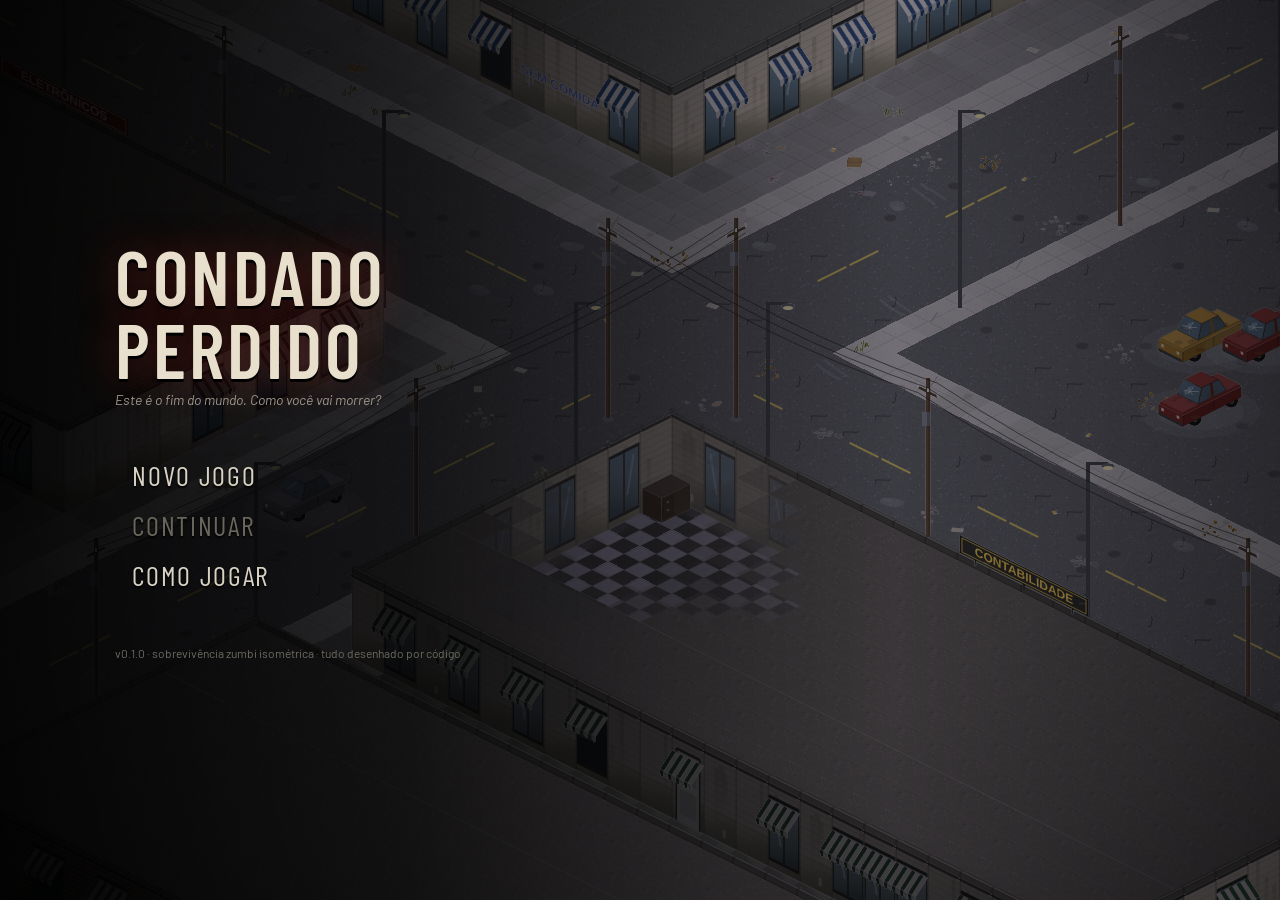
<file: jogo-zumbi/index.html>
<!DOCTYPE html>
<html lang="pt-BR">
<head>
<meta charset="UTF-8">
<meta name="viewport" content="width=device-width, initial-scale=1">
<title>Condado Perdido</title>
<link rel="preconnect" href="https://fonts.googleapis.com">
<link rel="stylesheet" href="https://fonts.googleapis.com/css2?family=Barlow:wght@400;500;600&family=Barlow+Condensed:wght@500;600&family=Share+Tech+Mono&display=swap">
<link rel="stylesheet" href="css/style.css">
</head>
<body>
<canvas id="game"></canvas>
<div id="ui"></div>
<script src="js/config.js"></script>
<script src="js/util.js"></script>
<script src="js/data.js"></script>
<script src="js/notes.js"></script>
<script src="js/world.js"></script>
<script src="js/worldgen.js"></script>
<script src="js/sprites.js"></script>
<script src="js/fov.js"></script>
<script src="js/render.js"></script>
<script src="js/input.js"></script>
<script src="js/items.js"></script>
<script src="js/player.js"></script>
<script src="js/path.js"></script>
<script src="js/zombies.js"></script>
<script src="js/combat.js"></script>
<script src="js/body.js"></script>
<script src="js/time.js"></script>
<script src="js/fx.js"></script>
<script src="js/ambient.js"></script>
<script src="js/fire.js"></script>
<script src="js/horde.js"></script>
<script src="js/actions.js"></script>
<script src="js/use.js"></script>
<script src="js/survival.js"></script>
<script src="js/animals.js"></script>
<script src="js/radio.js"></script>
<script src="js/journal.js"></script>
<script src="js/vehicles.js"></script>
<script src="js/audio.js"></script>
<script src="js/music.js"></script>
<script src="js/save.js"></script>
<script src="js/ui.js"></script>
<script src="js/game.js"></script>
<script src="js/main.js"></script>
</body>
</html>
</file>
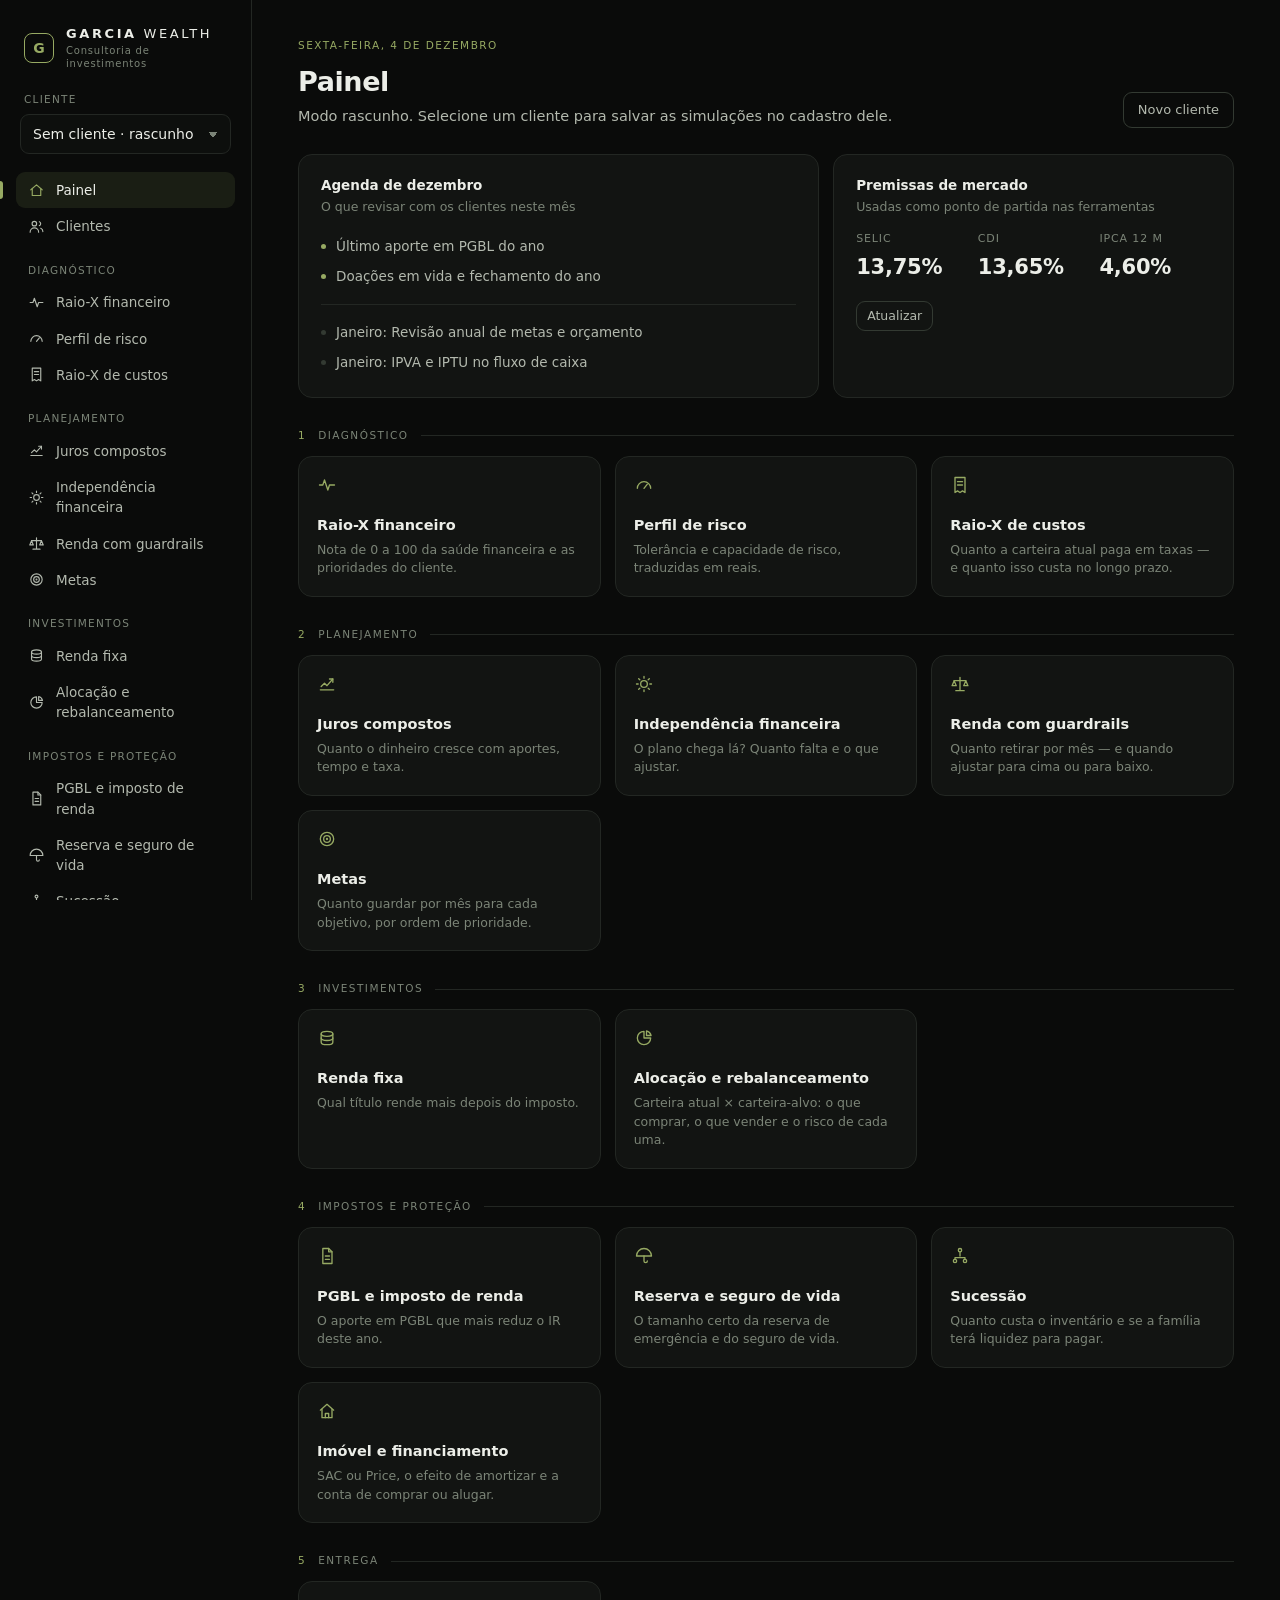
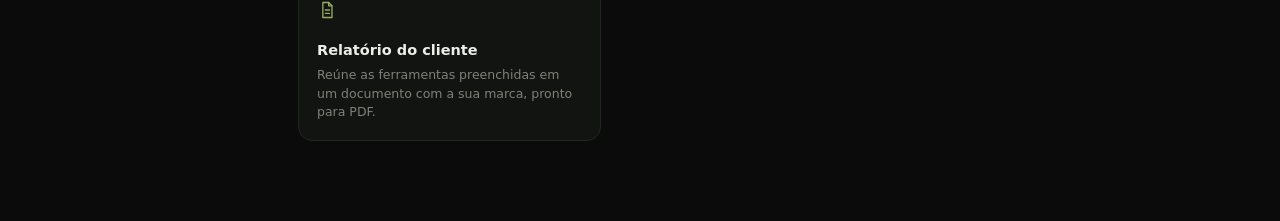
<file: consultor.html>
<!DOCTYPE html>
<html lang="pt-BR">
<head>
<meta charset="utf-8">
<meta name="viewport" content="width=device-width, initial-scale=1">
<title>GARCIA WEALTH · Ferramentas do consultor</title>
<style>
:root {
  --bg: #0a0b0a; --surface: #121412; --surface2: #191c19; --field: #0d0f0d;
  --line: #232723; --line2: #333a32;
  --text: #eceee8; --text2: #b3b9ae; --muted: #7b8477;
  --accent: #97aa63; --accent-strong: #b2c57c; --accent-soft: rgba(151, 170, 99, .12); --on-accent: #0c0e09;
  --c1: #7d9a3c; --c2: #3f8fd0; --c3: #c98500; --c4: #b565c9; --c5: #d95926;
  --good: #0ca30c; --warn: #fab219; --serious: #ec835a; --crit: #d03b3b;
  --radius: 14px; --shadow: 0 18px 50px rgba(0, 0, 0, .55);
  color-scheme: dark;
}
* { box-sizing: border-box; }
html, body { margin: 0; height: 100%; }
body {
  background: var(--bg); color: var(--text);
  font: 14px/1.5 "Inter", "Segoe UI", system-ui, -apple-system, "Helvetica Neue", Arial, sans-serif;
  -webkit-font-smoothing: antialiased; font-variant-numeric: tabular-nums;
}
button, input, select, textarea { font: inherit; color: inherit; }
button { cursor: pointer; }
::selection { background: rgba(151, 170, 99, .35); }
::-webkit-scrollbar { width: 10px; height: 10px; }
::-webkit-scrollbar-thumb { background: #2a2f29; border-radius: 10px; border: 2px solid var(--bg); }

#app { display: grid; grid-template-columns: 252px 1fr; min-height: 100vh; }

/* ---------- barra lateral ---------- */
.side { position: sticky; top: 0; height: 100vh; display: flex; flex-direction: column; border-right: 1px solid var(--line); padding: 26px 16px 16px; overflow-y: auto; }
.brand { display: flex; align-items: center; gap: 12px; padding: 0 8px 22px; }
.brand-mark { width: 30px; height: 30px; border: 1.5px solid var(--accent); border-radius: 8px; display: grid; place-items: center; font-weight: 600; font-size: 14px; color: var(--accent); letter-spacing: 0; flex: none; }
.brand-name { font-size: 13px; letter-spacing: .2em; line-height: 1.25; font-weight: 300; text-transform: uppercase; }
.brand-name b { font-weight: 700; }
.brand-name small { display: block; font-size: 10px; letter-spacing: .08em; color: var(--muted); text-transform: none; margin-top: 3px; font-weight: 400; }
.client-box { margin: 0 4px 18px; }
.client-box label { display: block; font-size: 10.5px; letter-spacing: .12em; text-transform: uppercase; color: var(--muted); margin: 0 4px 6px; }
.nav-group { font-size: 10.5px; letter-spacing: .12em; text-transform: uppercase; color: var(--muted); margin: 18px 12px 6px; }
.nav a { display: flex; align-items: center; gap: 11px; padding: 8px 12px; border-radius: 9px; color: var(--text2); text-decoration: none; font-size: 13.5px; position: relative; }
.nav a:hover { background: var(--surface); color: var(--text); }
.nav a.on { background: var(--accent-soft); color: var(--text); }
.nav a.on::before { content: ""; position: absolute; left: -16px; top: 9px; bottom: 9px; width: 3px; border-radius: 0 3px 3px 0; background: var(--accent); }
.nav a.on .ico { color: var(--accent); }
.nav .tick { margin-left: auto; width: 6px; height: 6px; border-radius: 50%; background: var(--accent); }
.ico { width: 17px; height: 17px; flex: none; fill: none; stroke: currentColor; stroke-width: 1.6; stroke-linecap: round; stroke-linejoin: round; }
.side-foot { margin-top: auto; padding: 18px 12px 0; font-size: 11px; color: var(--muted); }

/* ---------- área principal ---------- */
main { padding: 38px 46px 80px; min-width: 0; max-width: 1320px; width: 100%; }
.th { display: flex; align-items: flex-end; justify-content: space-between; gap: 20px; margin-bottom: 26px; }
.th h1 { font-size: 27px; font-weight: 600; letter-spacing: -.015em; margin: 0 0 4px; }
.th p { margin: 0; color: var(--text2); font-size: 14.5px; }
.eyebrow { font-size: 10.5px; letter-spacing: .14em; text-transform: uppercase; color: var(--accent); margin-bottom: 8px; }
.th-actions { display: flex; gap: 8px; flex: none; }

.btn { text-decoration: none; height: 36px; padding: 0 14px; border-radius: 9px; border: 1px solid var(--line2); background: transparent; color: var(--text2); font-size: 13px; display: inline-flex; align-items: center; gap: 8px; white-space: nowrap; }
.btn:hover { border-color: var(--accent); color: var(--text); }
.btn.primary { background: var(--accent); border-color: var(--accent); color: var(--on-accent); font-weight: 600; }
.btn.primary:hover { background: var(--accent-strong); border-color: var(--accent-strong); color: var(--on-accent); }
.btn.ghost { border-color: transparent; }
.btn.danger:hover { border-color: var(--crit); color: #ff8f8f; }
.btn.sm { height: 30px; padding: 0 10px; font-size: 12.5px; }
.btn.on { border-color: var(--accent); color: var(--text); background: var(--accent-soft); }

.tool { display: grid; grid-template-columns: 348px 1fr; gap: 26px; align-items: start; }
.tool.wide { grid-template-columns: 1fr; }
.panel { background: var(--surface); border: 1px solid var(--line); border-radius: var(--radius); padding: 22px; }
.form { display: grid; gap: 14px; }
.tool:not(.wide) .form { position: sticky; top: 24px; max-height: calc(100vh - 48px); overflow-y: auto; }
.tool.wide .form { grid-template-columns: repeat(4, minmax(0, 1fr)); }
.tool.wide .form .sec, .tool.wide .form .tbl, .tool.wide .form .presets { grid-column: 1 / -1; }
.sec { font-size: 10.5px; letter-spacing: .13em; text-transform: uppercase; color: var(--muted); padding-top: 12px; margin-top: 4px; border-top: 1px solid var(--line); }
.f { display: grid; grid-template-columns: minmax(0, 1fr); gap: 6px; min-width: 0; }
.fl { font-size: 12.5px; color: var(--text2); display: flex; align-items: center; gap: 6px; }
.fi { display: flex; align-items: center; height: 40px; background: var(--field); border: 1px solid var(--line); border-radius: 9px; padding: 0 12px; gap: 8px; transition: border-color .12s; }
.fi:focus-within { border-color: var(--accent); }
.fi em { font-style: normal; color: var(--muted); font-size: 12.5px; flex: none; }
.fi input { flex: 1; min-width: 0; background: none; border: 0; outline: 0; height: 100%; text-align: right; font-variant-numeric: tabular-nums; }
.fi input.txt { text-align: left; }
select, textarea, .plain { width: 100%; height: 40px; background: var(--field); border: 1px solid var(--line); border-radius: 9px; padding: 0 12px; outline: 0; }
select:focus, textarea:focus, .plain:focus { border-color: var(--accent); }
textarea { height: 84px; padding: 10px 12px; resize: vertical; }
select { appearance: none; background-image: linear-gradient(45deg, transparent 50%, var(--muted) 50%), linear-gradient(135deg, var(--muted) 50%, transparent 50%); background-position: calc(100% - 17px) 17px, calc(100% - 12px) 17px; background-size: 5px 5px; background-repeat: no-repeat; padding-right: 30px; }
select option { background: var(--surface); }
.q { width: 15px; height: 15px; border-radius: 50%; border: 1px solid var(--line2); color: var(--muted); font-size: 10px; font-style: normal; display: inline-grid; place-items: center; cursor: help; flex: none; }
.q:hover { border-color: var(--accent); color: var(--accent); }
.sw { display: flex; align-items: center; gap: 10px; cursor: pointer; font-size: 13px; color: var(--text2); min-height: 40px; }
.sw input { appearance: none; width: 34px; height: 20px; border-radius: 20px; background: var(--line2); position: relative; outline: 0; cursor: pointer; flex: none; transition: background .15s; margin: 0; }
.sw input::after { content: ""; position: absolute; top: 3px; left: 3px; width: 14px; height: 14px; border-radius: 50%; background: var(--text2); transition: transform .15s; }
.sw input:checked { background: var(--accent); }
.sw input:checked::after { transform: translateX(14px); background: var(--on-accent); }

.choice { display: grid; gap: 7px; }
.choice-q { font-size: 13px; color: var(--text); }
.choice-q span { color: var(--muted); margin-right: 6px; }
.choice-o { display: grid; gap: 5px; }
.choice-o button { text-align: left; padding: 8px 11px; border-radius: 8px; border: 1px solid var(--line); background: var(--field); color: var(--text2); font-size: 12.5px; }
.choice-o button:hover { border-color: var(--line2); color: var(--text); }
.choice-o button.on { border-color: var(--accent); background: var(--accent-soft); color: var(--text); }

.tbl { display: grid; gap: 6px; }
.tr { display: grid; gap: 8px; align-items: center; }
.tr.head { font-size: 11px; letter-spacing: .08em; text-transform: uppercase; color: var(--muted); padding: 0 2px 2px; }
.tr.head > span { display: flex; align-items: center; gap: 6px; }
.tr .fi { height: 36px; }
.tr select { height: 36px; background-position: calc(100% - 17px) 15px, calc(100% - 12px) 15px; }
.tr .lbl { font-size: 13.5px; color: var(--text); }
.tr .del { width: 30px; height: 30px; border-radius: 8px; border: 0; background: none; color: var(--muted); font-size: 17px; line-height: 1; }
.tr .del:hover { background: var(--surface2); color: #ff8f8f; }
.tr .sw { justify-content: center; min-height: 36px; }
.tbl .add { justify-self: start; margin-top: 4px; }
.presets { display: flex; align-items: center; gap: 8px; flex-wrap: wrap; }
.presets span { font-size: 12.5px; color: var(--muted); margin-right: 4px; }

/* ---------- resultados ---------- */
.results { display: grid; gap: 18px; min-width: 0; }
.kpis { display: grid; grid-template-columns: repeat(auto-fit, minmax(200px, 1fr)); gap: 14px; }
.kpis.k4 { grid-template-columns: repeat(2, minmax(0, 1fr)); }
.tool.wide .kpis.k4 { grid-template-columns: repeat(4, minmax(0, 1fr)); }
.kpi { background: var(--surface); border: 1px solid var(--line); border-radius: var(--radius); padding: 18px 20px; min-width: 0; }
.kpi.hero { border-color: rgba(151, 170, 99, .45); background: linear-gradient(180deg, rgba(151, 170, 99, .09), rgba(151, 170, 99, .02) 70%), var(--surface); }
.kpi-l { font-size: 10.5px; letter-spacing: .12em; text-transform: uppercase; color: var(--muted); }
.kpi-v { font-size: 25px; font-weight: 600; letter-spacing: -.02em; margin-top: 8px; white-space: nowrap; overflow: hidden; text-overflow: ellipsis; }
.kpi.hero .kpi-v { font-size: 31px; }
.tool:not(.wide) .kpis:not(.k4) .kpi.mid .kpi-v { font-size: 23px; margin-top: 12px; }
.kpi.long .kpi-v { font-size: 19px; line-height: 1.3; white-space: normal; margin-top: 10px; }
.kpi-s { font-size: 12.5px; color: var(--text2); margin-top: 3px; }
.dot { display: inline-block; width: 8px; height: 8px; border-radius: 50%; margin-right: 7px; vertical-align: 1px; }
.insight { border-left: 2px solid var(--accent); padding: 4px 0 4px 18px; font-size: 15.5px; line-height: 1.6; color: var(--text); max-width: 860px; }
.insight b { font-weight: 600; color: var(--accent-strong); }
.card { background: var(--surface); border: 1px solid var(--line); border-radius: var(--radius); padding: 20px 22px; min-width: 0; }
.card-t { font-size: 13.5px; font-weight: 600; margin: 0 0 3px; }
.card-s { font-size: 12.5px; color: var(--muted); margin: 0 0 14px; }
.grid2 { display: grid; grid-template-columns: repeat(2, minmax(0, 1fr)); gap: 18px; }
.warn-box { border: 1px solid rgba(250, 178, 25, .4); background: rgba(250, 178, 25, .07); border-radius: 10px; padding: 11px 14px; font-size: 13.5px; color: var(--text); }
details.more { border: 1px solid var(--line); border-radius: var(--radius); background: var(--surface); }
details.more summary { padding: 14px 20px; font-size: 13px; color: var(--text2); cursor: pointer; list-style: none; display: flex; align-items: center; gap: 8px; }
details.more summary::-webkit-details-marker { display: none; }
details.more summary::before { content: "+"; color: var(--accent); font-size: 16px; width: 12px; }
details.more[open] summary::before { content: "–"; }
details.more .inner { padding: 0 20px 18px; }
.method { font-size: 12.5px; color: var(--muted); line-height: 1.6; }

table.t { width: 100%; border-collapse: collapse; font-size: 13.5px; }
table.t th { text-align: right; font-size: 10.5px; letter-spacing: .1em; text-transform: uppercase; color: var(--muted); font-weight: 500; padding: 8px 10px; border-bottom: 1px solid var(--line); }
table.t td { text-align: right; padding: 10px 10px; border-bottom: 1px solid var(--line); white-space: nowrap; }
table.t th:first-child, table.t td:first-child { text-align: left; padding-left: 0; white-space: normal; }
table.t th:last-child, table.t td:last-child { padding-right: 0; }
table.t tr:last-child td { border-bottom: 0; }
table.t tr.best td { color: var(--text); }
table.t tr.best td:first-child::after { content: attr(data-badge); margin-left: 8px; font-size: 10px; letter-spacing: .08em; text-transform: uppercase; color: var(--on-accent); background: var(--accent); padding: 2px 6px; border-radius: 4px; }
table.t tfoot td { border-top: 1px solid var(--line2); border-bottom: 0; font-weight: 600; }
.pos { color: var(--accent-strong); } .neg { color: #e8866b; } .mut { color: var(--muted); }
.tag { display: inline-block; font-size: 10.5px; letter-spacing: .06em; text-transform: uppercase; padding: 2px 7px; border-radius: 5px; border: 1px solid var(--line2); color: var(--text2); }

/* gráficos */
.chart { position: relative; }
.chart svg { display: block; width: 100%; height: auto; overflow: visible; }
.chart text { fill: var(--muted); font-size: 11px; font-family: inherit; }
.chart .grid { stroke: var(--line); stroke-width: 1; }
.chart .xh { stroke: var(--line2); stroke-width: 1; display: none; }
.legend { display: flex; flex-wrap: wrap; gap: 16px; margin-bottom: 10px; font-size: 12.5px; color: var(--text2); }
.legend i { display: inline-block; width: 14px; height: 3px; border-radius: 2px; margin-right: 7px; vertical-align: middle; }
.legend i.band { height: 10px; opacity: .3; }
.bars { display: grid; gap: 11px; }
.bar-row { display: grid; grid-template-columns: minmax(120px, 34%) 1fr auto; gap: 14px; align-items: center; font-size: 13px; }
.bar-row .bl { color: var(--text2); min-width: 0; overflow: hidden; text-overflow: ellipsis; white-space: nowrap; }
.bar-row .bl small { display: block; color: var(--muted); font-size: 11.5px; }
.bar-track { height: 10px; background: var(--field); border-radius: 3px; position: relative; }
.bar-fill { position: absolute; left: 0; top: 0; bottom: 0; border-radius: 0 4px 4px 0; background: var(--c1); min-width: 2px; }
.bar-mark { position: absolute; top: -3px; bottom: -3px; width: 2px; background: var(--text); border-radius: 1px; }
.bar-row .bv { text-align: right; white-space: nowrap; min-width: 84px; }
.bars.two .bar-track { height: 18px; background: none; }
.bars.two .bar-fill { height: 7px; bottom: auto; }
.bars.two .bar-fill.b2 { top: 10px; background: var(--c2); }
.score { display: flex; align-items: baseline; gap: 10px; }
.score b { font-size: 54px; font-weight: 600; letter-spacing: -.03em; line-height: 1; }
.score span { color: var(--muted); font-size: 15px; }

/* painel inicial */
.cards { display: grid; grid-template-columns: repeat(auto-fill, minmax(238px, 1fr)); gap: 14px; }
.tcard { display: block; text-decoration: none; color: inherit; background: var(--surface); border: 1px solid var(--line); border-radius: var(--radius); padding: 18px; transition: border-color .12s, transform .12s; position: relative; }
.tcard:hover { border-color: var(--accent); transform: translateY(-1px); }
.tcard .ico { width: 20px; height: 20px; color: var(--accent); margin-bottom: 14px; }
.tcard h3 { font-size: 14.5px; font-weight: 600; margin: 0 0 4px; }
.tcard p { font-size: 12.5px; color: var(--muted); margin: 0; line-height: 1.5; }
.tcard .done { position: absolute; top: 18px; right: 18px; font-size: 10px; letter-spacing: .08em; text-transform: uppercase; color: var(--accent); }
.group-t { font-size: 10.5px; letter-spacing: .14em; text-transform: uppercase; color: var(--muted); margin: 30px 0 12px; display: flex; align-items: center; gap: 12px; }
.group-t::after { content: ""; flex: 1; height: 1px; background: var(--line); }
.group-t b { color: var(--accent); font-weight: 500; }
.strip { display: grid; grid-template-columns: 1.3fr 1fr; gap: 14px; }
.agenda li { display: flex; gap: 10px; align-items: baseline; padding: 5px 0; font-size: 13.5px; color: var(--text2); }
.agenda ul { list-style: none; margin: 0; padding: 0; }
.agenda li::before { content: ""; width: 5px; height: 5px; border-radius: 50%; background: var(--accent); flex: none; transform: translateY(-2px); }
.agenda .next { margin-top: 12px; padding-top: 12px; border-top: 1px solid var(--line); }
.agenda .next li::before { background: var(--line2); }
.prem { display: grid; grid-template-columns: repeat(3, 1fr); gap: 10px; }
.prem div { font-size: 11px; color: var(--muted); letter-spacing: .08em; text-transform: uppercase; }
.prem b { display: block; font-size: 21px; color: var(--text); letter-spacing: -.01em; margin-top: 4px; font-weight: 600; text-transform: none; }

.clist { display: grid; gap: 10px; }
.crow { display: grid; grid-template-columns: 1fr auto; gap: 16px; align-items: center; background: var(--surface); border: 1px solid var(--line); border-radius: var(--radius); padding: 16px 20px; }
.crow.on { border-color: rgba(151, 170, 99, .5); }
.crow h3 { margin: 0 0 2px; font-size: 15px; font-weight: 600; }
.crow p { margin: 0; font-size: 12.5px; color: var(--muted); }
.crow .acts { display: flex; gap: 6px; }
.empty { border: 1px dashed var(--line2); border-radius: var(--radius); padding: 44px 20px; text-align: center; color: var(--muted); }
.empty b { display: block; color: var(--text); font-size: 15px; margin-bottom: 6px; font-weight: 600; }
.empty .btn { margin-top: 16px; }
.cfg { display: grid; grid-template-columns: repeat(2, minmax(0, 1fr)); gap: 18px; align-items: start; }
.cfg .form { position: static; }
.row-btns { display: flex; gap: 8px; flex-wrap: wrap; }

/* modal, avisos e dicas */
.overlay { position: fixed; inset: 0; background: rgba(0, 0, 0, .66); display: grid; place-items: center; z-index: 50; padding: 20px; }
.modal { width: min(560px, 100%); max-height: 90vh; overflow: auto; background: var(--surface); border: 1px solid var(--line2); border-radius: 16px; padding: 26px; box-shadow: var(--shadow); }
.modal h2 { margin: 0 0 6px; font-size: 18px; font-weight: 600; }
.modal p { margin: 0 0 18px; color: var(--text2); }
.modal .form { grid-template-columns: 1fr 1fr; }
.modal .form .full { grid-column: 1 / -1; }
.modal-foot { display: flex; justify-content: flex-end; gap: 8px; margin-top: 22px; }
#toasts { position: fixed; right: 22px; bottom: 22px; display: grid; gap: 8px; z-index: 60; }
.toast { background: var(--surface2); border: 1px solid var(--line2); border-left: 3px solid var(--accent); border-radius: 10px; padding: 11px 16px; font-size: 13.5px; box-shadow: var(--shadow); max-width: 360px; }
.toast.err { border-left-color: var(--crit); }
#tip { position: fixed; z-index: 70; pointer-events: none; background: #1d211d; border: 1px solid var(--line2); border-radius: 9px; padding: 9px 12px; font-size: 12.5px; color: var(--text); box-shadow: var(--shadow); display: none; max-width: 280px; line-height: 1.5; }
#tip .tt { color: var(--muted); font-size: 11px; letter-spacing: .08em; text-transform: uppercase; margin-bottom: 5px; }
#tip .tr2 { display: flex; justify-content: space-between; gap: 18px; white-space: nowrap; }
#tip .tr2 i { display: inline-block; width: 8px; height: 8px; border-radius: 2px; margin-right: 7px; }

/* relatório */
.report { background: var(--surface); border: 1px solid var(--line); border-radius: var(--radius); padding: 44px 48px; max-width: 920px; }
.rep-head { display: flex; justify-content: space-between; align-items: flex-end; gap: 20px; padding-bottom: 22px; border-bottom: 1px solid var(--line2); margin-bottom: 8px; }
.rep-head .brand { padding: 0; }
.rep-meta { text-align: right; font-size: 12.5px; color: var(--text2); }
.rep-meta b { display: block; font-size: 17px; color: var(--text); font-weight: 600; }
.rep-sec { padding: 26px 0; border-bottom: 1px solid var(--line); break-inside: avoid; }
.rep-sec h2 { font-size: 16px; margin: 0 0 14px; font-weight: 600; display: flex; align-items: center; gap: 10px; }
.rep-sec h2 .ico { color: var(--accent); }
.rep-sec .kpis { grid-template-columns: repeat(4, minmax(0, 1fr)); gap: 10px; margin-bottom: 14px; }
.rep-sec .kpi { padding: 12px 14px; }
.rep-sec .kpi-v, .rep-sec .kpi.hero .kpi-v { font-size: 18px; }
.rep-sec .insight { font-size: 14px; }
.rep-sec .card { margin-top: 14px; border: 0; padding: 0; background: none; }
.rep-sec .chart { max-width: 660px; }
.rep-sec .grid2 { grid-template-columns: 1fr; }
.rep-foot { padding-top: 20px; font-size: 11px; color: var(--muted); line-height: 1.6; }
.checks { display: flex; flex-wrap: wrap; gap: 8px; margin-bottom: 20px; }

@media (max-width: 1080px) {
  #app { grid-template-columns: 1fr; }
  .side { position: static; height: auto; border-right: 0; border-bottom: 1px solid var(--line); }
  main { padding: 26px 20px 60px; }
  .tool, .grid2, .strip, .cfg { grid-template-columns: 1fr; }
  .tool:not(.wide) .form { position: static; max-height: none; }
  .tool.wide .form { grid-template-columns: repeat(2, minmax(0, 1fr)); }
}

@media print {
  :root {
    --bg: #fff; --surface: #fff; --surface2: #f4f5f1; --field: #f4f5f1; --line: #dfe2d9; --line2: #c5cabd;
    --text: #151713; --text2: #3d4239; --muted: #6c7366; --accent: #5f7a22; --accent-strong: #4b6218; --accent-soft: rgba(95, 122, 34, .1);
    --c1: #5f7a22; --c2: #2a6fb5; --c3: #a86e00; --c4: #9a48b0; --c5: #c04a1c; color-scheme: light;
  }
  @page { margin: 14mm; }
  body { background: #fff; }
  #app { display: block; }
  .side, .th, .checks, #toasts, #tip, .no-print { display: none !important; }
  main { padding: 0; max-width: none; }
  .report { border: 0; padding: 0; max-width: none; }
  .kpi.hero { background: #fff; }
  * { -webkit-print-color-adjust: exact; print-color-adjust: exact; }
}
</style>
</head>
<body>
<div id="app">
  <aside class="side">
    <div class="brand" id="brandBox"></div>
    <div class="client-box">
      <label for="clientSelect">Cliente</label>
      <select id="clientSelect"></select>
    </div>
    <nav class="nav" id="nav"></nav>
    <div class="side-foot" id="sideFoot"></div>
  </aside>
  <main id="main"></main>
</div>
<div id="modalRoot"></div>
<div id="toasts"></div>
<div id="tip"></div>
<script>
(function () {
  'use strict';

  /* =====================================================================
     1. CONSTANTES — tudo que é configuração/dado estático fica aqui em cima
     ===================================================================== */
  const APP_VERSION = '1.0.0';
  const CURRENT_SCHEMA_VERSION = 1;
  const DB_NAME = 'garcia-wealth-suite';
  const DB_VERSION = 1;
  const DB_STORE = 'kv';
  const STATE_KEY = 'state';
  const BRAND_DEFAULT = 'GARCIA WEALTH';
  const TAGLINE_DEFAULT = 'Consultoria de investimentos';
  const MC_SEED = 20261110;
  const MC_SIMS = 1000;
  // Renda com guardrails: margem de longevidade no prazo e queda de renda considerada aceitável
  const RENDA_MARGEM_ANOS = 3;
  const RENDA_PISO_FIRME = 0.8;

  // Premissas de mercado (editáveis em Configurações). Referência: nov/2026.
  const DEFAULT_PREMISSAS = { selic: 13.75, cdi: 13.65, ipca: 4.6, tr: 2.0 };

  // IR regressivo da renda fixa: [prazo máximo em dias, alíquota %]
  const IR_RENDA_FIXA = [[180, 22.5], [360, 20], [720, 17.5], [Infinity, 15]];
  // IOF regressivo sobre o rendimento, dias 1 a 30
  const IOF_TABELA = [96, 93, 90, 86, 83, 80, 76, 73, 70, 66, 63, 60, 56, 53, 50, 46, 43, 40, 36, 33, 30, 26, 23, 20, 16, 13, 10, 6, 3, 0];
  // Poupança: Selic acima do gatilho rende 0,5% a.m. + TR; abaixo, 70% da Selic + TR
  const POUPANCA_GATILHO_SELIC = 8.5;
  const POUPANCA_TAXA_MENSAL = 0.5;
  const POUPANCA_PCT_SELIC = 70;

  // IRPF anual (ano-calendário 2026 = 12 × tabela mensal): [teto da base, alíquota %, parcela a deduzir]
  const IRPF_ANUAL = [[29145.60, 0, 0], [33919.80, 7.5, 2185.92], [45012.60, 15, 4729.92], [55976.16, 22.5, 8105.88], [Infinity, 27.5, 10904.76]];
  // Redutor da Lei 15.270/2025 (isenção efetiva até R$ 60 mil/ano, redução parcial até R$ 88,2 mil)
  const IRPF_REDUTOR = { isento: 60000, limite: 88200, maximo: 2694.15, a: 8429.73, b: 0.095575 };
  const IRPF_DEPENDENTE = 2275.08;
  const IRPF_SIMPLIFICADO_PCT = 20;
  const IRPF_SIMPLIFICADO_TETO = 16754.34;
  const PGBL_LIMITE_PCT = 12;
  // Tabela regressiva da previdência: [anos até, alíquota %]
  const PREV_REGRESSIVA = [[2, 35], [4, 30], [6, 25], [8, 20], [10, 15], [Infinity, 10]];
  const COME_COTAS_PCT = 15;

  // Classes de ativos: retorno real esperado e volatilidade (% a.a.) — premissas de longo prazo
  const ASSET_CLASSES = [
    { id: 'pos', name: 'Pós-fixado (CDI)', ret: 4.5, vol: 1 },
    { id: 'ipca', name: 'Inflação (IPCA+)', ret: 6, vol: 7 },
    { id: 'pre', name: 'Prefixado', ret: 5.5, vol: 6 },
    { id: 'multi', name: 'Multimercado', ret: 5.5, vol: 6 },
    { id: 'acoes', name: 'Ações Brasil', ret: 8, vol: 24 },
    { id: 'fii', name: 'Fundos imobiliários', ret: 7, vol: 14 },
    { id: 'ext', name: 'Exterior', ret: 7, vol: 17 },
    { id: 'alt', name: 'Alternativos', ret: 8, vol: 30 }
  ];
  // Correlações na mesma ordem de ASSET_CLASSES
  const ASSET_CORR = [
    [1, 0.1, 0.1, 0.1, 0, 0, 0, 0],
    [0.1, 1, 0.7, 0.4, 0.4, 0.4, -0.1, 0.1],
    [0.1, 0.7, 1, 0.4, 0.4, 0.4, -0.2, 0.1],
    [0.1, 0.4, 0.4, 1, 0.5, 0.3, 0.1, 0.2],
    [0, 0.4, 0.4, 0.5, 1, 0.5, 0.2, 0.3],
    [0, 0.4, 0.4, 0.3, 0.5, 1, 0, 0.2],
    [0, -0.1, -0.2, 0.1, 0.2, 0, 1, 0.3],
    [0, 0.1, 0.1, 0.2, 0.3, 0.2, 0.3, 1]
  ];
  const PROFILES = [
    { id: 'conservador', name: 'Conservador' },
    { id: 'moderado', name: 'Moderado' },
    { id: 'arrojado', name: 'Arrojado' },
    { id: 'agressivo', name: 'Agressivo' }
  ];
  const MODEL_PORTFOLIOS = {
    conservador: { pos: 70, ipca: 20, pre: 5, multi: 5, acoes: 0, fii: 0, ext: 0, alt: 0 },
    moderado: { pos: 40, ipca: 25, pre: 5, multi: 10, acoes: 8, fii: 5, ext: 7, alt: 0 },
    arrojado: { pos: 20, ipca: 25, pre: 5, multi: 10, acoes: 18, fii: 7, ext: 13, alt: 2 },
    agressivo: { pos: 8, ipca: 20, pre: 2, multi: 8, acoes: 30, fii: 8, ext: 20, alt: 4 }
  };
  // Choques aproximados por classe (%), com base em índices de mercado no período
  const STRESS_SCENARIOS = [
    { id: 'c2008', name: 'Crise global · ano de 2008', s: { pos: 12, ipca: 11, pre: 14, multi: 5, acoes: -41, fii: -15, ext: -19, alt: -25 } },
    { id: 'c2015', name: 'Crise fiscal · ano de 2015', s: { pos: 13, ipca: 9, pre: 7, multi: 17, acoes: -13, fii: 5, ext: 46, alt: 0 } },
    { id: 'c2020', name: 'Covid · 1º tri de 2020', s: { pos: 1, ipca: -6, pre: 1, multi: -6, acoes: -37, fii: -22, ext: 3, alt: -15 } }
  ];

  const RISK_QUESTIONS = [
    { k: 'q1', dim: 'cap', q: 'Por quanto tempo o dinheiro pode ficar investido?', o: ['Menos de 2 anos', '2 a 5 anos', '5 a 10 anos', 'Mais de 10 anos'] },
    { k: 'q2', dim: 'cap', q: 'Como é a sua renda?', o: ['Instável', 'Razoavelmente estável', 'Estável', 'Estável e com folga'] },
    { k: 'q3', dim: 'cap', q: 'Sua reserva de emergência cobre quantos meses?', o: ['Menos de 3', '3 a 6', '6 a 12', 'Mais de 12'] },
    { k: 'q4', dim: 'cap', q: 'Quanto do seu patrimônio está nesta carteira?', o: ['Quase tudo', 'Mais da metade', 'Menos da metade', 'Uma parte pequena'] },
    { k: 'q5', dim: 'tol', q: 'A carteira caiu 20% em seis meses. Você…', o: ['Resgata tudo', 'Resgata uma parte', 'Mantém', 'Investe mais'] },
    { k: 'q6', dim: 'tol', q: 'Qual é o seu objetivo principal?', o: ['Preservar o capital', 'Renda com pouca oscilação', 'Crescer aceitando oscilações', 'Maximizar o retorno'] },
    { k: 'q7', dim: 'tol', q: 'Sua experiência com renda variável', o: ['Nenhuma', 'Pouca', 'Alguns anos', 'Já atravessei crises investido'] },
    { k: 'q8', dim: 'tol', q: 'Qual resultado de 1 ano você aceitaria?', o: ['+8% ou −2%', '+12% ou −8%', '+18% ou −15%', '+25% ou −25%'] }
  ];
  const RISK_CUTS = [3, 6, 9]; // pontuação máxima de cada perfil (0–12 por dimensão)

  // Alíquotas de referência do ITCMD (causa mortis). Confirmar sempre na SEFAZ do estado.
  const ITCMD_UF = [
    { uf: 'SP', name: 'São Paulo', ref: 4, faixa: '4% fixa' },
    { uf: 'MG', name: 'Minas Gerais', ref: 5, faixa: '5% fixa' },
    { uf: 'PR', name: 'Paraná', ref: 4, faixa: '4% fixa' },
    { uf: 'MS', name: 'Mato Grosso do Sul', ref: 6, faixa: '6% fixa' },
    { uf: 'RJ', name: 'Rio de Janeiro', ref: 8, faixa: '4% a 8%' },
    { uf: 'RS', name: 'Rio Grande do Sul', ref: 6, faixa: 'até 6%' },
    { uf: 'GO', name: 'Goiás', ref: 8, faixa: '2% a 8%' },
    { uf: 'MT', name: 'Mato Grosso', ref: 8, faixa: '2% a 8%' },
    { uf: 'XX', name: 'Outro estado', ref: 4, faixa: '2% a 8%' }
  ];
  const ITCMD_TETO = 8;

  const RESERVA_MESES = { servidor: 3, clt: 6, autonomo: 12 };
  const HEALTH_WEIGHTS = { poupanca: 20, reserva: 20, parcelas: 15, endividamento: 10, liquidez: 10, protecao: 10, aposentadoria: 15 };
  // Referência de patrimônio investido em múltiplos da renda anual, por idade
  const RETIRE_BENCH = [[22, 0], [30, 1], [35, 2], [40, 3], [45, 4], [50, 6], [55, 7], [60, 8], [67, 10]];
  const MILESTONES = [100000, 500000, 1000000, 5000000];

  const MONTHS = ['Janeiro', 'Fevereiro', 'Março', 'Abril', 'Maio', 'Junho', 'Julho', 'Agosto', 'Setembro', 'Outubro', 'Novembro', 'Dezembro'];
  const SERVICE_CALENDAR = [
    ['Revisão anual de metas e orçamento', 'IPVA e IPTU no fluxo de caixa'],
    ['Reunir informes de rendimento', 'Checar reserva de emergência'],
    ['Preparar a declaração de IR', 'Revisar ganhos de capital do ano anterior'],
    ['Entregar a declaração de IR', 'Planejar o uso da restituição'],
    ['Come-cotas dos fundos', 'Rebalanceamento da carteira'],
    ['Revisão semestral do plano', 'Atualizar perfil de risco'],
    ['Check-up de seguros e proteção', 'Revisar dependentes e beneficiários'],
    ['Revisão de sucessão', 'Custos de inventário atualizados'],
    ['Planejamento tributário do ano', 'Projetar a renda tributável'],
    ['Simular o aporte ideal em PGBL', 'Revisar custos da carteira'],
    ['Come-cotas dos fundos', '13º salário: aportes e PGBL'],
    ['Último aporte em PGBL do ano', 'Doações em vida e fechamento do ano']
  ];

  const ICONS = {
    home: '<path d="M4 11l8-7 8 7"/><path d="M6 10v9h12v-9"/>',
    users: '<circle cx="9" cy="8" r="3.2"/><path d="M3 20c0-3.3 2.7-6 6-6s6 2.7 6 6"/><path d="M16 5.2a3 3 0 010 5.6"/><path d="M18 14.5c1.8.8 3 2.6 3 4.7"/>',
    pulse: '<path d="M3 12h4l2-6 4 12 2-6h6"/>',
    shield: '<path d="M12 3l7 3v5c0 4.5-3 8.2-7 10-4-1.8-7-5.5-7-10V6z"/>',
    gauge: '<path d="M4 16a8 8 0 1116 0"/><path d="M12 16l4-5"/>',
    coins: '<ellipse cx="12" cy="7" rx="7" ry="3"/><path d="M5 7v5c0 1.7 3.1 3 7 3s7-1.3 7-3V7"/><path d="M5 12v5c0 1.7 3.1 3 7 3s7-1.3 7-3v-5"/>',
    growth: '<path d="M4 19h16"/><path d="M5 15l4-4 3 3 7-8"/><path d="M15 6h4v4"/>',
    flag: '<path d="M6 21V4"/><path d="M6 5h11l-2 3.5 2 3.5H6"/>',
    sun: '<circle cx="12" cy="12" r="4"/><path d="M12 3v2M12 19v2M3 12h2M19 12h2M5.6 5.6l1.4 1.4M17 17l1.4 1.4M5.6 18.4L7 17M17 7l1.4-1.4"/>',
    target: '<circle cx="12" cy="12" r="8"/><circle cx="12" cy="12" r="4"/><circle cx="12" cy="12" r="0.6"/>',
    scale: '<path d="M12 4v16M7 20h10M5 8h14"/><path d="M5 8l-2.5 6h5zM19 8l-2.5 6h5z"/>',
    pie: '<path d="M12 4a8 8 0 108 8h-8z"/><path d="M15 3.5A7.5 7.5 0 0120.5 9H15z"/>',
    receipt: '<path d="M6 3h12v18l-3-2-3 2-3-2-3 2z"/><path d="M9 8h6M9 12h6"/>',
    umbrella: '<path d="M3 12a9 9 0 0118 0z"/><path d="M12 12v6a2 2 0 004 0"/>',
    tree: '<circle cx="12" cy="5" r="2"/><circle cx="6" cy="18" r="2"/><circle cx="18" cy="18" r="2"/><path d="M12 7v5M6 16v-2h12v2"/>',
    house: '<path d="M4 11l8-7 8 7"/><path d="M6 10v10h12V10"/><path d="M10 20v-5h4v5"/>',
    doc: '<path d="M7 3h7l4 4v14H7z"/><path d="M14 3v4h4M10 12h5M10 16h5"/>',
    gear: '<circle cx="12" cy="12" r="3"/><path d="M12 3v3M12 18v3M3 12h3M18 12h3M5.6 5.6l2.1 2.1M16.3 16.3l2.1 2.1M5.6 18.4l2.1-2.1M16.3 7.7l2.1-2.1"/>'
  };

  const TOOL_GROUPS = [
    { id: 'diag', name: 'Diagnóstico' },
    { id: 'plan', name: 'Planejamento' },
    { id: 'inv', name: 'Investimentos' },
    { id: 'prot', name: 'Impostos e proteção' }
  ];

  const UNITS = { money: 'R$', pct: '%', int: '', num: '' };

  /* Definição dos campos de cada ferramenta.
     d = valor padrão (ou função de env); u = unidade exibida; tip = ajuda curta. */
  const TOOL_DEFS = [
    {
      id: 'raiox', group: 'diag', icon: 'pulse', name: 'Raio-X financeiro',
      desc: 'Nota de 0 a 100 da saúde financeira e as prioridades do cliente.',
      fields: [
        { k: 'idade', l: 'Idade', t: 'int', u: 'anos', d: function (e) { return e.facts.idade || 38; } },
        { k: 'tipoRenda', l: 'Tipo de renda', t: 'select', d: 'clt', o: [['servidor', 'Servidor público'], ['clt', 'Assalariado'], ['autonomo', 'Autônomo ou empresário']] },
        { k: 'renda', l: 'Renda mensal líquida', t: 'money', d: function (e) { return e.facts.renda || 18000; } },
        { k: 'despesas', l: 'Despesas mensais', t: 'money', d: function (e) { return e.facts.despesas || 12000; } },
        { k: 'aporte', l: 'Investe por mês', t: 'money', d: function (e) { return e.facts.aporte || 2500; } },
        { k: 'parcelas', l: 'Parcelas de dívidas por mês', t: 'money', d: 3200, tip: 'Financiamentos, empréstimos e cartão parcelado.' },
        { sec: 'Patrimônio' },
        { k: 'reserva', l: 'Reserva de emergência', t: 'money', d: 30000, tip: 'Dinheiro com liquidez imediata.' },
        { k: 'investimentos', l: 'Investimentos financeiros', t: 'money', d: function (e) { return e.facts.patrimonio || 250000; }, tip: 'Total, incluindo a reserva.' },
        { k: 'imobilizado', l: 'Imóveis, empresa e outros bens', t: 'money', d: 900000 },
        { k: 'dividas', l: 'Saldo total de dívidas', t: 'money', d: 280000 },
        { sec: 'Proteção' },
        { k: 'dependentes', l: 'Dependentes financeiros', t: 'int', d: 2 },
        { k: 'seguro', l: 'Seguro de vida contratado', t: 'money', d: 200000, tip: 'Capital segurado por morte.' }
      ]
    },
    {
      id: 'risco', group: 'diag', icon: 'gauge', name: 'Perfil de risco',
      desc: 'Tolerância e capacidade de risco, traduzidas em reais.',
      fields: [
        { k: 'patrimonio', l: 'Valor da carteira', t: 'money', d: function (e) { return e.facts.patrimonio || 500000; } },
        { sec: 'Questionário' },
        { k: 'q1', t: 'choice', d: null }, { k: 'q2', t: 'choice', d: null }, { k: 'q3', t: 'choice', d: null }, { k: 'q4', t: 'choice', d: null },
        { k: 'q5', t: 'choice', d: null }, { k: 'q6', t: 'choice', d: null }, { k: 'q7', t: 'choice', d: null }, { k: 'q8', t: 'choice', d: null }
      ]
    },
    {
      id: 'custos', group: 'diag', icon: 'receipt', name: 'Raio-X de custos', wide: true,
      desc: 'Quanto a carteira atual paga em taxas — e quanto isso custa no longo prazo.',
      fields: [
        {
          k: 'rows', t: 'table', add: 'Adicionar produto',
          cols: [{ k: 'nome', l: 'Produto', t: 'text', w: 3 }, { k: 'valor', l: 'Valor', t: 'money', w: 2 }, { k: 'adm', l: 'Taxa de adm.', t: 'pct', w: 1.3 }, { k: 'perf', l: 'Performance', t: 'pct', w: 1.3, tip: 'Estimativa média ao ano.' }, { k: 'outros', l: 'Outros custos', t: 'pct', w: 1.3, tip: 'Comissões embutidas, spread, carregamento.' }],
          d: [
            { nome: 'Fundo multimercado do banco', valor: 300000, adm: 2, perf: 0.5, outros: 0 },
            { nome: 'Fundo de ações', valor: 150000, adm: 2.5, perf: 0.8, outros: 0 },
            { nome: 'Previdência do banco', valor: 200000, adm: 1.8, perf: 0, outros: 0.5 },
            { nome: 'COE', valor: 100000, adm: 0, perf: 0, outros: 1.5 },
            { nome: 'CDB', valor: 250000, adm: 0, perf: 0, outros: 0.3 }
          ]
        },
        { sec: 'Comparação' },
        { k: 'anos', l: 'Horizonte', t: 'int', u: 'anos', d: 20 },
        { k: 'retBruto', l: 'Retorno bruto esperado a.a.', t: 'pct', d: 10 },
        { k: 'custoNovo', l: 'Custo da carteira proposta a.a.', t: 'pct', d: 0.3, tip: 'Custo médio dos produtos que você recomendaria.' },
        { k: 'fee', l: 'Honorário da consultoria a.a.', t: 'pct', d: 0.8 }
      ]
    },
    {
      id: 'juros', group: 'plan', icon: 'growth', name: 'Juros compostos',
      desc: 'Quanto o dinheiro cresce com aportes, tempo e taxa.',
      fields: [
        { k: 'inicial', l: 'Valor inicial', t: 'money', d: 10000 },
        { k: 'aporte', l: 'Aporte mensal', t: 'money', d: function (e) { return e.facts.aporte || 1000; } },
        { k: 'taxa', l: 'Rentabilidade a.a.', t: 'pct', d: 10 },
        { k: 'anos', l: 'Prazo', t: 'int', u: 'anos', d: 20 },
        { sec: 'Ajustes' },
        { k: 'crescAporte', l: 'Aumento anual do aporte', t: 'pct', d: 0 },
        { k: 'inflacao', l: 'Inflação a.a.', t: 'pct', d: 4.5 },
        { k: 'custo', l: 'Taxas a.a.', t: 'pct', d: 0, tip: 'Taxa de administração do produto.' },
        { k: 'ir', l: 'IR sobre o ganho', t: 'pct', d: 15, tip: '15% acima de 2 anos. Use 0 para isentos.' },
        { k: 'atraso', l: 'E se adiar o início?', t: 'int', u: 'anos', d: 5 }
      ]
    },
    {
      id: 'indep', group: 'plan', icon: 'sun', name: 'Independência financeira',
      desc: 'O plano chega lá? Quanto falta e o que ajustar.',
      fields: [
        { k: 'idade', l: 'Idade atual', t: 'int', u: 'anos', d: function (e) { return e.facts.idade || 38; } },
        { k: 'idadeApos', l: 'Idade da independência', t: 'int', u: 'anos', d: 60 },
        { k: 'expectativa', l: 'Planejar até', t: 'int', u: 'anos', d: 95 },
        { k: 'patrimonio', l: 'Patrimônio investido', t: 'money', d: function (e) { return e.facts.patrimonio || 250000; } },
        { k: 'aporte', l: 'Aporte mensal', t: 'money', d: function (e) { return e.facts.aporte || 2500; } },
        { k: 'rendaDesejada', l: 'Renda mensal desejada', t: 'money', d: function (e) { return e.facts.despesas || 12000; }, tip: 'Em valores de hoje.' },
        { k: 'outrasRendas', l: 'Outras rendas na aposentadoria', t: 'money', d: 3000, tip: 'INSS, aluguéis, pensões.' },
        { sec: 'Premissas · acima da inflação' },
        { k: 'retAcum', l: 'Retorno real até lá', t: 'pct', d: 5 },
        { k: 'retApos', l: 'Retorno real depois', t: 'pct', d: 4 },
        { k: 'vol', l: 'Oscilação anual da carteira', t: 'pct', d: 8, tip: 'Volatilidade usada na simulação de cenários.' },
        { k: 'crescAporte', l: 'Aumento real do aporte a.a.', t: 'pct', d: 0 },
        { k: 'legado', l: 'Herança a deixar', t: 'money', d: 0 }
      ]
    },
    {
      id: 'renda', group: 'plan', icon: 'scale', name: 'Renda com guardrails',
      desc: 'Quanto retirar por mês — e quando ajustar para cima ou para baixo.',
      fields: [
        { k: 'patrimonio', l: 'Patrimônio investido', t: 'money', d: function (e) { return e.facts.patrimonio || 2000000; } },
        { k: 'rendaMensal', l: 'Retirada mensal', t: 'money', d: 8000, tip: 'Em valores de hoje, corrigida pela inflação.' },
        { k: 'anos', l: 'Duração', t: 'int', u: 'anos', d: 30 },
        { sec: 'Premissas · acima da inflação' },
        { k: 'ret', l: 'Retorno real a.a.', t: 'pct', d: 4 },
        { k: 'vol', l: 'Oscilação anual', t: 'pct', d: 8 },
        { sec: 'Regra de ajuste' },
        { k: 'faixa', l: 'Largura da faixa', t: 'pct', d: 20, tip: 'Desvio da taxa de retirada que dispara um ajuste.' },
        { k: 'ajuste', l: 'Tamanho do ajuste', t: 'pct', d: 10 }
      ]
    },
    {
      id: 'metas', group: 'plan', icon: 'target', name: 'Metas', wide: true,
      desc: 'Quanto guardar por mês para cada objetivo, por ordem de prioridade.',
      fields: [
        {
          k: 'rows', t: 'table', add: 'Adicionar meta',
          cols: [{ k: 'nome', l: 'Meta', t: 'text', w: 3 }, { k: 'valor', l: 'Valor hoje', t: 'money', w: 2 }, { k: 'anos', l: 'Prazo (anos)', t: 'num', w: 1.2 }, { k: 'reservado', l: 'Já reservado', t: 'money', w: 2 }, { k: 'prio', l: 'Prioridade', t: 'select', w: 1.4, o: [[1, 'Alta'], [2, 'Média'], [3, 'Baixa']] }],
          d: [
            { nome: 'Reserva de emergência', valor: 72000, anos: 1, reservado: 30000, prio: 1 },
            { nome: 'Entrada do imóvel', valor: 200000, anos: 5, reservado: 40000, prio: 2 },
            { nome: 'Faculdade dos filhos', valor: 300000, anos: 12, reservado: 0, prio: 2 },
            { nome: 'Viagem em família', valor: 40000, anos: 2, reservado: 0, prio: 3 }
          ]
        },
        { sec: 'Capacidade e premissas' },
        { k: 'capacidade', l: 'Disponível por mês', t: 'money', d: function (e) { return e.facts.aporte || 5000; } },
        { k: 'retCurto', l: 'Retorno real · até 2 anos', t: 'pct', d: 3 },
        { k: 'retMedio', l: 'Retorno real · 2 a 5 anos', t: 'pct', d: 4.5 },
        { k: 'retLongo', l: 'Retorno real · acima de 5', t: 'pct', d: 5.5 }
      ]
    },
    {
      id: 'rendafixa', group: 'inv', icon: 'coins', name: 'Renda fixa', wide: true,
      desc: 'Qual título rende mais depois do imposto.',
      fields: [
        {
          k: 'rows', t: 'table', add: 'Adicionar título',
          cols: [{ k: 'nome', l: 'Título', t: 'text', w: 3 }, { k: 'tipo', l: 'Indexador', t: 'select', w: 2, o: [['cdi', '% do CDI'], ['pre', 'Prefixado a.a.'], ['ipca', 'IPCA + a.a.'], ['poup', 'Poupança']] }, { k: 'taxa', l: 'Taxa', t: 'pct', w: 1.2 }, { k: 'isento', l: 'Isento de IR', t: 'check', w: 1 }, { k: 'custo', l: 'Custo a.a.', t: 'pct', w: 1.2, tip: 'Custódia ou taxa de administração.' }],
          d: [
            { nome: 'CDB 110% do CDI', tipo: 'cdi', taxa: 110, isento: false, custo: 0 },
            { nome: 'LCA 92% do CDI', tipo: 'cdi', taxa: 92, isento: true, custo: 0 },
            { nome: 'Tesouro Selic', tipo: 'cdi', taxa: 100, isento: false, custo: 0.2 },
            { nome: 'Tesouro Prefixado', tipo: 'pre', taxa: 13.4, isento: false, custo: 0.2 },
            { nome: 'Tesouro IPCA+', tipo: 'ipca', taxa: 7.3, isento: false, custo: 0.2 },
            { nome: 'Poupança', tipo: 'poup', taxa: 0, isento: true, custo: 0 }
          ]
        },
        { sec: 'Aplicação' },
        { k: 'valor', l: 'Valor aplicado', t: 'money', d: 100000 },
        { k: 'dias', l: 'Prazo', t: 'int', u: 'dias', d: 720 },
        { k: 'cdi', l: 'CDI a.a.', t: 'pct', d: function (e) { return e.premissas.cdi; } },
        { k: 'ipca', l: 'IPCA a.a.', t: 'pct', d: function (e) { return e.premissas.ipca; } },
        { sec: 'Marcação a mercado' },
        { k: 'mtmTaxa', l: 'Taxa contratada a.a.', t: 'pct', d: 7.3 },
        { k: 'mtmAnos', l: 'Prazo até o vencimento', t: 'num', u: 'anos', d: 10 }
      ]
    },
    {
      id: 'alocacao', group: 'inv', icon: 'pie', name: 'Alocação e rebalanceamento', wide: true,
      desc: 'Carteira atual × carteira-alvo: o que comprar, o que vender e o risco de cada uma.',
      actions: [['conservador', 'Conservador'], ['moderado', 'Moderado'], ['arrojado', 'Arrojado'], ['agressivo', 'Agressivo']],
      actionsLabel: 'Carteira-modelo',
      fields: [
        {
          k: 'rows', t: 'table', fixed: true,
          cols: [{ k: 'nome', l: 'Classe', t: 'label', w: 3 }, { k: 'atual', l: 'Posição atual', t: 'money', w: 2 }, { k: 'alvo', l: 'Alvo', t: 'pct', w: 1.2 }],
          d: [
            { id: 'pos', nome: 'Pós-fixado (CDI)', atual: 420000, alvo: 40 },
            { id: 'ipca', nome: 'Inflação (IPCA+)', atual: 80000, alvo: 25 },
            { id: 'pre', nome: 'Prefixado', atual: 50000, alvo: 5 },
            { id: 'multi', nome: 'Multimercado', atual: 250000, alvo: 10 },
            { id: 'acoes', nome: 'Ações Brasil', atual: 150000, alvo: 8 },
            { id: 'fii', nome: 'Fundos imobiliários', atual: 50000, alvo: 5 },
            { id: 'ext', nome: 'Exterior', atual: 0, alvo: 7 },
            { id: 'alt', nome: 'Alternativos', atual: 0, alvo: 0 }
          ]
        },
        { sec: 'Rebalanceamento' },
        { k: 'aporte', l: 'Dinheiro novo a investir', t: 'money', d: 50000 },
        { k: 'modo', l: 'Como rebalancear', t: 'select', d: 'aporte', o: [['aporte', 'Só com o dinheiro novo'], ['completo', 'Comprando e vendendo']] }
      ]
    },
    {
      id: 'pgbl', group: 'prot', icon: 'doc', name: 'PGBL e imposto de renda',
      desc: 'O aporte em PGBL que mais reduz o IR deste ano.',
      fields: [
        { k: 'rendaAnual', l: 'Renda tributável no ano', t: 'money', d: function (e) { return e.facts.renda ? Math.round(e.facts.renda * 12 / 0.8 / 1000) * 1000 : 300000; }, tip: 'Salário bruto, pró-labore e aluguéis.' },
        { k: 'contribui', l: 'Contribui para o INSS ou regime próprio', t: 'check', d: true, tip: 'Exigência para deduzir o PGBL.' },
        { k: 'inss', l: 'INSS pago no ano', t: 'money', d: 12800 },
        { k: 'dependentes', l: 'Dependentes', t: 'int', d: 2 },
        { k: 'saude', l: 'Despesas médicas', t: 'money', d: 14000 },
        { k: 'educacao', l: 'Educação dedutível', t: 'money', d: 7123, tip: 'Limite de R$ 3.561,50 por pessoa.' },
        { k: 'pensao', l: 'Pensão alimentícia', t: 'money', d: 0 },
        { k: 'pgblFeito', l: 'PGBL já aportado no ano', t: 'money', d: 0 },
        { sec: 'Longo prazo' },
        { k: 'anos', l: 'Horizonte', t: 'int', u: 'anos', d: 20 },
        { k: 'retorno', l: 'Rentabilidade a.a.', t: 'pct', d: 10 }
      ]
    },
    {
      id: 'protecao', group: 'prot', icon: 'umbrella', name: 'Reserva e seguro de vida',
      desc: 'O tamanho certo da reserva de emergência e do seguro de vida.',
      fields: [
        { k: 'despesas', l: 'Despesas essenciais por mês', t: 'money', d: function (e) { return e.facts.despesas || 12000; } },
        { k: 'tipoRenda', l: 'Tipo de renda', t: 'select', d: 'clt', o: [['servidor', 'Servidor público · 3 meses'], ['clt', 'Assalariado · 6 meses'], ['autonomo', 'Autônomo ou empresário · 12 meses']] },
        { k: 'reservaAtual', l: 'Reserva atual', t: 'money', d: 30000 },
        { sec: 'Seguro de vida · se o provedor faltar' },
        { k: 'despesasFamilia', l: 'Renda mensal para a família', t: 'money', d: 10000 },
        { k: 'anosCobertura', l: 'Por quantos anos', t: 'int', u: 'anos', d: 15, tip: 'Até os filhos serem independentes.' },
        { k: 'dividas', l: 'Dívidas a quitar', t: 'money', d: 280000 },
        { k: 'educacao', l: 'Educação dos filhos', t: 'money', d: 300000 },
        { k: 'inventario', l: 'Custos de inventário', t: 'money', d: 100000, tip: 'Veja a ferramenta Sucessão.' },
        { k: 'patrimonio', l: 'Investimentos disponíveis', t: 'money', d: function (e) { return e.facts.patrimonio || 250000; } },
        { k: 'seguros', l: 'Seguros já contratados', t: 'money', d: 200000 },
        { k: 'taxaReal', l: 'Retorno real do capital', t: 'pct', d: 3 }
      ]
    },
    {
      id: 'sucessao', group: 'prot', icon: 'tree', name: 'Sucessão',
      desc: 'Quanto custa o inventário e se a família terá liquidez para pagar.',
      fields: [
        { k: 'uf', l: 'Estado', t: 'select', d: 'SP', o: ITCMD_UF.map(function (u) { return [u.uf, u.name + ' · ' + u.faixa]; }) },
        { k: 'aliquota', l: 'Alíquota do ITCMD', t: 'pct', d: 4, tip: 'Referência do estado. Confirme na SEFAZ.' },
        { k: 'meacao', l: 'Cônjuge com meação', t: 'select', d: 50, o: [[50, 'Sim · metade é do cônjuge'], [0, 'Não']] },
        { k: 'herdeiros', l: 'Herdeiros', t: 'int', d: 2 },
        { sec: 'Bens que entram no inventário' },
        { k: 'imoveis', l: 'Imóveis e terras', t: 'money', d: 2500000 },
        { k: 'empresa', l: 'Empresa e participações', t: 'money', d: 1500000 },
        { k: 'investimentos', l: 'Investimentos', t: 'money', d: 800000 },
        { k: 'outros', l: 'Veículos e outros', t: 'money', d: 200000 },
        { k: 'dividas', l: 'Dívidas', t: 'money', d: 300000 },
        { sec: 'Fora do inventário' },
        { k: 'previdencia', l: 'Previdência privada', t: 'money', d: 200000 },
        { k: 'seguro', l: 'Seguro de vida', t: 'money', d: 200000 },
        { sec: 'Custos' },
        { k: 'honorarios', l: 'Honorários advocatícios', t: 'pct', d: 6 },
        { k: 'custas', l: 'Custas e cartório', t: 'pct', d: 1 }
      ]
    },
    {
      id: 'imovel', group: 'prot', icon: 'house', name: 'Imóvel e financiamento',
      desc: 'SAC ou Price, o efeito de amortizar e a conta de comprar ou alugar.',
      fields: [
        { k: 'valorImovel', l: 'Valor do imóvel', t: 'money', d: 600000 },
        { k: 'entrada', l: 'Entrada', t: 'money', d: 120000 },
        { k: 'taxa', l: 'Juros a.a.', t: 'pct', d: 11.5, tip: 'Custo efetivo total.' },
        { k: 'prazo', l: 'Prazo', t: 'int', u: 'meses', d: 360 },
        { k: 'sistema', l: 'Sistema', t: 'select', d: 'sac', o: [['sac', 'SAC · parcelas decrescentes'], ['price', 'Price · parcelas fixas']] },
        { k: 'extra', l: 'Amortização extra por mês', t: 'money', d: 500 },
        { sec: 'Comprar ou alugar' },
        { k: 'aluguel', l: 'Aluguel equivalente', t: 'money', d: 2800 },
        { k: 'horizonte', l: 'Horizonte', t: 'int', u: 'anos', d: 15 },
        { k: 'valorizacao', l: 'Valorização do imóvel a.a.', t: 'pct', d: 5 },
        { k: 'reajuste', l: 'Reajuste do aluguel a.a.', t: 'pct', d: 5 },
        { k: 'retInvest', l: 'Retorno líquido dos investimentos a.a.', t: 'pct', d: 9.5 },
        { k: 'custosProp', l: 'IPTU e manutenção a.a.', t: 'pct', d: 1.5, tip: 'Percentual do valor do imóvel.' },
        { k: 'custoCompra', l: 'ITBI e cartório', t: 'pct', d: 5 }
      ]
    }
  ];

  const CLIENT_FIELDS = [
    { k: 'nome', l: 'Nome', t: 'text' },
    { k: 'idade', l: 'Idade', t: 'int', u: 'anos' },
    { k: 'profissao', l: 'Profissão', t: 'text' },
    { k: 'renda', l: 'Renda mensal líquida', t: 'money' },
    { k: 'despesas', l: 'Despesas mensais', t: 'money' },
    { k: 'patrimonio', l: 'Investimentos financeiros', t: 'money' },
    { k: 'aporte', l: 'Investe por mês', t: 'money' },
    { k: 'obs', l: 'Observações', t: 'textarea' }
  ];

  const DISCLAIMER = 'Simulações com base em premissas informadas, sem garantia de resultado. Rentabilidade passada não representa rentabilidade futura. Este material não substitui a verificação de adequação ao perfil do investidor (suitability) nem orientação jurídica ou tributária específica.';

  const METHODS = {
    raiox: 'Sete indicadores, cada um de 0 a 100, ponderados: poupança 20, reserva 20, parcelas 15, rumo da aposentadoria 15, endividamento 10, liquidez 10 e proteção 10. A referência de aposentadoria usa múltiplos da renda anual por idade (1× aos 30, 3× aos 40, 6× aos 50, 10× aos 67).',
    risco: 'Quatro perguntas medem capacidade (prazo, renda, reserva, concentração) e quatro medem tolerância. Vale o menor dos dois. A faixa em reais cobre 95% dos semestres esperados para a carteira-modelo de cada perfil. Apoio à conversa: não substitui o processo formal de suitability (Resolução CVM 30).',
    custos: 'Custo anual = valor × (administração + performance + outros). Projeção: patrimônio × [(1 + retorno) × (1 − custo)]^anos, sem novos aportes. A proposta soma o custo dos produtos ao honorário da consultoria.',
    juros: 'Capitalização mensal, aportes no fim de cada mês. Taxas reduzem a rentabilidade: (1 + taxa) × (1 − custo) − 1. O IR incide sobre o ganho no resgate. Valores de hoje descontam a inflação informada.',
    indep: 'Tudo em valores de hoje, com retornos acima da inflação. O patrimônio necessário é o valor presente das retiradas mensais até a idade final. A chance de sucesso vem de 1.000 cenários com retornos lognormais, cuja mediana é a taxa informada.',
    renda: 'Uma revisão por ano. Retirada sustentável: a que zera o saldo no fim do prazo, mais 3 anos de margem, ao retorno esperado. A regra compara a retirada atual com a sustentável para o prazo que falta; se a relação passar da inicial em mais que a faixa, corta-se a retirada, e se ficar abaixo, aumenta-se. Os limites de patrimônio valem para a próxima revisão: recalcule todo ano. 1.000 cenários lognormais, valores acima da inflação, retirada no início de cada ano. Manter a renda: o dinheiro dura todo o prazo e a renda nunca cai mais de 20%.',
    metas: 'Parcela mensal para completar cada meta no prazo, em valores de hoje, descontando o que já está reservado. A taxa real depende do prazo. O valor disponível é distribuído por prioridade e, no empate, pelo prazo mais curto.',
    rendafixa: 'CDI capitalizado por dia útil (252 por ano). IR regressivo: 22,5% até 180 dias, 20% até 360, 17,5% até 720 e 15% acima; IOF nos primeiros 30 dias. LCI, LCA, CRI, CRA, debêntures incentivadas e poupança são isentos para pessoa física. Marcação a mercado estimada para um título sem cupons.',
    alocacao: 'Retorno e risco usam premissas de longo prazo por classe (acima da inflação) e uma matriz de correlações. Ano ruim: limite inferior da faixa de 95%. Os cenários de estresse aplicam variações aproximadas de índices de mercado em cada período e servem como ordem de grandeza.',
    pgbl: 'Tabela progressiva anual de 2026 com o redutor da Lei 15.270/2025. PGBL dedutível até 12% da renda tributável, só na declaração completa e para quem contribui com a previdência oficial. Desconto simplificado de 20%, limitado a R$ 16.754,34. Longo prazo: tabela regressiva (10% após 10 anos) e come-cotas semestral de 15% no fundo.',
    protecao: 'Reserva: despesas essenciais × meses conforme a estabilidade da renda. Seguro: valor presente da renda da família pelo período escolhido, mais dívidas, educação e inventário, menos investimentos e seguros existentes.',
    sucessao: 'Base = (bens − dívidas) × parte que não é meação. Custo = ITCMD + honorários + custas sobre essa base. Previdência privada e seguro de vida em geral não entram no inventário e chegam rápido aos beneficiários. A LC 227/2026 exige alíquotas progressivas, com teto de 8%: confirme a regra vigente no estado e valide o planejamento com um advogado.',
    imovel: 'Juros mensais equivalentes à taxa anual. SAC: amortização constante; Price: parcela constante. A amortização extra reduz o prazo. Comprar × alugar: quem gasta menos no mês investe a diferença; o comprador termina com o imóvel menos o saldo devedor.'
  };

  // Cálculo e leitura de cada ferramenta (as funções são declaradas mais abaixo e já estão disponíveis aqui)
  const TOOL_IMPL = {
    raiox: { compute: computeRaioX, view: viewRaioX }, risco: { compute: computeRisco, view: viewRisco }, custos: { compute: computeCustos, view: viewCustos },
    juros: { compute: computeJuros, view: viewJuros }, indep: { compute: computeIndep, view: viewIndep }, renda: { compute: computeRenda, view: viewRenda },
    metas: { compute: computeMetas, view: viewMetas }, rendafixa: { compute: computeRendaFixa, view: viewRendaFixa }, alocacao: { compute: computeAlocacao, view: viewAlocacao },
    pgbl: { compute: computePgbl, view: viewPgbl }, protecao: { compute: computeProtecao, view: viewProtecao }, sucessao: { compute: computeSucessao, view: viewSucessao },
    imovel: { compute: computeImovel, view: viewImovel }
  };

  const NF0 = new Intl.NumberFormat('pt-BR', { maximumFractionDigits: 0 });
  const MIGRATIONS = {};
  const CHART_W = 760;
  const CHART_PAD = { l: 66, r: 18, t: 14, b: 30 };
  const ROUTES_FIXED = ['painel', 'clientes', 'relatorio', 'config'];

  /* Estado em memória (declarado antes de qualquer função que o use) */
  let state = null;
  let dbHandle = null;
  let memoryOnly = false;
  let saveQueued = false;
  let current = { route: 'painel', toolId: null, inputs: null };
  let chartReg = {};
  let chartSeq = 0;
  let resultsQueued = false;
  let modalClose = null;

  /* =====================================================================
     2. MATEMÁTICA FINANCEIRA — funções puras (sem DOM), testadas uma a uma
     ===================================================================== */
  function num(v, d) { v = Number(v); return isFinite(v) ? v : (d || 0); }
  function clamp(v, a, b) { return Math.max(a, Math.min(b, v)); }
  function sum(arr) { let s = 0; for (let i = 0; i < arr.length; i++) s += arr[i]; return s; }

  // Taxa mensal equivalente a uma taxa anual efetiva (em %)
  function rateMonthly(aPct) { return Math.pow(1 + aPct / 100, 1 / 12) - 1; }
  // Valor presente de uma série de 1 por período, paga no fim de cada período
  function annuityFactor(r, n) { return r === 0 ? n : (1 - Math.pow(1 + r, -n)) / r; }
  // Idem, paga no início de cada período
  function annuityDueFactor(r, n) { return annuityFactor(r, n) * (1 + r); }
  // Valor futuro de uma série de 1 por período, paga no fim de cada período
  function fvFactor(r, n) { return r === 0 ? n : (Math.pow(1 + r, n) - 1) / r; }

  function irRendaFixa(dias) {
    for (let i = 0; i < IR_RENDA_FIXA.length; i++) if (dias <= IR_RENDA_FIXA[i][0]) return IR_RENDA_FIXA[i][1];
    return 15;
  }
  function iofPct(dias) { return dias >= 30 ? 0 : IOF_TABELA[Math.max(1, Math.round(dias)) - 1]; }
  function aliquotaRegressiva(anos) {
    for (let i = 0; i < PREV_REGRESSIVA.length; i++) if (anos <= PREV_REGRESSIVA[i][0]) return PREV_REGRESSIVA[i][1];
    return 10;
  }
  function irpfTabela(base) {
    base = Math.max(0, base);
    for (let i = 0; i < IRPF_ANUAL.length; i++) {
      if (base <= IRPF_ANUAL[i][0]) return Math.max(0, base * IRPF_ANUAL[i][1] / 100 - IRPF_ANUAL[i][2]);
    }
    return 0;
  }
  function irpfAliquotaMarginal(base) {
    for (let i = 0; i < IRPF_ANUAL.length; i++) if (base <= IRPF_ANUAL[i][0]) return IRPF_ANUAL[i][1];
    return 27.5;
  }
  // Imposto anual já com o redutor da Lei 15.270/2025 (calculado sobre a renda tributável)
  function irpfDevido(rendaTributavel, base) {
    const imposto = irpfTabela(base);
    let red = 0;
    if (rendaTributavel <= IRPF_REDUTOR.isento) red = imposto;
    else if (rendaTributavel <= IRPF_REDUTOR.limite) red = Math.max(0, IRPF_REDUTOR.a - IRPF_REDUTOR.b * rendaTributavel);
    return Math.max(0, imposto - Math.min(imposto, red));
  }

  // Gerador pseudoaleatório com semente (resultados estáveis entre recálculos)
  function mulberry32(seed) {
    let a = seed >>> 0;
    return function () {
      a = (a + 0x6D2B79F5) >>> 0;
      let t = a;
      t = Math.imul(t ^ (t >>> 15), t | 1);
      t ^= t + Math.imul(t ^ (t >>> 7), t | 61);
      return ((t ^ (t >>> 14)) >>> 0) / 4294967296;
    };
  }
  function gaussianMatrix(rows, cols, seed) {
    const rnd = mulberry32(seed);
    const out = [];
    for (let i = 0; i < rows; i++) {
      const row = new Float64Array(cols);
      for (let j = 0; j < cols; j++) {
        let u = rnd(); if (u < 1e-12) u = 1e-12;
        row[j] = Math.sqrt(-2 * Math.log(u)) * Math.cos(2 * Math.PI * rnd());
      }
      out.push(row);
    }
    return out;
  }
  function percentile(sorted, p) {
    if (!sorted.length) return 0;
    const idx = (sorted.length - 1) * p;
    const lo = Math.floor(idx), hi = Math.ceil(idx);
    return sorted[lo] + (sorted[hi] - sorted[lo]) * (idx - lo);
  }
  function columnPercentiles(matrix, cols, ps) {
    const out = ps.map(function () { return []; });
    for (let j = 0; j < cols; j++) {
      const col = [];
      for (let i = 0; i < matrix.length; i++) col.push(matrix[i][j]);
      col.sort(function (a, b) { return a - b; });
      for (let k = 0; k < ps.length; k++) out[k].push(percentile(col, ps[k]));
    }
    return out;
  }
  // Retorno anual lognormal cuja mediana é a taxa informada
  function lognormalReturn(retPct, volPct, z) { return Math.exp(Math.log(1 + retPct / 100) + (volPct / 100) * z) - 1; }

  function portfolioStats(weightsPct) {
    let ret = 0, variance = 0, total = 0;
    const w = ASSET_CLASSES.map(function (c) { const v = num(weightsPct[c.id]) / 100; total += v; return v; });
    for (let i = 0; i < w.length; i++) {
      ret += w[i] * ASSET_CLASSES[i].ret;
      for (let j = 0; j < w.length; j++) variance += w[i] * w[j] * ASSET_CORR[i][j] * ASSET_CLASSES[i].vol * ASSET_CLASSES[j].vol;
    }
    return { ret: ret, vol: Math.sqrt(Math.max(0, variance)), total: total * 100 };
  }
  // Faixa de 95% para um horizonte em anos (retorno e volatilidade em % a.a.)
  function range95(retPct, volPct, years) {
    const mean = (Math.pow(1 + retPct / 100, years) - 1) * 100;
    const sd = volPct * Math.sqrt(years);
    return { lo: mean - 1.96 * sd, hi: mean + 1.96 * sd, mean: mean };
  }
  function stressImpact(weightsPct, scenario) {
    let r = 0;
    ASSET_CLASSES.forEach(function (c) { r += num(weightsPct[c.id]) / 100 * num(scenario.s[c.id]); });
    return r;
  }

  /* ---------- Juros compostos ---------- */
  function simulateGrowth(inicial, aporte, crescPct, rm, meses) {
    let bal = inicial, investido = inicial, ap = aporte;
    const saldo = [bal], inv = [investido];
    let cruzamento = null;
    const marcos = MILESTONES.map(function (v) { return { v: v, mes: inicial >= v ? 0 : null }; });
    for (let m = 1; m <= meses; m++) {
      const juros = bal * rm;
      if (cruzamento === null && ap > 0 && juros >= ap) cruzamento = m;
      bal += juros + ap;
      investido += ap;
      for (let k = 0; k < marcos.length; k++) if (marcos[k].mes === null && bal >= marcos[k].v) marcos[k].mes = m;
      if (m % 12 === 0) { saldo.push(bal); inv.push(investido); ap *= 1 + crescPct / 100; }
    }
    return { bal: bal, investido: investido, saldo: saldo, inv: inv, cruzamento: cruzamento, marcos: marcos };
  }
  function computeJuros(i) {
    const anos = clamp(Math.round(num(i.anos)), 1, 80);
    const taxaLiq = ((1 + num(i.taxa) / 100) * (1 - num(i.custo) / 100) - 1) * 100;
    const rm = rateMonthly(taxaLiq);
    const sim = simulateGrowth(num(i.inicial), num(i.aporte), num(i.crescAporte), rm, anos * 12);
    const infl = num(i.inflacao) / 100;
    const ganho = sim.bal - sim.investido;
    const ir = Math.max(0, ganho) * num(i.ir) / 100;
    const liquido = sim.bal - ir;
    const deflator = Math.pow(1 + infl, anos);
    const taxaReal = ((1 + taxaLiq / 100) / (1 + infl) - 1) * 100;
    const real = sim.saldo.map(function (v, k) { return v / Math.pow(1 + infl, k); });
    const labels = sim.saldo.map(function (v, k) { return k === 0 ? 'Hoje' : k + (k === 1 ? ' ano' : ' anos'); });
    const atr = clamp(Math.round(num(i.atraso)), 0, anos - 1);
    let atraso = null;
    if (atr > 0) {
      const s2 = simulateGrowth(num(i.inicial), num(i.aporte), num(i.crescAporte), rm, (anos - atr) * 12);
      const liq2 = s2.bal - Math.max(0, s2.bal - s2.investido) * num(i.ir) / 100;
      atraso = { anos: atr, liquido: liq2, custo: liquido - liq2 };
    }
    return {
      anos: anos, taxaLiq: taxaLiq, taxaReal: taxaReal, bruto: sim.bal, investido: sim.investido, ganho: ganho, ir: ir,
      liquido: liquido, liquidoReal: liquido / deflator,
      rendaPerpetua: taxaReal > 0 ? (liquido / deflator) * rateMonthly(taxaReal) : 0,
      cruzamento: sim.cruzamento, marcos: sim.marcos, atraso: atraso,
      series: { labels: labels, saldo: sim.saldo, investido: sim.inv, real: real }
    };
  }

  /* ---------- Independência financeira (tudo em valores de hoje) ---------- */
  function necessarioAposentadoria(saqueMensal, anos, retRealPct, legado) {
    const rm = rateMonthly(retRealPct);
    return saqueMensal * annuityDueFactor(rm, anos * 12) + legado / Math.pow(1 + retRealPct / 100, anos);
  }
  function computeIndep(i) {
    const idade = clamp(Math.round(num(i.idade)), 0, 110);
    const idadeApos = clamp(Math.round(num(i.idadeApos)), idade, 115);
    const expect = clamp(Math.round(num(i.expectativa)), idadeApos + 1, 120);
    const nAcc = idadeApos - idade, nRet = expect - idadeApos;
    const rmA = rateMonthly(num(i.retAcum)), rmD = rateMonthly(num(i.retApos));
    const saque = Math.max(0, num(i.rendaDesejada) - num(i.outrasRendas));
    const legado = Math.max(0, num(i.legado));
    const acc = simulateGrowth(num(i.patrimonio), num(i.aporte), num(i.crescAporte), rmA, nAcc * 12);
    const patApos = acc.bal;
    const necessario = necessarioAposentadoria(saque, nRet, num(i.retApos), legado);
    const pvLegado = legado / Math.pow(1 + num(i.retApos) / 100, nRet);
    const rendaSust = Math.max(0, patApos - pvLegado) / annuityDueFactor(rmD, nRet * 12) + num(i.outrasRendas);
    // aporte necessário: o valor futuro é linear no aporte
    const unit = simulateGrowth(0, 1, num(i.crescAporte), rmA, nAcc * 12).bal;
    const semAporte = num(i.patrimonio) * Math.pow(1 + rmA, nAcc * 12);
    const aporteReq = unit > 0 ? Math.max(0, (necessario - semAporte) / unit) : null;
    // trajetória determinística ano a ano
    const labels = [], det = [];
    for (let k = 0; k <= nAcc; k++) { labels.push(String(idade + k)); det.push(acc.saldo[k]); }
    let bal = patApos, idadeFim = null;
    for (let m = 1; m <= nRet * 12; m++) {
      bal = (bal - saque) * (1 + rmD);
      if (bal < 0 && idadeFim === null) idadeFim = idadeApos + Math.floor((m - 1) / 12);
      if (m % 12 === 0) { labels.push(String(idadeApos + m / 12)); det.push(Math.max(0, bal)); }
    }
    // quantos anos a mais de trabalho fecham a conta
    let anosExtras = null;
    for (let k = 0; k <= 30 && idadeApos + k < expect; k++) {
      const p = simulateGrowth(num(i.patrimonio), num(i.aporte), num(i.crescAporte), rmA, (nAcc + k) * 12).bal;
      if (p >= necessarioAposentadoria(saque, nRet - k, num(i.retApos), legado)) { anosExtras = k; break; }
    }
    // Monte Carlo com passos anuais
    const total = nAcc + nRet;
    const z = gaussianMatrix(MC_SIMS, total, MC_SEED);
    const paths = [];
    let ok = 0;
    for (let s = 0; s < MC_SIMS; s++) {
      const path = new Float64Array(total + 1);
      let b = num(i.patrimonio), ap = num(i.aporte) * 12, falhou = false;
      path[0] = b;
      for (let y = 0; y < total; y++) {
        if (y < nAcc) {
          const r = lognormalReturn(num(i.retAcum), num(i.vol), z[s][y]);
          b = b * (1 + r) + ap * Math.sqrt(1 + r);
          ap *= 1 + num(i.crescAporte) / 100;
        } else {
          const r2 = lognormalReturn(num(i.retApos), num(i.vol), z[s][y]);
          b = b * (1 + r2) - saque * 12 * Math.sqrt(1 + r2);
          if (b < 0) { falhou = true; b = 0; }
        }
        path[y + 1] = b;
      }
      if (!falhou && path[total] >= legado * 0.999) ok++;
      paths.push(path);
    }
    const pcs = columnPercentiles(paths, total + 1, [0.1, 0.5, 0.9]);
    return {
      idade: idade, idadeApos: idadeApos, expect: expect, nAcc: nAcc, nRet: nRet, saque: saque,
      patApos: patApos, necessario: necessario, gap: patApos - necessario, rendaSust: rendaSust,
      aporteReq: aporteReq, idadeFim: idadeFim, anosExtras: anosExtras, prob: ok / MC_SIMS * 100,
      series: { labels: labels, det: det, p10: pcs[0], p50: pcs[1], p90: pcs[2] }
    };
  }

  /* ---------- Renda com guardrails ---------- */
  // Retirada anual sustentável: zera o saldo no fim do prazo (mais a margem de segurança), à taxa esperada
  function saqueSustentavel(saldo, anosRestantes, retPct) { return saldo / annuityDueFactor(retPct / 100, anosRestantes + RENDA_MARGEM_ANOS); }
  /* Regra de ajuste (guardrails que consideram o prazo restante): a cada revisão anual compara-se a
     retirada com a sustentável para o prazo que falta. A referência é a relação inicial, limitada a 1
     (um plano que já começa acima do sustentável não é tratado como normal). Se a relação passar da
     referência em mais que a faixa, corta-se a retirada; se ficar abaixo, aumenta-se. */
  function simulateWithdrawals(P0, saqueAnual, anos, retPct, volPct, z, regra) {
    const n = z.length;
    const kRef = Math.min(1, saqueAnual / saqueSustentavel(P0, anos, retPct));
    let ok = 0, cortes = 0, firmes = 0;
    const rendas = [], saldos = [], minimos = [];
    for (let s = 0; s < n; s++) {
      let b = P0, w = saqueAnual, falhou = false, cortou = false, minW = saqueAnual;
      const wPath = new Float64Array(anos), bPath = new Float64Array(anos + 1);
      bPath[0] = b;
      for (let y = 0; y < anos; y++) {
        if (regra && y > 0 && b > 0) {
          const k = w / saqueSustentavel(b, anos - y, retPct);
          if (k > kRef * (1 + regra.faixa)) { w *= 1 - regra.ajuste; cortou = true; }
          else if (k < kRef * (1 - regra.faixa)) w *= 1 + regra.ajuste;
        }
        if (b <= 0) { falhou = true; b = 0; wPath[y] = 0; bPath[y + 1] = 0; minW = 0; continue; }
        const pago = Math.min(w, b);
        if (pago < w - 1e-9) falhou = true;
        if (pago < minW) minW = pago;
        wPath[y] = pago / 12;
        b = (b - pago) * (1 + lognormalReturn(retPct, volPct, z[s][y]));
        bPath[y + 1] = b;
      }
      if (!falhou) ok++;
      if (cortou) cortes++;
      if (!falhou && minW >= saqueAnual * RENDA_PISO_FIRME - 1e-9) firmes++;
      rendas.push(wPath); saldos.push(bPath); minimos.push(minW / 12);
    }
    minimos.sort(function (a, b) { return a - b; });
    return { sucesso: ok / n * 100, cortes: cortes / n * 100, firme: firmes / n * 100, rendas: rendas, saldos: saldos, piorRenda: percentile(minimos, 0.1) };
  }
  function computeRenda(i) {
    const P0 = Math.max(1, num(i.patrimonio));
    const anos = clamp(Math.round(num(i.anos)), 2, 70);
    const saque = Math.max(0, num(i.rendaMensal)) * 12;
    const regra = { faixa: clamp(num(i.faixa), 1, 90) / 100, ajuste: clamp(num(i.ajuste), 1, 50) / 100 };
    const z = gaussianMatrix(MC_SIMS, anos, MC_SEED);
    const fixo = simulateWithdrawals(P0, saque, anos, num(i.ret), num(i.vol), z, null);
    const guard = simulateWithdrawals(P0, saque, anos, num(i.ret), num(i.vol), z, regra);
    const pr = columnPercentiles(guard.rendas, anos, [0.1, 0.5, 0.9]);
    const labels = [];
    for (let y = 1; y <= anos; y++) labels.push('Ano ' + y);
    const sust = saqueSustentavel(P0, anos, num(i.ret));
    const kRef = Math.min(1, saque / sust);
    // limites de patrimônio na próxima revisão anual (falta um ano a menos)
    const fator = annuityDueFactor(num(i.ret) / 100, anos - 1 + RENDA_MARGEM_ANOS);
    return {
      anos: anos, taxaInicial: saque / P0 * 100, fixo: fixo.sucesso, guard: guard.sucesso, firme: guard.firme, cortes: guard.cortes,
      piorRenda: guard.piorRenda, sustentavel: sust / 12, acimaDoSustentavel: saque > sust * 1.0001,
      pisoPatrimonio: kRef > 0 ? saque * fator / (kRef * (1 + regra.faixa)) : 0, tetoPatrimonio: kRef > 0 ? saque * fator / (kRef * (1 - regra.faixa)) : 0,
      rendaCorte: saque / 12 * (1 - regra.ajuste), rendaAumento: saque / 12 * (1 + regra.ajuste),
      series: { labels: labels, p10: pr[0], p50: pr[1], p90: pr[2] }
    };
  }

  /* ---------- Metas ---------- */
  function computeMetas(i) {
    const cap = Math.max(0, num(i.capacidade));
    const metas = (i.rows || []).map(function (g, idx) {
      const anos = Math.max(1 / 12, num(g.anos));
      const ret = anos <= 2 ? num(i.retCurto) : (anos <= 5 ? num(i.retMedio) : num(i.retLongo));
      const rm = rateMonthly(ret), n = Math.round(anos * 12);
      const fvRes = num(g.reservado) * Math.pow(1 + rm, n);
      const falta = Math.max(0, num(g.valor) - fvRes);
      return {
        idx: idx, nome: g.nome || 'Meta', valor: num(g.valor), anos: anos, prio: num(g.prio) || 2, ret: ret,
        pmt: falta / fvFactor(rm, n), pronto: num(g.valor) > 0 ? clamp(fvRes / num(g.valor), 0, 1) * 100 : 100
      };
    });
    const ordem = metas.slice().sort(function (a, b) { return a.prio - b.prio || a.anos - b.anos; });
    let resto = cap;
    ordem.forEach(function (m) {
      m.alocado = Math.min(m.pmt, resto);
      resto -= m.alocado;
      m.cobertura = m.pmt > 0 ? m.alocado / m.pmt * 100 : 100;
    });
    const necessario = sum(metas.map(function (m) { return m.pmt; }));
    return { metas: ordem, necessario: necessario, capacidade: cap, saldo: cap - necessario, cobertas: ordem.filter(function (m) { return m.cobertura >= 99.9; }).length };
  }

  /* ---------- Raio-X financeiro ---------- */
  function benchAposentadoria(idade) {
    const b = RETIRE_BENCH;
    if (idade <= b[0][0]) return b[0][1];
    for (let k = 1; k < b.length; k++) {
      if (idade <= b[k][0]) return b[k - 1][1] + (b[k][1] - b[k - 1][1]) * (idade - b[k - 1][0]) / (b[k][0] - b[k - 1][0]);
    }
    return b[b.length - 1][1];
  }
  function scoreLinear(v, zero, cem) { return clamp((v - zero) / (cem - zero), 0, 1) * 100; }
  function computeRaioX(i) {
    const renda = Math.max(1, num(i.renda)), despesas = Math.max(1, num(i.despesas));
    const ativos = Math.max(1, num(i.investimentos) + num(i.imobilizado));
    const mesesAlvo = RESERVA_MESES[i.tipoRenda] || 6;
    const poup = num(i.aporte) / renda * 100;
    const meses = num(i.reserva) / despesas;
    const parc = num(i.parcelas) / renda * 100;
    const endiv = num(i.dividas) / ativos * 100;
    const liq = num(i.investimentos) / ativos * 100;
    const dep = Math.round(num(i.dependentes));
    const necessidade = renda * 12 * 5;
    const cobertura = (num(i.seguro) + num(i.investimentos)) / necessidade * 100;
    const mult = num(i.investimentos) / (renda * 12);
    const bench = benchAposentadoria(num(i.idade));
    const ind = [
      { id: 'poupanca', nome: 'Taxa de poupança', valor: poup, un: '%', meta: '20% ou mais', score: scoreLinear(poup, 0, 20), acao: 'Elevar o aporte mensal em direção a 20% da renda.' },
      { id: 'reserva', nome: 'Reserva de emergência', valor: meses, un: ' meses', meta: mesesAlvo + ' meses', score: scoreLinear(meses, 0, mesesAlvo), acao: 'Completar a reserva de emergência antes de assumir mais risco.' },
      { id: 'parcelas', nome: 'Renda comprometida com dívidas', valor: parc, un: '%', meta: 'até 15%', score: scoreLinear(parc, 45, 15), acao: 'Reduzir as parcelas: renegociar ou quitar as dívidas mais caras.' },
      { id: 'endividamento', nome: 'Dívidas sobre o patrimônio', valor: endiv, un: '%', meta: 'até 10%', score: scoreLinear(endiv, 60, 10), acao: 'Diminuir o endividamento em relação aos bens.' },
      { id: 'liquidez', nome: 'Patrimônio com liquidez', valor: liq, un: '%', meta: '40% ou mais', score: scoreLinear(liq, 0, 40), acao: 'Aumentar a parcela líquida: o patrimônio está concentrado em bens difíceis de vender.' },
      { id: 'protecao', nome: 'Proteção da família', valor: dep > 0 ? cobertura : null, un: '%', meta: '5 anos de renda', score: dep > 0 ? scoreLinear(cobertura, 0, 100) : 100, acao: 'Contratar ou ampliar o seguro de vida para proteger os dependentes.' },
      { id: 'aposentadoria', nome: 'Rumo da aposentadoria', valor: mult, un: '× renda anual', meta: bench.toFixed(1).replace('.', ',') + '× para a idade', score: bench > 0 ? scoreLinear(mult, 0, bench) : 100, acao: 'Acelerar a acumulação para a aposentadoria.' }
    ];
    let total = 0, pesos = 0;
    ind.forEach(function (x) { total += x.score * HEALTH_WEIGHTS[x.id]; pesos += HEALTH_WEIGHTS[x.id]; });
    const nota = total / pesos;
    const prioridades = ind.filter(function (x) { return x.score < 80; }).sort(function (a, b) { return a.score - b.score; }).slice(0, 3);
    return { nota: nota, faixa: nota >= 85 ? 'Excelente' : (nota >= 70 ? 'Bom' : (nota >= 50 ? 'Atenção' : 'Crítico')), indicadores: ind, prioridades: prioridades };
  }

  /* ---------- Perfil de risco ---------- */
  function profileIndex(score) { for (let k = 0; k < RISK_CUTS.length; k++) if (score <= RISK_CUTS[k]) return k; return 3; }
  function computeRisco(i) {
    let cap = 0, tol = 0, respondidas = 0;
    RISK_QUESTIONS.forEach(function (q) {
      const v = i[q.k];
      if (v === null || v === undefined || v === '') return;
      respondidas++;
      if (q.dim === 'cap') cap += num(v); else tol += num(v);
    });
    const completo = respondidas === RISK_QUESTIONS.length;
    const capIdx = profileIndex(cap), tolIdx = profileIndex(tol);
    const idx = Math.min(capIdx, tolIdx);
    const pat = num(i.patrimonio);
    const tabela = PROFILES.map(function (p) {
      const st = portfolioStats(MODEL_PORTFOLIOS[p.id]);
      const r6 = range95(st.ret, st.vol, 0.5);
      return { id: p.id, nome: p.name, ret: st.ret, vol: st.vol, lo: r6.lo, hi: r6.hi, loRs: pat * r6.lo / 100, hiRs: pat * r6.hi / 100 };
    });
    return { completo: completo, respondidas: respondidas, cap: cap, tol: tol, capIdx: capIdx, tolIdx: tolIdx, idx: idx, perfil: PROFILES[idx], tabela: tabela, divergente: completo && capIdx !== tolIdx };
  }

  /* ---------- Raio-X de custos ---------- */
  function computeCustos(i) {
    const rows = (i.rows || []).map(function (r) {
      const c = num(r.adm) + num(r.perf) + num(r.outros);
      return { nome: r.nome || 'Produto', valor: num(r.valor), custoPct: c, custoRs: num(r.valor) * c / 100 };
    });
    const total = sum(rows.map(function (r) { return r.valor; }));
    const custoRs = sum(rows.map(function (r) { return r.custoRs; }));
    const custoPct = total > 0 ? custoRs / total * 100 : 0;
    const anos = clamp(Math.round(num(i.anos)), 1, 60);
    const r = num(i.retBruto) / 100;
    const novoPct = num(i.custoNovo) + num(i.fee);
    const fAtual = (1 + r) * (1 - custoPct / 100), fNovo = (1 + r) * (1 - novoPct / 100);
    const labels = [], atual = [], novo = [], semCusto = [];
    for (let y = 0; y <= anos; y++) {
      labels.push(y === 0 ? 'Hoje' : y + (y === 1 ? ' ano' : ' anos'));
      atual.push(total * Math.pow(fAtual, y)); novo.push(total * Math.pow(fNovo, y)); semCusto.push(total * Math.pow(1 + r, y));
    }
    return {
      rows: rows.slice().sort(function (a, b) { return b.custoRs - a.custoRs; }), total: total, custoRs: custoRs, custoPct: custoPct,
      novoPct: novoPct, novoRs: total * novoPct / 100, anos: anos, fvAtual: atual[anos], fvNovo: novo[anos],
      diferenca: novo[anos] - atual[anos], custoAcumulado: semCusto[anos] - atual[anos],
      series: { labels: labels, atual: atual, novo: novo }
    };
  }

  /* ---------- Renda fixa ---------- */
  function poupancaMensal(selicPct, trPct) {
    const base = selicPct > POUPANCA_GATILHO_SELIC ? POUPANCA_TAXA_MENSAL / 100 : rateMonthly(selicPct) * POUPANCA_PCT_SELIC / 100;
    return (1 + base) * (1 + rateMonthly(trPct)) - 1;
  }
  function fatorBruto(tipo, taxa, dias, cdiPct, ipcaPct, selicPct, trPct) {
    const du = Math.round(dias * 252 / 365);
    if (tipo === 'cdi') return Math.pow(1 + (Math.pow(1 + cdiPct / 100, 1 / 252) - 1) * taxa / 100, du);
    if (tipo === 'pre') return Math.pow(1 + taxa / 100, du / 252);
    if (tipo === 'ipca') return Math.pow((1 + ipcaPct / 100) * (1 + taxa / 100), du / 252);
    return Math.pow(1 + poupancaMensal(selicPct, trPct), Math.floor(dias / 30));
  }
  function computeRendaFixa(i, env) {
    const valor = Math.max(0, num(i.valor)), dias = clamp(Math.round(num(i.dias)), 1, 36500);
    const cdi = num(i.cdi), ipca = num(i.ipca);
    const selic = env.premissas.selic, tr = env.premissas.tr;
    const du = Math.round(dias * 252 / 365);
    const cdiDia = Math.pow(1 + cdi / 100, 1 / 252) - 1;
    const aliq = irRendaFixa(dias), iof = iofPct(dias);
    const rows = (i.rows || []).map(function (r) {
      const isento = !!r.isento || r.tipo === 'poup';
      const f = fatorBruto(r.tipo, num(r.taxa), dias, cdi, ipca, selic, tr) * Math.pow(1 - num(r.custo) / 100, dias / 365);
      const ganho = valor * (f - 1);
      const vIof = isento ? 0 : Math.max(0, ganho) * iof / 100;
      const vIr = isento ? 0 : Math.max(0, ganho - vIof) * aliq / 100;
      const liquido = valor + ganho - vIof - vIr;
      const liqAa = valor > 0 ? (Math.pow(liquido / valor, 365 / dias) - 1) * 100 : 0;
      // CDB tributado que entrega o mesmo líquido
      const fEq = 1 + (liquido / Math.max(1, valor) - 1) / (1 - aliq / 100);
      const equiv = cdiDia > 0 && du > 0 && fEq > 0 ? (Math.pow(fEq, 1 / du) - 1) / cdiDia * 100 : 0;
      return { nome: r.nome || 'Título', tipo: r.tipo, isento: isento, bruto: valor + ganho, ir: vIr + vIof, liquido: liquido, liqAa: liqAa, realAa: ((1 + liqAa / 100) / (1 + ipca / 100) - 1) * 100, equiv: equiv };
    }).sort(function (a, b) { return b.liquido - a.liquido; });
    const mtm = [-2, -1, -0.5, 0.5, 1, 2].map(function (d) {
      const nova = num(i.mtmTaxa) + d;
      return { delta: d, nova: nova, variacao: (Math.pow((1 + num(i.mtmTaxa) / 100) / (1 + nova / 100), num(i.mtmAnos)) - 1) * 100 };
    });
    return { rows: rows, aliq: aliq, iof: iof, dias: dias, valor: valor, mtm: mtm };
  }

  /* ---------- Alocação e rebalanceamento ---------- */
  function computeAlocacao(i) {
    const rows = i.rows || [];
    const total = sum(rows.map(function (r) { return Math.max(0, num(r.atual)); }));
    const aporte = Math.max(0, num(i.aporte));
    const somaAlvo = sum(rows.map(function (r) { return num(r.alvo); }));
    const final = total + aporte;
    const out = rows.map(function (r) {
      const atual = Math.max(0, num(r.atual));
      return { id: r.id, nome: r.nome, atual: atual, atualPct: total > 0 ? atual / total * 100 : 0, alvo: num(r.alvo), alvoRs: final * num(r.alvo) / 100, ordem: 0 };
    });
    if (i.modo === 'completo') {
      out.forEach(function (r) { r.ordem = r.alvoRs - r.atual; });
    } else {
      const deficits = out.map(function (r) { return Math.max(0, r.alvoRs - r.atual); });
      const somaDef = sum(deficits);
      out.forEach(function (r, k) { r.ordem = somaDef > 0 ? aporte * deficits[k] / somaDef : aporte * r.alvo / Math.max(1, somaAlvo); });
    }
    const wAtual = {}, wAlvo = {}, wDepois = {};
    out.forEach(function (r) {
      r.depois = r.atual + r.ordem;
      r.depoisPct = final > 0 ? r.depois / final * 100 : 0;
      r.desvio = r.atualPct - r.alvo;
      wAtual[r.id] = r.atualPct; wAlvo[r.id] = r.alvo; wDepois[r.id] = r.depoisPct;
    });
    const sAtual = portfolioStats(wAtual), sAlvo = portfolioStats(wAlvo);
    const stress = STRESS_SCENARIOS.map(function (s) { return { nome: s.name, atual: stressImpact(wAtual, s), alvo: stressImpact(wAlvo, s) }; });
    return {
      rows: out, total: total, final: final, somaAlvo: somaAlvo, valido: Math.abs(somaAlvo - 100) < 0.01,
      atual: sAtual, alvo: sAlvo, rAtual: range95(sAtual.ret, sAtual.vol, 1), rAlvo: range95(sAlvo.ret, sAlvo.vol, 1), stress: stress,
      desvioMax: Math.max.apply(null, out.map(function (r) { return Math.abs(r.desvio); }).concat([0])),
      giro: sum(out.map(function (r) { return Math.abs(r.ordem); }))
    };
  }

  /* ---------- PGBL e imposto de renda ---------- */
  function irCompleta(i, pgbl) {
    const renda = num(i.rendaAnual);
    const dedPgbl = i.contribui ? Math.min(pgbl, renda * PGBL_LIMITE_PCT / 100) : 0;
    const ded = num(i.inss) + Math.round(num(i.dependentes)) * IRPF_DEPENDENTE + num(i.saude) + num(i.educacao) + num(i.pensao) + dedPgbl;
    return irpfDevido(renda, renda - ded);
  }
  function previdenciaLongoPrazo(aporteAnual, restituicaoPct, anos, retPct) {
    let pgbl = 0, restit = 0, vgbl = 0, fundo = 0;
    const r = retPct / 100;
    const semestre = 1 + (Math.sqrt(1 + r) - 1) * (1 - COME_COTAS_PCT / 100);
    for (let k = 0; k < anos; k++) {
      const idade = anos - k, fv = aporteAnual * Math.pow(1 + r, idade), al = aliquotaRegressiva(idade) / 100;
      pgbl += fv * (1 - al);
      vgbl += fv - (fv - aporteAnual) * al;
      fundo += aporteAnual * Math.pow(semestre, 2 * idade);
      if (idade > 1) {
        const c = aporteAnual * restituicaoPct / 100, fr = c * Math.pow(1 + r, idade - 1);
        restit += fr - (fr - c) * aliquotaRegressiva(idade - 1) / 100;
      } else restit += aporteAnual * restituicaoPct / 100;
    }
    return { pgbl: pgbl + restit, vgbl: vgbl, fundo: fundo, investido: aporteAnual * anos };
  }
  function computePgbl(i) {
    const renda = Math.max(0, num(i.rendaAnual));
    const limite = i.contribui ? renda * PGBL_LIMITE_PCT / 100 : 0;
    const feito = Math.max(0, num(i.pgblFeito));
    const espaco = Math.max(0, limite - feito);
    const simplificada = irpfDevido(renda, renda - Math.min(renda * IRPF_SIMPLIFICADO_PCT / 100, IRPF_SIMPLIFICADO_TETO));
    const completaHoje = irCompleta(i, feito);
    const completaMax = irCompleta(i, limite);
    const semAporte = Math.min(simplificada, completaHoje);
    const economia = Math.max(0, semAporte - completaMax);
    // menor aporte adicional que já captura toda a economia
    let ideal = 0;
    if (economia > 0.5) {
      let lo = 0, hi = espaco;
      for (let k = 0; k < 40; k++) {
        const mid = (lo + hi) / 2;
        if (irCompleta(i, feito + mid) <= completaMax + 0.005) hi = mid; else lo = mid;
      }
      ideal = espaco - hi < 1 ? espaco : Math.ceil(hi * 100) / 100;
    }
    const curvaX = [], curvaCompleta = [], curvaSimpl = [];
    const maxX = Math.max(limite, feito, 1);
    for (let k = 0; k <= 24; k++) {
      const x = maxX * k / 24;
      curvaX.push(x); curvaCompleta.push(irCompleta(i, x)); curvaSimpl.push(simplificada);
    }
    const anos = clamp(Math.round(num(i.anos)), 1, 60);
    const retornoImediato = ideal > 0 ? economia / ideal * 100 : 0;
    const base = ideal > 0 ? ideal : (limite > 0 ? limite : renda * PGBL_LIMITE_PCT / 100);
    return {
      limite: limite, espaco: espaco, simplificada: simplificada, completaHoje: completaHoje, completaMax: completaMax,
      economia: economia, ideal: ideal, retornoImediato: retornoImediato, melhor: completaMax < simplificada ? 'completa' : 'simplificada',
      vale: economia > 0.5, anos: anos, longo: previdenciaLongoPrazo(base, retornoImediato, anos, num(i.retorno)), aporteLongo: base,
      curva: { x: curvaX, completa: curvaCompleta, simplificada: curvaSimpl }
    };
  }

  /* ---------- Reserva e seguro de vida ---------- */
  function computeProtecao(i) {
    const meses = RESERVA_MESES[i.tipoRenda] || 6;
    const alvo = num(i.despesas) * meses;
    const rm = rateMonthly(num(i.taxaReal));
    const anos = clamp(Math.round(num(i.anosCobertura)), 0, 80);
    const renda = num(i.despesasFamilia) * annuityDueFactor(rm, anos * 12);
    const necessidades = [
      { l: 'Renda para a família', v: renda }, { l: 'Dívidas a quitar', v: num(i.dividas) },
      { l: 'Educação dos filhos', v: num(i.educacao) }, { l: 'Custos de inventário', v: num(i.inventario) }
    ];
    const recursos = [{ l: 'Investimentos disponíveis', v: num(i.patrimonio) }, { l: 'Seguros já contratados', v: num(i.seguros) }];
    const totalNec = sum(necessidades.map(function (x) { return x.v; })), totalRec = sum(recursos.map(function (x) { return x.v; }));
    return {
      meses: meses, reservaAlvo: alvo, reservaFalta: Math.max(0, alvo - num(i.reservaAtual)), reservaMeses: num(i.despesas) > 0 ? num(i.reservaAtual) / num(i.despesas) : 0,
      necessidades: necessidades, recursos: recursos, totalNec: totalNec, totalRec: totalRec, seguro: Math.max(0, totalNec - totalRec)
    };
  }

  /* ---------- Sucessão ---------- */
  function computeSucessao(i) {
    const bens = num(i.imoveis) + num(i.empresa) + num(i.investimentos) + num(i.outros);
    const espolio = Math.max(0, bens - num(i.dividas));
    const base = espolio * (1 - num(i.meacao) / 100);
    const itcmd = base * num(i.aliquota) / 100;
    const honor = base * num(i.honorarios) / 100, custas = base * num(i.custas) / 100;
    const total = itcmd + honor + custas;
    const liquidez = num(i.previdencia) + num(i.seguro);
    const herdeiros = Math.max(1, Math.round(num(i.herdeiros)));
    const itcmdTeto = base * ITCMD_TETO / 100;
    return {
      espolio: espolio, base: base, itcmd: itcmd, honorarios: honor, custas: custas, total: total, pct: base > 0 ? total / base * 100 : 0,
      liquidez: liquidez, falta: Math.max(0, total - liquidez), sobra: Math.max(0, liquidez - total),
      porHerdeiro: (base - total + liquidez) / herdeiros, itcmdTeto: itcmdTeto, aumentoTeto: Math.max(0, itcmdTeto - itcmd), herdeiros: herdeiros
    };
  }

  /* ---------- Imóvel e financiamento ---------- */
  function amortizationSchedule(pv, im, n, sistema, extra) {
    let bal = pv, juros = 0, pago = 0, meses = 0, primeira = 0, ultima = 0;
    const amortSac = pv / n;
    const pmt = im === 0 ? pv / n : pv * im / (1 - Math.pow(1 + im, -n));
    const saldo = [pv], parcelas = [];
    while (bal > 0.005 && meses < n) {
      const j = bal * im;
      let amort = sistema === 'sac' ? amortSac : pmt - j;
      amort = Math.min(bal, amort + (extra || 0));
      const parcela = j + amort;
      bal -= amort; juros += j; pago += parcela; meses++;
      if (meses === 1) primeira = parcela;
      ultima = parcela;
      parcelas.push(parcela);
      if (meses % 12 === 0) saldo.push(Math.max(0, bal));
    }
    return { juros: juros, pago: pago, meses: meses, primeira: primeira, ultima: ultima, saldo: saldo, parcelas: parcelas };
  }
  function computeImovel(i) {
    const valor = Math.max(0, num(i.valorImovel));
    const pv = Math.max(0, valor - num(i.entrada));
    const n = clamp(Math.round(num(i.prazo)), 1, 600);
    const im = rateMonthly(num(i.taxa));
    const sac = amortizationSchedule(pv, im, n, 'sac', 0), price = amortizationSchedule(pv, im, n, 'price', 0);
    const esc = i.sistema === 'price' ? price : sac;
    const extra = Math.max(0, num(i.extra));
    const comExtra = amortizationSchedule(pv, im, n, i.sistema === 'price' ? 'price' : 'sac', extra);
    // comprar × alugar: quem gasta menos no mês investe a diferença
    const H = clamp(Math.round(num(i.horizonte)), 1, 60);
    const ri = rateMonthly(num(i.retInvest));
    const inicial = num(i.entrada) + valor * num(i.custoCompra) / 100;
    let invCompra = 0, invAluguel = inicial, aluguel = num(i.aluguel), imovel = valor, saldo = pv;
    const amortSac = pv / n, pmt = im === 0 ? pv / n : pv * im / (1 - Math.pow(1 + im, -n));
    const serieCompra = [valor - pv], serieAluguel = [inicial], labels = ['Hoje'];
    for (let m = 1; m <= H * 12; m++) {
      let parcela = 0;
      if (saldo > 0.005 && m <= n) {
        const j = saldo * im;
        const am = Math.min(saldo, i.sistema === 'price' ? pmt - j : amortSac);
        parcela = j + am; saldo -= am;
      }
      const gastoCompra = parcela + imovel * num(i.custosProp) / 100 / 12;
      invCompra *= 1 + ri; invAluguel *= 1 + ri;
      if (gastoCompra > aluguel) invAluguel += gastoCompra - aluguel; else invCompra += aluguel - gastoCompra;
      imovel *= 1 + rateMonthly(num(i.valorizacao));
      if (m % 12 === 0) {
        aluguel *= 1 + num(i.reajuste) / 100;
        labels.push(m / 12 + (m === 12 ? ' ano' : ' anos'));
        serieCompra.push(imovel - Math.max(0, saldo) + invCompra); serieAluguel.push(invAluguel);
      }
    }
    const patCompra = serieCompra[serieCompra.length - 1], patAluguel = serieAluguel[serieAluguel.length - 1];
    return {
      financiado: pv, sac: sac, price: price, escolhido: esc, comExtra: comExtra, extra: extra,
      jurosPoupados: esc.juros - comExtra.juros, mesesPoupados: esc.meses - comExtra.meses,
      horizonte: H, patCompra: patCompra, patAluguel: patAluguel, vantagem: patCompra - patAluguel,
      series: { labels: labels, compra: serieCompra, aluguel: serieAluguel }
    };
  }

  /* =====================================================================
     3. FORMATAÇÃO E GRÁFICOS
     ===================================================================== */
  function esc(s) { return String(s === null || s === undefined ? '' : s).replace(/&/g, '&amp;').replace(/</g, '&lt;').replace(/>/g, '&gt;').replace(/"/g, '&quot;'); }
  function numf(v, dec) { return num(v).toLocaleString('pt-BR', { minimumFractionDigits: dec || 0, maximumFractionDigits: dec || 0 }); }
  function brl(v) { v = num(v); return (v < 0 ? '−R$ ' : 'R$ ') + NF0.format(Math.abs(Math.round(v))); }
  function brlK(v) {
    v = num(v); const a = Math.abs(v), s = v < 0 ? '−' : '';
    if (a >= 1e9) return s + 'R$ ' + numf(a / 1e9, 1) + ' bi';
    if (a >= 1e6) return s + 'R$ ' + numf(a / 1e6, a >= 1e7 ? 0 : 1) + ' mi';
    if (a >= 1e3) return s + 'R$ ' + numf(a / 1e3, 0) + ' mil';
    return s + 'R$ ' + numf(a, 0);
  }
  function pct(v, dec) { return numf(v, dec === undefined ? 1 : dec).replace('-', '−') + '%'; }
  function signedPct(v, dec) { return (v > 0 ? '+' : '') + pct(v, dec); }
  function signedBrl(v) { return (v > 0 ? '+' : '') + brl(v); }
  function tempo(meses) {
    const a = Math.floor(meses / 12), m = meses % 12;
    const pa = a ? a + (a === 1 ? ' ano' : ' anos') : '', pm = m ? m + (m === 1 ? ' mês' : ' meses') : '';
    return pa && pm ? pa + ' e ' + pm : (pa || pm || 'agora');
  }
  function icon(name) { return '<svg class="ico" viewBox="0 0 24 24" aria-hidden="true">' + (ICONS[name] || '') + '</svg>'; }

  function niceStep(range, n) {
    if (!(range > 0)) return 1;
    const raw = range / n, mag = Math.pow(10, Math.floor(Math.log10(raw))), f = raw / mag;
    return (f <= 1 ? 1 : f <= 2 ? 2 : f <= 2.5 ? 2.5 : f <= 5 ? 5 : 10) * mag;
  }
  // Gráfico de linhas com faixa opcional. series: [{ name, values, c, area, dash }]
  function lineChart(o) {
    const id = 'ch' + (++chartSeq);
    const W = o.w || CHART_W, H = o.h || 300, P = CHART_PAD;
    const n = o.labels.length;
    let max = -Infinity, min = 0;
    o.series.forEach(function (s) { s.values.forEach(function (v) { if (v > max) max = v; if (v < min) min = v; }); });
    if (o.band) { o.band.hi.forEach(function (v) { if (v > max) max = v; }); o.band.lo.forEach(function (v) { if (v < min) min = v; }); }
    if (!(max > min)) max = min + 1;
    const step = niceStep(max - min, 4);
    const lo = Math.floor(min / step) * step, hi = Math.ceil(max / step) * step;
    const X = function (k) { return P.l + (W - P.l - P.r) * (n > 1 ? k / (n - 1) : 0.5); };
    const Y = function (v) { return P.t + (H - P.t - P.b) * (1 - (v - lo) / (hi - lo)); };
    const fa = o.fmtAxis || brlK;
    let g = '';
    for (let v = lo; v <= hi + step / 2; v += step) {
      g += '<line class="grid" x1="' + P.l + '" x2="' + (W - P.r) + '" y1="' + Y(v).toFixed(1) + '" y2="' + Y(v).toFixed(1) + '"/>';
      g += '<text x="' + (P.l - 10) + '" y="' + (Y(v) + 4).toFixed(1) + '" text-anchor="end">' + esc(fa(v)) + '</text>';
    }
    const ticks = Math.min(n, W < 600 ? 5 : 7);
    for (let t = 0; t < ticks; t++) {
      const k = ticks > 1 ? Math.round(t * (n - 1) / (ticks - 1)) : 0;
      g += '<text x="' + X(k).toFixed(1) + '" y="' + (H - 8) + '" text-anchor="' + (t === 0 ? 'start' : (t === ticks - 1 ? 'end' : 'middle')) + '">' + esc(o.labels[k]) + '</text>';
    }
    if (o.band) {
      let d = '';
      for (let k = 0; k < n; k++) d += (k ? 'L' : 'M') + X(k).toFixed(1) + ' ' + Y(o.band.hi[k]).toFixed(1);
      for (let k = n - 1; k >= 0; k--) d += 'L' + X(k).toFixed(1) + ' ' + Y(o.band.lo[k]).toFixed(1);
      g += '<path d="' + d + 'Z" fill="var(' + o.band.c + ')" opacity="0.16"/>';
    }
    o.series.forEach(function (s) {
      let d = '';
      for (let k = 0; k < n; k++) d += (k ? 'L' : 'M') + X(k).toFixed(1) + ' ' + Y(s.values[k]).toFixed(1);
      if (s.area) g += '<path d="' + d + 'L' + X(n - 1).toFixed(1) + ' ' + Y(lo).toFixed(1) + 'L' + X(0).toFixed(1) + ' ' + Y(lo).toFixed(1) + 'Z" fill="var(' + s.c + ')" opacity="0.1"/>';
      g += '<path d="' + d + '" fill="none" stroke="var(' + s.c + ')" stroke-width="2" stroke-linejoin="round" stroke-linecap="round"' + (s.dash ? ' stroke-dasharray="5 5"' : '') + '/>';
      g += '<circle cx="' + X(n - 1).toFixed(1) + '" cy="' + Y(s.values[n - 1]).toFixed(1) + '" r="4" fill="var(' + s.c + ')" stroke="var(--surface)" stroke-width="2"/>';
    });
    g += '<line class="xh" y1="' + P.t + '" y2="' + (H - P.b) + '"/>';
    let legend = '';
    if (o.series.length + (o.band ? 1 : 0) > 1) {
      legend = '<div class="legend">' + o.series.map(function (s) { return '<span><i style="background:var(' + s.c + ')"></i>' + esc(s.name) + '</span>'; }).join('') +
        (o.band ? '<span><i class="band" style="background:var(' + o.band.c + ')"></i>' + esc(o.band.name) + '</span>' : '') + '</div>';
    }
    chartReg[id] = { o: o, n: n, w: W };
    return '<div class="chart" data-chart="' + id + '">' + legend + '<svg viewBox="0 0 ' + W + ' ' + H + '" role="img" aria-label="' + esc(o.title || 'Gráfico') + '">' + g + '</svg></div>';
  }
  // Barras horizontais. rows: [{ l, sub, v, t, c, v2, mark }]
  function barList(rows, o) {
    o = o || {};
    let max = o.max || 0;
    if (!o.max) rows.forEach(function (r) { max = Math.max(max, Math.abs(num(r.v)), Math.abs(num(r.v2))); });
    if (!(max > 0)) max = 1;
    const w = function (v) { return clamp(Math.abs(num(v)) / max * 100, 0, 100).toFixed(2); };
    return '<div class="bars' + (o.two ? ' two' : '') + '">' + rows.map(function (r) {
      return '<div class="bar-row"><div class="bl">' + esc(r.l) + (r.sub ? '<small>' + esc(r.sub) + '</small>' : '') + '</div>' +
        '<div class="bar-track"><div class="bar-fill" style="width:' + w(r.v) + '%' + (r.c ? ';background:var(' + r.c + ')' : '') + '"></div>' +
        (o.two ? '<div class="bar-fill b2" style="width:' + w(r.v2) + '%"></div>' : '') +
        (r.mark !== undefined ? '<div class="bar-mark" style="left:' + w(r.mark) + '%"></div>' : '') + '</div>' +
        '<div class="bv">' + (r.t || '') + '</div></div>';
    }).join('') + '</div>';
  }
  function card(title, sub, body) { return '<div class="card">' + (title ? '<h3 class="card-t">' + esc(title) + '</h3>' : '') + (sub ? '<p class="card-s">' + esc(sub) + '</p>' : '') + body + '</div>'; }
  function legendTwo(a, b) { return '<div class="legend"><span><i style="background:var(--c1)"></i>' + esc(a) + '</span><span><i style="background:var(--c2)"></i>' + esc(b) + '</span></div>'; }
  function table(head, rows, o) {
    o = o || {};
    return '<table class="t"><thead><tr>' + head.map(function (h) { return '<th>' + esc(h) + '</th>'; }).join('') + '</tr></thead><tbody>' +
      rows.map(function (r, k) { return '<tr' + (o.best === k ? ' class="best"' : '') + '>' + r.map(function (c, j) { return '<td' + (o.best === k && j === 0 ? ' data-badge="' + esc(o.badge || 'melhor') + '"' : '') + '>' + c + '</td>'; }).join('') + '</tr>'; }).join('') + '</tbody>' +
      (o.foot ? '<tfoot><tr>' + o.foot.map(function (c) { return '<td>' + c + '</td>'; }).join('') + '</tr></tfoot>' : '') + '</table>';
  }

  /* =====================================================================
     4. LEITURA DE CADA FERRAMENTA — devolve { kpis, insight, chart, blocks, warn }
     ===================================================================== */
  function viewRaioX(r) {
    const forte = r.indicadores.slice().sort(function (a, b) { return b.score - a.score; })[0];
    const fraco = r.indicadores.slice().sort(function (a, b) { return a.score - b.score; })[0];
    const fmtVal = function (x) { return x.valor === null ? 'sem dependentes' : (x.un === '%' ? pct(x.valor, 0) : numf(x.valor, 1) + x.un); };
    return {
      kpis: [
        { l: 'Saúde financeira', v: numf(r.nota, 0) + ' <span style="font-size:15px;color:var(--muted);font-weight:400">de 100</span>', s: r.faixa },
        { l: 'Ponto mais forte', v: numf(forte.score, 0), s: forte.nome },
        { l: 'Ponto mais fraco', v: numf(fraco.score, 0), s: fraco.nome }
      ],
      insight: 'Nota <b>' + numf(r.nota, 0) + ' de 100</b>. ' + (r.prioridades.length ? 'A prioridade agora é <b>' + esc(r.prioridades[0].nome.toLowerCase()) + '</b>' + (r.prioridades[1] ? ', seguida de ' + esc(r.prioridades[1].nome.toLowerCase()) : '') + '.' : 'Todos os indicadores estão no nível recomendado.'),
      chart: card('Os sete indicadores', 'Nota de 0 a 100 em cada um', barList(r.indicadores.map(function (x) { return { l: x.nome, sub: 'meta: ' + x.meta, v: x.score, t: fmtVal(x) }; }), { max: 100 })),
      blocks: r.prioridades.length ? [card('Plano de ação', '', table(['Prioridade', 'Nota'], r.prioridades.map(function (p, k) { return [(k + 1) + '. ' + esc(p.acao), numf(p.score, 0)]; })))] : []
    };
  }
  function viewRisco(r, i) {
    const linha = r.tabela[r.idx];
    const tab = table(['Perfil', 'Retorno real a.a.', 'Oscilação a.a.', 'Semestre ruim', 'Semestre bom'], r.tabela.map(function (t) {
      return [esc(t.nome), pct(t.ret), pct(t.vol), '<span class="neg">' + brl(t.loRs) + '</span>', '<span class="pos">' + signedBrl(t.hiRs) + '</span>'];
    }), { best: r.completo ? r.idx : undefined, badge: 'indicado' });
    if (!r.completo) {
      return {
        kpis: [{ l: 'Perguntas respondidas', v: r.respondidas + ' de ' + RISK_QUESTIONS.length, s: 'Complete o questionário' }],
        insight: 'Responda às <b>' + RISK_QUESTIONS.length + ' perguntas</b> ao lado para ver o perfil indicado.',
        chart: card('O risco em reais', 'O que pode acontecer com a carteira em seis meses, por perfil', tab), blocks: []
      };
    }
    const mp = MODEL_PORTFOLIOS[r.perfil.id];
    return {
      kpis: [
        { l: 'Perfil indicado', v: esc(r.perfil.name), s: 'O menor entre tolerância e capacidade' },
        { l: 'Tolerância', v: esc(PROFILES[r.tolIdx].name), s: r.tol + ' de 12 pontos' },
        { l: 'Capacidade', v: esc(PROFILES[r.capIdx].name), s: r.cap + ' de 12 pontos' },
        { l: 'Semestre ruim', v: brl(linha.loRs), s: pct(linha.lo) + ' da carteira' }
      ],
      insight: 'Perfil <b>' + esc(r.perfil.name) + '</b>. Em um semestre ruim, uma carteira de ' + brl(i.patrimonio) + ' pode recuar cerca de <b>' + brl(Math.abs(linha.loRs)) + '</b>; em um bom, subir ' + brl(linha.hiRs) + '.' +
        (r.divergente ? ' A ' + (r.tolIdx > r.capIdx ? 'tolerância é maior que a capacidade' : 'capacidade é maior que a tolerância') + ': prevalece o perfil mais prudente.' : ''),
      chart: card('O risco em reais', 'O que pode acontecer com a carteira em seis meses, por perfil', tab),
      blocks: [card('Carteira-modelo · ' + r.perfil.name, 'Ponto de partida para a alocação', barList(ASSET_CLASSES.filter(function (c) { return mp[c.id] > 0; }).map(function (c) { return { l: c.name, v: mp[c.id], t: pct(mp[c.id], 0) }; }), { max: 100 }))]
    };
  }
  function viewCustos(r) {
    const melhor = r.diferenca > 0;
    return {
      kpis: [
        { l: 'Custo anual da carteira', v: brl(r.custoRs), s: pct(r.custoPct, 2) + ' do patrimônio' },
        { l: 'Custo em ' + r.anos + ' anos', v: brlK(r.custoAcumulado), s: 'Patrimônio que deixa de existir' },
        { l: 'Com a consultoria', v: brl(r.novoRs) + '<span style="font-size:14px;color:var(--muted);font-weight:400"> /ano</span>', s: pct(r.novoPct, 2) + ' · produtos + honorário' },
        { l: 'Diferença em ' + r.anos + ' anos', v: signedBrl(r.diferenca), s: melhor ? 'A favor da proposta' : 'A favor da carteira atual' }
      ],
      insight: 'A carteira paga <b>' + brl(r.custoRs) + ' por ano</b> em taxas (' + pct(r.custoPct, 2) + '). ' + (melhor
        ? 'Com produtos mais baratos e honorário transparente, o custo cai para ' + brl(r.novoRs) + ' — <b>' + brl(r.diferenca) + ' a mais</b> no patrimônio em ' + r.anos + ' anos.'
        : 'A carteira atual já custa menos que a proposta: aqui o valor da consultoria está na estratégia, não na economia de taxas.'),
      chart: card('Patrimônio projetado', 'Mesmo retorno bruto, custos diferentes', lineChart({ labels: r.series.labels, w: 500, h: 310, series: [{ name: 'Carteira proposta', values: r.series.novo, c: '--c1', area: true }, { name: 'Carteira atual', values: r.series.atual, c: '--c2' }] })),
      side: true,
      blocks: [card('Onde está o custo', 'Reais por ano, do mais caro ao mais barato', barList(r.rows.map(function (x) { return { l: x.nome, sub: pct(x.custoPct, 2) + ' a.a.', v: x.custoRs, t: brl(x.custoRs) }; })))]
    };
  }
  function viewJuros(r) {
    const rend = r.liquido - r.investido;
    const m100 = r.marcos.filter(function (m) { return m.mes !== null && m.mes > 0; });
    const blocks = [];
    if (r.atraso) blocks.push(card('O custo de esperar', 'Mesma data final, começando ' + r.atraso.anos + (r.atraso.anos === 1 ? ' ano' : ' anos') + ' depois',
      barList([{ l: 'Começando hoje', v: r.liquido, t: brl(r.liquido) }, { l: 'Adiando ' + r.atraso.anos + (r.atraso.anos === 1 ? ' ano' : ' anos'), v: r.atraso.liquido, t: brl(r.atraso.liquido), c: '--c2' }])));
    if (m100.length) blocks.push(card('Marcos do caminho', '', table(['Patrimônio', 'Quando'], m100.map(function (m) { return [brlK(m.v), tempo(m.mes)]; }))));
    return {
      kpis: [
        { l: 'Patrimônio em ' + r.anos + ' anos', v: brl(r.liquido), s: 'Líquido de IR' },
        { l: 'Em valores de hoje', v: brl(r.liquidoReal), s: 'Descontada a inflação' },
        { l: 'Total investido', v: brl(r.investido), s: 'Do próprio bolso' },
        { l: 'Rendimento líquido', v: brl(rend), s: pct(r.liquido > 0 ? rend / r.liquido * 100 : 0, 0) + ' do total' }
      ],
      insight: 'De ' + brl(r.liquido) + ', <b>' + brl(rend) + ' vêm dos juros</b>.' +
        (r.cruzamento ? ' A partir de ' + tempo(r.cruzamento) + ', os juros do mês já superam o aporte.' : '') +
        (r.rendaPerpetua > 0 ? ' Esse patrimônio sustenta <b>' + brl(r.rendaPerpetua) + ' por mês</b> para sempre, em valores de hoje.' : '') +
        (r.atraso ? ' Adiar ' + r.atraso.anos + (r.atraso.anos === 1 ? ' ano' : ' anos') + ' custaria ' + brl(r.atraso.custo) + '.' : ''),
      chart: card('Evolução do patrimônio', '', lineChart({ labels: r.series.labels, series: [{ name: 'Patrimônio', values: r.series.saldo, c: '--c1', area: true }, { name: 'Em valores de hoje', values: r.series.real, c: '--c3' }, { name: 'Total investido', values: r.series.investido, c: '--c2' }] })),
      blocks: blocks.length === 2 ? ['<div class="grid2">' + blocks.join('') + '</div>'] : blocks
    };
  }
  function viewIndep(r, i) {
    const fecha = r.gap >= 0;
    const kpis = [
      { l: 'Chance de dar certo', v: pct(r.prob, 0), s: 'Em 1.000 cenários de mercado' },
      { l: 'Patrimônio aos ' + r.idadeApos, v: brlK(r.patApos), s: 'Necessário: ' + brlK(r.necessario) },
      { l: 'Renda sustentável', v: brl(r.rendaSust), s: 'Desejada: ' + brl(i.rendaDesejada) + ' por mês' },
      { l: 'Aporte necessário', v: r.aporteReq === null ? '—' : brl(r.aporteReq), s: 'Hoje: ' + brl(i.aporte) + ' por mês' }
    ];
    const blocks = [];
    if (!fecha) {
      blocks.push(card('Três formas de fechar a conta', 'Cada uma resolve sozinha; o plano pode combinar as três', table(['Ajuste', 'De', 'Para'], [
        ['Aportar mais', brl(i.aporte) + ' /mês', r.aporteReq === null ? '—' : '<b>' + brl(r.aporteReq) + ' /mês</b>'],
        ['Trabalhar mais tempo', r.idadeApos + ' anos', r.anosExtras === null ? 'não fecha só com isso' : '<b>' + (r.idadeApos + r.anosExtras) + ' anos</b>'],
        ['Viver com menos', brl(i.rendaDesejada) + ' /mês', '<b>' + brl(r.rendaSust) + ' /mês</b>']
      ])));
    }
    return {
      kpis: kpis,
      insight: fecha
        ? 'O plano fecha. Aos ' + r.idadeApos + ' anos o patrimônio projetado é de <b>' + brl(r.patApos) + '</b>, ' + brl(r.gap) + ' acima do necessário para ' + brl(i.rendaDesejada) + ' por mês até os ' + r.expect + '.'
        : 'Faltam <b>' + brl(-r.gap) + '</b> aos ' + r.idadeApos + ' anos. Mantido o plano atual, o dinheiro acaba aos <b>' + (r.idadeFim === null ? r.expect : r.idadeFim) + ' anos</b>.',
      chart: card('Patrimônio ao longo da vida', 'Valores de hoje · idade no eixo horizontal', lineChart({
        labels: r.series.labels, series: [{ name: 'Cenário central', values: r.series.p50, c: '--c1' }],
        band: { lo: r.series.p10, hi: r.series.p90, c: '--c1', name: '8 em cada 10 cenários' }
      })),
      blocks: blocks
    };
  }
  function viewRenda(r, i) {
    return {
      kpis: [
        { l: 'Retirada inicial', v: brl(i.rendaMensal), s: pct(r.taxaInicial, 1) + ' ao ano · sustentável: ' + brl(r.sustentavel) },
        { l: 'Dinheiro dura ' + r.anos + ' anos', v: pct(r.guard, 0), s: 'Sem a regra de ajuste: ' + pct(r.fixo, 0) },
        { l: 'Chance de manter a renda', v: pct(r.firme, 0), s: 'Sem cair mais de 20%' },
        { l: 'Renda em cenário ruim', v: brl(r.piorRenda), s: '1 em cada 10 cenários chega a isso' }
      ],
      insight: 'Comece retirando <b>' + brl(i.rendaMensal) + ' por mês</b>. Na revisão do ano que vem: com patrimônio abaixo de <b>' + brl(r.pisoPatrimonio) + '</b>, reduza para ' + brl(r.rendaCorte) + '; acima de <b>' + brl(r.tetoPatrimonio) + '</b>, aumente para ' + brl(r.rendaAumento) + '.' +
        (r.acimaDoSustentavel ? ' A retirada está <b>acima do nível sustentável</b> de ' + brl(r.sustentavel) + ': cortes são prováveis.' : ''),
      chart: card('Renda mensal ao longo do tempo', 'Valores de hoje, seguindo a regra de ajuste', lineChart({
        labels: r.series.labels, series: [{ name: 'Cenário central', values: r.series.p50, c: '--c1' }],
        band: { lo: r.series.p10, hi: r.series.p90, c: '--c1', name: '8 em cada 10 cenários' }, h: 260
      })),
      blocks: [card('A regra da próxima revisão', 'Há ao menos um corte em ' + pct(r.cortes, 0) + ' dos cenários', table(['Patrimônio daqui a um ano', 'O que fazer', 'Retirada mensal'], [
        ['Acima de ' + brl(r.tetoPatrimonio), 'Aumentar', '<span class="pos">' + brl(r.rendaAumento) + '</span>'],
        ['Entre os dois limites', 'Manter', brl(i.rendaMensal)],
        ['Abaixo de ' + brl(r.pisoPatrimonio), 'Reduzir', '<span class="neg">' + brl(r.rendaCorte) + '</span>']
      ]))]
    };
  }
  function viewMetas(r) {
    const n = r.metas.length;
    const semCobertura = r.metas.filter(function (m) { return m.cobertura < 99.9; })[0];
    const prio = { 1: 'alta', 2: 'média', 3: 'baixa' };
    return {
      kpis: [
        { l: 'Necessário por mês', v: brl(r.necessario), s: 'Disponível: ' + brl(r.capacidade) },
        { l: r.saldo >= 0 ? 'Sobra por mês' : 'Falta por mês', v: brl(Math.abs(r.saldo)), s: r.saldo >= 0 ? 'Livre para outros objetivos' : 'Para cobrir todas as metas' },
        { l: 'Metas cobertas', v: r.cobertas + ' de ' + n, s: 'Pela ordem de prioridade' }
      ],
      insight: !n ? 'Adicione a primeira meta para ver quanto guardar por mês.' : (r.saldo >= 0
        ? 'Os ' + brl(r.capacidade) + ' mensais <b>cobrem todas as metas</b>, com sobra de ' + brl(r.saldo) + '.'
        : 'Faltam <b>' + brl(-r.saldo) + ' por mês</b> para cobrir tudo.' + (semCobertura ? ' Seguindo as prioridades, <b>' + esc(semCobertura.nome) + '</b> fica com ' + pct(semCobertura.cobertura, 0) + ' do necessário.' : '')),
      chart: card('Quanto guardar para cada meta', 'Barra: parte coberta pelo valor disponível', barList(r.metas.map(function (m) {
        return { l: m.nome, sub: tempo(Math.round(m.anos * 12)) + ' · prioridade ' + (prio[m.prio] || 'média'), v: m.cobertura, t: brl(m.pmt) + ' /mês' };
      }), { max: 100 })),
      side: n > 0,
      blocks: n ? [card('Detalhe', '', table(['Meta', 'Valor', 'Já pronto', 'Por mês', 'Coberto'], r.metas.map(function (m) {
        return [esc(m.nome), brl(m.valor), pct(m.pronto, 0), brl(m.pmt), pct(m.cobertura, 0)];
      }), { foot: ['Total', '', '', brl(r.necessario), ''] }))] : []
    };
  }
  function viewRendaFixa(r, i) {
    if (!r.rows.length) return { kpis: [], insight: 'Adicione um título para comparar.', chart: '', blocks: [] };
    const best = r.rows[0], worst = r.rows[r.rows.length - 1];
    const isento = r.rows.filter(function (x) { return x.isento && x.tipo === 'cdi'; })[0];
    return {
      kpis: [
        { l: 'Melhor opção', v: esc(best.nome), s: brl(best.liquido) + ' líquidos' },
        { l: 'Rentabilidade líquida', v: pct(best.liqAa, 2), s: 'Ao ano · real: ' + pct(best.realAa, 2) },
        { l: 'IR neste prazo', v: pct(r.aliq, 1), s: r.dias + ' dias' + (r.iof ? ' · IOF de ' + pct(r.iof, 0) : '') },
        { l: 'Diferença para a última', v: brl(best.liquido - worst.liquido), s: esc(worst.nome) }
      ],
      insight: 'Em ' + r.dias + ' dias, <b>' + esc(best.nome) + '</b> entrega mais: ' + brl(best.liquido) + ' líquidos.' +
        (isento ? ' ' + esc(isento.nome) + ' equivale a um <b>CDB de ' + pct(isento.equiv, 1) + ' do CDI</b>.' : ''),
      chart: card('Comparação depois do imposto', 'Ordenado pelo valor líquido no vencimento', table(['Título', 'Bruto', 'Imposto', 'Líquido', 'Líquido a.a.', 'Real a.a.', 'CDB equivalente'], r.rows.map(function (x) {
        return [esc(x.nome), brl(x.bruto), x.isento ? '<span class="tag">isento</span>' : brl(x.ir), '<b>' + brl(x.liquido) + '</b>', pct(x.liqAa, 2), pct(x.realAa, 2), pct(x.equiv, 1) + ' do CDI'];
      }), { best: 0 })),
      blocks: [card('Marcação a mercado', 'Título de ' + pct(i.mtmTaxa, 2) + ' a.a. com ' + numf(i.mtmAnos, 0) + ' anos até o vencimento: variação do preço se os juros mudarem',
        barList(r.mtm.map(function (m) { return { l: 'Juros em ' + pct(m.nova, 2), sub: signedPct(m.delta, 1).replace('%', ' p.p.'), v: m.variacao, t: '<span class="' + (m.variacao < 0 ? 'neg' : 'pos') + '">' + signedPct(m.variacao, 1) + '</span>', c: m.variacao < 0 ? '--c5' : '--c1' }; })))]
    };
  }
  function viewAlocacao(r, i) {
    const maior = r.rows.slice().sort(function (a, b) { return Math.abs(b.desvio) - Math.abs(a.desvio); })[0];
    const compras = r.rows.filter(function (x) { return x.ordem > 0.5; }).sort(function (a, b) { return b.ordem - a.ordem; });
    const vendas = r.rows.filter(function (x) { return x.ordem < -0.5; }).sort(function (a, b) { return a.ordem - b.ordem; });
    const lista = function (arr) { return arr.slice(0, 2).map(function (x) { return brl(Math.abs(x.ordem)) + ' em ' + esc(x.nome); }).join(' e '); };
    return {
      warn: r.valido ? '' : 'Os alvos somam ' + pct(r.somaAlvo, 1) + '. Ajuste para 100%.',
      kpis: [
        { l: 'Maior desvio', v: numf(Math.abs(maior ? maior.desvio : 0), 1) + ' p.p.', s: maior ? esc(maior.nome) + (maior.desvio > 0 ? ' · acima do alvo' : ' · abaixo do alvo') : '' },
        { l: 'Retorno real esperado', v: pct(r.alvo.ret, 1), s: 'Hoje: ' + pct(r.atual.ret, 1) + ' a.a.' },
        { l: 'Oscilação anual', v: pct(r.alvo.vol, 1), s: 'Hoje: ' + pct(r.atual.vol, 1) },
        { l: 'Ano ruim', v: brl(r.final * r.rAlvo.lo / 100), s: 'Hoje: ' + brl(r.total * r.rAtual.lo / 100) }
      ],
      insight: (maior && Math.abs(maior.desvio) >= 0.5 ? 'A carteira está <b>' + numf(Math.abs(maior.desvio), 0) + ' p.p. ' + (maior.desvio > 0 ? 'acima' : 'abaixo') + ' do alvo em ' + esc(maior.nome) + '</b>. ' : 'A carteira está alinhada ao alvo. ') +
        (compras.length ? 'Comprar ' + lista(compras) + '.' : '') + (vendas.length ? ' Vender ' + lista(vendas) + '.' : ''),
      chart: card('Atual × alvo', '', legendTwo('Atual', 'Alvo') + barList(r.rows.map(function (x) {
        return { l: x.nome, v: x.atualPct, v2: x.alvo, t: Math.abs(x.ordem) < 0.5 ? '<span class="mut">manter</span>' : (x.ordem > 0 ? '<span class="pos">comprar ' + brl(x.ordem) + '</span>' : '<span class="neg">vender ' + brl(-x.ordem) + '</span>') };
      }), { two: true })),
      blocks: ['<div class="grid2">' +
        card('Ordens', i.modo === 'completo' ? 'Comprando e vendendo' : 'Usando só o dinheiro novo', table(['Classe', 'Atual', 'Alvo', 'Depois'], r.rows.map(function (x) { return [esc(x.nome), pct(x.atualPct, 1), pct(x.alvo, 1), pct(x.depoisPct, 1)]; }))) +
        card('Teste de estresse', 'Como cada carteira teria reagido', table(['Cenário', 'Atual', 'Alvo'], r.stress.map(function (s) {
          return [esc(s.nome), '<span class="' + (s.atual < 0 ? 'neg' : 'pos') + '">' + signedPct(s.atual, 1) + '</span>', '<span class="' + (s.alvo < 0 ? 'neg' : 'pos') + '">' + signedPct(s.alvo, 1) + '</span>'];
        }))) + '</div>']
    };
  }
  function viewPgbl(r, i) {
    const semAporte = Math.min(r.simplificada, r.completaHoje);
    let insight;
    if (!i.contribui) insight = 'Sem contribuição para o INSS ou regime próprio, o PGBL <b>não é dedutível</b>. Para previdência, prefira o VGBL.';
    else if (r.vale) insight = 'Aportando <b>' + brl(r.ideal) + ' em PGBL até o fim do ano</b>, o imposto cai de ' + brl(semAporte) + ' para ' + brl(r.completaMax) + ' — <b>' + brl(r.economia) + ' de economia</b>, na declaração completa.';
    else if (r.espaco <= 0 && r.limite > 0) insight = 'O limite de 12% <b>já foi usado</b> este ano. Aportes adicionais em previdência devem ir para o VGBL.';
    else insight = 'Neste caso o PGBL <b>não reduz o imposto</b>: a declaração simplificada continua melhor. Para previdência, prefira o VGBL.';
    const lp = r.longo;
    return {
      kpis: [
        { l: 'Aporte ideal até 31/12', v: brl(r.ideal), s: 'Limite de 12%: ' + brl(r.limite) },
        { l: 'Economia de IR', v: brl(r.economia), s: r.vale ? 'Retorno imediato de ' + pct(r.retornoImediato, 1) : 'Sem ganho fiscal' },
        { l: 'Melhor declaração', v: r.melhor === 'completa' ? 'Completa' : 'Simplificada', s: 'IR devido: ' + brl(Math.min(r.simplificada, r.completaMax)) },
        { l: 'IR sem o aporte', v: brl(semAporte), s: r.simplificada <= r.completaHoje ? 'Na simplificada' : 'Na completa' }
      ],
      insight: insight,
      chart: card('Imposto devido conforme o aporte em PGBL', 'Aporte total no ano, no eixo horizontal', lineChart({
        labels: r.curva.x.map(function (x) { return brlK(x); }), h: 260,
        series: [{ name: 'Declaração completa', values: r.curva.completa, c: '--c1' }, { name: 'Declaração simplificada', values: r.curva.simplificada, c: '--c2' }]
      })),
      blocks: [card('No longo prazo', brl(r.aporteLongo) + ' por ano durante ' + r.anos + ' anos · valor líquido no resgate', barList([
        { l: 'PGBL', sub: 'restituição reinvestida', v: lp.pgbl, t: brl(lp.pgbl) },
        { l: 'VGBL', sub: 'IR só sobre o ganho', v: lp.vgbl, t: brl(lp.vgbl), c: '--c2' },
        { l: 'Fundo comum', sub: 'com come-cotas', v: lp.fundo, t: brl(lp.fundo), c: '--c3' }
      ]))]
    };
  }
  function viewProtecao(r) {
    return {
      kpis: [
        { l: 'Seguro de vida a contratar', v: brl(r.seguro), s: r.seguro > 0 ? 'Capital adicional' : 'Já coberto' },
        { l: 'Reserva ideal', v: brl(r.reservaAlvo), s: r.meses + ' meses de despesas' },
        { l: 'Falta na reserva', v: brl(r.reservaFalta), s: 'Hoje: ' + numf(r.reservaMeses, 1) + ' meses' }
      ],
      insight: (r.seguro > 0
        ? 'Se o provedor faltar, a família precisaria de <b>' + brl(r.totalNec) + '</b> e teria ' + brl(r.totalRec) + '. Um seguro de <b>' + brl(r.seguro) + '</b> fecha a diferença.'
        : 'Os recursos atuais (' + brl(r.totalRec) + ') <b>já cobrem</b> as necessidades da família (' + brl(r.totalNec) + ').') +
        (r.reservaFalta > 0 ? ' Na reserva de emergência, faltam ' + brl(r.reservaFalta) + '.' : ' A reserva de emergência está completa.'),
      chart: card('Necessidades × recursos', 'Precisaria de ' + brl(r.totalNec) + ' · já existem ' + brl(r.totalRec), legendTwo('O que a família precisaria', 'O que já existe') +
        barList(r.necessidades.map(function (x) { return { l: x.l, v: x.v, t: brl(x.v) }; }).concat(r.recursos.map(function (x) { return { l: x.l, v: x.v, t: brl(x.v), c: '--c2' }; })))),
      blocks: []
    };
  }
  function viewSucessao(r, i) {
    return {
      kpis: [
        { l: 'Custo do inventário', v: brl(r.total), s: pct(r.pct, 1) + ' da herança' },
        { l: 'ITCMD', v: brl(r.itcmd), s: 'Alíquota de ' + pct(i.aliquota, 1) },
        { l: 'Liquidez imediata', v: brl(r.liquidez), s: 'Previdência e seguro de vida' },
        { l: r.falta > 0 ? 'Falta de liquidez' : 'Folga de liquidez', v: brl(r.falta > 0 ? r.falta : r.sobra), s: r.falta > 0 ? 'A cobrir com seguro ou previdência' : 'Depois de pagar o inventário' }
      ],
      insight: (r.falta > 0
        ? 'Para concluir o inventário os herdeiros precisarão de <b>' + brl(r.total) + '</b>, mas só terão ' + brl(r.liquidez) + ' de imediato. <b>Faltam ' + brl(r.falta) + '</b> — o tamanho do seguro de vida a planejar.'
        : 'O inventário custaria <b>' + brl(r.total) + '</b>. A liquidez fora do inventário (' + brl(r.liquidez) + ') cobre o custo.') +
        (r.aumentoTeto > 0 ? ' Se a alíquota for ao teto de 8%, o imposto sobe ' + brl(r.aumentoTeto) + '.' : ''),
      chart: card('Custo × liquidez', '', barList([
        { l: 'ITCMD', v: r.itcmd, t: brl(r.itcmd) }, { l: 'Honorários advocatícios', v: r.honorarios, t: brl(r.honorarios) },
        { l: 'Custas e cartório', v: r.custas, t: brl(r.custas) }, { l: 'Liquidez fora do inventário', v: r.liquidez, t: brl(r.liquidez), c: '--c2' }
      ])),
      blocks: [card('Do patrimônio à herança', '', table(['Etapa', 'Valor'], [
        ['Bens menos dívidas', brl(r.espolio)], ['Parte do cônjuge (meação)', '<span class="mut">' + brl(r.base - r.espolio) + '</span>'], ['Herança a partilhar', brl(r.base)],
        ['Custo do inventário', '<span class="neg">' + brl(-r.total) + '</span>'], ['Previdência e seguro de vida', '<span class="pos">' + signedBrl(r.liquidez) + '</span>']
      ], { foot: ['Para cada um dos ' + r.herdeiros + ' herdeiros', brl(r.porHerdeiro)] }))]
    };
  }
  function viewImovel(r, i) {
    const e = r.escolhido, nome = i.sistema === 'price' ? 'Price' : 'SAC';
    const comprar = r.vantagem >= 0;
    return {
      kpis: [
        { l: '1ª parcela · ' + nome, v: brl(e.primeira), s: 'Última: ' + brl(e.ultima) },
        { l: 'Juros totais', v: brlK(e.juros), s: 'SAC: ' + brlK(r.sac.juros) + ' · Price: ' + brlK(r.price.juros) },
        { l: 'Amortizando ' + brl(r.extra) + ' /mês', v: r.mesesPoupados > 0 ? '−' + tempo(r.mesesPoupados) : '—', s: r.mesesPoupados > 0 ? brl(r.jurosPoupados) + ' de juros a menos' : 'Informe um valor extra' },
        { l: 'Em ' + r.horizonte + ' anos, vence', v: comprar ? 'Comprar' : 'Alugar', s: brl(Math.abs(r.vantagem)) + ' de vantagem' }
      ],
      insight: 'O SAC paga <b>' + brl(r.price.juros - r.sac.juros) + ' a menos de juros</b> que o Price, mas começa com parcela ' + brl(r.sac.primeira - r.price.primeira) + ' maior. ' +
        'Em ' + r.horizonte + ' anos, <b>' + (comprar ? 'comprar' : 'alugar e investir a diferença') + '</b> deixa o patrimônio ' + brl(Math.abs(r.vantagem)) + ' maior.',
      chart: card('Comprar ou alugar', 'Patrimônio acumulado em cada caminho', lineChart({ labels: r.series.labels, h: 270, series: [{ name: 'Comprando', values: r.series.compra, c: '--c1' }, { name: 'Alugando e investindo', values: r.series.aluguel, c: '--c2' }] })),
      blocks: [card('SAC × Price', brl(r.financiado) + ' financiados', table(['', '1ª parcela', 'Última parcela', 'Juros totais', 'Total pago'], [
        ['SAC', brl(r.sac.primeira), brl(r.sac.ultima), brl(r.sac.juros), brl(r.sac.pago)],
        ['Price', brl(r.price.primeira), brl(r.price.ultima), brl(r.price.juros), brl(r.price.pago)]
      ], { best: r.sac.juros <= r.price.juros ? 0 : 1, badge: 'menos juros' }))]
    };
  }

  /* =====================================================================
     5. ARMAZENAMENTO — IndexedDB com wrapper em Promise e estado versionado
     ===================================================================== */
  function openDb() {
    return new Promise(function (resolve, reject) {
      let req;
      try { req = window.indexedDB.open(DB_NAME, DB_VERSION); } catch (e) { reject(e); return; }
      req.onupgradeneeded = function () { if (!req.result.objectStoreNames.contains(DB_STORE)) req.result.createObjectStore(DB_STORE); };
      req.onsuccess = function () { resolve(req.result); };
      req.onerror = function () { reject(req.error); };
      req.onblocked = function () { reject(new Error('Banco de dados bloqueado')); };
    });
  }
  function idbRequest(mode, fn) {
    return new Promise(function (resolve, reject) {
      const tx = dbHandle.transaction(DB_STORE, mode);
      const req = fn(tx.objectStore(DB_STORE));
      tx.oncomplete = function () { resolve(req.result); };
      tx.onerror = function () { reject(tx.error); };
      tx.onabort = function () { reject(tx.error); };
    });
  }
  function idbGet(key) { return idbRequest('readonly', function (s) { return s.get(key); }); }
  function idbPut(key, value) { return idbRequest('readwrite', function (s) { return s.put(value, key); }); }

  function defaultState() {
    return {
      schemaVersion: CURRENT_SCHEMA_VERSION,
      settings: { empresa: BRAND_DEFAULT, tagline: TAGLINE_DEFAULT, consultor: '', registro: '', contato: '', premissas: Object.assign({}, DEFAULT_PREMISSAS) },
      clients: [], activeClientId: null, sandbox: { tools: {} }, reportSkip: {}
    };
  }
  function migrateState(s) {
    let v = num(s.schemaVersion, 1);
    while (v < CURRENT_SCHEMA_VERSION) {
      if (MIGRATIONS[v]) s = MIGRATIONS[v](s);
      v++;
    }
    s.schemaVersion = CURRENT_SCHEMA_VERSION;
    return s;
  }
  function normalizeState(s) {
    const d = defaultState();
    if (!s || typeof s !== 'object') return d;
    s = migrateState(s);
    s.settings = Object.assign({}, d.settings, s.settings || {});
    s.settings.premissas = Object.assign({}, DEFAULT_PREMISSAS, s.settings.premissas || {});
    s.clients = Array.isArray(s.clients) ? s.clients.filter(function (c) { return c && c.id; }) : [];
    s.clients.forEach(function (c) { if (!c.tools || typeof c.tools !== 'object') c.tools = {}; });
    if (!s.sandbox || typeof s.sandbox.tools !== 'object') s.sandbox = { tools: {} };
    if (!s.reportSkip || typeof s.reportSkip !== 'object') s.reportSkip = {};
    if (!s.clients.some(function (c) { return c.id === s.activeClientId; })) s.activeClientId = null;
    return s;
  }
  function loadState() {
    return openDb().then(function (db) { dbHandle = db; return idbGet(STATE_KEY); }).then(function (saved) {
      state = normalizeState(saved);
    }).catch(function () {
      memoryOnly = true;
      state = defaultState();
    });
  }
  function persistNow() {
    saveQueued = false;
    if (memoryOnly || !dbHandle) return;
    idbPut(STATE_KEY, JSON.parse(JSON.stringify(state))).catch(function () { toast('Não foi possível salvar os dados.', true); });
  }
  // Várias alterações na mesma rodada viram uma única gravação (microtask, sem setTimeout)
  function scheduleSave() {
    if (saveQueued) return;
    saveQueued = true;
    Promise.resolve().then(persistNow);
  }

  /* =====================================================================
     6. ESTADO DA SESSÃO
     ===================================================================== */
  function uid() { return Date.now().toString(36) + Math.random().toString(36).slice(2, 8); }
  function activeClient() { return state.clients.filter(function (c) { return c.id === state.activeClientId; })[0] || null; }
  function toolStore() { const c = activeClient(); return c ? c.tools : state.sandbox.tools; }
  function getEnv() { return { premissas: state.settings.premissas, facts: activeClient() || {} }; }
  function toolDef(id) { return TOOL_DEFS.filter(function (t) { return t.id === id; })[0] || null; }
  function clone(v) { return JSON.parse(JSON.stringify(v === undefined ? null : v)); }
  function buildDefaults(def, env) {
    const o = {};
    def.fields.forEach(function (f) { if (f.k) o[f.k] = typeof f.d === 'function' ? f.d(env) : clone(f.d); });
    return o;
  }
  function getInputs(id) {
    const def = toolDef(id), base = buildDefaults(def, getEnv()), saved = toolStore()[id];
    if (!saved) return base;
    const merged = Object.assign({}, base, clone(saved));
    def.fields.forEach(function (f) {
      if (f.t === 'table' && (!Array.isArray(merged[f.k]) || (f.fixed && merged[f.k].length !== base[f.k].length))) merged[f.k] = base[f.k];
    });
    return merged;
  }
  function runTool(id, inputs) {
    const impl = TOOL_IMPL[id], r = impl.compute(inputs, getEnv());
    return { r: r, v: impl.view(r, inputs, getEnv()) };
  }
  function parseNum(s, t) {
    if (typeof s === 'number') return s;
    s = String(s === null || s === undefined ? '' : s).replace(/[^\d,.\-]/g, '');
    if (!s) return 0;
    if (s.indexOf(',') >= 0) s = s.replace(/\./g, '').replace(',', '.');
    else if ((t === 'money' || t === 'int') && /^-?\d{1,3}(\.\d{3})+$/.test(s)) s = s.replace(/\./g, '');
    const v = parseFloat(s);
    if (!isFinite(v)) return 0;
    return t === 'int' ? Math.round(v) : v;
  }
  function fmtInput(v, t) {
    if (v === null || v === undefined || v === '') return '';
    if (t === 'text') return String(v);
    return num(v).toLocaleString('pt-BR', { maximumFractionDigits: t === 'money' ? 2 : (t === 'int' ? 0 : 4) });
  }

  /* =====================================================================
     7. INTERFACE
     ===================================================================== */
  function $(sel, root) { return (root || document).querySelector(sel); }
  function toast(msg, isError) {
    const el = document.createElement('div');
    el.className = 'toast' + (isError ? ' err' : '');
    el.textContent = msg;
    $('#toasts').appendChild(el);
    window.setTimeout(function () { el.remove(); }, 3200);
  }
  function closeModal() {
    if (modalClose) { document.removeEventListener('keydown', modalClose.onKey); modalClose = null; }
    $('#modalRoot').innerHTML = '';
  }
  // o: { title, text, body, confirm, danger, onConfirm(modalEl) -> false mantém aberto }
  function openModal(o) {
    closeModal();
    const root = $('#modalRoot');
    root.innerHTML = '<div class="overlay"><div class="modal" role="dialog" aria-modal="true"><h2>' + esc(o.title) + '</h2>' + (o.text ? '<p>' + esc(o.text) + '</p>' : '') + (o.body || '') +
      '<div class="modal-foot"><button type="button" class="btn" data-m="cancel">Cancelar</button><button type="button" class="btn ' + (o.danger ? 'danger' : 'primary') + '" data-m="ok">' + esc(o.confirm || 'Salvar') + '</button></div></div></div>';
    const overlay = $('.overlay', root), modal = $('.modal', root);
    const confirm = function () { if (o.onConfirm(modal) !== false) closeModal(); };
    $('[data-m="cancel"]', modal).addEventListener('click', closeModal);
    $('[data-m="ok"]', modal).addEventListener('click', confirm);
    overlay.addEventListener('mousedown', function (e) { if (e.target === overlay) closeModal(); });
    modalClose = { onKey: function (e) { if (e.key === 'Escape') closeModal(); else if (e.key === 'Enter' && e.target.tagName !== 'TEXTAREA') { e.preventDefault(); confirm(); } } };
    document.addEventListener('keydown', modalClose.onKey);
    const first = $('input, select, textarea', modal);
    if (first) first.focus();
  }

  function tipIcon(text) { return text ? '<i class="q" data-tip="' + esc(text) + '">?</i>' : ''; }
  function numberBox(attrs, value, t, unit) {
    const u = unit !== undefined ? unit : UNITS[t];
    return '<span class="fi">' + (t === 'money' ? '<em>R$</em>' : '') + '<input ' + attrs + ' data-t="' + t + '" inputmode="decimal" autocomplete="off" value="' + esc(fmtInput(value, t)) + '">' + (t !== 'money' && u ? '<em>' + esc(u) + '</em>' : '') + '</span>';
  }
  function selectBox(attrs, value, opts) {
    const numeric = opts.every(function (o) { return typeof o[0] === 'number'; });
    return '<select ' + attrs + (numeric ? ' data-num="1"' : '') + '>' + opts.map(function (o) { return '<option value="' + esc(o[0]) + '"' + (String(o[0]) === String(value) ? ' selected' : '') + '>' + esc(o[1]) + '</option>'; }).join('') + '</select>';
  }
  function tableField(f, rows) {
    const cols = 'grid-template-columns:' + f.cols.map(function (c) { return 'minmax(0,' + (c.w || 1) + 'fr)'; }).join(' ') + (f.fixed ? '' : ' 30px');
    let h = '<div class="tbl"><div class="tr head" style="' + cols + '">' + f.cols.map(function (c) { return '<span>' + esc(c.l) + tipIcon(c.tip) + '</span>'; }).join('') + (f.fixed ? '' : '<span></span>') + '</div>';
    rows.forEach(function (row, ri) {
      h += '<div class="tr" style="' + cols + '">' + f.cols.map(function (c) {
        const a = 'data-k="' + f.k + '" data-row="' + ri + '" data-col="' + c.k + '" aria-label="' + esc(c.l) + '"';
        if (c.t === 'label') return '<span class="lbl">' + esc(row[c.k]) + '</span>';
        if (c.t === 'text') return '<span class="fi"><input class="txt" ' + a + ' data-t="text" autocomplete="off" value="' + esc(row[c.k]) + '"></span>';
        if (c.t === 'select') return selectBox(a, row[c.k], c.o);
        if (c.t === 'check') return '<label class="sw"><input type="checkbox" ' + a + (row[c.k] ? ' checked' : '') + '></label>';
        return numberBox(a, row[c.k], c.t);
      }).join('') + (f.fixed ? '' : '<button type="button" class="del" data-act="delrow" data-k="' + f.k + '" data-row="' + ri + '" aria-label="Remover linha">×</button>') + '</div>';
    });
    if (!f.fixed) h += '<button type="button" class="btn sm add" data-act="addrow" data-k="' + f.k + '">+ ' + esc(f.add || 'Adicionar') + '</button>';
    return h + '</div>';
  }
  function fieldHtml(f, inputs) {
    if (f.sec) return '<div class="sec">' + esc(f.sec) + '</div>';
    const a = 'data-k="' + f.k + '"';
    if (f.t === 'table') return tableField(f, inputs[f.k] || []);
    if (f.t === 'choice') {
      const q = RISK_QUESTIONS.filter(function (x) { return x.k === f.k; })[0], n = RISK_QUESTIONS.indexOf(q) + 1;
      return '<div class="choice"><div class="choice-q"><span>' + n + '.</span>' + esc(q.q) + '</div><div class="choice-o">' + q.o.map(function (o, k) {
        return '<button type="button" data-act="choice" data-k="' + f.k + '" data-v="' + k + '"' + (inputs[f.k] === k ? ' class="on"' : '') + '>' + esc(o) + '</button>';
      }).join('') + '</div></div>';
    }
    if (f.t === 'check') return '<label class="sw"><input type="checkbox" ' + a + (inputs[f.k] ? ' checked' : '') + '><span>' + esc(f.l) + '</span>' + tipIcon(f.tip) + '</label>';
    const label = '<span class="fl">' + esc(f.l) + tipIcon(f.tip) + '</span>';
    if (f.t === 'select') return '<label class="f">' + label + selectBox(a, inputs[f.k], f.o) + '</label>';
    if (f.t === 'text') return '<label class="f">' + label + '<input class="plain" ' + a + ' data-t="text" autocomplete="off" value="' + esc(inputs[f.k]) + '"></label>';
    if (f.t === 'textarea') return '<label class="f full">' + label + '<textarea ' + a + ' data-t="text">' + esc(inputs[f.k]) + '</textarea></label>';
    return '<label class="f">' + label + numberBox(a, inputs[f.k], f.t, f.u) + '</label>';
  }
  function formHtml(def, inputs) {
    let h = def.fields.map(function (f) { return fieldHtml(f, inputs); }).join('');
    if (def.actions) h = '<div class="presets"><span>' + esc(def.actionsLabel) + '</span>' + def.actions.map(function (a) { return '<button type="button" class="btn sm" data-act="preset" data-v="' + a[0] + '">' + esc(a[1]) + '</button>'; }).join('') + '</div>' + h;
    return h;
  }
  function kpisHtml(kpis) {
    return '<div class="kpis' + (kpis.length === 4 ? ' k4' : '') + '">' + kpis.map(function (k, n) { return '<div class="kpi' + (n === 0 ? ' hero' : '') + (String(k.v).replace(/<[^>]*>/g, '').length > 13 ? ' long' : (String(k.v).replace(/<[^>]*>/g, '').length > 10 ? ' mid' : '')) + '"><div class="kpi-l">' + esc(k.l) + '</div><div class="kpi-v">' + k.v + '</div>' + (k.s ? '<div class="kpi-s">' + k.s + '</div>' : '') + '</div>'; }).join('') + '</div>';
  }
  function resultsHtml(id, v) {
    return (v.warn ? '<div class="warn-box">' + esc(v.warn) + '</div>' : '') + (v.kpis.length ? kpisHtml(v.kpis) : '') + '<div class="insight">' + v.insight + '</div>' + (v.side ? '<div class="grid2">' + (v.chart || '') + (v.blocks || []).join('') + '</div>' : (v.chart || '') + (v.blocks || []).join('')) +
      '<details class="more"><summary>Como é calculado</summary><div class="inner method">' + esc(METHODS[id]) + '</div></details>';
  }

  function renderSide() {
    const s = state.settings, parts = String(s.empresa || BRAND_DEFAULT).trim().split(/\s+/);
    $('#brandBox').innerHTML = '<div class="brand-mark">' + esc(parts[0].charAt(0).toUpperCase()) + '</div><div class="brand-name"><b>' + esc(parts[0]) + '</b> ' + esc(parts.slice(1).join(' ')) + '<small>' + esc(s.tagline) + '</small></div>';
    document.title = (s.empresa || BRAND_DEFAULT) + ' · Ferramentas do consultor';
    $('#clientSelect').innerHTML = '<option value="">Sem cliente · rascunho</option>' + state.clients.map(function (c) { return '<option value="' + esc(c.id) + '"' + (c.id === state.activeClientId ? ' selected' : '') + '>' + esc(c.nome || 'Sem nome') + '</option>'; }).join('');
    const store = toolStore(), r = current.route, t = current.toolId;
    const link = function (hash, ic, label, on, tick) { return '<a href="#/' + hash + '"' + (on ? ' class="on"' : '') + '>' + icon(ic) + '<span>' + esc(label) + '</span>' + (tick ? '<i class="tick" title="Preenchida"></i>' : '') + '</a>'; };
    let h = link('painel', 'home', 'Painel', r === 'painel') + link('clientes', 'users', 'Clientes', r === 'clientes');
    TOOL_GROUPS.forEach(function (g) {
      h += '<div class="nav-group">' + esc(g.name) + '</div>';
      TOOL_DEFS.filter(function (d) { return d.group === g.id; }).forEach(function (d) { h += link('t/' + d.id, d.icon, d.name, r === 'tool' && t === d.id, !!store[d.id]); });
    });
    h += '<div class="nav-group">Entrega</div>' + link('relatorio', 'doc', 'Relatório do cliente', r === 'relatorio') + link('config', 'gear', 'Configurações', r === 'config');
    $('#nav').innerHTML = h;
    $('#sideFoot').textContent = 'v' + APP_VERSION + ' · dados salvos só neste computador' + (memoryOnly ? ' (sem gravação nesta sessão)' : '');
  }
  function header(eyebrow, title, desc, actions) {
    return '<header class="th"><div>' + (eyebrow ? '<div class="eyebrow">' + esc(eyebrow) + '</div>' : '') + '<h1>' + esc(title) + '</h1>' + (desc ? '<p>' + esc(desc) + '</p>' : '') + '</div>' + (actions ? '<div class="th-actions">' + actions + '</div>' : '') + '</header>';
  }
  function renderPainel() {
    const c = activeClient(), now = new Date(), m = now.getMonth(), p = state.settings.premissas, store = toolStore();
    let h = header(now.toLocaleDateString('pt-BR', { weekday: 'long', day: 'numeric', month: 'long' }), c ? c.nome : 'Painel', c ? 'Ferramentas preenchidas ficam salvas neste cliente.' : 'Modo rascunho. Selecione um cliente para salvar as simulações no cadastro dele.',
      '<a class="btn" href="#/clientes">' + (c ? 'Trocar cliente' : 'Novo cliente') + '</a>');
    h += '<div class="strip"><div class="card agenda"><h3 class="card-t">Agenda de ' + MONTHS[m].toLowerCase() + '</h3><p class="card-s">O que revisar com os clientes neste mês</p><ul>' + SERVICE_CALENDAR[m].map(function (x) { return '<li>' + esc(x) + '</li>'; }).join('') + '</ul>' +
      '<ul class="next">' + SERVICE_CALENDAR[(m + 1) % 12].map(function (x) { return '<li>' + esc(MONTHS[(m + 1) % 12]) + ': ' + esc(x) + '</li>'; }).join('') + '</ul></div>' +
      '<div class="card"><h3 class="card-t">Premissas de mercado</h3><p class="card-s">Usadas como ponto de partida nas ferramentas</p><div class="prem"><div>Selic<b>' + pct(p.selic, 2) + '</b></div><div>CDI<b>' + pct(p.cdi, 2) + '</b></div><div>IPCA 12 m<b>' + pct(p.ipca, 2) + '</b></div></div><div style="margin-top:18px"><a class="btn sm" href="#/config">Atualizar</a></div></div></div>';
    TOOL_GROUPS.forEach(function (g, k) {
      h += '<div class="group-t"><b>' + (k + 1) + '</b>' + esc(g.name) + '</div><div class="cards">' + TOOL_DEFS.filter(function (d) { return d.group === g.id; }).map(function (d) {
        return '<a class="tcard" href="#/t/' + d.id + '">' + icon(d.icon) + (store[d.id] ? '<span class="done">preenchida</span>' : '') + '<h3>' + esc(d.name) + '</h3><p>' + esc(d.desc) + '</p></a>';
      }).join('') + '</div>';
    });
    h += '<div class="group-t"><b>5</b>Entrega</div><div class="cards"><a class="tcard" href="#/relatorio">' + icon('doc') + '<h3>Relatório do cliente</h3><p>Reúne as ferramentas preenchidas em um documento com a sua marca, pronto para PDF.</p></a></div>';
    $('#main').innerHTML = h;
  }
  function renderClientes() {
    let h = header('Cadastro', 'Clientes', 'Cada cliente guarda as próprias simulações.', '<button type="button" class="btn primary" data-act="client-new">Novo cliente</button>');
    if (!state.clients.length) h += '<div class="empty"><b>Nenhum cliente ainda</b>Cadastre o primeiro para salvar as simulações por pessoa.<br><button type="button" class="btn primary" data-act="client-new">Novo cliente</button></div>';
    else {
      h += '<div class="clist">' + state.clients.map(function (c) {
        const n = Object.keys(c.tools || {}).length, on = c.id === state.activeClientId;
        return '<div class="crow' + (on ? ' on' : '') + '"><div><h3>' + esc(c.nome || 'Sem nome') + '</h3><p>' + [c.idade ? c.idade + ' anos' : '', c.profissao, n + (n === 1 ? ' ferramenta preenchida' : ' ferramentas preenchidas')].filter(Boolean).map(esc).join(' · ') + '</p></div>' +
          '<div class="acts">' + (on ? '<span class="btn sm on">Selecionado</span>' : '<button type="button" class="btn sm" data-act="client-pick" data-id="' + esc(c.id) + '">Selecionar</button>') +
          '<button type="button" class="btn sm" data-act="client-edit" data-id="' + esc(c.id) + '">Editar</button><button type="button" class="btn sm danger" data-act="client-del" data-id="' + esc(c.id) + '">Excluir</button></div></div>';
      }).join('') + '</div>';
    }
    $('#main').innerHTML = h;
  }
  function clientModal(id) {
    const c = id ? state.clients.filter(function (x) { return x.id === id; })[0] : null, v = c || {};
    const body = '<div class="form">' + CLIENT_FIELDS.map(function (f) { return fieldHtml(Object.assign({}, f, { k: 'c_' + f.k }), (function () { const o = {}; o['c_' + f.k] = v[f.k] === undefined ? '' : v[f.k]; return o; })()); }).join('') + '</div>';
    openModal({
      title: c ? 'Editar cliente' : 'Novo cliente', body: body, confirm: 'Salvar',
      onConfirm: function (modal) {
        const data = {};
        CLIENT_FIELDS.forEach(function (f) { const el = $('[data-k="c_' + f.k + '"]', modal); data[f.k] = f.t === 'text' || f.t === 'textarea' ? el.value.trim() : parseNum(el.value, f.t); });
        if (!data.nome) { toast('Informe o nome do cliente.', true); return false; }
        if (c) Object.assign(c, data);
        else { const novo = Object.assign({ id: uid(), tools: {}, criadoEm: new Date().toISOString() }, data); state.clients.push(novo); state.activeClientId = novo.id; }
        scheduleSave(); renderApp(); toast(c ? 'Cliente atualizado.' : 'Cliente criado e selecionado.');
      }
    });
  }
  function renderTool(id) {
    const def = toolDef(id), g = TOOL_GROUPS.filter(function (x) { return x.id === def.group; })[0];
    current.inputs = getInputs(id);
    $('#main').innerHTML = header(g.name, def.name, def.desc, '<button type="button" class="btn sm ghost" data-act="reset">Restaurar exemplo</button>') +
      '<div class="tool' + (def.wide ? ' wide' : '') + '"><form class="panel form" id="toolForm" novalidate>' + formHtml(def, current.inputs) + '</form><section class="results" id="toolResults"></section></div>';
    $('#toolForm').addEventListener('submit', function (e) { e.preventDefault(); });
    renderResults();
  }
  function renderForm() {
    const def = toolDef(current.toolId);
    $('#toolForm').innerHTML = formHtml(def, current.inputs);
  }
  function renderResults() {
    resultsQueued = false;
    const box = $('#toolResults');
    if (!box || current.route !== 'tool') return;
    chartReg = {};
    try { box.innerHTML = resultsHtml(current.toolId, runTool(current.toolId, current.inputs).v); }
    catch (e) { box.innerHTML = '<div class="warn-box">Não foi possível calcular com esses valores. Revise os campos.</div>'; }
  }
  function scheduleResults() {
    if (resultsQueued) return;
    resultsQueued = true;
    window.requestAnimationFrame(renderResults);
  }
  function commitInputs() {
    const jaTinha = !!toolStore()[current.toolId];
    toolStore()[current.toolId] = clone(current.inputs);
    scheduleSave();
    if (!jaTinha) renderSide();
    scheduleResults();
  }
  function renderRelatorio() {
    const c = activeClient(), s = state.settings, store = toolStore();
    const feitas = TOOL_DEFS.filter(function (d) { return !!store[d.id]; });
    let h = header('Entrega', 'Relatório do cliente', 'Reúne as ferramentas preenchidas. Imprima ou salve em PDF.', feitas.length ? '<button type="button" class="btn primary" data-act="print">Imprimir ou salvar PDF</button>' : '');
    if (!feitas.length) { $('#main').innerHTML = h + '<div class="empty"><b>Nada para mostrar ainda</b>Preencha ao menos uma ferramenta' + (c ? ' para ' + esc(c.nome) : '') + ' e ela aparece aqui.</div>'; return; }
    h += '<div class="checks">' + feitas.map(function (d) { return '<button type="button" class="btn sm' + (state.reportSkip[d.id] ? '' : ' on') + '" data-act="rep-toggle" data-id="' + d.id + '">' + esc(d.name) + '</button>'; }).join('') + '</div>';
    const parts = String(s.empresa || BRAND_DEFAULT).trim().split(/\s+/);
    chartReg = {};
    h += '<article class="report"><div class="rep-head"><div class="brand"><div class="brand-mark">' + esc(parts[0].charAt(0).toUpperCase()) + '</div><div class="brand-name"><b>' + esc(parts[0]) + '</b> ' + esc(parts.slice(1).join(' ')) + '<small>' + esc(s.tagline) + '</small></div></div>' +
      '<div class="rep-meta"><b>' + esc(c ? c.nome : 'Planejamento financeiro') + '</b>' + esc(new Date().toLocaleDateString('pt-BR', { day: 'numeric', month: 'long', year: 'numeric' })) + (s.consultor ? '<br>' + esc(s.consultor) + (s.registro ? ' · ' + esc(s.registro) : '') : '') + '</div></div>';
    feitas.filter(function (d) { return !state.reportSkip[d.id]; }).forEach(function (d) {
      let v;
      try { v = runTool(d.id, getInputs(d.id)).v; } catch (e) { return; }
      h += '<section class="rep-sec"><h2>' + icon(d.icon) + esc(d.name) + '</h2>' + (v.kpis.length ? kpisHtml(v.kpis.slice(0, 4)) : '') + '<div class="insight">' + v.insight + '</div>' + (v.chart || '') + '</section>';
    });
    h += '<div class="rep-foot">' + esc(DISCLAIMER) + (s.contato ? '<br>' + esc(s.empresa) + ' · ' + esc(s.contato) : '') + '</div></article>';
    $('#main').innerHTML = h;
  }
  function renderConfig() {
    const s = state.settings, p = s.premissas;
    const f = function (path, label, value, t, tip) {
      const a = 'data-cfg="' + path + '"';
      return '<label class="f"><span class="fl">' + esc(label) + tipIcon(tip) + '</span>' + (t === 'text' ? '<input class="plain" ' + a + ' data-t="text" autocomplete="off" value="' + esc(value) + '">' : numberBox(a, value, t)) + '</label>';
    };
    $('#main').innerHTML = header('Ajustes', 'Configurações', 'Marca do relatório, premissas de mercado e cópia de segurança.') + '<div class="cfg">' +
      '<div class="panel form"><h3 class="card-t">Marca e consultor</h3>' + f('empresa', 'Nome da consultoria', s.empresa, 'text') + f('tagline', 'Assinatura', s.tagline, 'text') + f('consultor', 'Consultor responsável', s.consultor, 'text') +
      f('registro', 'Registro', s.registro, 'text', 'Ex.: Consultor CVM, CFP, CEA.') + f('contato', 'Contato no rodapé do relatório', s.contato, 'text') + '</div>' +
      '<div style="display:grid;gap:18px"><div class="panel form"><h3 class="card-t">Premissas de mercado</h3>' + f('premissas.selic', 'Selic a.a.', p.selic, 'pct') + f('premissas.cdi', 'CDI a.a.', p.cdi, 'pct') +
      f('premissas.ipca', 'IPCA em 12 meses', p.ipca, 'pct') + f('premissas.tr', 'TR a.a.', p.tr, 'pct', 'Usada no rendimento da poupança.') + '</div>' +
      '<div class="panel form"><h3 class="card-t">Cópia de segurança</h3><p class="card-s" style="margin:0">Os dados ficam apenas neste navegador. Exporte um arquivo de tempos em tempos.</p><div class="row-btns"><button type="button" class="btn" data-act="export">Exportar</button><button type="button" class="btn" data-act="import">Importar</button><button type="button" class="btn danger" data-act="wipe">Apagar tudo</button></div><input type="file" id="importFile" accept="application/json,.json" hidden></div></div></div>';
    $('#importFile').addEventListener('change', onImportFile);
  }
  function parseRoute() {
    const h = (window.location.hash || '').replace(/^#\/?/, '');
    if (h.indexOf('t/') === 0 && toolDef(h.slice(2))) return { route: 'tool', toolId: h.slice(2) };
    return { route: ROUTES_FIXED.indexOf(h) >= 0 ? h : 'painel', toolId: null };
  }
  function renderMain() {
    chartReg = {};
    if (current.route === 'tool') renderTool(current.toolId);
    else if (current.route === 'clientes') renderClientes();
    else if (current.route === 'relatorio') renderRelatorio();
    else if (current.route === 'config') renderConfig();
    else renderPainel();
  }
  function renderApp() {
    const r = parseRoute();
    current.route = r.route; current.toolId = r.toolId; current.inputs = null;
    renderSide(); renderMain();
  }

  /* =====================================================================
     8. EVENTOS — todos registrados uma única vez, por delegação
     ===================================================================== */
  function readField(el) {
    if (el.type === 'checkbox') return el.checked;
    if (el.tagName === 'SELECT') return el.dataset.num ? Number(el.value) : el.value;
    if (el.dataset.t === 'text') return el.value;
    return parseNum(el.value, el.dataset.t);
  }
  function applyToolField(el) {
    const k = el.dataset.k, v = readField(el);
    if (el.dataset.row !== undefined) current.inputs[k][Number(el.dataset.row)][el.dataset.col] = v;
    else current.inputs[k] = v;
    if (current.toolId === 'sucessao' && k === 'uf') {
      const u = ITCMD_UF.filter(function (x) { return x.uf === v; })[0];
      if (u) { current.inputs.aliquota = u.ref; renderForm(); }
    }
    commitInputs();
  }
  function applyConfigField(el) {
    const path = el.dataset.cfg.split('.'), v = readField(el);
    if (path.length === 2) state.settings[path[0]][path[1]] = v; else state.settings[path[0]] = v;
    scheduleSave();
    if (path[0] === 'empresa' || path[0] === 'tagline') renderSide();
  }
  function onMainInput(e) {
    const el = e.target;
    if (el.type === 'checkbox' || el.tagName === 'SELECT') return;
    if (el.dataset.cfg) applyConfigField(el);
    else if (el.dataset.k && current.route === 'tool' && current.inputs) applyToolField(el);
  }
  function onMainChange(e) {
    const el = e.target;
    if (el.type === 'checkbox' || el.tagName === 'SELECT') {
      if (el.dataset.cfg) applyConfigField(el);
      else if (el.dataset.k && current.route === 'tool' && current.inputs) applyToolField(el);
      return;
    }
    if (el.dataset.t && el.dataset.t !== 'text' && el.tagName === 'INPUT') el.value = fmtInput(parseNum(el.value, el.dataset.t), el.dataset.t);
  }
  function onMainFocus(e) {
    const el = e.target;
    if (el.tagName === 'INPUT' && el.dataset.t && el.dataset.t !== 'text' && el.select) el.select();
  }
  function exportBackup() {
    const blob = new Blob([JSON.stringify({ app: DB_NAME, exportadoEm: new Date().toISOString(), state: state }, null, 2)], { type: 'application/json' });
    const a = document.createElement('a');
    a.href = URL.createObjectURL(blob);
    a.download = 'garcia-wealth-backup-' + new Date().toISOString().slice(0, 10) + '.json';
    document.body.appendChild(a); a.click(); a.remove();
    window.setTimeout(function () { URL.revokeObjectURL(a.href); }, 1000);
    toast('Cópia de segurança exportada.');
  }
  function onImportFile(e) {
    const file = e.target.files && e.target.files[0];
    if (!file) return;
    const reader = new FileReader();
    reader.onload = function () {
      let data;
      try { data = JSON.parse(String(reader.result)); } catch (err) { toast('Arquivo inválido.', true); return; }
      if (!data || !data.state || data.app !== DB_NAME) { toast('Este arquivo não é uma cópia de segurança desta ferramenta.', true); return; }
      openModal({
        title: 'Importar cópia de segurança', text: 'Os dados atuais serão substituídos pelos do arquivo. Esta ação não pode ser desfeita.', confirm: 'Substituir dados', danger: true,
        onConfirm: function () { state = normalizeState(data.state); scheduleSave(); renderApp(); toast('Dados importados.'); }
      });
    };
    reader.readAsText(file);
    e.target.value = '';
  }
  function onMainClick(e) {
    const b = e.target.closest('[data-act]');
    if (!b) return;
    const act = b.dataset.act, def = current.toolId ? toolDef(current.toolId) : null;
    if (act === 'choice') { current.inputs[b.dataset.k] = Number(b.dataset.v); renderForm(); commitInputs(); }
    else if (act === 'addrow' || act === 'delrow') {
      const f = def.fields.filter(function (x) { return x.k === b.dataset.k; })[0], rows = current.inputs[f.k];
      if (act === 'delrow') rows.splice(Number(b.dataset.row), 1);
      else { const novo = {}; f.cols.forEach(function (c) { novo[c.k] = c.t === 'text' ? '' : (c.t === 'select' ? c.o[0][0] : (c.t === 'check' ? false : 0)); }); rows.push(novo); }
      renderForm(); commitInputs();
      if (act === 'addrow') { const inp = $('#toolForm [data-row="' + (rows.length - 1) + '"]'); if (inp) inp.focus(); }
    }
    else if (act === 'preset') {
      const mp = MODEL_PORTFOLIOS[b.dataset.v];
      current.inputs.rows.forEach(function (r) { r.alvo = mp[r.id] || 0; });
      renderForm(); commitInputs();
    }
    else if (act === 'reset') { delete toolStore()[current.toolId]; scheduleSave(); renderApp(); toast('Exemplo restaurado.'); }
    else if (act === 'client-new') clientModal(null);
    else if (act === 'client-edit') clientModal(b.dataset.id);
    else if (act === 'client-pick') { state.activeClientId = b.dataset.id; scheduleSave(); renderApp(); }
    else if (act === 'client-del') {
      const c = state.clients.filter(function (x) { return x.id === b.dataset.id; })[0];
      openModal({
        title: 'Excluir cliente', text: 'As simulações de ' + (c ? c.nome : 'este cliente') + ' serão apagadas. Esta ação não pode ser desfeita.', confirm: 'Excluir', danger: true,
        onConfirm: function () { state.clients = state.clients.filter(function (x) { return x.id !== b.dataset.id; }); if (state.activeClientId === b.dataset.id) state.activeClientId = null; scheduleSave(); renderApp(); toast('Cliente excluído.'); }
      });
    }
    else if (act === 'rep-toggle') { if (state.reportSkip[b.dataset.id]) delete state.reportSkip[b.dataset.id]; else state.reportSkip[b.dataset.id] = true; scheduleSave(); renderRelatorio(); }
    else if (act === 'print') window.print();
    else if (act === 'export') exportBackup();
    else if (act === 'import') $('#importFile').click();
    else if (act === 'wipe') {
      openModal({
        title: 'Apagar todos os dados', text: 'Clientes, simulações e configurações serão apagados deste navegador. Esta ação não pode ser desfeita.', confirm: 'Apagar tudo', danger: true,
        onConfirm: function () { state = defaultState(); scheduleSave(); renderApp(); toast('Dados apagados.'); }
      });
    }
  }
  function placeTip(x, y) {
    const tip = $('#tip'), w = tip.offsetWidth, h = tip.offsetHeight;
    tip.style.left = Math.max(8, Math.min(window.innerWidth - w - 8, x + 14)) + 'px';
    tip.style.top = Math.max(8, Math.min(window.innerHeight - h - 8, y + 14)) + 'px';
  }
  function hideTip() { $('#tip').style.display = 'none'; }
  function onPointerMove(e) {
    const tip = $('#tip');
    const q = e.target.closest ? e.target.closest('[data-tip]') : null;
    if (q) { tip.textContent = q.dataset.tip; tip.style.display = 'block'; placeTip(e.clientX, e.clientY); return; }
    const ch = e.target.closest ? e.target.closest('.chart[data-chart]') : null;
    const reg = ch ? chartReg[ch.dataset.chart] : null;
    document.querySelectorAll('.chart .xh').forEach(function (l) { l.style.display = 'none'; });
    if (!reg) { hideTip(); return; }
    const svg = $('svg', ch), box = svg.getBoundingClientRect(), o = reg.o, P = CHART_PAD, W = reg.w;
    const vx = (e.clientX - box.left) / box.width * W;
    if (vx < P.l - 12 || vx > W - P.r + 12 || e.clientY < box.top || e.clientY > box.bottom) { hideTip(); return; }
    const k = clamp(Math.round((vx - P.l) / (W - P.l - P.r) * (reg.n - 1)), 0, reg.n - 1);
    const x = P.l + (W - P.l - P.r) * (reg.n > 1 ? k / (reg.n - 1) : 0.5);
    const line = $('.xh', svg);
    line.setAttribute('x1', x); line.setAttribute('x2', x); line.style.display = 'block';
    const fmt = o.fmtTip || brl;
    let h = '<div class="tt">' + esc(o.labels[k]) + '</div>' + o.series.map(function (s) { return '<div class="tr2"><span><i style="background:var(' + s.c + ')"></i>' + esc(s.name) + '</span><b>' + esc(fmt(s.values[k])) + '</b></div>'; }).join('');
    if (o.band) h += '<div class="tr2"><span>Cenário bom</span><b>' + esc(fmt(o.band.hi[k])) + '</b></div><div class="tr2"><span>Cenário ruim</span><b>' + esc(fmt(o.band.lo[k])) + '</b></div>';
    tip.innerHTML = h; tip.style.display = 'block'; placeTip(e.clientX, e.clientY);
  }
  function bindEvents() {
    const main = $('#main');
    main.addEventListener('input', onMainInput);
    main.addEventListener('change', onMainChange);
    main.addEventListener('click', onMainClick);
    main.addEventListener('focusin', onMainFocus);
    document.addEventListener('mousemove', onPointerMove);
    document.addEventListener('scroll', hideTip, true);
    window.addEventListener('hashchange', renderApp);
    $('#clientSelect').addEventListener('change', function (e) { state.activeClientId = e.target.value || null; scheduleSave(); renderApp(); });
    document.addEventListener('visibilitychange', function () { if (document.visibilityState === 'hidden' && saveQueued) persistNow(); });
  }
  function init() {
    loadState().then(function () {
      bindEvents();
      renderApp();
      if (memoryOnly) toast('Este navegador bloqueou o armazenamento local: os dados não serão salvos nesta sessão.', true);
    });
  }

  /* Biblioteca de cálculo exposta apenas para testes automatizados (Node) */
  const CALC = {
    rateMonthly: rateMonthly, annuityFactor: annuityFactor, annuityDueFactor: annuityDueFactor, fvFactor: fvFactor,
    irRendaFixa: irRendaFixa, iofPct: iofPct, aliquotaRegressiva: aliquotaRegressiva, irpfTabela: irpfTabela, irpfDevido: irpfDevido,
    gaussianMatrix: gaussianMatrix, percentile: percentile, lognormalReturn: lognormalReturn, portfolioStats: portfolioStats,
    range95: range95, stressImpact: stressImpact, simulateGrowth: simulateGrowth, necessarioAposentadoria: necessarioAposentadoria,
    simulateWithdrawals: simulateWithdrawals, saqueSustentavel: saqueSustentavel, poupancaMensal: poupancaMensal, fatorBruto: fatorBruto, previdenciaLongoPrazo: previdenciaLongoPrazo,
    amortizationSchedule: amortizationSchedule, benchAposentadoria: benchAposentadoria, irCompleta: irCompleta,
    computeJuros: computeJuros, computeIndep: computeIndep, computeRenda: computeRenda, computeMetas: computeMetas, computeRaioX: computeRaioX,
    computeRisco: computeRisco, computeCustos: computeCustos, computeRendaFixa: computeRendaFixa, computeAlocacao: computeAlocacao,
    computePgbl: computePgbl, computeProtecao: computeProtecao, computeSucessao: computeSucessao, computeImovel: computeImovel,
    TOOL_DEFS: TOOL_DEFS, ASSET_CLASSES: ASSET_CLASSES, ASSET_CORR: ASSET_CORR, MODEL_PORTFOLIOS: MODEL_PORTFOLIOS,
    STRESS_SCENARIOS: STRESS_SCENARIOS, DEFAULT_PREMISSAS: DEFAULT_PREMISSAS, RISK_QUESTIONS: RISK_QUESTIONS
  };

  /* =====================================================================
     9. INICIALIZAÇÃO — único ponto de entrada
     ===================================================================== */
  if (typeof document === 'undefined') {
    if (typeof module !== 'undefined' && module.exports) module.exports = CALC;
    return;
  }
  document.addEventListener('DOMContentLoaded', init);
})();
</script>
</body>
</html>
</file>
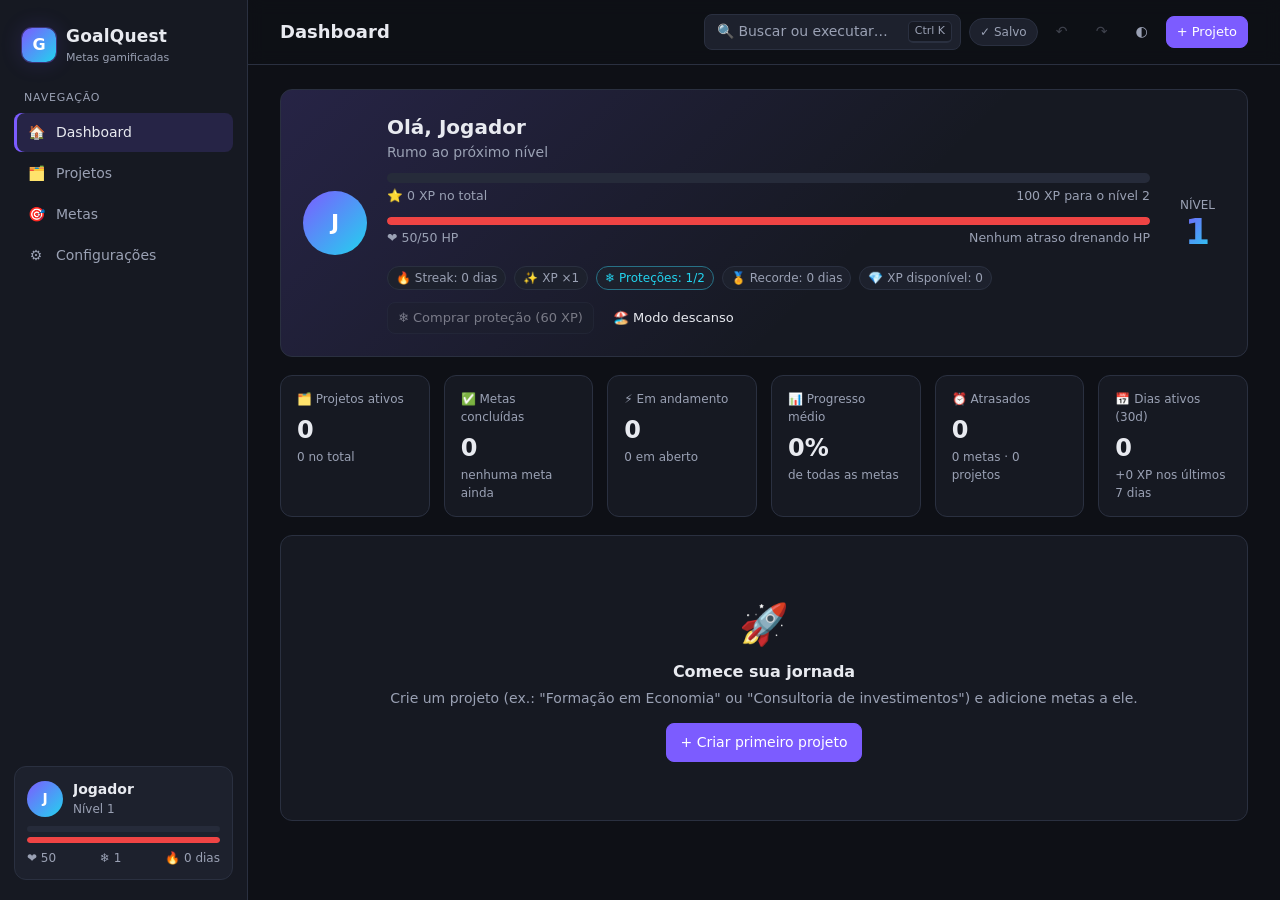
<file: goalquest.html>
<!DOCTYPE html>
<html lang="pt-BR" data-theme="dark">
<head>
<meta charset="UTF-8">
<meta name="viewport" content="width=device-width, initial-scale=1">
<title>GoalQuest</title>
<style>
  :root,
  [data-theme="dark"] {
    --bg: #0e1016;
    --surface: #161922;
    --surface-2: #1d212d;
    --surface-3: #262b3a;
    --text: #e8eaf0;
    --text-muted: #9aa1b4;
    --border: #2a3040;
    --accent: #7c5cff;
    --accent-hover: #8f74ff;
    --accent-contrast: #ffffff;
    --accent-soft: rgba(124, 92, 255, 0.16);
    --secondary: #22d3ee;
    --success: #22c55e;
    --warning: #f59e0b;
    --danger: #ef4444;
    --info: #3b82f6;
    --progress: #7c5cff;
    --xp: #fbbf24;
    --selection: rgba(124, 92, 255, 0.35);
    --overlay: rgba(5, 6, 10, 0.66);
    --shadow: 0 10px 30px rgba(0, 0, 0, 0.4);
    --glow: 0 0 0 1px rgba(124, 92, 255, 0.35), 0 0 22px rgba(124, 92, 255, 0.18);
    --radius: 12px;
    --radius-sm: 8px;
    --font-scale: 1;
    --font: system-ui, -apple-system, "Segoe UI", Roboto, "Helvetica Neue", Arial, sans-serif;
    color-scheme: dark;
  }
  [data-theme="light"] {
    --bg: #f3f4f8;
    --surface: #ffffff;
    --surface-2: #f6f7fb;
    --surface-3: #eceef5;
    --text: #1b1e27;
    --text-muted: #5f6678;
    --border: #dfe2ec;
    --accent: #6645f0;
    --accent-hover: #5534e0;
    --accent-contrast: #ffffff;
    --accent-soft: rgba(102, 69, 240, 0.1);
    --secondary: #0891b2;
    --success: #16a34a;
    --warning: #d97706;
    --danger: #dc2626;
    --info: #2563eb;
    --progress: #6645f0;
    --xp: #d97706;
    --selection: rgba(102, 69, 240, 0.22);
    --overlay: rgba(20, 22, 30, 0.45);
    --shadow: 0 10px 30px rgba(20, 24, 40, 0.12);
    --glow: 0 0 0 1px rgba(102, 69, 240, 0.25), 0 0 18px rgba(102, 69, 240, 0.1);
    color-scheme: light;
  }

  [data-theme="retro"] {
    --bg: #352879;
    --surface: #40318d;
    --surface-2: #4a3a9e;
    --surface-3: #5646b0;
    --text: #d6d0ff;
    --text-muted: #a79ce8;
    --border: #6c5eb5;
    --accent: #9ad284;
    --accent-hover: #b0e39b;
    --accent-contrast: #1b1540;
    --accent-soft: rgba(154, 210, 132, 0.18);
    --secondary: #70c8d8;
    --success: #9ad284;
    --warning: #edf171;
    --danger: #ff8b7b;
    --info: #8fb4ff;
    --progress: #9ad284;
    --xp: #edf171;
    --selection: rgba(154, 210, 132, 0.35);
    --overlay: rgba(20, 14, 50, 0.7);
    --shadow: 0 0 0 2px #6c5eb5;
    --glow: 0 0 0 2px #9ad284;
    --radius: 3px;
    --radius-sm: 2px;
    --font: ui-monospace, "Cascadia Mono", Consolas, "Courier New", monospace;
    color-scheme: dark;
  }
  [data-theme="forest"] {
    --bg: #0d1512;
    --surface: #131f1a;
    --surface-2: #192923;
    --surface-3: #21352d;
    --text: #e3efe8;
    --text-muted: #97ad9f;
    --border: #26392f;
    --accent: #34d399;
    --accent-hover: #4ee3a8;
    --accent-contrast: #06231a;
    --accent-soft: rgba(52, 211, 153, 0.15);
    --secondary: #a3e635;
    --success: #22c55e;
    --warning: #f59e0b;
    --danger: #f87171;
    --info: #60a5fa;
    --progress: #34d399;
    --xp: #facc15;
    --selection: rgba(52, 211, 153, 0.3);
    --overlay: rgba(3, 8, 6, 0.66);
    --shadow: 0 10px 30px rgba(0, 0, 0, 0.45);
    --glow: 0 0 0 1px rgba(52, 211, 153, 0.35), 0 0 22px rgba(52, 211, 153, 0.15);
    color-scheme: dark;
  }
  [data-theme="sepia"] {
    --bg: #f4ecdf;
    --surface: #fbf6ee;
    --surface-2: #f3eadb;
    --surface-3: #e9ddc9;
    --text: #3b2f22;
    --text-muted: #7a6853;
    --border: #dccfb9;
    --accent: #0f766e;
    --accent-hover: #115e59;
    --accent-contrast: #ffffff;
    --accent-soft: rgba(15, 118, 110, 0.12);
    --secondary: #b45309;
    --success: #15803d;
    --warning: #c2410c;
    --danger: #b91c1c;
    --info: #1d4ed8;
    --progress: #0f766e;
    --xp: #b45309;
    --selection: rgba(15, 118, 110, 0.2);
    --overlay: rgba(40, 30, 20, 0.4);
    --shadow: 0 10px 30px rgba(60, 40, 20, 0.12);
    --glow: 0 0 0 1px rgba(15, 118, 110, 0.25), 0 0 18px rgba(15, 118, 110, 0.1);
    color-scheme: light;
  }

  * { box-sizing: border-box; }
  [hidden] { display: none !important; }
  ::selection { background: var(--selection); }
  html, body { margin: 0; padding: 0; }
  body {
    background: var(--bg);
    color: var(--text);
    font-family: var(--font);
    font-size: calc(14px * var(--font-scale));
    line-height: 1.5;
    -webkit-font-smoothing: antialiased;
  }
  h1, h2, h3, h4 { margin: 0; line-height: 1.25; }
  p { margin: 0; }
  a { color: var(--accent); }
  button, input, select, textarea { font: inherit; color: inherit; }

  /* ---------- Shell ---------- */
  #app { display: grid; grid-template-columns: 248px minmax(0, 1fr); min-height: 100vh; }
  .sidebar {
    position: sticky; top: 0; height: 100vh; overflow-y: auto;
    background: var(--surface); border-right: 1px solid var(--border);
    display: flex; flex-direction: column; gap: 20px; padding: 20px 14px;
  }
  .brand { display: flex; align-items: center; gap: 10px; padding: 4px 8px; }
  .brand-logo {
    width: 34px; height: 34px; border-radius: 10px; display: grid; place-items: center;
    background: linear-gradient(135deg, var(--accent), var(--secondary)); color: #fff; font-weight: 800; font-size: 16px;
    box-shadow: var(--glow);
  }
  .brand-name { font-weight: 800; font-size: 17px; letter-spacing: 0.2px; }
  .brand-sub { font-size: 11px; color: var(--text-muted); }
  .nav { display: flex; flex-direction: column; gap: 2px; }
  .nav-item {
    display: flex; align-items: center; gap: 10px; width: 100%; padding: 9px 12px; border-radius: var(--radius-sm);
    background: transparent; border: 0; cursor: pointer; text-align: left; color: var(--text-muted); font-weight: 500;
  }
  .nav-item:hover { background: var(--surface-2); color: var(--text); }
  .nav-item.active { background: var(--accent-soft); color: var(--text); box-shadow: inset 3px 0 0 var(--accent); }
  .nav-icon { width: 20px; text-align: center; }
  .sidebar-section-title { font-size: 11px; text-transform: uppercase; letter-spacing: 0.8px; color: var(--text-muted); padding: 0 10px; margin-bottom: 6px; }
  .player-mini { margin-top: auto; background: var(--surface-2); border: 1px solid var(--border); border-radius: var(--radius); padding: 12px; }
  .player-mini-top { display: flex; align-items: center; gap: 10px; margin-bottom: 8px; }
  .player-mini-name { font-weight: 600; white-space: nowrap; overflow: hidden; text-overflow: ellipsis; }
  .player-mini-level { font-size: 12px; color: var(--text-muted); }
  .player-mini-foot { display: flex; justify-content: space-between; font-size: 12px; color: var(--text-muted); margin-top: 6px; }

  .main { min-width: 0; display: flex; flex-direction: column; }
  .topbar {
    position: sticky; top: 0; z-index: 10; display: flex; align-items: center; gap: 12px;
    padding: 14px 32px; background: color-mix(in srgb, var(--bg) 88%, transparent);
    backdrop-filter: blur(8px); border-bottom: 1px solid var(--border);
  }
  .topbar-title { font-size: 18px; font-weight: 700; flex: 1; min-width: 0; white-space: nowrap; overflow: hidden; text-overflow: ellipsis; }
  .topbar-actions { display: flex; align-items: center; gap: 8px; }
  .save-indicator { font-size: 12px; color: var(--text-muted); padding: 4px 10px; border-radius: 999px; background: var(--surface-2); border: 1px solid var(--border); white-space: nowrap; }
  .save-indicator.error { color: var(--danger); border-color: color-mix(in srgb, var(--danger) 40%, var(--border)); }
  .save-indicator.warn { color: var(--warning); }
  .view { padding: 24px 32px 64px; width: 100%; max-width: 1440px; }

  /* ---------- Componentes base ---------- */
  .btn {
    display: inline-flex; align-items: center; justify-content: center; gap: 6px; padding: 8px 14px;
    border-radius: var(--radius-sm); border: 1px solid var(--border); background: var(--surface-2); color: var(--text);
    cursor: pointer; font-weight: 500; white-space: nowrap; transition: background 0.15s, border-color 0.15s, box-shadow 0.15s;
  }
  .btn:hover { background: var(--surface-3); }
  .btn:disabled, .btn:disabled:hover { opacity: 0.45; cursor: not-allowed; background: var(--surface-2); box-shadow: none; }
  .btn-primary:disabled, .btn-primary:disabled:hover { background: var(--accent); }
  .btn:focus-visible, .icon-btn:focus-visible, .nav-item:focus-visible, .check-btn:focus-visible { outline: 2px solid var(--accent); outline-offset: 2px; }
  .btn-primary { background: var(--accent); border-color: var(--accent); color: var(--accent-contrast); }
  .btn-primary:hover { background: var(--accent-hover); box-shadow: var(--glow); }
  .btn-danger { background: transparent; color: var(--danger); border-color: color-mix(in srgb, var(--danger) 45%, var(--border)); }
  .btn-danger:hover { background: color-mix(in srgb, var(--danger) 12%, transparent); }
  .btn-danger-solid { background: var(--danger); border-color: var(--danger); color: #fff; }
  .btn-danger-solid:hover { background: color-mix(in srgb, var(--danger) 85%, #000); }
  .btn-ghost { background: transparent; border-color: transparent; }
  .btn-ghost:hover { background: var(--surface-2); }
  .btn-sm { padding: 5px 10px; font-size: 13px; }
  .icon-btn {
    display: inline-grid; place-items: center; width: 32px; height: 32px; border-radius: var(--radius-sm);
    border: 1px solid transparent; background: transparent; cursor: pointer; color: var(--text-muted);
  }
  .icon-btn:hover { background: var(--surface-2); color: var(--text); border-color: var(--border); }
  .icon-btn:disabled { opacity: 0.35; cursor: not-allowed; background: transparent; border-color: transparent; }
  .icon-btn.danger:hover { color: var(--danger); }

  .card { background: var(--surface); border: 1px solid var(--border); border-radius: var(--radius); padding: 18px; }
  .card-title { display: flex; align-items: center; justify-content: space-between; gap: 8px; margin-bottom: 14px; }
  .card-title h3 { font-size: 15px; }
  .muted { color: var(--text-muted); }
  .small { font-size: 12px; }
  .row { display: flex; align-items: center; gap: 8px; }
  .row-wrap { display: flex; align-items: center; gap: 8px; flex-wrap: wrap; }
  .spacer { flex: 1; }
  .section-head { display: flex; align-items: center; gap: 12px; margin-bottom: 16px; flex-wrap: wrap; }
  .section-head h2 { font-size: 20px; }

  .badge {
    display: inline-flex; align-items: center; gap: 4px; padding: 2px 8px; border-radius: 999px; font-size: 11.5px; font-weight: 600;
    background: var(--surface-3); color: var(--text-muted); white-space: nowrap; border: 1px solid transparent;
  }
  .badge-status-todo { color: var(--text-muted); }
  .badge-status-doing { color: var(--info); background: color-mix(in srgb, var(--info) 14%, transparent); }
  .badge-status-paused { color: var(--warning); background: color-mix(in srgb, var(--warning) 14%, transparent); }
  .badge-status-done { color: var(--success); background: color-mix(in srgb, var(--success) 14%, transparent); }
  .badge-priority-low { color: var(--text-muted); }
  .badge-priority-medium { color: var(--info); }
  .badge-priority-high { color: var(--warning); }
  .badge-priority-critical { color: var(--danger); background: color-mix(in srgb, var(--danger) 12%, transparent); }
  .badge-diff-easy { color: var(--success); }
  .badge-diff-medium { color: var(--info); }
  .badge-diff-hard { color: var(--warning); }
  .badge-diff-epic { color: #c084fc; background: rgba(192, 132, 252, 0.14); }
  [data-theme="light"] .badge-diff-epic, [data-theme="sepia"] .badge-diff-epic { color: #7e22ce; background: rgba(126, 34, 206, 0.1); }
  .badge-xp { color: var(--xp); background: color-mix(in srgb, var(--xp) 14%, transparent); }
  .chip { display: inline-flex; align-items: center; gap: 4px; padding: 2px 8px; border-radius: 999px; font-size: 12px; background: var(--surface-2); border: 1px solid var(--border); color: var(--text-muted); }
  .chip-danger { color: var(--danger); border-color: color-mix(in srgb, var(--danger) 40%, var(--border)); }
  .chip-warning { color: var(--warning); border-color: color-mix(in srgb, var(--warning) 40%, var(--border)); }
  .chip-success { color: var(--success); }
  .tag { font-size: 11.5px; color: var(--secondary); }

  .progress { height: 8px; background: var(--surface-3); border-radius: 999px; overflow: hidden; }
  .progress > span { display: block; height: 100%; background: var(--progress); border-radius: 999px; transition: width 0.3s ease; }
  .progress.done > span { background: var(--success); }
  .progress.xp > span { background: linear-gradient(90deg, var(--xp), color-mix(in srgb, var(--xp) 60%, var(--accent))); }
  .progress-lg { height: 10px; }

  .empty-state { text-align: center; padding: 40px 20px; color: var(--text-muted); }
  .empty-state .empty-icon { font-size: 40px; margin-bottom: 8px; }
  .empty-state h3 { color: var(--text); margin-bottom: 6px; font-size: 16px; }
  .empty-state .btn { margin-top: 14px; }
  .empty-inline { color: var(--text-muted); font-size: 13px; padding: 10px 0; }

  /* ---------- Formulários ---------- */
  .form-grid { display: grid; grid-template-columns: repeat(2, minmax(0, 1fr)); gap: 14px 16px; }
  .form-grid .full { grid-column: 1 / -1; }
  .form-grid-3 { display: grid; grid-template-columns: repeat(3, minmax(0, 1fr)); gap: 14px 16px; }
  .field { display: flex; flex-direction: column; gap: 5px; min-width: 0; }
  .field > span, .field-label { font-size: 12.5px; font-weight: 600; color: var(--text-muted); }
  .field .req { color: var(--danger); }
  .input, .select, .textarea {
    width: 100%; padding: 8px 10px; border-radius: var(--radius-sm); border: 1px solid var(--border);
    background: var(--surface-2); color: var(--text); outline: none; transition: border-color 0.15s, box-shadow 0.15s;
  }
  .input:focus, .select:focus, .textarea:focus { border-color: var(--accent); box-shadow: 0 0 0 3px var(--accent-soft); }
  .textarea { resize: vertical; min-height: 70px; }
  .select-sm { padding: 4px 8px; font-size: 12.5px; width: auto; }
  .field.invalid .input, .field.invalid .select, .field.invalid .textarea { border-color: var(--danger); }
  .field-error { color: var(--danger); font-size: 12px; min-height: 0; }
  .hint { font-size: 12px; color: var(--text-muted); }
  .fieldset { border: 1px dashed var(--border); border-radius: var(--radius); padding: 14px; }
  .fieldset-title { font-size: 12.5px; font-weight: 700; color: var(--text); margin-bottom: 10px; }
  .icon-picker { display: flex; flex-wrap: wrap; gap: 6px; }
  .icon-option, .color-option {
    width: 34px; height: 34px; border-radius: var(--radius-sm); border: 1px solid var(--border); background: var(--surface-2);
    cursor: pointer; display: grid; place-items: center; font-size: 17px; padding: 0;
  }
  .icon-option.selected, .color-option.selected { border-color: var(--accent); box-shadow: 0 0 0 2px var(--accent-soft); }
  .color-option { border-radius: 50%; width: 28px; height: 28px; }
  .color-row { display: flex; flex-wrap: wrap; gap: 8px; align-items: center; }
  .color-input { width: 40px; height: 30px; padding: 0; border: 1px solid var(--border); border-radius: var(--radius-sm); background: none; cursor: pointer; }
  .cover-preview { width: 100%; height: 140px; border-radius: var(--radius-sm); border: 1px dashed var(--border); background: var(--surface-2) center / cover no-repeat; display: grid; place-items: center; color: var(--text-muted); font-size: 12.5px; overflow: hidden; }
  .cover-preview img { width: 100%; height: 100%; object-fit: cover; display: block; }

  /* ---------- Modais ---------- */
  .modal-backdrop {
    position: fixed; inset: 0; z-index: 100; background: var(--overlay); display: flex; align-items: flex-start; justify-content: center;
    padding: 6vh 20px 20px; overflow-y: auto; opacity: 0; transition: opacity 0.15s ease;
  }
  .modal-backdrop.show { opacity: 1; }
  .modal {
    width: 100%; max-width: 560px; background: var(--surface); border: 1px solid var(--border); border-radius: calc(var(--radius) + 4px);
    box-shadow: var(--shadow); transform: translateY(8px) scale(0.99); transition: transform 0.15s ease; display: flex; flex-direction: column; margin: 0;
  }
  .modal-backdrop.show .modal { transform: none; }
  .modal-lg { max-width: 780px; }
  .modal-sm { max-width: 440px; }
  .modal-header { display: flex; align-items: center; gap: 12px; padding: 16px 20px; border-bottom: 1px solid var(--border); }
  .modal-header h2 { font-size: 17px; flex: 1; }
  .modal-body { padding: 18px 20px; }
  .modal-footer { display: flex; justify-content: flex-end; gap: 8px; padding: 14px 20px; border-top: 1px solid var(--border); }
  .modal-message { color: var(--text-muted); white-space: pre-line; }

  /* ---------- Toasts ---------- */
  #toast-root { position: fixed; right: 20px; bottom: 20px; z-index: 200; display: flex; flex-direction: column; gap: 8px; align-items: flex-end; pointer-events: none; }
  .toast {
    pointer-events: auto; display: flex; align-items: center; gap: 10px; min-width: 260px; max-width: 420px; padding: 10px 12px 10px 14px;
    background: var(--surface); border: 1px solid var(--border); border-left: 4px solid var(--info); border-radius: var(--radius-sm);
    box-shadow: var(--shadow); opacity: 0; transform: translateY(10px); transition: opacity 0.2s ease, transform 0.2s ease;
  }
  .toast.show { opacity: 1; transform: none; }
  .toast-success { border-left-color: var(--success); }
  .toast-error { border-left-color: var(--danger); }
  .toast-warning { border-left-color: var(--warning); }
  .toast-xp { border-left-color: var(--xp); }
  .toast-msg { flex: 1; font-size: 13.5px; }
  .toast-action { background: none; border: 0; color: var(--accent); font-weight: 700; cursor: pointer; padding: 4px 6px; border-radius: 6px; }
  .toast-action:hover { background: var(--accent-soft); }
  .toast-close { background: none; border: 0; color: var(--text-muted); cursor: pointer; padding: 2px 4px; }

  /* ---------- Dashboard ---------- */
  .hero { display: grid; grid-template-columns: auto 1fr auto; gap: 20px; align-items: center; padding: 22px; background: linear-gradient(135deg, var(--accent-soft), transparent 60%), var(--surface); margin-bottom: 18px; }
  .avatar {
    width: 64px; height: 64px; border-radius: 50%; display: grid; place-items: center; font-weight: 800; font-size: 22px; color: #fff;
    background: linear-gradient(135deg, var(--accent), var(--secondary)); box-shadow: var(--glow); flex-shrink: 0;
  }
  .avatar-sm { width: 36px; height: 36px; font-size: 14px; }
  .hero-name { font-size: 20px; font-weight: 800; }
  .hero-sub { color: var(--text-muted); margin-bottom: 10px; }
  .hero-xp-line { display: flex; justify-content: space-between; font-size: 12.5px; color: var(--text-muted); margin-top: 6px; }
  .hero-level { text-align: center; padding: 0 10px; }
  .hero-level-num { font-size: 36px; font-weight: 900; line-height: 1; background: linear-gradient(135deg, var(--accent), var(--secondary)); -webkit-background-clip: text; background-clip: text; color: transparent; }
  .hero-chips { display: flex; gap: 8px; flex-wrap: wrap; margin-top: 10px; }
  .stats-grid { display: grid; grid-template-columns: repeat(6, minmax(0, 1fr)); gap: 14px; margin-bottom: 18px; }
  .stat-card { padding: 14px 16px; }
  .stat-label { font-size: 12px; color: var(--text-muted); display: flex; align-items: center; gap: 6px; }
  .stat-value { font-size: 24px; font-weight: 800; margin-top: 4px; }
  .stat-sub { font-size: 12px; color: var(--text-muted); }
  .stat-card.danger .stat-value { color: var(--danger); }
  .dash-grid { display: grid; grid-template-columns: repeat(2, minmax(0, 1fr)); gap: 18px; }
  .list { display: flex; flex-direction: column; }
  .list-item { display: flex; align-items: center; gap: 10px; padding: 9px 0; border-bottom: 1px solid var(--border); min-width: 0; }
  .list-item:last-child { border-bottom: 0; }
  .list-item-main { flex: 1; min-width: 0; }
  .list-item-title { font-weight: 500; white-space: nowrap; overflow: hidden; text-overflow: ellipsis; }
  .list-item-sub { font-size: 12px; color: var(--text-muted); white-space: nowrap; overflow: hidden; text-overflow: ellipsis; }
  .clickable { cursor: pointer; }
  .clickable:hover .list-item-title { color: var(--accent); }
  .activity-icon { width: 28px; height: 28px; border-radius: 8px; background: var(--surface-2); display: grid; place-items: center; flex-shrink: 0; }
  .recent-projects { display: grid; grid-template-columns: repeat(2, minmax(0, 1fr)); gap: 10px; }
  .mini-project { border: 1px solid var(--border); border-radius: var(--radius-sm); padding: 12px; background: var(--surface-2); cursor: pointer; border-top: 3px solid var(--project-color, var(--accent)); }
  .mini-project:hover { border-color: var(--project-color, var(--accent)); }
  .mini-project-title { font-weight: 600; margin-bottom: 6px; white-space: nowrap; overflow: hidden; text-overflow: ellipsis; }

  /* ---------- Projetos ---------- */
  .toolbar { display: flex; gap: 10px; flex-wrap: wrap; align-items: center; margin-bottom: 16px; }
  .toolbar .input { width: 240px; }
  .toolbar .select { width: auto; }
  .project-list { display: flex; flex-direction: column; gap: 10px; }
  .project-row {
    display: grid; grid-template-columns: 64px minmax(0, 1fr) 180px auto; gap: 16px; align-items: center; padding: 12px 14px;
    background: var(--surface); border: 1px solid var(--border); border-left: 4px solid var(--project-color, var(--accent)); border-radius: var(--radius); cursor: pointer;
    transition: border-color 0.15s, box-shadow 0.15s;
  }
  .project-row:hover { box-shadow: var(--glow); }
  .project-thumb { width: 64px; height: 48px; border-radius: var(--radius-sm); background: color-mix(in srgb, var(--project-color, var(--accent)) 18%, var(--surface-2)); display: grid; place-items: center; font-size: 24px; overflow: hidden; }
  .project-thumb img { width: 100%; height: 100%; object-fit: cover; display: block; }
  .project-row-title { display: flex; align-items: center; gap: 8px; flex-wrap: wrap; font-weight: 600; font-size: 15px; }
  .project-row-desc { color: var(--text-muted); font-size: 13px; white-space: nowrap; overflow: hidden; text-overflow: ellipsis; margin-top: 2px; }
  .project-row-meta { display: flex; gap: 8px; flex-wrap: wrap; margin-top: 6px; }
  .project-row-progress .small { display: flex; justify-content: space-between; margin-bottom: 4px; }
  .project-row-actions { display: flex; gap: 2px; }

  .project-header { overflow: hidden; padding: 0; margin-bottom: 18px; border-top: 4px solid var(--project-color, var(--accent)); }
  .project-cover { height: 170px; background: color-mix(in srgb, var(--project-color, var(--accent)) 20%, var(--surface-2)); }
  .project-cover img { width: 100%; height: 100%; object-fit: cover; display: block; }
  .project-header-body { padding: 18px 22px 20px; display: grid; grid-template-columns: minmax(0, 1fr) 260px; gap: 24px; }
  .project-title-line { display: flex; align-items: center; gap: 12px; margin-bottom: 8px; }
  .project-title-icon { font-size: 30px; }
  .project-title-line h2 { font-size: 22px; }
  .motivation { margin-top: 10px; padding: 10px 14px; border-left: 3px solid var(--project-color, var(--accent)); background: var(--surface-2); border-radius: 0 var(--radius-sm) var(--radius-sm) 0; font-style: italic; color: var(--text-muted); }
  .project-side { display: flex; flex-direction: column; gap: 10px; }
  .big-percent { font-size: 30px; font-weight: 900; }
  .back-link { display: inline-flex; margin-bottom: 12px; }

  .tabs { display: flex; gap: 4px; background: var(--surface); border: 1px solid var(--border); padding: 4px; border-radius: var(--radius); width: fit-content; }
  .tab { border: 0; background: transparent; padding: 6px 12px; border-radius: var(--radius-sm); cursor: pointer; color: var(--text-muted); font-weight: 500; }
  .tab:hover { color: var(--text); }
  .tab.active { background: var(--accent-soft); color: var(--text); }
  .tab .count { font-size: 11px; margin-left: 4px; opacity: 0.8; }

  /* ---------- Metas ---------- */
  .goal-list { display: flex; flex-direction: column; gap: 10px; }
  .goal-card { display: grid; grid-template-columns: 52px minmax(0, 1fr) auto; gap: 14px; padding: 14px 16px; background: var(--surface); border: 1px solid var(--border); border-radius: var(--radius); }
  .goal-card.is-done { opacity: 0.78; }
  .goal-card.is-done .goal-title { text-decoration: line-through; text-decoration-color: color-mix(in srgb, var(--text) 40%, transparent); }
  .goal-card.is-overdue { border-color: color-mix(in srgb, var(--danger) 45%, var(--border)); }
  .goal-lead { display: flex; justify-content: center; padding-top: 2px; }
  .check-btn {
    width: 30px; height: 30px; border-radius: 50%; border: 2px solid var(--border); background: transparent; cursor: pointer;
    color: #fff; font-weight: 900; display: grid; place-items: center; transition: all 0.15s;
  }
  .check-btn:hover { border-color: var(--success); }
  .check-btn.checked { background: var(--success); border-color: var(--success); }
  .goal-ring {
    --p: 0; width: 44px; height: 44px; border-radius: 50%; display: grid; place-items: center;
    background: conic-gradient(var(--progress) calc(var(--p) * 1%), var(--surface-3) 0);
  }
  .goal-ring.done { background: conic-gradient(var(--success) calc(var(--p) * 1%), var(--surface-3) 0); }
  .goal-ring span { width: 34px; height: 34px; border-radius: 50%; background: var(--surface); display: grid; place-items: center; font-size: 10.5px; font-weight: 700; }
  .goal-head { display: flex; align-items: center; gap: 8px; flex-wrap: wrap; }
  .goal-title { font-weight: 600; font-size: 15px; }
  .goal-desc { color: var(--text-muted); font-size: 13px; margin-top: 3px; }
  .goal-meta { display: flex; gap: 8px; flex-wrap: wrap; margin-top: 8px; align-items: center; }
  .goal-progress { display: flex; align-items: center; gap: 10px; margin-top: 10px; }
  .goal-progress .progress { flex: 1; max-width: 420px; }
  .goal-value { font-size: 12.5px; color: var(--text-muted); white-space: nowrap; }
  .next-action { margin-top: 8px; font-size: 13px; padding: 6px 10px; background: var(--surface-2); border-radius: var(--radius-sm); border: 1px solid var(--border); }
  .next-action b { color: var(--secondary); font-weight: 600; }
  .goal-side { display: flex; flex-direction: column; align-items: flex-end; gap: 8px; }
  .goal-side-actions { display: flex; gap: 2px; align-items: center; }
  .goal-history { grid-column: 2 / -1; border-top: 1px dashed var(--border); padding-top: 10px; }
  .history-item { display: grid; grid-template-columns: 110px 160px minmax(0, 1fr); gap: 10px; font-size: 12.5px; padding: 4px 0; color: var(--text-muted); }
  .history-item b { color: var(--text); font-weight: 600; }
  .project-link { background: none; border: 0; padding: 0; color: var(--text-muted); cursor: pointer; font-size: 12px; }
  .project-link:hover { color: var(--accent); }

  /* ---------- Configurações ---------- */
  .settings-grid { display: grid; grid-template-columns: repeat(2, minmax(0, 1fr)); gap: 18px; }
  .theme-options { display: flex; gap: 10px; }
  .theme-option { flex: 1; padding: 14px; border-radius: var(--radius); border: 2px solid var(--border); background: var(--surface-2); cursor: pointer; text-align: left; }
  .theme-option.selected { border-color: var(--accent); box-shadow: var(--glow); }
  .theme-swatch { height: 40px; border-radius: var(--radius-sm); margin-bottom: 8px; border: 1px solid var(--border); }
  .kv { display: grid; grid-template-columns: 180px minmax(0, 1fr); gap: 6px 12px; font-size: 13px; }
  .kv dt { color: var(--text-muted); }
  .kv dd { margin: 0; }

  .loading { padding: 60px; text-align: center; color: var(--text-muted); }

  /* ---------- Vitalidade, streak e jogador ---------- */
  .progress.hp > span { background: var(--danger); }
  .hero.is-exhausted { border-color: color-mix(in srgb, var(--danger) 55%, var(--border)); }
  .hero-bars { display: flex; flex-direction: column; gap: 4px; }
  .hero-bar-line { display: flex; justify-content: space-between; font-size: 12.5px; color: var(--text-muted); margin-bottom: 8px; }
  .hero-actions { display: flex; gap: 8px; flex-wrap: wrap; margin-top: 12px; }
  .chip-accent { color: var(--xp); border-color: color-mix(in srgb, var(--xp) 40%, var(--border)); }
  .chip-ice { color: var(--secondary); border-color: color-mix(in srgb, var(--secondary) 40%, var(--border)); }
  .banner { display: flex; align-items: center; gap: 10px; padding: 10px 14px; border-radius: var(--radius-sm); border: 1px solid var(--border); background: var(--surface-2); margin-bottom: 14px; font-size: 13.5px; }
  .banner-danger { border-color: color-mix(in srgb, var(--danger) 45%, var(--border)); background: color-mix(in srgb, var(--danger) 10%, var(--surface)); }
  .banner-info { border-color: color-mix(in srgb, var(--secondary) 40%, var(--border)); }
  .banner .spacer { flex: 1; }
  .player-mini-bars { display: flex; flex-direction: column; gap: 5px; }
  .player-mini-bars .progress { height: 6px; }

  /* ---------- Heatmap de atividade ---------- */
  .heatmap-wrap { --hm-cell: 16px; overflow-x: auto; padding: 2px 2px 6px; }
  .hm-footer { --hm-cell: 13px; }
  .heatmap { display: grid; grid-template-columns: 30px auto; column-gap: 6px; row-gap: 4px; width: max-content; }
  .hm-months { grid-column: 2; display: grid; grid-template-columns: repeat(var(--weeks), var(--hm-cell)); column-gap: 3px; height: 15px; font-size: 11px; color: var(--text-muted); }
  .hm-months span { grid-row: 1; white-space: nowrap; }
  .hm-days { display: grid; grid-template-rows: repeat(7, var(--hm-cell)); row-gap: 3px; font-size: 10.5px; line-height: var(--hm-cell); color: var(--text-muted); }
  .hm-grid { display: grid; grid-auto-flow: column; grid-template-rows: repeat(7, var(--hm-cell)); grid-auto-columns: var(--hm-cell); gap: 3px; }
  .hm-cell { width: var(--hm-cell); height: var(--hm-cell); border-radius: 3px; background: var(--surface-3); }
  .hm-cell.l1 { background: color-mix(in srgb, var(--accent) 32%, var(--surface-3)); }
  .hm-cell.l2 { background: color-mix(in srgb, var(--accent) 56%, var(--surface-3)); }
  .hm-cell.l3 { background: color-mix(in srgb, var(--accent) 78%, var(--surface-3)); }
  .hm-cell.l4 { background: var(--accent); }
  .hm-cell.frozen { box-shadow: inset 0 0 0 2px var(--secondary); }
  .hm-cell.today { outline: 1.5px solid var(--text); outline-offset: 1px; }
  .hm-cell.future { visibility: hidden; }
  .hm-grid .hm-cell:not(.future):hover { outline: 2px solid var(--text-muted); outline-offset: 1px; }
  .hm-footer { display: flex; align-items: center; gap: 16px; flex-wrap: wrap; margin-top: 10px; font-size: 12px; color: var(--text-muted); }
  .hm-legend { display: flex; align-items: center; gap: 3px; }
  .hm-legend .hm-cell { cursor: default; }
  .hm-legend-label { margin: 0 4px; }
  .dash-full { grid-column: 1 / -1; margin-bottom: 18px; }

  /* ---------- Áreas da vida ---------- */
  .area-row { display: grid; grid-template-columns: 32px minmax(0, 1fr) 56px; gap: 10px; align-items: center; padding: 9px 0; border-bottom: 1px solid var(--border); cursor: pointer; }
  .area-row:last-child { border-bottom: 0; }
  .area-row:hover .area-name { color: var(--accent); }
  .area-icon { width: 32px; height: 32px; border-radius: 8px; background: var(--surface-2); display: grid; place-items: center; font-size: 16px; }
  .area-name { font-weight: 600; display: flex; align-items: center; gap: 8px; flex-wrap: wrap; }
  .area-sub { font-size: 12px; color: var(--text-muted); margin: 2px 0 5px; }
  .area-pct { text-align: right; font-weight: 800; font-size: 15px; }

  /* ---------- Paleta de comandos ---------- */
  .search-btn { display: inline-flex; align-items: center; gap: 10px; padding: 6px 8px 6px 12px; min-width: 220px; border-radius: var(--radius-sm); border: 1px solid var(--border); background: var(--surface-2); color: var(--text-muted); cursor: pointer; }
  .search-btn:hover { border-color: var(--accent); color: var(--text); }
  .search-btn .spacer { flex: 1; }
  kbd { font-family: inherit; font-size: 11px; padding: 1px 6px; border: 1px solid var(--border); border-bottom-width: 2px; border-radius: 5px; background: var(--surface); color: var(--text-muted); white-space: nowrap; }
  .modal-palette { max-width: 620px; }
  .modal-palette .modal-header { display: none; }
  .modal-palette .modal-body { padding: 12px; }
  .palette-input { font-size: 15px; padding: 11px 12px; }
  .palette-list { margin-top: 8px; max-height: 56vh; overflow-y: auto; }
  .palette-group { font-size: 11px; text-transform: uppercase; letter-spacing: 0.7px; color: var(--text-muted); padding: 10px 10px 4px; }
  .palette-item { display: flex; align-items: center; gap: 10px; padding: 8px 10px; border-radius: var(--radius-sm); cursor: pointer; min-width: 0; }
  .palette-item.active { background: var(--accent-soft); box-shadow: inset 3px 0 0 var(--accent); }
  .palette-item-icon { width: 22px; text-align: center; flex-shrink: 0; }
  .palette-item-label { flex: 1; min-width: 0; white-space: nowrap; overflow: hidden; text-overflow: ellipsis; }
  .palette-item-hint { font-size: 12px; color: var(--text-muted); white-space: nowrap; overflow: hidden; text-overflow: ellipsis; max-width: 45%; }
  .palette-foot { display: flex; gap: 14px; margin-top: 10px; padding: 8px 4px 0; border-top: 1px solid var(--border); font-size: 12px; color: var(--text-muted); }
  .palette-empty { padding: 18px 10px; color: var(--text-muted); text-align: center; }

  /* ---------- Tooltip e destaque ---------- */
  #tooltip {
    position: fixed; z-index: 300; pointer-events: none; max-width: 260px; padding: 7px 10px; border-radius: var(--radius-sm);
    background: var(--surface); color: var(--text); border: 1px solid var(--border); box-shadow: var(--shadow);
    font-size: 12.5px; white-space: pre-line; opacity: 0; transition: opacity 0.1s ease;
  }
  #tooltip.show { opacity: 1; }
  @keyframes goal-flash { 0%, 100% { box-shadow: none; } 30% { box-shadow: 0 0 0 3px var(--accent), var(--glow); } }
  .goal-card.flash { animation: goal-flash 1.6s ease 2; }

  /* ---------- Quadro visual (canvas) ---------- */
  .board-shell { position: relative; height: calc(100vh - 96px); min-height: 520px; scroll-margin-top: 76px; border: 1px solid var(--border); border-radius: var(--radius); overflow: hidden; background: var(--bg); }
  .board-shell.is-maximized { position: fixed; inset: 0; z-index: 90; height: auto; min-height: 0; border: 0; border-radius: 0; }
  .board-viewport { position: absolute; inset: 0; overflow: hidden; cursor: grab; touch-action: none; user-select: none; outline: none; }
  .board-viewport.is-panning { cursor: grabbing; }
  .board-viewport.show-grid { background-image: radial-gradient(circle, color-mix(in srgb, var(--text-muted) 40%, transparent) 1px, transparent 1.3px); }
  .board-viewport.is-connecting, .board-viewport.is-connecting .board-block { cursor: crosshair; }
  .board-world { position: absolute; left: 0; top: 0; transform-origin: 0 0; }
  .board-links { position: absolute; left: 0; top: 0; width: 1px; height: 1px; overflow: visible; pointer-events: none; z-index: 2; }
  .board-link { fill: none; stroke: var(--link-color, var(--text-muted)); stroke-width: 2; vector-effect: non-scaling-stroke; }
  .board-link-head { fill: var(--link-color, var(--text-muted)); }
  .board-link.is-selected { stroke: var(--accent); stroke-width: 3.5; }
  .board-link-head.is-selected { fill: var(--accent); }
  .board-link-hit { fill: none; stroke: transparent; stroke-width: 16; vector-effect: non-scaling-stroke; pointer-events: stroke; cursor: pointer; }
  .board-link.temp { stroke: var(--accent); stroke-dasharray: 6 4; }
  .board-dep { fill: none; stroke: var(--warning); stroke-width: 1.6; stroke-dasharray: 7 5; vector-effect: non-scaling-stroke; opacity: 0.85; }
  .board-dep-head { fill: var(--warning); opacity: 0.85; }
  .board-labels { position: absolute; left: 0; top: 0; z-index: 4; pointer-events: none; }
  .board-link-label { position: absolute; transform: translate(-50%, -50%); background: var(--surface); border: 1px solid var(--border); border-radius: 999px; padding: 1px 9px; font-size: 12px; white-space: nowrap; color: var(--text); }
  .board-block { position: absolute; z-index: 3; display: flex; flex-direction: column; padding: 8px 11px; cursor: move; border: 2px solid color-mix(in srgb, var(--block-color, var(--border)) 75%, var(--border)); background: color-mix(in srgb, var(--block-color, var(--surface-3)) 14%, var(--surface)); border-radius: 12px; box-shadow: 0 2px 10px rgba(0, 0, 0, 0.18); }
  .board-block.shape-rect { border-radius: 3px; }
  .board-block.shape-pill { border-radius: 999px; padding: 10px 34px; }
  .board-block.shape-note { border-radius: 2px 2px 18px 2px; background: color-mix(in srgb, var(--block-color, #f5c542) 32%, var(--surface)); box-shadow: 3px 5px 12px rgba(0, 0, 0, 0.28); }
  .board-block.is-selected { outline: 2px solid var(--accent); outline-offset: 3px; z-index: 6; }
  .board-block.is-locked { cursor: default; }
  .board-block.is-connect-source { outline: 2px dashed var(--accent); outline-offset: 3px; }
  .board-block.is-done .board-block-title { text-decoration: line-through; text-decoration-color: color-mix(in srgb, var(--text) 45%, transparent); }
  .board-block-body { flex: 1; min-height: 0; overflow: hidden; display: flex; flex-direction: column; gap: 6px; }
  .board-block-head { display: flex; gap: 7px; align-items: flex-start; }
  .board-block-title { font-weight: 700; font-size: 13.5px; line-height: 1.3; overflow: hidden; display: -webkit-box; -webkit-line-clamp: 3; -webkit-box-orient: vertical; }
  .board-block-meta { display: flex; gap: 5px; flex-wrap: wrap; font-size: 11.5px; color: var(--text-muted); align-items: center; }
  .board-block .progress { height: 5px; margin-top: auto; flex-shrink: 0; }
  .status-dot { width: 9px; height: 9px; border-radius: 50%; margin-top: 4px; flex-shrink: 0; background: var(--text-muted); }
  .status-dot.doing { background: var(--info); }
  .status-dot.paused { background: var(--warning); }
  .status-dot.done { background: var(--success); }
  .board-handle { position: absolute; width: 14px; height: 14px; background: var(--accent); border: 2px solid var(--surface); z-index: 7; }
  .board-handle.resize { right: -7px; bottom: -7px; border-radius: 3px; cursor: nwse-resize; }
  .board-handle.connect { right: -9px; top: 50%; margin-top: -8px; width: 16px; height: 16px; border-radius: 50%; cursor: crosshair; }
  .board-group { position: absolute; z-index: 1; border: 2px solid var(--group-color, #64748b); border-radius: 14px; background: color-mix(in srgb, var(--group-color, #64748b) 7%, transparent); pointer-events: none; }
  .board-group.is-selected { outline: 2px solid var(--accent); outline-offset: 3px; }
  .board-group-head { pointer-events: auto; position: absolute; left: 0; right: 0; top: 0; height: 36px; display: flex; align-items: center; gap: 10px; padding: 0 12px; background: color-mix(in srgb, var(--group-color, #64748b) 24%, var(--surface)); border-radius: 12px 12px 0 0; cursor: move; font-weight: 700; font-size: 13.5px; white-space: nowrap; overflow: hidden; }
  .board-group.is-locked .board-group-head { cursor: default; }
  .board-group-title { overflow: hidden; text-overflow: ellipsis; }
  .board-group-progress { margin-left: auto; display: flex; align-items: center; gap: 8px; font-size: 12px; font-weight: 600; color: var(--text-muted); }
  .board-group-progress .progress { width: 70px; height: 6px; }
  .board-group .board-handle { pointer-events: auto; }
  .board-marquee { position: absolute; border: 1px dashed var(--accent); background: var(--accent-soft); pointer-events: none; z-index: 8; }
  .board-overlay { position: absolute; z-index: 10; background: var(--surface); border: 1px solid var(--border); border-radius: var(--radius); box-shadow: var(--shadow); }
  .board-toolbar { top: 10px; left: 10px; display: flex; gap: 4px; flex-wrap: wrap; padding: 5px; max-width: calc(100% - 330px); }
  .board-toolbar .btn.active { background: var(--accent-soft); border-color: var(--accent); }
  .board-toolbar .sep { width: 1px; background: var(--border); margin: 2px 3px; }
  .board-zoom { right: 10px; bottom: 10px; display: flex; gap: 4px; align-items: center; padding: 4px; }
  .board-zoom .zoom-label { min-width: 54px; text-align: center; font-size: 12.5px; font-variant-numeric: tabular-nums; }
  .board-help { left: 10px; bottom: 10px; padding: 5px 12px; font-size: 12px; color: var(--text-muted); border-radius: 999px; }
  .board-inspector { top: 10px; right: 10px; width: 290px; max-height: calc(100% - 76px); overflow-y: auto; padding: 14px; display: flex; flex-direction: column; gap: 14px; }
  .board-inspector h4 { font-size: 14px; }
  .board-hidden-panel { top: 60px; left: 10px; width: 300px; max-height: 55%; overflow-y: auto; padding: 8px; z-index: 11; }
  .board-hidden-item { display: flex; align-items: center; gap: 8px; padding: 6px 8px; border-radius: 6px; font-size: 13px; }
  .board-hidden-item:hover { background: var(--surface-2); }
  .board-hidden-item span { flex: 1; min-width: 0; overflow: hidden; text-overflow: ellipsis; white-space: nowrap; }
  .swatches { display: flex; flex-wrap: wrap; gap: 6px; }
  .swatch { width: 24px; height: 24px; border-radius: 50%; border: 2px solid var(--border); cursor: pointer; padding: 0; font-size: 11px; color: var(--text-muted); background: var(--surface-2); }
  .swatch.selected { border-color: var(--text); box-shadow: 0 0 0 3px var(--accent-soft); }
  .shape-options { display: flex; gap: 6px; flex-wrap: wrap; }
  .shape-option { padding: 5px 10px; border: 1px solid var(--border); background: var(--surface-2); cursor: pointer; font-size: 12.5px; color: var(--text); }
  .shape-option.selected { border-color: var(--accent); background: var(--accent-soft); }
  .shape-option[data-shape="rect"] { border-radius: 2px; }
  .shape-option[data-shape="rounded"] { border-radius: 8px; }
  .shape-option[data-shape="pill"] { border-radius: 999px; }
  .shape-option[data-shape="note"] { border-radius: 2px 2px 10px 2px; }

  /* ---------- Kanban ---------- */
  .view-tabs .tab[disabled] { opacity: 0.45; cursor: not-allowed; }
  .kanban { display: grid; grid-template-columns: repeat(4, minmax(250px, 1fr)); gap: 14px; align-items: start; overflow-x: auto; padding-bottom: 6px; }
  .kanban-col { background: var(--surface); border: 1px solid var(--border); border-radius: var(--radius); padding: 10px; display: flex; flex-direction: column; min-height: 240px; transition: border-color 0.12s, background 0.12s; }
  .kanban-col.drag-over { border-color: var(--accent); background: color-mix(in srgb, var(--accent) 6%, var(--surface)); }
  .kanban-col-head { display: flex; align-items: center; gap: 8px; padding: 4px 4px 10px; font-weight: 700; }
  .kanban-col-head .count { margin-left: auto; font-size: 12px; font-weight: 600; color: var(--text-muted); background: var(--surface-2); border-radius: 999px; padding: 1px 8px; }
  .kanban-cards { display: flex; flex-direction: column; gap: 8px; flex: 1; min-height: 80px; }
  .kanban-empty { font-size: 12.5px; color: var(--text-muted); text-align: center; padding: 18px 6px; border: 1px dashed var(--border); border-radius: var(--radius-sm); }
  .kanban-card { background: var(--surface-2); border: 1px solid var(--border); border-left: 3px solid var(--project-color, var(--accent)); border-radius: var(--radius-sm); padding: 10px 11px; cursor: grab; display: flex; flex-direction: column; gap: 7px; user-select: none; }
  .kanban-card:hover { border-color: color-mix(in srgb, var(--accent) 50%, var(--border)); }
  .kanban-card:active { cursor: grabbing; }
  .kanban-card.dragging { opacity: 0.35; }
  .kanban-card.is-blocked { cursor: not-allowed; background: repeating-linear-gradient(135deg, var(--surface-2), var(--surface-2) 8px, var(--surface-3) 8px, var(--surface-3) 10px); }
  .kanban-card.is-done .kanban-card-title { text-decoration: line-through; text-decoration-color: color-mix(in srgb, var(--text) 40%, transparent); }
  .kanban-card-title { font-weight: 600; line-height: 1.3; }
  .kanban-card-project { font-size: 11.5px; color: var(--text-muted); }
  .kanban-card-meta { display: flex; flex-wrap: wrap; gap: 5px; align-items: center; }
  .kanban-card .progress { height: 5px; }
  .drop-indicator { height: 3px; border-radius: 3px; background: var(--accent); box-shadow: 0 0 8px var(--accent); flex-shrink: 0; }

  /* ---------- Detalhe da meta ---------- */
  .modal-xl { max-width: 980px; }
  .detail-grid { display: grid; grid-template-columns: minmax(0, 1fr) 280px; gap: 22px; }
  .detail-section { margin-top: 18px; }
  .detail-section-head { display: flex; align-items: center; gap: 8px; margin-bottom: 8px; }
  .detail-section-head h4 { font-size: 14px; }
  .detail-side { display: flex; flex-direction: column; gap: 14px; border-left: 1px solid var(--border); padding-left: 18px; }
  .side-block h5 { margin: 0 0 6px; font-size: 11.5px; text-transform: uppercase; letter-spacing: 0.6px; color: var(--text-muted); }
  .side-list { display: flex; flex-direction: column; gap: 4px; font-size: 13px; }
  .side-list button { text-align: left; }
  .subtask-list { display: flex; flex-direction: column; gap: 2px; }
  .subtask-item { display: flex; align-items: center; gap: 8px; padding: 5px 6px; border-radius: var(--radius-sm); }
  .subtask-item:hover { background: var(--surface-2); }
  .subtask-item.done .subtask-text { text-decoration: line-through; color: var(--text-muted); }
  .subtask-text { flex: 1; min-width: 0; }
  .subtask-check { width: 20px; height: 20px; border-radius: 6px; border: 2px solid var(--border); background: transparent; cursor: pointer; display: grid; place-items: center; color: #fff; font-size: 12px; font-weight: 900; padding: 0; flex-shrink: 0; }
  .subtask-check.checked { background: var(--success); border-color: var(--success); }
  .subtask-check:disabled { cursor: not-allowed; opacity: 0.5; }
  .subtask-add { display: flex; gap: 6px; margin-top: 6px; }
  .timeline { display: flex; flex-direction: column; gap: 8px; }
  .timeline-item { display: grid; grid-template-columns: 96px minmax(0, 1fr) auto; gap: 10px; padding: 8px 10px; border-radius: var(--radius-sm); background: var(--surface-2); border: 1px solid var(--border); font-size: 13px; }
  .timeline-date { color: var(--text-muted); font-size: 12px; }
  .timeline-photos { display: flex; gap: 6px; flex-wrap: wrap; margin-top: 6px; }
  .timeline-photos .photo-thumb { width: 56px; height: 56px; }
  .photo-grid { display: grid; grid-template-columns: repeat(auto-fill, minmax(104px, 1fr)); gap: 8px; }
  .photo-thumb { display: block; width: 100%; aspect-ratio: 1; border-radius: var(--radius-sm); border: 1px solid var(--border); background: var(--surface-3); overflow: hidden; cursor: zoom-in; padding: 0; }
  .photo-thumb img { width: 100%; height: 100%; object-fit: cover; display: block; }
  .photo-previews { display: flex; gap: 8px; flex-wrap: wrap; margin-top: 8px; }
  .photo-preview { position: relative; width: 72px; height: 72px; border-radius: var(--radius-sm); overflow: hidden; border: 1px solid var(--border); }
  .photo-preview img { width: 100%; height: 100%; object-fit: cover; }
  .photo-preview button { position: absolute; top: 2px; right: 2px; width: 20px; height: 20px; border-radius: 50%; border: 0; background: rgba(0, 0, 0, 0.65); color: #fff; cursor: pointer; font-size: 11px; line-height: 20px; padding: 0; }
  .recur-dots { display: flex; gap: 3px; flex-wrap: wrap; }
  .recur-dot { width: 14px; height: 14px; border-radius: 4px; background: var(--surface-3); display: grid; place-items: center; font-size: 9px; color: #fff; }
  .recur-dot.done { background: var(--success); }
  .recur-dot.miss { background: color-mix(in srgb, var(--danger) 70%, var(--surface-3)); }
  .goal-title-btn { background: none; border: 0; padding: 0; font: inherit; font-weight: 600; font-size: 15px; color: var(--text); cursor: pointer; text-align: left; }
  .goal-title-btn:hover { color: var(--accent); text-decoration: underline; }
  .chip-lock { color: var(--warning); border-color: color-mix(in srgb, var(--warning) 45%, var(--border)); }
  .goal-card.is-blocked { background: repeating-linear-gradient(135deg, var(--surface), var(--surface) 10px, var(--surface-2) 10px, var(--surface-2) 12px); }
  .dep-picker { max-height: 210px; overflow-y: auto; border: 1px solid var(--border); border-radius: var(--radius-sm); background: var(--surface-2); padding: 4px; margin-top: 6px; }
  .dep-option { display: flex; align-items: center; gap: 8px; padding: 5px 8px; border-radius: 6px; cursor: pointer; font-size: 13px; }
  .dep-option:hover { background: var(--surface-3); }
  .dep-option .muted { margin-left: auto; font-size: 12px; }

  /* ---------- Visualizador de fotos ---------- */
  .modal-lightbox { max-width: 1100px; background: #0b0c10; border-color: #23262f; color: #e8eaf0; }
  .modal-lightbox .modal-header { border-color: #23262f; }
  .modal-lightbox .modal-body { padding: 10px 14px 14px; }
  .lightbox-stage { position: relative; display: grid; place-items: center; min-height: 320px; }
  .lightbox-stage img { max-width: 100%; max-height: 72vh; border-radius: 6px; display: block; }
  .lightbox-nav { position: absolute; top: 50%; transform: translateY(-50%); width: 44px; height: 44px; border-radius: 50%; border: 0; background: rgba(255, 255, 255, 0.12); color: #fff; font-size: 22px; cursor: pointer; }
  .lightbox-nav:hover { background: rgba(255, 255, 255, 0.25); }
  .lightbox-nav.prev { left: 6px; }
  .lightbox-nav.next { right: 6px; }
  .lightbox-caption { display: flex; align-items: center; gap: 12px; margin-top: 10px; font-size: 13px; color: #b4bac8; }
  .lightbox-caption a { color: #b4bac8; }

  /* ---------- Modelos de meta ---------- */
  .template-box { border: 1px dashed var(--border); border-radius: var(--radius); padding: 12px; background: var(--surface-2); }
  .template-row { display: flex; flex-wrap: wrap; gap: 6px; margin-top: 8px; }
  .template-chip { display: inline-flex; align-items: center; gap: 6px; padding: 5px 10px; border-radius: 999px; border: 1px solid var(--border); background: var(--surface); cursor: pointer; font-size: 13px; color: var(--text); }
  .template-chip:hover { border-color: var(--accent); }
  .template-chip.selected { border-color: var(--accent); background: var(--accent-soft); }
  .template-chip.suggested { font-weight: 600; }

  /* ---------- Reflexão ---------- */
  .reflection { margin-top: 10px; padding: 8px 12px; border-radius: var(--radius-sm); background: var(--surface-2); border-left: 3px solid var(--secondary); font-size: 13px; }
  .reflection p + p { margin-top: 4px; }
  .reflection b { color: var(--text-muted); font-weight: 600; }
  .mood-picker { display: flex; gap: 8px; }
  .mood-option { width: 44px; height: 44px; border-radius: 50%; border: 2px solid var(--border); background: var(--surface-2); font-size: 22px; cursor: pointer; display: grid; place-items: center; padding: 0; }
  .mood-option:hover { border-color: var(--accent); }
  .mood-option.selected { border-color: var(--accent); background: var(--accent-soft); transform: scale(1.08); }
  .check-row { display: flex; align-items: center; gap: 8px; font-size: 13px; color: var(--text-muted); cursor: pointer; }

  /* ---------- Modo foco ---------- */
  .focus-pill { display: inline-flex; align-items: center; gap: 6px; padding: 3px 4px 3px 12px; border-radius: 999px; border: 1px solid color-mix(in srgb, var(--danger) 45%, var(--border)); background: color-mix(in srgb, var(--danger) 10%, var(--surface)); max-width: 340px; }
  .focus-pill.is-break { border-color: color-mix(in srgb, var(--secondary) 45%, var(--border)); background: color-mix(in srgb, var(--secondary) 10%, var(--surface)); }
  .focus-pill.is-paused { opacity: 0.75; }
  .focus-time { font-variant-numeric: tabular-nums; font-weight: 800; }
  .focus-goal { font-size: 12.5px; color: var(--text-muted); white-space: nowrap; overflow: hidden; text-overflow: ellipsis; max-width: 150px; }
  .focus-pill .icon-btn { width: 26px; height: 26px; }
  .duration-options { display: flex; gap: 8px; flex-wrap: wrap; align-items: center; }
  .duration-option { padding: 8px 14px; border-radius: var(--radius-sm); border: 1px solid var(--border); background: var(--surface-2); cursor: pointer; font-weight: 600; }
  .duration-option.selected { border-color: var(--accent); background: var(--accent-soft); }

  /* ---------- Placar e melhor dia ---------- */
  .score-tabs { margin-bottom: 12px; }
  .score-grid { display: grid; grid-template-columns: repeat(auto-fit, minmax(118px, 1fr)); gap: 8px; }
  .score-item { background: var(--surface-2); border: 1px solid var(--border); border-radius: var(--radius-sm); padding: 10px; min-width: 0; }
  .score-label { font-size: 11.5px; color: var(--text-muted); white-space: nowrap; overflow: hidden; text-overflow: ellipsis; }
  .score-value { font-size: 20px; font-weight: 800; margin: 2px 0; }
  .score-prev { font-size: 11.5px; color: var(--text-muted); }
  .delta { font-size: 11.5px; font-weight: 700; white-space: nowrap; }
  .delta.up { color: var(--success); }
  .delta.down { color: var(--danger); }
  .delta.flat { color: var(--text-muted); }
  .weekday-block { margin-top: 16px; padding-top: 14px; border-top: 1px solid var(--border); }
  .wd-headline { font-size: 13px; margin-bottom: 10px; }
  .wd-bars { display: grid; grid-template-columns: repeat(7, minmax(0, 1fr)); gap: 2px; align-items: end; height: 76px; }
  .wd-bar-col { display: flex; flex-direction: column; justify-content: flex-end; align-items: center; height: 100%; gap: 3px; }
  .wd-bar { width: 60%; max-width: 34px; min-height: 2px; border-radius: 4px 4px 0 0; background: color-mix(in srgb, var(--accent) 35%, var(--surface-3)); }
  .wd-bar.best { background: var(--accent); }
  .wd-value { font-size: 11px; font-weight: 700; color: var(--text); min-height: 14px; }
  .wd-labels { display: grid; grid-template-columns: repeat(7, minmax(0, 1fr)); gap: 2px; margin-top: 4px; font-size: 11.5px; color: var(--text-muted); text-align: center; }

  /* ---------- Avatar com moldura por nível ---------- */
  .avatar-wrap { position: relative; display: inline-grid; place-items: center; border-radius: 50%; flex-shrink: 0; }
  .avatar-wrap .avatar { box-shadow: none; }
  .avatar-wrap[data-frame="bronze"] { box-shadow: 0 0 0 3px var(--surface), 0 0 0 6px #cd7f32; }
  .avatar-wrap[data-frame="silver"] { box-shadow: 0 0 0 3px var(--surface), 0 0 0 6px #c3cad6; }
  .avatar-wrap[data-frame="gold"] { box-shadow: 0 0 0 3px var(--surface), 0 0 0 6px #f5c542, 0 0 18px rgba(245, 197, 66, 0.45); }
  .avatar-wrap[data-frame="emerald"] { box-shadow: 0 0 0 3px var(--surface), 0 0 0 6px #10b981, 0 0 20px rgba(16, 185, 129, 0.45); }
  .avatar-wrap[data-frame="diamond"] { box-shadow: 0 0 0 3px var(--surface), 0 0 0 6px #67e8f9, 0 0 24px rgba(103, 232, 249, 0.55); }
  .avatar-wrap[data-frame="legend"]::before { content: ""; position: absolute; inset: -6px; border-radius: 50%; background: conic-gradient(#f5c542, #ec4899, #7c5cff, #22d3ee, #f5c542); animation: frame-spin 6s linear infinite; z-index: 0; }
  .avatar-wrap[data-frame="legend"]::after { content: ""; position: absolute; inset: -3px; border-radius: 50%; background: var(--surface); z-index: 0; }
  .avatar-wrap[data-frame="legend"] .avatar { position: relative; z-index: 1; }
  .avatar-badge { position: absolute; right: -6px; bottom: -6px; z-index: 2; font-size: 18px; line-height: 1; filter: drop-shadow(0 1px 2px rgba(0, 0, 0, 0.35)); }
  .avatar-wrap.sm .avatar-badge { font-size: 12px; right: -5px; bottom: -5px; }
  .avatar-wrap.sm[data-frame] { box-shadow: none; }
  .avatar-wrap.sm[data-frame]:not([data-frame="basic"]) .avatar { box-shadow: 0 0 0 2px var(--surface), 0 0 0 4px var(--frame-color, var(--accent)); }
  @keyframes frame-spin { to { transform: rotate(360deg); } }
  @media (prefers-reduced-motion: reduce) { .avatar-wrap[data-frame="legend"]::before { animation: none; } }
  .frame-list { display: flex; gap: 10px; flex-wrap: wrap; margin-top: 8px; }
  .frame-item { display: flex; align-items: center; gap: 6px; font-size: 12.5px; padding: 4px 10px; border-radius: 999px; border: 1px solid var(--border); background: var(--surface-2); }
  .frame-item.locked { opacity: 0.5; }

  /* ---------- Atalhos ---------- */
  #key-hint { position: fixed; left: 50%; bottom: 24px; transform: translateX(-50%) translateY(10px); z-index: 250; padding: 8px 14px; border-radius: 999px; background: var(--surface); border: 1px solid var(--border); box-shadow: var(--shadow); font-size: 13px; opacity: 0; pointer-events: none; transition: opacity 0.12s, transform 0.12s; white-space: nowrap; }
  #key-hint.show { opacity: 1; transform: translateX(-50%); }
  .shortcut-table { display: grid; grid-template-columns: 150px minmax(0, 1fr); gap: 8px 14px; align-items: center; font-size: 13.5px; }
  .shortcut-group { grid-column: 1 / -1; font-size: 11px; text-transform: uppercase; letter-spacing: 0.7px; color: var(--text-muted); margin-top: 8px; }
  .export-actions { display: flex; flex-direction: column; gap: 8px; }
  .export-actions .btn { justify-content: flex-start; }
  .setting-row { display: flex; align-items: center; justify-content: space-between; gap: 12px; padding: 8px 0; border-bottom: 1px solid var(--border); }
  .setting-row:last-child { border-bottom: 0; }

  /* Responsividade básica (bônus, desktop é o foco) */
  @media (max-width: 1200px) {
    .stats-grid { grid-template-columns: repeat(3, minmax(0, 1fr)); }
  }
  @media (max-width: 960px) {
    #app { grid-template-columns: 1fr; }
    .sidebar { position: static; height: auto; flex-direction: row; flex-wrap: wrap; align-items: center; }
    .nav { flex-direction: row; flex-wrap: wrap; }
    .player-mini, .sidebar-section-title { display: none; }
    .dash-grid, .settings-grid, .recent-projects { grid-template-columns: 1fr; }
    .detail-grid { grid-template-columns: 1fr; }
    .detail-side { border-left: 0; padding-left: 0; }
    .project-row { grid-template-columns: 48px minmax(0, 1fr); }
    .project-row-progress, .project-row-actions { grid-column: 2; }
    .project-header-body { grid-template-columns: 1fr; }
    .form-grid, .form-grid-3 { grid-template-columns: 1fr; }
    .view, .topbar { padding-left: 16px; padding-right: 16px; }
  }
</style>
</head>
<body>
<div id="app">
  <aside class="sidebar">
    <div class="brand">
      <div class="brand-logo">G</div>
      <div>
        <div class="brand-name">GoalQuest</div>
        <div class="brand-sub">Metas gamificadas</div>
      </div>
    </div>
    <div>
      <div class="sidebar-section-title">Navegação</div>
      <nav class="nav" id="nav"></nav>
    </div>
    <div class="player-mini" id="player-mini"></div>
  </aside>
  <div class="main">
    <header class="topbar">
      <div class="topbar-title" id="page-title">GoalQuest</div>
      <div class="topbar-actions">
        <div id="focus-slot"></div>
        <button type="button" class="search-btn" data-action="open-palette" title="Buscar projetos, metas e ações">🔍 Buscar ou executar…<span class="spacer"></span><kbd id="palette-kbd">Ctrl K</kbd></button>
        <span class="save-indicator" id="save-indicator">Carregando…</span>
        <button type="button" class="icon-btn" id="btn-undo" data-action="undo" title="Desfazer" aria-label="Desfazer">↶</button>
        <button type="button" class="icon-btn" id="btn-redo" data-action="redo" title="Refazer" aria-label="Refazer">↷</button>
        <button type="button" class="icon-btn" id="btn-theme" data-action="toggle-theme" title="Alternar tema" aria-label="Alternar tema">◐</button>
        <button type="button" class="btn btn-primary btn-sm" data-action="new-project">+ Projeto</button>
      </div>
    </header>
    <main class="view" id="view"><div class="loading">Carregando seus dados…</div></main>
  </div>
</div>
<div id="modal-root"></div>
<div id="toast-root" aria-live="polite"></div>
<div id="tooltip" role="tooltip"></div>
<div id="key-hint" aria-live="polite"></div>

<script>
(function () {
  'use strict';

  /* =====================================================================
   * 1. CONSTANTES (todas declaradas aqui, antes de qualquer função)
   * ===================================================================== */

  const APP_VERSION = '0.5.0';
  const CURRENT_SCHEMA_VERSION = 5;

  const DB_NAME = 'goalquest';
  const DB_VERSION = 1;
  const STORE_STATE = 'state';
  const STORE_MEDIA = 'media';
  const STATE_KEY = 'main';
  const BACKUP_KEY_PREFIX = 'backup-schema-v';

  const UNDO_LIMIT = 60;
  const ACTIVITY_LIMIT = 300;
  const GOAL_LOG_LIMIT = 500;
  const TOAST_DURATION_MS = 3800;
  const TOAST_ACTION_DURATION_MS = 7000;
  const TOAST_MAX = 5;
  const IMAGE_MAX_SIDE = 1600;
  const IMAGE_QUALITY = 0.8;
  const UPCOMING_DAYS = 14;
  const DASHBOARD_LIST_LIMIT = 6;
  const HISTORY_PREVIEW_LIMIT = 12;
  const DAY_MS = 86400000;

  const XP_PER_PROGRESS_LOG = 2;
  const XP_PROJECT_COMPLETE = 50;
  const XP_LEVEL_BASE = 50;

  // Vitalidade (HP): cai com atrasos e dias parados, sobe ao agir.
  const HP_MAX = 50;
  const HP_INACTIVITY_DAMAGE = 2;
  const HP_PROJECT_OVERDUE_DAMAGE = 3;
  const HP_MAX_DAILY_DAMAGE = 10;
  const HP_HEAL_PROGRESS = 1;
  const HP_HEAL_PROJECT = 10;
  const EXHAUSTED_RECOVER_HP = 25;
  const EXHAUSTED_MULTIPLIER = 0.5;
  const TICK_MAX_DAYS = 30;
  const TICK_INTERVAL_MS = 60000;

  // Streak: proteções (freeze), reparo e multiplicador de XP.
  const FREEZE_MAX = 2;
  const FREEZE_START = 1;
  const FREEZE_EARN_EVERY = 7;
  const FREEZE_COST = 60;
  const STREAK_REPAIR_MAX_DAYS = 3;
  const STREAK_REPAIR_COST_PER_DAY = 40;
  const STREAK_REPAIR_MIN_STREAK = 2;
  // Ordem decrescente: o primeiro tier atingido vale.
  const STREAK_TIERS = [
    { min: 30, mult: 2, label: 'Lendário' },
    { min: 14, mult: 1.5, label: 'Em chamas' },
    { min: 7, mult: 1.25, label: 'Aquecido' },
    { min: 3, mult: 1.1, label: 'Embalado' }
  ];

  // Modo foco (Pomodoro): XP por minuto focado, cura por sessão, durações sugeridas.
  const FOCUS_DURATIONS = [15, 25, 45, 60];
  const FOCUS_DEFAULT_MINUTES = 25;
  const FOCUS_MAX_MINUTES = 180;
  const FOCUS_BREAK_MINUTES = 5;
  const FOCUS_MIN_CREDIT_MINUTES = 1;
  const XP_FOCUS_PER_MINUTE = 0.2;
  const HP_HEAL_FOCUS = 1;
  const FOCUS_TICK_MS = 1000;

  // Fase 2: submetas, checkpoints com fotos, recorrência.
  const XP_PER_SUBTASK = 1;
  const SUBTASK_LIMIT = 50;
  const PHOTO_LIMIT_PER_CHECKPOINT = 6;
  const RECURRENCE_HISTORY_LIMIT = 60;
  const TIMELINE_LIMIT = 30;
  const PROJECT_GALLERY_PREVIEW = 24;
  const CHECKPOINT_DUE_SOON_DAYS = 2;

  // Fase 3: quadro visual (canvas). Coordenadas do "mundo" em px; câmera = { x, y, zoom }.
  const BOARD_BLOCK_W = 230;
  const BOARD_BLOCK_H = 104;
  const BOARD_MIN_BLOCK_W = 140;
  const BOARD_MIN_BLOCK_H = 64;
  const BOARD_MIN_GROUP_W = 220;
  const BOARD_MIN_GROUP_H = 140;
  const BOARD_GRID = 20;
  // Passos do layout inicial (múltiplos da grade).
  const BOARD_LAYOUT_COL_STEP = 320;
  const BOARD_LAYOUT_ROW_STEP = 140;
  const BOARD_ZOOM_MIN = 0.25;
  const BOARD_ZOOM_MAX = 2.5;
  const BOARD_ZOOM_STEP = 1.2;
  const BOARD_WHEEL_ZOOM = 0.0015;
  const BOARD_FIT_PADDING = 70;
  const BOARD_DRAG_THRESHOLD = 4;
  const BOARD_DOUBLE_CLICK_MS = 350;
  const BOARD_VIEWPORT_SAVE_MS = 350;
  const BOARD_LABEL_MAX = 60;
  const BOARD_COLORS = ['#7c5cff', '#3b82f6', '#22d3ee', '#22c55e', '#84cc16', '#f5c542', '#f97316', '#ef4444', '#ec4899', '#a855f7', '#64748b'];
  const BOARD_GROUP_DEFAULT_COLOR = '#64748b';
  const BLOCK_SHAPES = [
    { id: 'rounded', label: 'Arredondado' },
    { id: 'rect', label: 'Retângulo' },
    { id: 'pill', label: 'Pílula' },
    { id: 'note', label: 'Nota' }
  ];

  const HEATMAP_WEEKS = 53;
  const BEST_WEEKDAY_WEEKS = 12;
  const G_SHORTCUT_TIMEOUT_MS = 1500;
  const CSV_SEPARATOR = ';';
  const PALETTE_LIMIT_PER_GROUP = 8;
  const COUNTED_ACTIVITY_TYPES = ['project_create', 'project_complete', 'goal_create', 'goal_complete', 'progress'];

  const HEX_COLOR_REGEX = /^#(?:[0-9a-f]{3}|[0-9a-f]{6})$/i;
  const DIACRITICS_REGEX = /[\u0300-\u036f]/g;
  const CSV_NEEDS_QUOTE_REGEX = /[;"\n\r]/;
  const CSV_QUOTE_REGEX = /"/g;
  const MAC_PLATFORM_REGEX = /mac|iphone|ipad/i;
  const ISO_DATE_REGEX = /^\d{4}-\d{2}-\d{2}$/;
  const HTML_ESCAPE_REGEX = /[&<>"']/g;
  const ROUTE_PREFIX_REGEX = /^#\/?/;
  const WHITESPACE_REGEX = /\s+/;
  const HTML_ESCAPE_MAP = { '&': '&amp;', '<': '&lt;', '>': '&gt;', '"': '&quot;', "'": '&#39;' };

  const MONTH_NAMES = ['janeiro', 'fevereiro', 'março', 'abril', 'maio', 'junho', 'julho', 'agosto', 'setembro', 'outubro', 'novembro', 'dezembro'];
  const MONTH_SHORT = ['jan', 'fev', 'mar', 'abr', 'mai', 'jun', 'jul', 'ago', 'set', 'out', 'nov', 'dez'];
  const WEEKDAY_NAMES = ['domingo', 'segunda-feira', 'terça-feira', 'quarta-feira', 'quinta-feira', 'sexta-feira', 'sábado'];
  const WEEKDAY_SHORT = ['dom', 'seg', 'ter', 'qua', 'qui', 'sex', 'sáb'];

  // Mesmos ids das futuras colunas do Kanban (Fase 2).
  const STATUSES = [
    { id: 'todo', label: 'A fazer' },
    { id: 'doing', label: 'Em andamento' },
    { id: 'paused', label: 'Pausado' },
    { id: 'done', label: 'Concluído' }
  ];
  const PRIORITIES = [
    { id: 'low', label: 'Baixa', weight: 1 },
    { id: 'medium', label: 'Média', weight: 2 },
    { id: 'high', label: 'Alta', weight: 3 },
    { id: 'critical', label: 'Crítica', weight: 4 }
  ];
  // xp: ao concluir · heal: HP recuperado ao concluir · damage: HP perdido por dia de atraso.
  const DIFFICULTIES = [
    { id: 'easy', label: 'Fácil', xp: 10, heal: 2, damage: 1 },
    { id: 'medium', label: 'Média', xp: 25, heal: 3, damage: 2 },
    { id: 'hard', label: 'Difícil', xp: 50, heal: 5, damage: 3 },
    { id: 'epic', label: 'Épica', xp: 100, heal: 8, damage: 5 }
  ];
  const TRACKING_TYPES = [
    { id: 'simple', label: 'Simples', hint: 'Feita ou não feita.' },
    { id: 'numeric', label: 'Numérica', hint: 'Sai de um valor inicial e chega a um valor-alvo (ex.: peso 92 → 82 kg, R$ 0 → R$ 10.000). Funciona para subir ou descer.' },
    { id: 'percentage', label: 'Percentual', hint: 'Você informa o percentual concluído (0–100%).' },
    { id: 'frequency', label: 'Frequência', hint: 'Conta ocorrências até atingir um total (ex.: 40 treinos). O período de referência mostra quantas foram feitas no dia/semana/mês atual.' },
    { id: 'duration', label: 'Duração', hint: 'Acumula tempo investido até atingir uma meta de horas (ex.: 120 h de estudo).' },
    { id: 'scale', label: 'Escala', hint: 'Um valor dentro de uma escala (ex.: nível de inglês de 1 a 10, meta 8).' }
  ];
  const RECURRENCE_OPTIONS = [
    { id: '', label: 'Não repete' },
    { id: 'day', label: 'Todo dia', adj: 'Diária', noun: 'dia' },
    { id: 'week', label: 'Toda semana', adj: 'Semanal', noun: 'semana' },
    { id: 'month', label: 'Todo mês', adj: 'Mensal', noun: 'mês' }
  ];
  const CHECKPOINT_OPTIONS = [
    { id: '', label: 'Sem lembrete' },
    { id: 'day', label: 'Diário' },
    { id: 'week', label: 'Semanal' },
    { id: 'month', label: 'Mensal' }
  ];
  // Colunas do Kanban = status das metas (mesmos ids de STATUSES).
  const KANBAN_COLUMNS = [
    { id: 'todo', icon: '📋' },
    { id: 'doing', icon: '⚡' },
    { id: 'paused', icon: '⏸️' },
    { id: 'done', icon: '✅' }
  ];
  const GOAL_VIEWS = [
    { id: 'list', label: '☰ Lista' },
    { id: 'kanban', label: '▦ Kanban' }
  ];
  const PROJECT_VIEWS = GOAL_VIEWS.concat([{ id: 'board', label: '🧩 Quadro visual' }]);
  const FREQUENCY_PERIODS = [
    { id: 'day', label: 'Dia', current: 'hoje' },
    { id: 'week', label: 'Semana', current: 'nesta semana' },
    { id: 'month', label: 'Mês', current: 'neste mês' }
  ];
  const PROJECT_CATEGORIES = ['Estudos', 'Carreira', 'Negócios', 'Finanças', 'Saúde', 'Pessoal', 'Outro'];
  // Cada categoria de projeto é uma "área da vida" no dashboard.
  const CATEGORY_ICONS = { 'Estudos': '📚', 'Carreira': '💼', 'Negócios': '📈', 'Finanças': '💰', 'Saúde': '🏋️', 'Pessoal': '🌱', 'Outro': '🧩' };
  const PROJECT_ICONS = ['🎯', '📚', '🎓', '💼', '📈', '💰', '🏦', '🧮', '🏋️', '🥗', '🧠', '🚀', '🌱', '🏆', '✍️', '⭐'];
  const PROJECT_COLORS = ['#7c5cff', '#3b82f6', '#22d3ee', '#22c55e', '#84cc16', '#f59e0b', '#f97316', '#ef4444', '#ec4899', '#a855f7', '#64748b'];
  const DEFAULT_PROJECT_COLOR = '#7c5cff';
  const DEFAULT_PROJECT_ICON = '🎯';

  const NAV_ITEMS = [
    { route: 'dashboard', label: 'Dashboard', icon: '🏠' },
    { route: 'projects', label: 'Projetos', icon: '🗂️' },
    { route: 'goals', label: 'Metas', icon: '🎯' },
    { route: 'settings', label: 'Configurações', icon: '⚙️' }
  ];
  const THEMES = [
    { id: 'dark', label: 'Escuro', swatch: 'linear-gradient(135deg, #0e1016 50%, #7c5cff 50%)' },
    { id: 'light', label: 'Claro', swatch: 'linear-gradient(135deg, #f3f4f8 50%, #6645f0 50%)' },
    { id: 'forest', label: 'Floresta', swatch: 'linear-gradient(135deg, #0d1512 50%, #34d399 50%)' },
    { id: 'sepia', label: 'Sépia', swatch: 'linear-gradient(135deg, #f4ecdf 50%, #0f766e 50%)' },
    { id: 'retro', label: 'Retrô (C64)', swatch: 'linear-gradient(135deg, #352879 50%, #9ad284 50%)' }
  ];
  const LIGHT_THEMES = ['light', 'sepia'];
  // Moldura do avatar evolui com o nível (só visual).
  const AVATAR_FRAMES = [
    { min: 1, id: 'basic', label: 'Sem moldura', badge: '', color: '' },
    { min: 3, id: 'bronze', label: 'Bronze', badge: '🥉', color: '#cd7f32' },
    { min: 5, id: 'silver', label: 'Prata', badge: '🥈', color: '#c3cad6' },
    { min: 8, id: 'gold', label: 'Ouro', badge: '🥇', color: '#f5c542' },
    { min: 12, id: 'emerald', label: 'Esmeralda', badge: '💚', color: '#10b981' },
    { min: 16, id: 'diamond', label: 'Diamante', badge: '💎', color: '#67e8f9' },
    { min: 20, id: 'legend', label: 'Lendária', badge: '👑', color: '#f5c542' }
  ];
  const MOODS = [
    { value: 1, icon: '😣', label: 'Muito difícil' },
    { value: 2, icon: '😕', label: 'Difícil' },
    { value: 3, icon: '😐', label: 'Ok' },
    { value: 4, icon: '🙂', label: 'Bom' },
    { value: 5, icon: '🤩', label: 'Excelente' }
  ];
  // Modelos de meta: tracking já no formato salvo (duração em minutos).
  const GOAL_TEMPLATES = [
    { id: 'reading', icon: '📚', label: 'Leitura de livros', categories: ['Estudos', 'Pessoal', 'Finanças'], title: 'Ler 12 livros no ano', difficulty: 'hard', tracking: { type: 'frequency', target: 12, count: 0, period: 'month' }, tags: ['leitura'], nextAction: 'Escolher o próximo livro' },
    { id: 'certification', icon: '🎓', label: 'Certificação', categories: ['Estudos', 'Carreira', 'Finanças'], title: 'Passar na certificação', difficulty: 'epic', tracking: { type: 'percentage', current: 0 }, tags: ['certificação'], nextAction: 'Montar o cronograma de estudos', subtasks: ['Montar o cronograma de estudos', 'Estudar todos os módulos', 'Fazer 3 simulados', 'Agendar a prova'] },
    { id: 'weekly-review', icon: '🗓️', label: 'Revisão semanal', categories: ['Pessoal', 'Carreira', 'Negócios', 'Finanças'], title: 'Revisão semanal', difficulty: 'medium', tracking: { type: 'simple' }, tags: ['rotina'], nextAction: '', recurrence: 'week', subtasks: ['Revisar as metas da semana', 'Atualizar os números', 'Planejar a próxima semana'] },
    { id: 'course', icon: '🧑‍🏫', label: 'Curso online', categories: ['Estudos', 'Carreira', 'Finanças'], title: 'Concluir o curso', difficulty: 'medium', tracking: { type: 'percentage', current: 0 }, tags: ['curso'], nextAction: 'Assistir a próxima aula' },
    { id: 'study-hours', icon: '⏱️', label: 'Horas de estudo', categories: ['Estudos', 'Carreira'], title: 'Estudar 100 horas', difficulty: 'hard', tracking: { type: 'duration', target: 6000, logged: 0 }, tags: ['estudo'], nextAction: 'Fazer uma sessão de foco de 25 min' },
    { id: 'language', icon: '🗣️', label: 'Idioma', categories: ['Estudos', 'Carreira'], title: 'Chegar ao nível 8 em inglês', difficulty: 'hard', tracking: { type: 'scale', min: 1, max: 10, current: 3, target: 8 }, tags: ['idioma'], nextAction: 'Fazer uma aula de conversação' },
    { id: 'weight', icon: '⚖️', label: 'Peso corporal', categories: ['Saúde'], title: 'Chegar a 80 kg', difficulty: 'epic', tracking: { type: 'numeric', start: 90, current: 90, target: 80, unit: 'kg' }, tags: ['saúde', 'peso'], nextAction: 'Pesar-se e registrar o valor de hoje', checkpointEvery: 'week' },
    { id: 'workouts', icon: '🏋️', label: 'Treinos semanais', categories: ['Saúde'], title: 'Treinar 3× por semana', difficulty: 'hard', tracking: { type: 'frequency', target: 3, count: 0, period: 'week' }, tags: ['treino'], nextAction: 'Separar a roupa do treino de amanhã', recurrence: 'week' },
    { id: 'savings', icon: '💰', label: 'Reserva financeira', categories: ['Finanças', 'Pessoal'], title: 'Juntar R$ 10.000 de reserva', difficulty: 'epic', tracking: { type: 'numeric', start: 0, current: 0, target: 10000, unit: 'R$' }, tags: ['finanças', 'reserva'], nextAction: 'Programar a transferência do mês' },
    { id: 'clients', icon: '🤝', label: 'Clientes', categories: ['Negócios', 'Carreira'], title: 'Conquistar 10 clientes', difficulty: 'epic', tracking: { type: 'frequency', target: 10, count: 0, period: 'month' }, tags: ['clientes', 'negócios'], nextAction: 'Listar 5 contatos para abordar' },
    { id: 'habit', icon: '🔁', label: 'Hábito diário', categories: ['Pessoal', 'Saúde'], title: 'Meditar 10 minutos', difficulty: 'easy', tracking: { type: 'simple' }, tags: ['hábito'], nextAction: '', recurrence: 'day' },
    { id: 'task', icon: '✅', label: 'Tarefa única', categories: [], title: '', difficulty: 'easy', tracking: { type: 'simple' }, tags: [], nextAction: '' }
  ];
  // Atalhos "G depois X" (estilo Linear).
  const G_SHORTCUTS = {
    d: { route: 'dashboard', label: 'Dashboard' },
    p: { route: 'projects', label: 'Projetos' },
    m: { route: 'goals', label: 'Metas' },
    c: { route: 'settings', label: 'Configurações' }
  };
  const SHORTCUTS_HELP = [
    { group: 'Geral' },
    { keys: 'Ctrl K', text: 'Buscar projetos, metas e ações' },
    { keys: '/', text: 'Buscar (alternativa)' },
    { keys: '?', text: 'Mostrar esta lista de atalhos' },
    { keys: 'Ctrl Z', text: 'Desfazer' },
    { keys: 'Ctrl Y', text: 'Refazer (ou Ctrl Shift Z)' },
    { keys: 'Esc', text: 'Fechar janela' },
    { group: 'Navegação' },
    { keys: 'G D', text: 'Ir para o Dashboard' },
    { keys: 'G P', text: 'Ir para Projetos' },
    { keys: 'G M', text: 'Ir para Metas' },
    { keys: 'G C', text: 'Ir para Configurações' },
    { group: 'Criar e agir' },
    { keys: 'N', text: 'Nova meta' },
    { keys: 'Shift N', text: 'Novo projeto' },
    { keys: 'F', text: 'Iniciar foco (ou pausar/retomar a sessão atual)' },
    { keys: 'V', text: 'Alternar Lista / Kanban / Quadro visual' },
    { group: 'Quadro visual' },
    { keys: 'Arrastar', text: 'Fundo: mover a visão · Bloco: mover · Shift + arrastar no fundo: selecionar vários' },
    { keys: 'Roda', text: 'Zoom no ponto do mouse (Shift + roda: rolar para os lados)' },
    { keys: '+ −', text: 'Zoom in / out' },
    { keys: 'Shift 1', text: 'Ajustar tudo na tela' },
    { keys: 'Shift 0', text: 'Zoom 100%' },
    { keys: '← ↑ → ↓', text: 'Mover os blocos selecionados' },
    { keys: 'Delete', text: 'Ocultar bloco / excluir grupo ou conexão selecionada' },
    { keys: 'Esc', text: 'Limpar seleção / sair da tela cheia' },
    { group: 'Fotos' },
    { keys: '← →', text: 'Foto anterior / próxima no visualizador' }
  ];
  const ACTIVITY_ICONS = {
    project_create: '🗂️', project_update: '✏️', project_delete: '🗑️', project_complete: '🏁',
    goal_create: '🎯', goal_update: '✏️', goal_delete: '🗑️', goal_complete: '✅', goal_reopen: '↩️',
    progress: '📈', level_up: '⬆️', profile: '👤', system: '⚙️',
    hp_damage: '💔', exhausted: '😵', recovered: '💪', streak_freeze: '❄️', streak_lost: '🥀',
    streak_repair: '🔧', freeze_earned: '🧊', freeze_buy: '🛒', rest: '🏖️', streak_tier: '🔥',
    focus: '🍅', reflection: '💭', frame: '🖼️',
    checkpoint: '📸', unlocked: '🔓', subtask: '☑️', recurrence: '🔁'
  };
  // Ações da paleta de comandos (Ctrl/Cmd+K). "keywords" ajuda a busca.
  const PALETTE_COMMANDS = [
    { id: 'go-dashboard', icon: '🏠', label: 'Ir para Dashboard', keywords: 'inicio home painel' },
    { id: 'go-projects', icon: '🗂️', label: 'Ir para Projetos', keywords: 'lista' },
    { id: 'go-goals', icon: '🎯', label: 'Ir para Metas', keywords: 'objetivos' },
    { id: 'go-settings', icon: '⚙️', label: 'Ir para Configurações', keywords: 'perfil tema opcoes' },
    { id: 'new-project', icon: '➕', label: 'Novo projeto', keywords: 'criar adicionar' },
    { id: 'new-goal', icon: '➕', label: 'Nova meta', keywords: 'criar adicionar objetivo' },
    { id: 'toggle-theme', icon: '◐', label: 'Alternar tema claro/escuro', keywords: 'dark light modo' },
    { id: 'undo', icon: '↶', label: 'Desfazer', keywords: 'voltar', shortcut: 'Ctrl Z' },
    { id: 'redo', icon: '↷', label: 'Refazer', keywords: 'avancar', shortcut: 'Ctrl Y' },
    { id: 'buy-freeze', icon: '❄️', label: 'Comprar proteção de streak', keywords: 'freeze gelo streak' },
    { id: 'repair-streak', icon: '🔧', label: 'Reparar streak perdido', keywords: 'recuperar streak' },
    { id: 'toggle-rest', icon: '🏖️', label: 'Ativar/desativar modo descanso', keywords: 'ferias pausa descanso hp' },
    { id: 'start-focus', icon: '🍅', label: 'Iniciar sessão de foco', keywords: 'pomodoro timer concentrar', shortcut: 'F' },
    { id: 'show-shortcuts', icon: '⌨️', label: 'Ver atalhos de teclado', keywords: 'teclas ajuda', shortcut: '?' },
    { id: 'export-data', icon: '📤', label: 'Exportar dados (CSV / JSON)', keywords: 'backup excel planilha csv json baixar' },
    { id: 'goals-kanban', icon: '▦', label: 'Ver todas as metas em Kanban', keywords: 'quadro colunas arrastar board' },
    { id: 'project-board', icon: '🧩', label: 'Abrir o quadro visual do projeto atual', keywords: 'canvas mapa blocos setas grupos board' }
  ];
  const SAVE_STATUS_LABELS = {
    loading: { text: 'Carregando…', cls: '' },
    saved: { text: '✓ Salvo', cls: '' },
    pending: { text: 'Alterações pendentes…', cls: '' },
    saving: { text: 'Salvando…', cls: '' },
    error: { text: '⚠ Erro ao salvar', cls: 'error' },
    memory: { text: '⚠ Sem armazenamento — dados só nesta sessão', cls: 'warn' },
    blocked: { text: '⚠ Salvamento desativado', cls: 'error' }
  };
  const PROJECT_SORTS = [
    { id: 'updated', label: 'Atualizados recentemente' },
    { id: 'deadline', label: 'Prazo mais próximo' },
    { id: 'priority', label: 'Prioridade' },
    { id: 'progress', label: 'Progresso' },
    { id: 'name', label: 'Nome' }
  ];
  const GOAL_SORTS = [
    { id: 'deadline', label: 'Prazo mais próximo' },
    { id: 'priority', label: 'Prioridade' },
    { id: 'progress', label: 'Progresso' },
    { id: 'updated', label: 'Atualizadas recentemente' },
    { id: 'title', label: 'Título' }
  ];

  // Migrações: a chave N transforma dados da versão N-1 na versão N.
  const MIGRATIONS = {
    1: function (data) {
      // v0 → v1: dados sem versão (ou parciais) recebem a estrutura inicial.
      const base = createDefaultState();
      return {
        schemaVersion: 1,
        createdAt: Number(data.createdAt) || base.createdAt,
        updatedAt: Number(data.updatedAt) || base.updatedAt,
        profile: Object.assign({}, base.profile, data.profile || {}),
        settings: Object.assign({}, base.settings, data.settings || {}),
        player: Object.assign({}, base.player, data.player || {}),
        projects: Array.isArray(data.projects) ? data.projects : [],
        goals: Array.isArray(data.goals) ? data.goals : [],
        activity: Array.isArray(data.activity) ? data.activity : []
      };
    },
    2: function (data) {
      // v1 → v2: vitalidade (HP), proteções de streak e histórico diário para o heatmap.
      // Começa com HP cheio e o relógio do jogo em "hoje" para não punir o passado.
      const player = Object.assign({}, data.player || {});
      if (player.hp === undefined) player.hp = HP_MAX;
      if (player.exhausted === undefined) player.exhausted = false;
      if (player.resting === undefined) player.resting = false;
      if (player.freezes === undefined) player.freezes = FREEZE_START;
      if (!Array.isArray(player.frozenDays)) player.frozenDays = [];
      player.lastTickDate = todayISO();
      if (!player.daily || typeof player.daily !== 'object' || !Object.keys(player.daily).length) {
        player.daily = seedDailyFromHistory(data.activity, player.activeDays);
      }
      return Object.assign({}, data, { player: player });
    },
    3: function (data) {
      // v2 → v3: reflexão por meta, minutos de foco, sessão de foco em andamento e novas preferências.
      const player = Object.assign({ focusMinutes: 0 }, data.player || {});
      const settings = Object.assign({ reflectOnComplete: true, focusMinutes: FOCUS_DEFAULT_MINUTES, focusSound: true }, data.settings || {});
      const goals = (Array.isArray(data.goals) ? data.goals : []).map(function (g) {
        return Object.assign({ reflection: null, focusMinutes: 0 }, g);
      });
      return Object.assign({}, data, { player: player, settings: settings, goals: goals, focus: null });
    },
    4: function (data) {
      // v3 → v4 (Fase 2): submetas, dependências, recorrência, lembrete de checkpoint, ordem no Kanban e fotos nos registros.
      const goals = (Array.isArray(data.goals) ? data.goals : []).map(function (g) {
        const log = (Array.isArray(g.log) ? g.log : []).map(function (e) { return Object.assign({ photos: [] }, e); });
        return Object.assign({ subtasks: [], dependsOn: [], recurrence: null, checkpointEvery: '', kanbanOrder: Number(g.createdAt) || Date.now() }, g, { log: log });
      });
      const settings = Object.assign({ projectView: 'list', goalsView: 'list' }, data.settings || {});
      return Object.assign({}, data, { goals: goals, settings: settings });
    },
    5: function (data) {
      // v4 → v5 (Fase 3): quadro visual por projeto. Os blocos são posicionados na primeira abertura.
      const projects = (Array.isArray(data.projects) ? data.projects : []).map(function (p) {
        return Object.assign({ board: createEmptyBoard() }, p);
      });
      return Object.assign({}, data, { projects: projects });
    }
  };

  /* =====================================================================
   * 2. ESTADO MUTÁVEL DO MÓDULO
   * ===================================================================== */

  let state = null;
  let dbPromise = null;
  let storageAvailable = true;
  let persistenceBlocked = false;
  let saveQueued = false;
  let savesInFlight = 0;
  let saveStatus = 'loading';
  let pendingToasts = [];
  let paletteModal = null;
  let kanbanDrag = null;
  let boardGesture = null;
  let boardViewportTimer = null;
  let boardLastClick = { id: null, at: 0 };
  let boardLiveVp = null;
  let pendingReflections = [];
  let gShortcutAt = 0;
  let keyHintTimer = null;
  let focusTimer = null;
  let baseDocTitle = 'GoalQuest';
  const undoHistory = { undo: [], redo: [] };
  const mediaCache = new Map();
  const modalStack = [];
  const ui = {
    route: { name: 'dashboard' },
    detailStatus: 'all',
    highlightGoal: null,
    scorePeriod: 'week',
    // Estado de interface do quadro visual (não é salvo).
    board: { projectId: null, selection: { type: null, ids: [] }, connectMode: false, connectFrom: null, maximized: false, hiddenPanel: false },
    expandedGoals: new Set(),
    projectFilters: { text: '', status: 'active', category: 'all', sort: 'updated' },
    goalFilters: { text: '', status: 'open', project: 'all', difficulty: 'all', type: 'all', sort: 'deadline' }
  };

  /* =====================================================================
   * 3. UTILITÁRIOS
   * ===================================================================== */

  function uid() {
    return Date.now().toString(36) + Math.random().toString(36).slice(2, 9);
  }

  function escapeHtml(value) {
    if (value === null || value === undefined) return '';
    return String(value).replace(HTML_ESCAPE_REGEX, function (ch) { return HTML_ESCAPE_MAP[ch]; });
  }

  function clamp(n, min, max) {
    return Math.min(max, Math.max(min, n));
  }

  function deepClone(obj) {
    return JSON.parse(JSON.stringify(obj));
  }

  function parseNumber(value) {
    if (typeof value === 'number') return value;
    if (value === null || value === undefined) return NaN;
    const s = String(value).trim().replace(',', '.');
    if (s === '') return NaN;
    return Number(s);
  }

  function isFiniteNumber(n) {
    return typeof n === 'number' && isFinite(n);
  }

  function formatNumber(n) {
    if (!isFiniteNumber(n)) return '—';
    return n.toLocaleString('pt-BR', { maximumFractionDigits: 2 });
  }

  function formatPercent(fraction) {
    return Math.round(clamp(fraction, 0, 1) * 100) + '%';
  }

  function formatMinutes(total) {
    const min = Math.round(Math.max(0, total || 0));
    const h = Math.floor(min / 60);
    const m = min % 60;
    if (!h) return m + 'min';
    if (!m) return h + 'h';
    return h + 'h ' + m + 'min';
  }

  function plural(n, singular, pluralForm) {
    return n === 1 ? singular : pluralForm;
  }

  function normalizeHexColor(value, fallback) {
    const v = String(value || '').trim();
    if (!HEX_COLOR_REGEX.test(v)) return fallback;
    if (v.length === 4) return ('#' + v[1] + v[1] + v[2] + v[2] + v[3] + v[3]).toLowerCase();
    return v.toLowerCase();
  }

  function toISODate(date) {
    const y = date.getFullYear();
    const m = String(date.getMonth() + 1).padStart(2, '0');
    const d = String(date.getDate()).padStart(2, '0');
    return y + '-' + m + '-' + d;
  }

  function todayISO() {
    return toISODate(new Date());
  }

  function isValidISODate(value) {
    if (typeof value !== 'string' || !ISO_DATE_REGEX.test(value)) return false;
    const parts = value.split('-').map(Number);
    const d = new Date(parts[0], parts[1] - 1, parts[2]);
    return d.getFullYear() === parts[0] && d.getMonth() === parts[1] - 1 && d.getDate() === parts[2];
  }

  function parseISODate(value) {
    if (!isValidISODate(value)) return null;
    const parts = value.split('-').map(Number);
    return new Date(parts[0], parts[1] - 1, parts[2]);
  }

  function addDaysISO(iso, n) {
    const d = parseISODate(iso);
    d.setDate(d.getDate() + n);
    return toISODate(d);
  }

  function diffDays(fromIso, toIso) {
    const a = parseISODate(fromIso);
    const b = parseISODate(toIso);
    if (!a || !b) return 0;
    return Math.round((b.getTime() - a.getTime()) / DAY_MS);
  }

  function formatDate(iso) {
    const d = parseISODate(iso);
    if (!d) return '—';
    return d.getDate() + ' ' + MONTH_SHORT[d.getMonth()] + ' ' + d.getFullYear();
  }

  function formatLongToday() {
    const d = new Date();
    return WEEKDAY_NAMES[d.getDay()] + ', ' + d.getDate() + ' de ' + MONTH_NAMES[d.getMonth()] + ' de ' + d.getFullYear();
  }

  function formatRelativeTime(ts) {
    const diff = Date.now() - ts;
    if (diff < 60000) return 'agora';
    if (diff < 3600000) return 'há ' + Math.floor(diff / 60000) + ' min';
    if (diff < DAY_MS) return 'há ' + Math.floor(diff / 3600000) + ' h';
    const days = diffDays(toISODate(new Date(ts)), todayISO());
    if (days === 1) return 'ontem';
    if (days < 30) return 'há ' + days + ' dias';
    return formatDate(toISODate(new Date(ts)));
  }

  function periodStartISO(period, iso) {
    const d = parseISODate(iso);
    if (period === 'week') {
      d.setDate(d.getDate() - ((d.getDay() + 6) % 7));
    } else if (period === 'month') {
      d.setDate(1);
    }
    return toISODate(d);
  }

  function findById(list, id) {
    for (let i = 0; i < list.length; i++) {
      if (list[i].id === id) return list[i];
    }
    return null;
  }

  function optionOf(list, id) {
    return findById(list, id) || list[0];
  }

  function isOneOf(list, id) {
    return list.some(function (item) { return item.id === id; });
  }

  function initials(name) {
    const parts = String(name || '').trim().split(WHITESPACE_REGEX).filter(Boolean);
    if (!parts.length) return '?';
    const first = parts[0].charAt(0);
    const last = parts.length > 1 ? parts[parts.length - 1].charAt(0) : '';
    return (first + last).toUpperCase();
  }

  function describeError(err) {
    if (!err) return 'erro desconhecido';
    if (err.name === 'QuotaExceededError') return 'espaço de armazenamento esgotado';
    return err.message || String(err);
  }

  function normalizeSearch(value) {
    return String(value || '').normalize('NFD').replace(DIACRITICS_REGEX, '').toLowerCase();
  }

  function isMacPlatform() {
    return MAC_PLATFORM_REGEX.test(navigator.platform || navigator.userAgent || '');
  }

  function isTypingTarget(el) {
    if (!el) return false;
    const tag = el.tagName;
    return tag === 'INPUT' || tag === 'TEXTAREA' || tag === 'SELECT' || el.isContentEditable;
  }

  function parseTags(value) {
    const seen = new Set();
    return String(value || '').split(',').map(function (t) { return t.trim(); }).filter(function (t) {
      const key = t.toLowerCase();
      if (!t || seen.has(key)) return false;
      seen.add(key);
      return true;
    });
  }

  /* =====================================================================
   * 4. ARMAZENAMENTO — wrapper Promise para IndexedDB
   * ===================================================================== */

  function openDatabase() {
    if (dbPromise) return dbPromise;
    dbPromise = new Promise(function (resolve, reject) {
      if (!window.indexedDB) {
        reject(new Error('IndexedDB não está disponível neste navegador.'));
        return;
      }
      let request;
      try {
        request = window.indexedDB.open(DB_NAME, DB_VERSION);
      } catch (err) {
        reject(err);
        return;
      }
      request.addEventListener('upgradeneeded', function () {
        const db = request.result;
        if (!db.objectStoreNames.contains(STORE_STATE)) db.createObjectStore(STORE_STATE, { keyPath: 'key' });
        if (!db.objectStoreNames.contains(STORE_MEDIA)) db.createObjectStore(STORE_MEDIA, { keyPath: 'id' });
      });
      request.addEventListener('success', function () {
        const db = request.result;
        db.addEventListener('versionchange', function () {
          db.close();
          dbPromise = null;
          showToast('O GoalQuest foi atualizado em outra aba. Recarregue esta página.', { type: 'warning' });
        });
        resolve(db);
      });
      request.addEventListener('error', function () {
        reject(request.error || new Error('Falha ao abrir o IndexedDB.'));
      });
      request.addEventListener('blocked', function () {
        showToast('Feche outras abas do GoalQuest para concluir a atualização do banco.', { type: 'warning' });
      });
    });
    dbPromise.catch(function () { dbPromise = null; });
    return dbPromise;
  }

  function idbTransaction(storeName, mode, operation) {
    return openDatabase().then(function (db) {
      return new Promise(function (resolve, reject) {
        let tx;
        try {
          tx = db.transaction(storeName, mode);
        } catch (err) {
          reject(err);
          return;
        }
        const request = operation(tx.objectStore(storeName));
        let result;
        request.addEventListener('success', function () { result = request.result; });
        tx.addEventListener('complete', function () { resolve(result); });
        tx.addEventListener('error', function () { reject(tx.error || request.error); });
        tx.addEventListener('abort', function () { reject(tx.error || new Error('Transação abortada.')); });
      });
    });
  }

  function idbGet(storeName, key) {
    return idbTransaction(storeName, 'readonly', function (store) { return store.get(key); });
  }

  function idbPut(storeName, value) {
    return idbTransaction(storeName, 'readwrite', function (store) { return store.put(value); });
  }

  function idbDelete(storeName, key) {
    return idbTransaction(storeName, 'readwrite', function (store) { return store.delete(key); });
  }

  function idbGetAll(storeName) {
    return idbTransaction(storeName, 'readonly', function (store) { return store.getAll(); });
  }

  function idbGetAllKeys(storeName) {
    return idbTransaction(storeName, 'readonly', function (store) { return store.getAllKeys(); });
  }

  /* =====================================================================
   * 5. MODELO DE DADOS — fábricas, normalização e migração
   * ===================================================================== */

  function createDefaultState() {
    const now = Date.now();
    return {
      schemaVersion: CURRENT_SCHEMA_VERSION,
      createdAt: now,
      updatedAt: now,
      profile: { name: 'Jogador', subtitle: 'Rumo ao próximo nível' },
      settings: { theme: 'dark', reflectOnComplete: true, focusMinutes: FOCUS_DEFAULT_MINUTES, focusSound: true, projectView: 'list', goalsView: 'list' },
      player: {
        xpEarned: 0,
        xpSpent: 0,
        activeDays: [],
        hp: HP_MAX,
        exhausted: false,
        resting: false,
        freezes: FREEZE_START,
        frozenDays: [],
        lastTickDate: todayISO(),
        daily: {},
        focusMinutes: 0
      },
      projects: [],
      goals: [],
      activity: [],
      focus: null
    };
  }

  // Reconstrói o histórico diário (XP e nº de ações por dia) a partir do log de atividades.
  function seedDailyFromHistory(activity, activeDays) {
    const daily = {};
    function entry(day) {
      if (!daily[day]) daily[day] = { xp: 0, actions: 0 };
      return daily[day];
    }
    (Array.isArray(activity) ? activity : []).forEach(function (a) {
      if (!a || !a.ts) return;
      const e = entry(toISODate(new Date(a.ts)));
      if (a.xp > 0) e.xp += a.xp;
      if (COUNTED_ACTIVITY_TYPES.indexOf(a.type) >= 0) e.actions++;
    });
    (Array.isArray(activeDays) ? activeDays : []).forEach(function (day) {
      if (!isValidISODate(day)) return;
      const e = entry(day);
      if (!e.actions) e.actions = 1;
    });
    return daily;
  }

  function normalizeDaily(raw) {
    const out = {};
    if (!raw || typeof raw !== 'object') return out;
    Object.keys(raw).forEach(function (day) {
      if (!isValidISODate(day) || !raw[day] || typeof raw[day] !== 'object') return;
      out[day] = { xp: Math.max(0, Number(raw[day].xp) || 0), actions: Math.max(0, Number(raw[day].actions) || 0), focus: Math.max(0, Number(raw[day].focus) || 0) };
    });
    return out;
  }

  function defaultTracking(type) {
    switch (type) {
      case 'numeric': return { type: 'numeric', start: 0, current: 0, target: 100, unit: '' };
      case 'percentage': return { type: 'percentage', current: 0 };
      case 'frequency': return { type: 'frequency', count: 0, target: 10, period: 'week' };
      case 'duration': return { type: 'duration', logged: 0, target: 600 };
      case 'scale': return { type: 'scale', min: 1, max: 10, current: 1, target: 8 };
      default: return { type: 'simple' };
    }
  }

  function normalizeTracking(raw) {
    const src = raw && typeof raw === 'object' ? raw : {};
    const type = isOneOf(TRACKING_TYPES, src.type) ? src.type : 'simple';
    const t = defaultTracking(type);
    Object.keys(t).forEach(function (key) {
      if (key === 'type') return;
      if (typeof t[key] === 'number') {
        const n = parseNumber(src[key]);
        if (isFiniteNumber(n)) t[key] = n;
      } else if (typeof src[key] === 'string') {
        t[key] = src[key];
      }
    });
    if (type === 'frequency' && !isOneOf(FREQUENCY_PERIODS, t.period)) t.period = 'week';
    if (type === 'scale' && t.max <= t.min) t.max = t.min + 1;
    return t;
  }

  function createProject(fields) {
    const now = Date.now();
    return normalizeProject(Object.assign({ id: uid(), createdAt: now, updatedAt: now }, fields || {}));
  }

  function normalizeProject(raw) {
    const p = raw && typeof raw === 'object' ? raw : {};
    const now = Date.now();
    return {
      id: p.id ? String(p.id) : uid(),
      name: String(p.name || 'Projeto sem nome'),
      icon: String(p.icon || DEFAULT_PROJECT_ICON),
      description: String(p.description || ''),
      category: PROJECT_CATEGORIES.indexOf(p.category) >= 0 ? p.category : 'Outro',
      priority: isOneOf(PRIORITIES, p.priority) ? p.priority : 'medium',
      color: normalizeHexColor(p.color, DEFAULT_PROJECT_COLOR),
      status: isOneOf(STATUSES, p.status) ? p.status : 'todo',
      deadline: isValidISODate(p.deadline) ? p.deadline : '',
      motivation: String(p.motivation || ''),
      coverId: p.coverId ? String(p.coverId) : null,
      board: normalizeBoard(p.board),
      xpAwarded: Number(p.xpAwarded) || 0,
      hpAwarded: Number(p.hpAwarded) || 0,
      completedAt: Number(p.completedAt) || null,
      createdAt: Number(p.createdAt) || now,
      updatedAt: Number(p.updatedAt) || now
    };
  }

  function createGoal(fields) {
    const now = Date.now();
    return normalizeGoal(Object.assign({ id: uid(), createdAt: now, updatedAt: now }, fields || {}));
  }

  function normalizeGoal(raw) {
    const g = raw && typeof raw === 'object' ? raw : {};
    const now = Date.now();
    return {
      id: g.id ? String(g.id) : uid(),
      projectId: String(g.projectId || ''),
      title: String(g.title || 'Meta sem título'),
      description: String(g.description || ''),
      tracking: normalizeTracking(g.tracking),
      difficulty: isOneOf(DIFFICULTIES, g.difficulty) ? g.difficulty : 'medium',
      priority: isOneOf(PRIORITIES, g.priority) ? g.priority : 'medium',
      status: isOneOf(STATUSES, g.status) ? g.status : 'todo',
      startDate: isValidISODate(g.startDate) ? g.startDate : '',
      deadline: isValidISODate(g.deadline) ? g.deadline : '',
      nextAction: String(g.nextAction || ''),
      tags: Array.isArray(g.tags) ? g.tags.map(String).filter(Boolean) : [],
      log: Array.isArray(g.log) ? g.log.filter(function (e) { return e && typeof e === 'object'; }).map(function (e) {
        return Object.assign({}, e, { photos: Array.isArray(e.photos) ? e.photos.map(String).filter(Boolean) : [] });
      }) : [],
      xpAwarded: Number(g.xpAwarded) || 0,
      hpAwarded: Number(g.hpAwarded) || 0,
      reflection: normalizeReflection(g.reflection),
      focusMinutes: Math.max(0, Number(g.focusMinutes) || 0),
      subtasks: normalizeSubtasks(g.subtasks),
      dependsOn: Array.isArray(g.dependsOn) ? Array.from(new Set(g.dependsOn.map(String).filter(Boolean))) : [],
      recurrence: normalizeRecurrence(g.recurrence),
      checkpointEvery: isOneOf(CHECKPOINT_OPTIONS, g.checkpointEvery) ? g.checkpointEvery : '',
      kanbanOrder: isFiniteNumber(Number(g.kanbanOrder)) && g.kanbanOrder !== null && g.kanbanOrder !== '' ? Number(g.kanbanOrder) : (Number(g.createdAt) || now),
      completedAt: Number(g.completedAt) || null,
      createdAt: Number(g.createdAt) || now,
      updatedAt: Number(g.updatedAt) || now
    };
  }

  function createEmptyBoard() {
    // y inicial deixa espaço para a barra de ferramentas sobreposta ao quadro.
    return { blocks: {}, connections: [], groups: [], viewport: { x: 40, y: 90, zoom: 1 }, showDeps: true, snap: true };
  }

  function boardNumber(v, fallback) {
    const n = Number(v);
    return isFinite(n) ? Math.round(n) : fallback;
  }

  function normalizeBoard(raw) {
    const base = createEmptyBoard();
    if (!raw || typeof raw !== 'object') return base;
    const blocks = {};
    if (raw.blocks && typeof raw.blocks === 'object') {
      Object.keys(raw.blocks).forEach(function (id) {
        const b = raw.blocks[id];
        if (!b || typeof b !== 'object') return;
        blocks[id] = {
          x: boardNumber(b.x, 0),
          y: boardNumber(b.y, 0),
          w: Math.max(BOARD_MIN_BLOCK_W, boardNumber(b.w, BOARD_BLOCK_W)),
          h: Math.max(BOARD_MIN_BLOCK_H, boardNumber(b.h, BOARD_BLOCK_H)),
          color: normalizeHexColor(b.color, ''),
          shape: isOneOf(BLOCK_SHAPES, b.shape) ? b.shape : 'rounded',
          locked: Boolean(b.locked),
          hidden: Boolean(b.hidden)
        };
      });
    }
    const vp = raw.viewport && typeof raw.viewport === 'object' ? raw.viewport : {};
    return {
      blocks: blocks,
      connections: (Array.isArray(raw.connections) ? raw.connections : []).filter(function (c) { return c && c.from && c.to && c.from !== c.to; }).map(function (c) {
        return { id: c.id ? String(c.id) : uid(), from: String(c.from), to: String(c.to), label: String(c.label || '').slice(0, BOARD_LABEL_MAX), color: normalizeHexColor(c.color, '') };
      }),
      groups: (Array.isArray(raw.groups) ? raw.groups : []).filter(function (g) { return g && typeof g === 'object'; }).map(function (g) {
        return {
          id: g.id ? String(g.id) : uid(),
          x: boardNumber(g.x, 0),
          y: boardNumber(g.y, 0),
          w: Math.max(BOARD_MIN_GROUP_W, boardNumber(g.w, 400)),
          h: Math.max(BOARD_MIN_GROUP_H, boardNumber(g.h, 260)),
          title: String(g.title || 'Grupo').slice(0, BOARD_LABEL_MAX),
          color: normalizeHexColor(g.color, BOARD_GROUP_DEFAULT_COLOR),
          locked: Boolean(g.locked)
        };
      }),
      viewport: {
        x: isFinite(Number(vp.x)) ? Number(vp.x) : base.viewport.x,
        y: isFinite(Number(vp.y)) ? Number(vp.y) : base.viewport.y,
        zoom: clamp(Number(vp.zoom) || 1, BOARD_ZOOM_MIN, BOARD_ZOOM_MAX)
      },
      showDeps: raw.showDeps !== false,
      snap: raw.snap !== false
    };
  }

  function normalizeSubtasks(raw) {
    if (!Array.isArray(raw)) return [];
    return raw.filter(function (t) { return t && typeof t === 'object' && String(t.text || '').trim(); }).slice(0, SUBTASK_LIMIT).map(function (t) {
      return {
        id: t.id ? String(t.id) : uid(),
        text: String(t.text).trim().slice(0, 200),
        done: Boolean(t.done),
        doneAt: t.done ? Number(t.doneAt) || null : null,
        xp: t.done ? Math.max(0, Number(t.xp) || 0) : 0
      };
    });
  }

  function normalizeRecurrence(raw) {
    if (!raw || typeof raw !== 'object' || !raw.period || !isOneOf(RECURRENCE_OPTIONS, raw.period)) return null;
    return {
      period: raw.period,
      periodStart: isValidISODate(raw.periodStart) ? raw.periodStart : periodStartISO(raw.period, todayISO()),
      streak: Math.max(0, Math.round(Number(raw.streak) || 0)),
      best: Math.max(0, Math.round(Number(raw.best) || 0)),
      history: (Array.isArray(raw.history) ? raw.history : []).filter(function (h) { return h && isValidISODate(h.start); }).slice(-RECURRENCE_HISTORY_LIMIT).map(function (h) {
        return { start: h.start, done: Boolean(h.done) };
      })
    };
  }

  function normalizeState(raw) {
    const base = createDefaultState();
    const s = raw && typeof raw === 'object' ? raw : {};
    const projects = (Array.isArray(s.projects) ? s.projects : []).map(normalizeProject);
    const projectIds = new Set(projects.map(function (p) { return p.id; }));
    const goals = (Array.isArray(s.goals) ? s.goals : []).map(normalizeGoal).filter(function (g) { return projectIds.has(g.projectId); });
    // Dependências só para metas que existem (e nunca para si mesma).
    const goalIds = new Set(goals.map(function (g) { return g.id; }));
    goals.forEach(function (g) {
      g.dependsOn = g.dependsOn.filter(function (id) { return id !== g.id && goalIds.has(id); });
    });
    // Quadro: só blocos/conexões de metas que ainda pertencem ao projeto.
    projects.forEach(function (p) {
      const own = new Set(goals.filter(function (g) { return g.projectId === p.id; }).map(function (g) { return g.id; }));
      Object.keys(p.board.blocks).forEach(function (id) { if (!own.has(id)) delete p.board.blocks[id]; });
      p.board.connections = p.board.connections.filter(function (c) { return own.has(c.from) && own.has(c.to); });
    });
    const player = Object.assign({}, base.player, s.player || {});
    player.xpEarned = Math.max(0, Number(player.xpEarned) || 0);
    player.xpSpent = Math.max(0, Number(player.xpSpent) || 0);
    player.activeDays = Array.isArray(player.activeDays) ? Array.from(new Set(player.activeDays.filter(isValidISODate))) : [];
    const hp = Number(player.hp);
    player.hp = isFiniteNumber(hp) ? clamp(Math.round(hp), 0, HP_MAX) : HP_MAX;
    player.exhausted = Boolean(player.exhausted);
    player.resting = Boolean(player.resting);
    player.freezes = clamp(Math.round(Number(player.freezes) || 0), 0, FREEZE_MAX);
    player.frozenDays = Array.isArray(player.frozenDays) ? Array.from(new Set(player.frozenDays.filter(isValidISODate))) : [];
    player.lastTickDate = isValidISODate(player.lastTickDate) ? player.lastTickDate : todayISO();
    player.daily = normalizeDaily(player.daily);
    player.focusMinutes = Math.max(0, Number(player.focusMinutes) || 0);
    const settings = Object.assign({}, base.settings, s.settings || {});
    if (!isOneOf(THEMES, settings.theme)) settings.theme = 'dark';
    settings.reflectOnComplete = settings.reflectOnComplete !== false;
    settings.focusSound = settings.focusSound !== false;
    settings.focusMinutes = clamp(Math.round(Number(settings.focusMinutes) || FOCUS_DEFAULT_MINUTES), 1, FOCUS_MAX_MINUTES);
    if (!isOneOf(PROJECT_VIEWS, settings.projectView)) settings.projectView = 'list';
    if (!isOneOf(GOAL_VIEWS, settings.goalsView)) settings.goalsView = 'list';
    return {
      schemaVersion: CURRENT_SCHEMA_VERSION,
      createdAt: Number(s.createdAt) || base.createdAt,
      updatedAt: Number(s.updatedAt) || base.updatedAt,
      profile: {
        name: String((s.profile && s.profile.name) || base.profile.name),
        subtitle: String((s.profile && s.profile.subtitle) || '')
      },
      settings: settings,
      player: player,
      projects: projects,
      goals: goals,
      activity: (Array.isArray(s.activity) ? s.activity : []).filter(function (a) { return a && a.ts; }).slice(0, ACTIVITY_LIMIT),
      focus: normalizeFocus(s.focus, goals)
    };
  }

  function normalizeReflection(raw) {
    if (!raw || typeof raw !== 'object') return null;
    const mood = Math.round(Number(raw.mood) || 0);
    const r = {
      mood: mood >= 1 && mood <= 5 ? mood : 0,
      worked: String(raw.worked || ''),
      different: String(raw.different || ''),
      ts: Number(raw.ts) || Date.now()
    };
    return r.mood || r.worked || r.different ? r : null;
  }

  // Sessão de foco em andamento (sobrevive a recarregar a página, pois é baseada em horários).
  function normalizeFocus(raw, goals) {
    if (!raw || typeof raw !== 'object') return null;
    const kind = raw.kind === 'break' ? 'break' : 'focus';
    const startedAt = Number(raw.startedAt);
    const durationMin = Number(raw.durationMin);
    if (!startedAt || !(durationMin > 0)) return null;
    const goalId = raw.goalId ? String(raw.goalId) : null;
    if (kind === 'focus' && goalId && !goals.some(function (g) { return g.id === goalId; })) return null;
    return {
      kind: kind,
      goalId: goalId,
      startedAt: startedAt,
      durationMin: clamp(durationMin, 1, FOCUS_MAX_MINUTES),
      pausedAt: Number(raw.pausedAt) || null,
      pausedTotal: Math.max(0, Number(raw.pausedTotal) || 0)
    };
  }

  function migrateState(raw) {
    let data = raw && typeof raw === 'object' ? deepClone(raw) : {};
    let version = Number(data.schemaVersion) || 0;
    if (version > CURRENT_SCHEMA_VERSION) {
      throw new Error('Os dados foram salvos por uma versão mais nova do GoalQuest (schema v' + version + ').');
    }
    while (version < CURRENT_SCHEMA_VERSION) {
      const next = version + 1;
      const migration = MIGRATIONS[next];
      if (typeof migration !== 'function') throw new Error('Migração para o schema v' + next + ' não encontrada.');
      data = migration(data);
      data.schemaVersion = next;
      version = next;
    }
    return normalizeState(data);
  }

  /* =====================================================================
   * 6. CONSULTAS E REGRAS DO JOGO
   * ===================================================================== */

  function findProject(id) {
    return findById(state.projects, id);
  }

  function findGoal(id) {
    return findById(state.goals, id);
  }

  function goalsOfProject(projectId) {
    return state.goals.filter(function (g) { return g.projectId === projectId; });
  }

  function goalMeasuredProgress(g) {
    const t = g.tracking;
    switch (t.type) {
      case 'numeric':
        if (t.target === t.start) return t.current === t.target ? 1 : 0;
        return clamp((t.current - t.start) / (t.target - t.start), 0, 1);
      case 'percentage':
        return clamp(t.current / 100, 0, 1);
      case 'frequency':
        return t.target > 0 ? clamp(t.count / t.target, 0, 1) : 0;
      case 'duration':
        return t.target > 0 ? clamp(t.logged / t.target, 0, 1) : 0;
      case 'scale':
        if (t.target === t.min) return t.current >= t.target ? 1 : 0;
        return clamp((t.current - t.min) / (t.target - t.min), 0, 1);
      default:
        return g.status === 'done' ? 1 : 0;
    }
  }

  function goalProgress(g) {
    if (g.status === 'done') return 1;
    // Meta simples com checklist: o progresso é a fração de submetas feitas.
    if (g.tracking.type === 'simple' && g.subtasks.length) return subtaskStats(g).done / g.subtasks.length;
    return goalMeasuredProgress(g);
  }

  function subtaskStats(g) {
    const done = g.subtasks.filter(function (t) { return t.done; }).length;
    return { done: done, total: g.subtasks.length };
  }

  // --- Dependências ---

  function blockingGoalsOf(goals, g) {
    return g.dependsOn.map(function (id) { return findById(goals, id); }).filter(function (d) { return d && d.status !== 'done'; });
  }

  function isGoalBlocked(goals, g) {
    return blockingGoalsOf(goals, g).length > 0;
  }

  // Todas as metas que dependem (direta ou indiretamente) de goalId — não podem virar dependência dela (evita ciclos).
  function dependentsClosure(goals, goalId) {
    const out = new Set();
    const queue = [goalId];
    while (queue.length) {
      const cur = queue.shift();
      goals.forEach(function (g) {
        if (g.dependsOn.indexOf(cur) >= 0 && !out.has(g.id)) {
          out.add(g.id);
          queue.push(g.id);
        }
      });
    }
    return out;
  }

  function blockedMessage(goals, g) {
    const names = blockingGoalsOf(goals, g).map(function (d) { return '"' + d.title + '"'; });
    return '🔒 "' + g.title + '" está bloqueada até concluir ' + names.join(', ') + '.';
  }

  // Erro "esperado" (regra do jogo): o commit desfaz a alteração e mostra só a mensagem.
  function userError(message) {
    const err = new Error(message);
    err.isUserError = true;
    return err;
  }

  // --- Recorrência ---

  function nextPeriodStartISO(start, period) {
    if (period === 'day') return addDaysISO(start, 1);
    if (period === 'week') return addDaysISO(start, 7);
    const d = parseISODate(start);
    d.setDate(1);
    d.setMonth(d.getMonth() + 1);
    return toISODate(d);
  }

  function recurrencePeriodEnd(r) {
    return addDaysISO(nextPeriodStartISO(r.periodStart, r.period), -1);
  }

  function newRecurrence(period, previous) {
    if (!period) return null;
    if (previous && previous.period === period) return previous;
    return { period: period, periodStart: periodStartISO(period, todayISO()), streak: 0, best: previous ? previous.best : 0, history: [] };
  }

  // Novo período: a meta volta a "a fazer" com o progresso zerado (o XP já ganho fica).
  function resetRecurringGoal(g) {
    const t = g.tracking;
    if (g.status !== 'paused') g.status = 'todo';
    g.completedAt = null;
    g.xpAwarded = 0;
    g.hpAwarded = 0;
    if (t.type === 'numeric') t.current = t.start;
    else if (t.type === 'percentage') t.current = 0;
    else if (t.type === 'frequency') t.count = 0;
    else if (t.type === 'duration') t.logged = 0;
    g.subtasks.forEach(function (st) {
      st.done = false;
      st.doneAt = null;
      st.xp = 0;
    });
    g.updatedAt = Date.now();
  }

  // --- Checkpoints ---

  function lastLogDate(g) {
    let last = '';
    g.log.forEach(function (e) { if (e.date > last) last = e.date; });
    return last;
  }

  // Próximo checkpoint = último registro (ou criação) + intervalo escolhido.
  function checkpointDue(g) {
    if (!g.checkpointEvery || g.status === 'done') return null;
    const base = lastLogDate(g) || toISODate(new Date(g.createdAt));
    let due;
    if (g.checkpointEvery === 'day') due = addDaysISO(base, 1);
    else if (g.checkpointEvery === 'week') due = addDaysISO(base, 7);
    else {
      const d = parseISODate(base);
      d.setMonth(d.getMonth() + 1);
      due = toISODate(d);
    }
    return { due: due, days: diffDays(todayISO(), due) };
  }

  function goalPhotos(g) {
    const out = [];
    g.log.slice().sort(function (a, b) { return b.ts - a.ts; }).forEach(function (e) {
      e.photos.forEach(function (mediaId) {
        out.push({ mediaId: mediaId, caption: g.title + ' · ' + formatDate(e.date) + (e.note ? ' — ' + e.note : '') });
      });
    });
    return out;
  }

  function projectPhotos(projectId) {
    const all = [];
    goalsOfProject(projectId).forEach(function (g) {
      g.log.forEach(function (e) {
        e.photos.forEach(function (mediaId) {
          all.push({ mediaId: mediaId, ts: e.ts, caption: g.title + ' · ' + formatDate(e.date) + (e.note ? ' — ' + e.note : '') });
        });
      });
    });
    return all.sort(function (a, b) { return b.ts - a.ts; });
  }

  function projectProgress(p) {
    const goals = goalsOfProject(p.id);
    if (!goals.length) return p.status === 'done' ? 1 : 0;
    const sum = goals.reduce(function (acc, g) { return acc + goalProgress(g); }, 0);
    return sum / goals.length;
  }

  function isOverdue(deadline, status) {
    return Boolean(deadline) && status !== 'done' && deadline < todayISO();
  }

  function frequencyCountInCurrentPeriod(g) {
    const start = periodStartISO(g.tracking.period, todayISO());
    return g.log.reduce(function (acc, e) {
      return e.date && e.date >= start && e.date <= todayISO() ? acc + (Number(e.delta) || 0) : acc;
    }, 0);
  }

  function goalValueText(g) {
    const t = g.tracking;
    switch (t.type) {
      case 'numeric': {
        const unit = t.unit ? ' ' + t.unit : '';
        return formatNumber(t.current) + unit + ' → meta ' + formatNumber(t.target) + unit + (t.start !== 0 ? ' (início ' + formatNumber(t.start) + ')' : '');
      }
      case 'percentage':
        return formatNumber(t.current) + '% concluído';
      case 'frequency': {
        const period = optionOf(FREQUENCY_PERIODS, t.period);
        return t.count + ' / ' + t.target + ' ' + plural(t.target, 'vez', 'vezes') + ' · ' + frequencyCountInCurrentPeriod(g) + ' ' + period.current;
      }
      case 'duration':
        return formatMinutes(t.logged) + ' / ' + formatMinutes(t.target);
      case 'scale':
        return 'Nível ' + formatNumber(t.current) + ' → meta ' + formatNumber(t.target) + ' (escala ' + formatNumber(t.min) + '–' + formatNumber(t.max) + ')';
      default:
        return g.status === 'done' ? 'Concluída' : 'Pendente';
    }
  }

  function xpThreshold(level) {
    return XP_LEVEL_BASE * level * (level - 1);
  }

  function levelFromXp(xp) {
    let level = 1;
    while (xpThreshold(level + 1) <= xp) level++;
    return level;
  }

  // --- Streak: dias ativos contam; dias protegidos (freeze) mantêm a sequência sem somar. ---

  function streakEndingAt(activeSet, frozenSet, day) {
    let cursor = day;
    let count = 0;
    while (activeSet.has(cursor) || frozenSet.has(cursor)) {
      if (activeSet.has(cursor)) count++;
      cursor = addDaysISO(cursor, -1);
    }
    return count;
  }

  function computeStreak(player) {
    const active = new Set(player.activeDays);
    const frozen = new Set(player.frozenDays);
    const today = todayISO();
    // Hoje ainda sem atividade não quebra o streak: conta até ontem.
    const start = active.has(today) ? today : addDaysISO(today, -1);
    return streakEndingAt(active, frozen, start);
  }

  function computeBestStreak(player) {
    const active = new Set(player.activeDays);
    const days = Array.from(new Set(player.activeDays.concat(player.frozenDays))).sort();
    let best = 0;
    let run = 0;
    for (let i = 0; i < days.length; i++) {
      if (i === 0 || diffDays(days[i - 1], days[i]) !== 1) run = 0;
      if (active.has(days[i])) run++;
      if (run > best) best = run;
    }
    return best;
  }

  function streakTier(streak) {
    for (let i = 0; i < STREAK_TIERS.length; i++) {
      if (streak >= STREAK_TIERS[i].min) return STREAK_TIERS[i];
    }
    return null;
  }

  function nextStreakTier(streak) {
    let next = null;
    STREAK_TIERS.forEach(function (t) { if (t.min > streak && (!next || t.min < next.min)) next = t; });
    return next;
  }

  function xpMultiplier(player) {
    if (player.exhausted) return EXHAUSTED_MULTIPLIER;
    const tier = streakTier(computeStreak(player));
    return tier ? tier.mult : 1;
  }

  function formatMultiplier(mult) {
    return '×' + mult.toLocaleString('pt-BR', { maximumFractionDigits: 2 });
  }

  function multipliedXp(player, base) {
    return Math.max(1, Math.round(base * xpMultiplier(player)));
  }

  // Streak perdido recentemente que ainda pode ser reparado (com proteções e/ou XP).
  function getStreakRepair(s) {
    const p = s.player;
    const active = new Set(p.activeDays);
    const frozen = new Set(p.frozenDays);
    const yesterday = addDaysISO(todayISO(), -1);
    if (active.has(yesterday) || frozen.has(yesterday)) return null;
    const days = [];
    let cursor = yesterday;
    while (!active.has(cursor) && !frozen.has(cursor) && days.length <= STREAK_REPAIR_MAX_DAYS) {
      days.push(cursor);
      cursor = addDaysISO(cursor, -1);
    }
    if (days.length > STREAK_REPAIR_MAX_DAYS || !(active.has(cursor) || frozen.has(cursor))) return null;
    const lostStreak = streakEndingAt(active, frozen, cursor);
    if (lostStreak < STREAK_REPAIR_MIN_STREAK) return null;
    const freezeUse = Math.min(p.freezes, days.length);
    const cost = (days.length - freezeUse) * STREAK_REPAIR_COST_PER_DAY;
    const available = Math.max(0, p.xpEarned - p.xpSpent);
    return { days: days.reverse(), lostStreak: lostStreak, freezeUse: freezeUse, cost: cost, affordable: available >= cost };
  }

  function getPlayerStats() {
    const p = state.player;
    const level = levelFromXp(p.xpEarned);
    const levelStart = xpThreshold(level);
    const levelEnd = xpThreshold(level + 1);
    const streak = computeStreak(p);
    return {
      earned: p.xpEarned,
      spent: p.xpSpent,
      available: Math.max(0, p.xpEarned - p.xpSpent),
      level: level,
      levelStart: levelStart,
      levelEnd: levelEnd,
      levelProgress: (p.xpEarned - levelStart) / (levelEnd - levelStart),
      toNext: levelEnd - p.xpEarned,
      streak: streak,
      bestStreak: computeBestStreak(p),
      tier: streakTier(streak),
      nextTier: nextStreakTier(streak),
      multiplier: xpMultiplier(p),
      hp: p.hp,
      exhausted: p.exhausted,
      resting: p.resting,
      freezes: p.freezes,
      activeToday: p.activeDays.indexOf(todayISO()) >= 0
    };
  }

  // --- Mutações (sempre chamadas dentro de commit, recebendo o estado s) ---

  function queueToast(message, type, action) {
    pendingToasts.push({ message: message, type: type || 'info', action: action || null });
  }

  function addActivity(s, type, text, extra) {
    s.activity.unshift(Object.assign({ id: uid(), ts: Date.now(), type: type, text: text }, extra || {}));
    if (s.activity.length > ACTIVITY_LIMIT) s.activity.length = ACTIVITY_LIMIT;
  }

  function dailyEntry(s, day) {
    if (!s.player.daily[day]) s.player.daily[day] = { xp: 0, actions: 0 };
    return s.player.daily[day];
  }

  // Registra uma ação no dia de hoje; no primeiro registro do dia, avança o streak.
  function markActiveDay(s) {
    const p = s.player;
    const today = todayISO();
    dailyEntry(s, today).actions++;
    if (p.activeDays.indexOf(today) >= 0) return;
    const before = computeStreak(p);
    p.activeDays.push(today);
    const streak = computeStreak(p);
    if (streak <= before) return;
    if (streak % FREEZE_EARN_EVERY === 0 && p.freezes < FREEZE_MAX) {
      p.freezes++;
      addActivity(s, 'freeze_earned', 'Ganhou uma proteção de streak por ' + streak + ' dias seguidos');
      queueToast('🧊 ' + streak + ' dias seguidos! Você ganhou uma proteção de streak.', 'success');
    }
    const tier = streakTier(streak);
    if (tier && tier.min === streak) {
      addActivity(s, 'streak_tier', 'Streak de ' + streak + ' dias: XP ' + formatMultiplier(tier.mult));
      queueToast('🔥 Streak de ' + streak + ' dias — "' + tier.label + '": todo XP agora vale ' + formatMultiplier(tier.mult) + '!', 'xp');
    }
  }

  // Soma/subtrai XP bruto (sem multiplicador). Usado também para estornos.
  function awardXp(s, amount) {
    if (!amount) return;
    const before = levelFromXp(s.player.xpEarned);
    s.player.xpEarned = Math.max(0, s.player.xpEarned + amount);
    const today = dailyEntry(s, todayISO());
    today.xp = Math.max(0, today.xp + amount);
    const after = levelFromXp(s.player.xpEarned);
    if (after > before) {
      addActivity(s, 'level_up', 'Subiu para o nível ' + after + '!');
      queueToast('⬆️ Nível ' + after + ' alcançado!', 'xp');
      const frame = avatarFrameFor(after);
      if (frame.id !== avatarFrameFor(before).id) {
        addActivity(s, 'frame', 'Nova moldura de avatar: ' + frame.label);
        queueToast('🖼️ Nova moldura de avatar desbloqueada: ' + frame.label + ' ' + frame.badge, 'xp');
      }
    }
  }

  // Ganho de XP com multiplicador (streak ou exaustão). Retorna o valor realmente creditado.
  function gainXp(s, base) {
    const amount = multipliedXp(s.player, base);
    awardXp(s, amount);
    return amount;
  }

  function multiplierSuffix(s) {
    const mult = xpMultiplier(s.player);
    if (mult === 1) return '';
    return ' (' + formatMultiplier(mult) + (s.player.exhausted ? ' exausto' : ' streak') + ')';
  }

  // Altera a vitalidade e trata a entrada/saída do estado de exaustão. Retorna a variação real.
  function changeHp(s, delta) {
    const p = s.player;
    const before = p.hp;
    p.hp = clamp(Math.round(p.hp + delta), 0, HP_MAX);
    if (p.hp === 0 && !p.exhausted) {
      p.exhausted = true;
      addActivity(s, 'exhausted', 'Vitalidade zerada: ficou exausto');
      queueToast('😵 Sua vitalidade zerou! Todo XP vale ' + formatMultiplier(EXHAUSTED_MULTIPLIER) + ' até você recuperar ' + EXHAUSTED_RECOVER_HP + ' HP agindo nas suas metas.', 'error');
    } else if (p.exhausted && p.hp >= EXHAUSTED_RECOVER_HP) {
      p.exhausted = false;
      addActivity(s, 'recovered', 'Recuperou-se da exaustão');
      queueToast('💪 Recuperado! Sua vitalidade voltou a ' + p.hp + ' HP e o XP voltou ao normal.', 'success');
    }
    return p.hp - before;
  }

  function avatarFrameFor(level) {
    let frame = AVATAR_FRAMES[0];
    AVATAR_FRAMES.forEach(function (f) { if (level >= f.min) frame = f; });
    return frame;
  }

  // Credita uma sessão de foco: XP por minuto, cura, histórico diário e, em metas de duração, o tempo em si.
  function creditFocus(s, goalId, minutes) {
    const g = goalId ? findById(s.goals, goalId) : null;
    markActiveDay(s);
    const suffix = multiplierSuffix(s);
    const xp = gainXp(s, Math.max(1, Math.round(minutes * XP_FOCUS_PER_MINUTE)));
    const hp = changeHp(s, HP_HEAL_FOCUS);
    s.player.focusMinutes += minutes;
    dailyEntry(s, todayISO()).focus = (dailyEntry(s, todayISO()).focus || 0) + minutes;
    if (g) {
      g.focusMinutes += minutes;
      g.updatedAt = Date.now();
      touchProject(s, g.projectId);
    }
    addActivity(s, 'focus', 'Foco de ' + formatMinutes(minutes) + (g ? ' em "' + g.title + '"' : ''), { goalId: g ? g.id : null, projectId: g ? g.projectId : null, xp: xp });
    queueToast('🍅 Sessão de foco concluída: ' + formatMinutes(minutes) + (g ? ' em ' + g.title : '') + ' — +' + xp + ' XP' + suffix + (hp ? ' · +' + hp + ' HP' : ''), 'xp', { label: 'Pausa de ' + FOCUS_BREAK_MINUTES + ' min', onClick: startBreak });
    if (g && g.tracking.type === 'duration' && g.status !== 'done') {
      applyProgressLog(s, g, { value: minutes, date: todayISO(), note: '🍅 Sessão de foco' });
    }
  }

  function touchProject(s, projectId) {
    const p = findById(s.projects, projectId);
    if (p) p.updatedAt = Date.now();
  }

  function setGoalStatus(s, g, status) {
    if (g.status === status) return;
    if ((status === 'doing' || status === 'done') && isGoalBlocked(s.goals, g)) throw userError(blockedMessage(s.goals, g));
    const wasDone = g.status === 'done';
    g.status = status;
    g.updatedAt = Date.now();
    touchProject(s, g.projectId);
    if (status === 'done' && !wasDone) {
      g.completedAt = Date.now();
      const diff = optionOf(DIFFICULTIES, g.difficulty);
      markActiveDay(s);
      const suffix = multiplierSuffix(s);
      if (!g.xpAwarded) g.xpAwarded = gainXp(s, diff.xp);
      if (!g.hpAwarded) g.hpAwarded = changeHp(s, diff.heal);
      addActivity(s, 'goal_complete', 'Meta concluída: "' + g.title + '"', { goalId: g.id, projectId: g.projectId, xp: g.xpAwarded });
      pendingReflections.push(g.id);
      s.goals.forEach(function (other) {
        if (other.status === 'done' || other.dependsOn.indexOf(g.id) < 0 || isGoalBlocked(s.goals, other)) return;
        addActivity(s, 'unlocked', 'Meta liberada: "' + other.title + '"', { goalId: other.id, projectId: other.projectId });
        queueToast('🔓 Liberada: "' + other.title + '" — já pode começar!', 'success');
      });
      queueToast('🎉 +' + g.xpAwarded + ' XP' + suffix + (g.hpAwarded ? ' · +' + g.hpAwarded + ' HP' : '') + ' — meta concluída: ' + g.title, 'xp');
    } else if (wasDone && status !== 'done') {
      g.completedAt = null;
      if (g.xpAwarded) {
        awardXp(s, -g.xpAwarded);
        g.xpAwarded = 0;
      }
      if (g.hpAwarded) {
        changeHp(s, -g.hpAwarded);
        g.hpAwarded = 0;
      }
      addActivity(s, 'goal_reopen', 'Meta reaberta: "' + g.title + '"', { goalId: g.id, projectId: g.projectId });
    }
  }

  function setProjectStatus(s, p, status) {
    if (p.status === status) return;
    const wasDone = p.status === 'done';
    p.status = status;
    p.updatedAt = Date.now();
    if (status === 'done' && !wasDone) {
      p.completedAt = Date.now();
      markActiveDay(s);
      const suffix = multiplierSuffix(s);
      if (!p.xpAwarded) p.xpAwarded = gainXp(s, XP_PROJECT_COMPLETE);
      if (!p.hpAwarded) p.hpAwarded = changeHp(s, HP_HEAL_PROJECT);
      addActivity(s, 'project_complete', 'Projeto concluído: "' + p.name + '"', { projectId: p.id, xp: p.xpAwarded });
      queueToast('🏁 +' + p.xpAwarded + ' XP' + suffix + (p.hpAwarded ? ' · +' + p.hpAwarded + ' HP' : '') + ' — projeto concluído: ' + p.name, 'xp');
    } else if (wasDone) {
      p.completedAt = null;
      if (p.xpAwarded) {
        awardXp(s, -p.xpAwarded);
        p.xpAwarded = 0;
      }
      if (p.hpAwarded) {
        changeHp(s, -p.hpAwarded);
        p.hpAwarded = 0;
      }
    }
  }

  // --- Virada do dia: proteções automáticas, streak perdido e dano de vitalidade ---

  function isGoalOverdueOn(s, g, day) {
    if (!g.deadline || g.deadline >= day || g.recurrence) return false;
    if (isGoalBlocked(s.goals, g)) return false;
    if (g.status === 'done' || g.status === 'paused') return false;
    if (toISODate(new Date(g.createdAt)) > day) return false;
    const project = findById(s.projects, g.projectId);
    return !project || (project.status !== 'paused' && project.status !== 'done');
  }

  function isProjectOverdueOn(p, day) {
    if (!p.deadline || p.deadline >= day) return false;
    if (p.status === 'done' || p.status === 'paused') return false;
    return toISODate(new Date(p.createdAt)) <= day;
  }

  // Avalia cada dia completo desde a última execução (de lastTickDate até ontem).
  function processDailyTick(s) {
    const p = s.player;
    const today = todayISO();
    if (!isValidISODate(p.lastTickDate) || p.lastTickDate > today) {
      p.lastTickDate = today;
      return;
    }
    if (p.lastTickDate === today) return;
    const earliest = addDaysISO(today, -TICK_MAX_DAYS);
    const start = p.lastTickDate < earliest ? earliest : p.lastTickDate;
    const active = new Set(p.activeDays);
    const frozen = new Set(p.frozenDays);
    const frozenNow = [];
    let lostStreak = 0;

    // 1) Sequências de dias sem atividade: usa proteções se cobrirem a sequência inteira.
    let day = start;
    while (day < today) {
      if (active.has(day) || frozen.has(day)) {
        day = addDaysISO(day, 1);
        continue;
      }
      const run = [];
      let cursor = day;
      while (cursor < today && !active.has(cursor) && !frozen.has(cursor)) {
        run.push(cursor);
        cursor = addDaysISO(cursor, 1);
      }
      const before = addDaysISO(day, -1);
      const alive = active.has(before) || frozen.has(before);
      if (alive && p.freezes >= run.length) {
        run.forEach(function (d) { frozen.add(d); p.frozenDays.push(d); frozenNow.push(d); });
        p.freezes -= run.length;
      } else if (alive) {
        const lost = streakEndingAt(active, frozen, before);
        if (lost >= STREAK_REPAIR_MIN_STREAK) lostStreak = Math.max(lostStreak, lost);
      }
      day = cursor;
    }

    // 2) Metas recorrentes: fecha os períodos que terminaram (streak da meta) e renova para o período atual.
    // Período não cumprido tira HP uma vez, no último dia dele (se estiver dentro da janela avaliada).
    const recurDamage = {};
    let renewed = 0;
    let missedPeriods = 0;
    s.goals.forEach(function (g) {
      const r = g.recurrence;
      if (!r) return;
      const current = periodStartISO(r.period, today);
      if (r.periodStart >= current) return;
      const project = findById(s.projects, g.projectId);
      const excused = p.resting || g.status === 'paused' || (project && (project.status === 'paused' || project.status === 'done')) || isGoalBlocked(s.goals, g);
      let ps = r.periodStart;
      let first = true;
      while (ps < current) {
        const done = first && g.status === 'done';
        const end = addDaysISO(nextPeriodStartISO(ps, r.period), -1);
        if (done) {
          r.streak++;
          r.best = Math.max(r.best, r.streak);
        } else if (!excused) {
          r.streak = 0;
          missedPeriods++;
          if (end >= start && end < today) recurDamage[end] = (recurDamage[end] || 0) + optionOf(DIFFICULTIES, g.difficulty).damage;
        }
        r.history.push({ start: ps, done: done });
        ps = nextPeriodStartISO(ps, r.period);
        first = false;
      }
      if (r.history.length > RECURRENCE_HISTORY_LIMIT) r.history.splice(0, r.history.length - RECURRENCE_HISTORY_LIMIT);
      r.periodStart = current;
      resetRecurringGoal(g);
      renewed++;
    });

    // 3) Dano de vitalidade por dia (desligado no modo descanso).
    let damage = 0;
    let overdueHits = 0;
    let idleDays = 0;
    let recurHits = 0;
    if (!p.resting) {
      for (day = start; day < today; day = addDaysISO(day, 1)) {
        let dmg = 0;
        if (recurDamage[day]) {
          dmg += recurDamage[day];
          recurHits++;
        }
        if (!active.has(day) && !frozen.has(day)) {
          dmg += HP_INACTIVITY_DAMAGE;
          idleDays++;
        }
        s.goals.forEach(function (g) {
          if (isGoalOverdueOn(s, g, day)) {
            dmg += optionOf(DIFFICULTIES, g.difficulty).damage;
            overdueHits++;
          }
        });
        s.projects.forEach(function (proj) {
          if (isProjectOverdueOn(proj, day)) {
            dmg += HP_PROJECT_OVERDUE_DAMAGE;
            overdueHits++;
          }
        });
        dmg = Math.min(dmg, HP_MAX_DAILY_DAMAGE);
        if (dmg) damage -= changeHp(s, -dmg);
      }
    }
    p.lastTickDate = today;

    if (frozenNow.length) {
      addActivity(s, 'streak_freeze', frozenNow.length + ' ' + plural(frozenNow.length, 'proteção usada', 'proteções usadas') + ' para manter o streak');
      queueToast('❄️ ' + frozenNow.length + ' ' + plural(frozenNow.length, 'proteção de streak foi usada', 'proteções de streak foram usadas') + ' — seu streak continua vivo.', 'info');
    }
    if (lostStreak) {
      addActivity(s, 'streak_lost', 'Streak de ' + lostStreak + ' ' + plural(lostStreak, 'dia', 'dias') + ' interrompido');
      const repair = getStreakRepair(s);
      queueToast('🥀 Seu streak de ' + lostStreak + ' ' + plural(lostStreak, 'dia', 'dias') + ' foi interrompido.' + (repair ? ' Dá para repará-lo.' : ''), 'warning', repair ? { label: 'Reparar', onClick: repairStreak } : null);
    }
    if (renewed) {
      addActivity(s, 'recurrence', renewed + ' ' + plural(renewed, 'meta recorrente renovada', 'metas recorrentes renovadas') + (missedPeriods ? ' (' + missedPeriods + ' ' + plural(missedPeriods, 'período não cumprido', 'períodos não cumpridos') + ')' : ''));
      queueToast('🔁 ' + renewed + ' ' + plural(renewed, 'meta recorrente renovada', 'metas recorrentes renovadas') + ' para o novo período' + (missedPeriods ? ' · ' + missedPeriods + ' não ' + plural(missedPeriods, 'cumprida', 'cumpridas') : '') + '.', missedPeriods ? 'warning' : 'info');
    }
    if (damage) {
      const reasons = [];
      if (idleDays) reasons.push(idleDays + ' ' + plural(idleDays, 'dia parado', 'dias parados'));
      if (overdueHits) reasons.push('atrasos');
      if (recurHits) reasons.push('recorrentes não cumpridas');
      addActivity(s, 'hp_damage', 'Perdeu ' + damage + ' HP (' + reasons.join(' e ') + ')');
      queueToast('💔 −' + damage + ' HP por ' + reasons.join(' e ') + '. Vitalidade: ' + p.hp + '/' + HP_MAX + '.', 'warning');
    }
  }

  function describeLogEntry(g, entry) {
    const t = g.tracking;
    const sign = entry.delta > 0 ? '+' : '';
    switch (t.type) {
      case 'numeric': return formatNumber(entry.value) + (t.unit ? ' ' + t.unit : '') + ' (' + sign + formatNumber(entry.delta) + ')';
      case 'percentage': return formatNumber(entry.value) + '% (' + sign + formatNumber(entry.delta) + ' p.p.)';
      case 'frequency': return sign + entry.delta + ' ' + plural(Math.abs(entry.delta), 'vez', 'vezes') + ' (total ' + entry.value + ')';
      case 'duration': return '+' + formatMinutes(entry.delta) + ' (total ' + formatMinutes(entry.value) + ')';
      case 'scale': return 'nível ' + formatNumber(entry.value) + ' (' + sign + formatNumber(entry.delta) + ')';
      default: return 'Checkpoint';
    }
  }

  function applyProgressLog(s, g, input) {
    if (isGoalBlocked(s.goals, g)) throw userError(blockedMessage(s.goals, g));
    const t = g.tracking;
    let value = input.value;
    let delta = 0;
    switch (t.type) {
      case 'numeric':
        delta = value - t.current;
        t.current = value;
        break;
      case 'percentage':
        value = clamp(value, 0, 100);
        delta = value - t.current;
        t.current = value;
        break;
      case 'scale':
        value = clamp(value, t.min, t.max);
        delta = value - t.current;
        t.current = value;
        break;
      case 'frequency':
        delta = Math.round(value);
        t.count = Math.max(0, t.count + delta);
        value = t.count;
        break;
      case 'duration':
        delta = value;
        t.logged = Math.max(0, t.logged + delta);
        value = t.logged;
        break;
      default:
        // Meta simples: checkpoint só com comentário/fotos, sem valor.
        value = null;
        delta = 0;
    }
    const photos = Array.isArray(input.photos) ? input.photos.slice(0, PHOTO_LIMIT_PER_CHECKPOINT) : [];
    const entry = { id: uid(), ts: Date.now(), date: isValidISODate(input.date) ? input.date : todayISO(), value: value, delta: delta, note: input.note || '', photos: photos };
    g.log.push(entry);
    if (g.log.length > GOAL_LOG_LIMIT) g.log.splice(0, g.log.length - GOAL_LOG_LIMIT);
    g.updatedAt = Date.now();
    touchProject(s, g.projectId);
    markActiveDay(s);
    const suffix = multiplierSuffix(s);
    const xp = gainXp(s, XP_PER_PROGRESS_LOG);
    const hp = changeHp(s, HP_HEAL_PROGRESS);
    const photoNote = photos.length ? ' · 📸 ' + photos.length + ' ' + plural(photos.length, 'foto', 'fotos') : '';
    addActivity(s, photos.length || t.type === 'simple' ? 'checkpoint' : 'progress', (t.type === 'simple' ? 'Checkpoint em "' + g.title + '"' : 'Progresso em "' + g.title + '": ' + describeLogEntry(g, entry)) + photoNote, { goalId: g.id, projectId: g.projectId, xp: xp });
    queueToast((photos.length || t.type === 'simple' ? '📸 ' : '📈 ') + '+' + xp + ' XP' + suffix + (hp ? ' · +' + hp + ' HP' : '') + ' — ' + g.title + ': ' + describeLogEntry(g, entry) + photoNote, 'xp');
    if (g.status === 'todo' || g.status === 'paused') g.status = 'doing';
    if (g.status !== 'done' && goalMeasuredProgress(g) >= 1) setGoalStatus(s, g, 'done');
  }

  /* =====================================================================
   * 7. COMMIT, UNDO/REDO E PERSISTÊNCIA
   * ===================================================================== */

  // Toda alteração de estado passa por aqui: snapshot → mutação → salvar → render.
  function commit(label, mutator, options) {
    const opts = options || {};
    const snapshot = JSON.stringify(state);
    pendingToasts = [];
    pendingReflections = [];
    try {
      mutator(state);
    } catch (err) {
      state = JSON.parse(snapshot);
      pendingToasts = [];
      pendingReflections = [];
      if (err && err.isUserError) {
        showToast(err.message, { type: 'warning' });
      } else {
        console.error(err);
        showToast('Erro ao aplicar alteração: ' + describeError(err), { type: 'error' });
      }
      renderApp();
      return false;
    }
    if (opts.undoable !== false) {
      undoHistory.undo.push({ label: label, snapshot: snapshot });
      if (undoHistory.undo.length > UNDO_LIMIT) undoHistory.undo.shift();
      undoHistory.redo.length = 0;
    }
    state.updatedAt = Date.now();
    scheduleSave();
    renderApp();
    flushPendingToasts();
    maybePromptReflection();
    return true;
  }

  function flushPendingToasts() {
    const list = pendingToasts;
    pendingToasts = [];
    list.forEach(function (t) { showToast(t.message, { type: t.type, action: t.action }); });
  }

  // Fora do desfazer/refazer: sessão de foco em andamento e a câmera (zoom/posição) de cada quadro.
  function keepAcrossHistory() {
    const cameras = {};
    state.projects.forEach(function (p) { cameras[p.id] = p.board.viewport; });
    return { focus: state.focus, cameras: cameras };
  }

  function restoreAcrossHistory(kept) {
    state.focus = kept.focus;
    state.projects.forEach(function (p) { if (kept.cameras[p.id]) p.board.viewport = kept.cameras[p.id]; });
  }

  function performUndo() {
    const entry = undoHistory.undo.pop();
    if (!entry) return;
    undoHistory.redo.push({ label: entry.label, snapshot: JSON.stringify(state) });
    const kept = keepAcrossHistory();
    state = JSON.parse(entry.snapshot);
    restoreAcrossHistory(kept);
    applyTheme(state.settings.theme);
    scheduleSave();
    renderApp();
    showToast('Desfeito: ' + entry.label, { type: 'info' });
  }

  function performRedo() {
    const entry = undoHistory.redo.pop();
    if (!entry) return;
    undoHistory.undo.push({ label: entry.label, snapshot: JSON.stringify(state) });
    const kept = keepAcrossHistory();
    state = JSON.parse(entry.snapshot);
    restoreAcrossHistory(kept);
    applyTheme(state.settings.theme);
    scheduleSave();
    renderApp();
    showToast('Refeito: ' + entry.label, { type: 'info' });
  }

  function setSaveStatus(status) {
    saveStatus = status;
    renderSaveIndicator();
  }

  function scheduleSave() {
    if (persistenceBlocked) { setSaveStatus('blocked'); return; }
    if (!storageAvailable) { setSaveStatus('memory'); return; }
    setSaveStatus('pending');
    if (saveQueued) return;
    // Sem debounce de tempo: a gravação começa ainda nesta rodada de eventos (fechar/recarregar logo
    // depois de uma ação não perde dados). Várias alterações na mesma rodada viram uma só gravação.
    saveQueued = true;
    Promise.resolve().then(persistNow);
  }

  function persistNow() {
    saveQueued = false;
    if (persistenceBlocked || !storageAvailable) return Promise.resolve();
    setSaveStatus('saving');
    savesInFlight++;
    return idbPut(STORE_STATE, { key: STATE_KEY, data: state, savedAt: Date.now() }).then(function () {
      savesInFlight--;
      if (!savesInFlight && !saveQueued) setSaveStatus('saved');
    }).catch(function (err) {
      savesInFlight--;
      console.error(err);
      setSaveStatus('error');
      showToast('Falha ao salvar: ' + describeError(err), { type: 'error' });
    });
  }

  function loadState() {
    return idbGet(STORE_STATE, STATE_KEY).then(function (record) {
      if (!record || !record.data) {
        state = createDefaultState();
        addActivity(state, 'system', 'Bem-vindo ao GoalQuest! Crie seu primeiro projeto.');
        return persistNow();
      }
      const raw = record.data;
      const fromVersion = Number(raw.schemaVersion) || 0;
      try {
        state = migrateState(raw);
      } catch (err) {
        console.error(err);
        persistenceBlocked = true;
        state = createDefaultState();
        openModal({
          title: 'Não foi possível carregar seus dados',
          size: 'sm',
          body: '<p class="modal-message">' + escapeHtml(describeError(err)) + '\n\nSeus dados originais continuam intactos no navegador. O salvamento foi desativado nesta sessão para não sobrescrevê-los.</p>',
          actions: [{ id: 'ok', label: 'Entendi', variant: 'primary' }]
        });
        return null;
      }
      if (fromVersion < CURRENT_SCHEMA_VERSION) {
        // Guarda uma cópia dos dados antigos antes de gravar o formato novo.
        return idbPut(STORE_STATE, { key: BACKUP_KEY_PREFIX + fromVersion + '-' + Date.now(), data: raw, savedAt: Date.now() }).then(function () {
          showToast('Dados atualizados para o formato v' + CURRENT_SCHEMA_VERSION + ' (cópia do formato antigo preservada).', { type: 'success' });
          return persistNow();
        });
      }
      return null;
    }).then(function () {
      return garbageCollectMedia();
    }).catch(function (err) {
      console.error(err);
      if (!state) state = createDefaultState();
      storageAvailable = false;
      showToast('Armazenamento indisponível (' + describeError(err) + '). Os dados desta sessão não serão salvos.', { type: 'error' });
    });
  }

  function requestPersistentStorage() {
    try {
      if (navigator.storage && navigator.storage.persist) {
        navigator.storage.persist().catch(function () { return false; });
      }
    } catch (err) {
      // Alguns navegadores bloqueiam a API em file://; não é crítico.
    }
  }

  /* =====================================================================
   * 8. IMAGENS (compressão + store de mídia)
   * ===================================================================== */

  function compressImage(file) {
    return new Promise(function (resolve, reject) {
      if (!file || !file.type || file.type.indexOf('image/') !== 0) {
        reject(new Error('O arquivo selecionado não é uma imagem.'));
        return;
      }
      const reader = new FileReader();
      reader.addEventListener('error', function () { reject(reader.error || new Error('Falha ao ler o arquivo.')); });
      reader.addEventListener('load', function () {
        const img = new Image();
        img.addEventListener('error', function () { reject(new Error('Não foi possível abrir esta imagem.')); });
        img.addEventListener('load', function () {
          const scale = Math.min(1, IMAGE_MAX_SIDE / Math.max(img.naturalWidth, img.naturalHeight));
          const w = Math.max(1, Math.round(img.naturalWidth * scale));
          const h = Math.max(1, Math.round(img.naturalHeight * scale));
          const canvas = document.createElement('canvas');
          canvas.width = w;
          canvas.height = h;
          const ctx = canvas.getContext('2d');
          ctx.fillStyle = '#ffffff';
          ctx.fillRect(0, 0, w, h);
          ctx.drawImage(img, 0, 0, w, h);
          resolve(canvas.toDataURL('image/jpeg', IMAGE_QUALITY));
        });
        img.src = reader.result;
      });
      reader.readAsDataURL(file);
    });
  }

  function saveMedia(dataUrl) {
    const id = 'm-' + uid();
    mediaCache.set(id, dataUrl);
    if (!storageAvailable || persistenceBlocked) return Promise.resolve(id);
    return idbPut(STORE_MEDIA, { id: id, dataUrl: dataUrl, createdAt: Date.now() }).then(function () { return id; });
  }

  function loadMedia(id) {
    if (mediaCache.has(id)) return Promise.resolve(mediaCache.get(id));
    if (!storageAvailable) return Promise.resolve(null);
    return idbGet(STORE_MEDIA, id).then(function (rec) {
      const url = rec ? rec.dataUrl : null;
      if (url) mediaCache.set(id, url);
      return url;
    }).catch(function () { return null; });
  }

  function hydrateMedia(root) {
    root.querySelectorAll('img[data-media-id]').forEach(function (img) {
      loadMedia(img.getAttribute('data-media-id')).then(function (url) {
        if (url) img.src = url;
        else img.remove();
      });
    });
  }

  // Remove do banco imagens que nenhum projeto referencia mais (roda só no carregamento,
  // assim um "desfazer" dentro da sessão sempre encontra a imagem).
  function garbageCollectMedia() {
    if (!storageAvailable || persistenceBlocked) return Promise.resolve();
    const referenced = new Set();
    state.projects.forEach(function (p) { if (p.coverId) referenced.add(p.coverId); });
    state.goals.forEach(function (g) { g.log.forEach(function (e) { e.photos.forEach(function (id) { referenced.add(id); }); }); });
    return idbGetAllKeys(STORE_MEDIA).then(function (keys) {
      const orphans = (keys || []).filter(function (k) { return !referenced.has(k); });
      return Promise.all(orphans.map(function (k) { return idbDelete(STORE_MEDIA, k); }));
    }).catch(function (err) { console.warn('GC de mídia falhou', err); });
  }

  /* =====================================================================
   * 9. TOASTS
   * ===================================================================== */

  function showToast(message, options) {
    const opts = options || {};
    const root = document.getElementById('toast-root');
    while (root.children.length >= TOAST_MAX) root.removeChild(root.firstChild);
    const el = document.createElement('div');
    el.className = 'toast toast-' + (opts.type || 'info');
    el.setAttribute('role', 'status');
    el.innerHTML = '<span class="toast-msg">' + escapeHtml(message) + '</span>' +
      (opts.action ? '<button type="button" class="toast-action">' + escapeHtml(opts.action.label) + '</button>' : '') +
      '<button type="button" class="toast-close" aria-label="Fechar">✕</button>';
    let timer = null;
    function dismiss() {
      clearTimeout(timer);
      el.classList.remove('show');
      setTimeout(function () { if (el.parentNode) el.parentNode.removeChild(el); }, 220);
    }
    el.querySelector('.toast-close').addEventListener('click', dismiss);
    if (opts.action) {
      el.querySelector('.toast-action').addEventListener('click', function () {
        dismiss();
        opts.action.onClick();
      });
    }
    root.appendChild(el);
    requestAnimationFrame(function () { el.classList.add('show'); });
    timer = setTimeout(dismiss, opts.duration || (opts.action ? TOAST_ACTION_DURATION_MS : TOAST_DURATION_MS));
    el.addEventListener('mouseenter', function () { clearTimeout(timer); });
    el.addEventListener('mouseleave', function () { timer = setTimeout(dismiss, TOAST_DURATION_MS); });
  }

  /* =====================================================================
   * 10. MODAIS REUTILIZÁVEIS
   * ===================================================================== */

  // opts: { title, body (HTML), size: 'sm'|'md'|'lg', actions: [{id,label,variant,submit}],
  //         onOpen(modal), onAction(id, modal) → false mantém aberto (aceita Promise), onClose(reason) }
  function openModal(opts) {
    const root = document.getElementById('modal-root');
    const backdrop = document.createElement('div');
    backdrop.className = 'modal-backdrop';
    const actions = (opts.actions || []).map(function (a) {
      const cls = a.variant === 'primary' ? 'btn btn-primary' : a.variant === 'danger' ? 'btn btn-danger-solid' : 'btn';
      return '<button type="' + (a.submit ? 'submit' : 'button') + '" class="' + cls + '" data-modal-action="' + escapeHtml(a.id) + '">' + escapeHtml(a.label) + '</button>';
    }).join('');
    backdrop.innerHTML =
      '<form class="modal modal-' + (opts.size || 'md') + (opts.className ? ' ' + opts.className : '') + '" role="dialog" aria-modal="true" novalidate>' +
      '<header class="modal-header"><h2>' + escapeHtml(opts.title || '') + '</h2>' +
      '<button type="button" class="icon-btn" data-modal-close aria-label="Fechar">✕</button></header>' +
      '<div class="modal-body">' + (opts.body || (opts.liveBody ? opts.liveBody() : '') || '') + '</div>' +
      (actions ? '<footer class="modal-footer">' + actions + '</footer>' : '') +
      '</form>';
    const form = backdrop.querySelector('form');
    const modal = { el: form, backdrop: backdrop, closed: false, busy: false, close: null, refresh: null };
    // Conteúdo "vivo": re-renderizado a cada mudança de estado (renderApp); null fecha a janela.
    if (opts.liveBody) {
      modal.refresh = function () {
        if (modal.closed) return;
        const html = opts.liveBody();
        if (html === null) {
          close('gone');
          return;
        }
        const body = form.querySelector('.modal-body');
        const active = document.activeElement;
        const refocus = active && form.contains(active) && active.hasAttribute('data-subtask-input');
        const scroll = backdrop.scrollTop;
        body.innerHTML = html;
        backdrop.scrollTop = scroll;
        hydrateMedia(body);
        if (refocus) {
          const again = body.querySelector('[data-subtask-input]');
          if (again) again.focus();
        }
      };
    }

    function close(reason) {
      if (modal.closed) return;
      modal.closed = true;
      const idx = modalStack.indexOf(modal);
      if (idx >= 0) modalStack.splice(idx, 1);
      backdrop.classList.remove('show');
      setTimeout(function () { if (backdrop.parentNode) backdrop.parentNode.removeChild(backdrop); }, 160);
      if (opts.onClose) opts.onClose(reason || 'close');
    }
    modal.close = close;

    function runAction(id) {
      if (modal.busy || modal.closed) return;
      if (!opts.onAction) { close(id); return; }
      let result;
      try {
        result = opts.onAction(id, modal);
      } catch (err) {
        console.error(err);
        showToast('Erro: ' + describeError(err), { type: 'error' });
        return;
      }
      if (result && typeof result.then === 'function') {
        modal.busy = true;
        form.querySelectorAll('.modal-footer button').forEach(function (b) { b.disabled = true; });
        result.then(function (r) {
          modal.busy = false;
          form.querySelectorAll('.modal-footer button').forEach(function (b) { b.disabled = false; });
          if (r !== false) close(id);
        }, function (err) {
          modal.busy = false;
          form.querySelectorAll('.modal-footer button').forEach(function (b) { b.disabled = false; });
          showToast('Erro: ' + describeError(err), { type: 'error' });
        });
      } else if (result !== false) {
        close(id);
      }
    }

    form.addEventListener('submit', function (e) {
      e.preventDefault();
      const primary = (opts.actions || []).filter(function (a) { return a.submit; })[0];
      if (primary) runAction(primary.id);
    });
    form.addEventListener('click', function (e) {
      const btn = e.target.closest('[data-modal-action]');
      if (btn && btn.type !== 'submit') runAction(btn.getAttribute('data-modal-action'));
      if (e.target.closest('[data-modal-close]')) close('dismiss');
    });
    let pressedOnBackdrop = false;
    backdrop.addEventListener('mousedown', function (e) { pressedOnBackdrop = e.target === backdrop; });
    backdrop.addEventListener('click', function (e) {
      if (pressedOnBackdrop && e.target === backdrop) close('dismiss');
      pressedOnBackdrop = false;
    });

    root.appendChild(backdrop);
    hydrateMedia(backdrop);
    modalStack.push(modal);
    requestAnimationFrame(function () { backdrop.classList.add('show'); });
    if (opts.onOpen) opts.onOpen(modal);
    const focusTarget = form.querySelector('[autofocus]') || form.querySelector('.modal-body input:not([type=hidden]):not([type=file]), .modal-body select, .modal-body textarea') || form.querySelector('.modal-footer .btn-primary, .modal-footer .btn-danger-solid');
    if (focusTarget) setTimeout(function () { focusTarget.focus(); }, 30);
    return modal;
  }

  function confirmDialog(opts) {
    return new Promise(function (resolve) {
      let answered = false;
      openModal({
        title: opts.title || 'Confirmar',
        size: 'sm',
        body: '<p class="modal-message">' + escapeHtml(opts.message || '') + '</p>',
        actions: [
          { id: 'cancel', label: opts.cancelLabel || 'Cancelar' },
          { id: 'confirm', label: opts.confirmLabel || 'Confirmar', variant: opts.danger ? 'danger' : 'primary' }
        ],
        onAction: function (id) {
          answered = true;
          resolve(id === 'confirm');
          return true;
        },
        onClose: function () { if (!answered) resolve(false); }
      });
    });
  }

  function clearFormErrors(root) {
    root.querySelectorAll('.field.invalid').forEach(function (f) { f.classList.remove('invalid'); });
    root.querySelectorAll('.field-error').forEach(function (e) { e.textContent = ''; });
  }

  function showFormErrors(root, errors) {
    clearFormErrors(root);
    const names = Object.keys(errors);
    names.forEach(function (name) {
      const input = root.querySelector('[name="' + name + '"]');
      const field = input ? input.closest('.field') : null;
      if (!field) return;
      field.classList.add('invalid');
      let msg = field.querySelector('.field-error');
      if (!msg) {
        msg = document.createElement('div');
        msg.className = 'field-error';
        field.appendChild(msg);
      }
      msg.textContent = errors[name];
    });
    if (names.length) {
      const first = root.querySelector('[name="' + names[0] + '"]');
      if (first) first.focus();
    }
    return names.length === 0;
  }

  /* =====================================================================
   * 11. HELPERS DE HTML
   * ===================================================================== */

  function optionsHtml(list, selected) {
    return list.map(function (item) {
      return '<option value="' + escapeHtml(item.id) + '"' + (item.id === selected ? ' selected' : '') + '>' + escapeHtml(item.label) + '</option>';
    }).join('');
  }

  function statusBadge(status) {
    return '<span class="badge badge-status-' + escapeHtml(status) + '">' + escapeHtml(optionOf(STATUSES, status).label) + '</span>';
  }

  function priorityBadge(priority) {
    return '<span class="badge badge-priority-' + escapeHtml(priority) + '" title="Prioridade">⚑ ' + escapeHtml(optionOf(PRIORITIES, priority).label) + '</span>';
  }

  function difficultyBadge(difficulty) {
    const d = optionOf(DIFFICULTIES, difficulty);
    return '<span class="badge badge-diff-' + escapeHtml(d.id) + '" title="Dificuldade">' + escapeHtml(d.label) + ' · ' + d.xp + ' XP</span>';
  }

  function progressBarHtml(fraction, extraClass) {
    const pct = Math.round(clamp(fraction, 0, 1) * 100);
    return '<div class="progress ' + (extraClass || '') + (pct >= 100 ? ' done' : '') + '" role="progressbar" aria-valuenow="' + pct + '" aria-valuemin="0" aria-valuemax="100"><span style="width:' + pct + '%"></span></div>';
  }

  function deadlineChip(deadline, status) {
    if (!deadline) return '';
    if (status === 'done') return '<span class="chip chip-success">📅 ' + formatDate(deadline) + '</span>';
    const n = diffDays(todayISO(), deadline);
    let text;
    let cls = '';
    if (n < 0) { text = 'Atrasado ' + (-n) + ' ' + plural(-n, 'dia', 'dias'); cls = 'chip-danger'; }
    else if (n === 0) { text = 'Vence hoje'; cls = 'chip-warning'; }
    else if (n === 1) { text = 'Vence amanhã'; cls = 'chip-warning'; }
    else if (n <= 7) { text = 'Em ' + n + ' dias'; cls = 'chip-warning'; }
    else { text = formatDate(deadline); }
    return '<span class="chip ' + cls + '" title="Prazo: ' + formatDate(deadline) + '">📅 ' + text + '</span>';
  }

  function emptyStateHtml(icon, title, text, actionHtml) {
    return '<div class="empty-state"><div class="empty-icon">' + icon + '</div><h3>' + escapeHtml(title) + '</h3><p>' + escapeHtml(text) + '</p>' + (actionHtml || '') + '</div>';
  }

  /* =====================================================================
   * 12. RENDERIZAÇÃO — shell
   * ===================================================================== */

  function applyTheme(theme) {
    document.documentElement.setAttribute('data-theme', isOneOf(THEMES, theme) ? theme : 'dark');
  }

  function renderApp() {
    modalStack.forEach(function (m) { if (m.refresh) m.refresh(); });
    renderFocusPill();
    renderNav();
    renderPlayerMini();
    renderUndoButtons();
    renderSaveIndicator();
    renderView();
  }

  function renderNav() {
    const current = ui.route.name === 'project' ? 'projects' : ui.route.name;
    document.getElementById('nav').innerHTML = NAV_ITEMS.map(function (item) {
      return '<button type="button" class="nav-item' + (item.route === current ? ' active' : '') + '" data-action="navigate" data-route="' + item.route + '">' +
        '<span class="nav-icon">' + item.icon + '</span>' + escapeHtml(item.label) + '</button>';
    }).join('');
  }

  function renderPlayerMini() {
    const ps = getPlayerStats();
    document.getElementById('player-mini').innerHTML =
      '<div class="player-mini-top">' + avatarHtml(true) +
      '<div style="min-width:0"><div class="player-mini-name">' + escapeHtml(state.profile.name) + '</div>' +
      '<div class="player-mini-level">Nível ' + ps.level + (ps.multiplier !== 1 ? ' · XP ' + formatMultiplier(ps.multiplier) : '') + '</div></div></div>' +
      '<div class="player-mini-bars"><div data-tip="' + ps.earned + ' XP · faltam ' + ps.toNext + ' para o nível ' + (ps.level + 1) + '">' + progressBarHtml(ps.levelProgress, 'xp') + '</div>' +
      '<div data-tip="Vitalidade: ' + ps.hp + '/' + HP_MAX + ' HP' + (ps.exhausted ? ' (exausto)' : '') + '">' + progressBarHtml(ps.hp / HP_MAX, 'hp') + '</div></div>' +
      '<div class="player-mini-foot"><span>❤️ ' + ps.hp + '</span><span>❄️ ' + ps.freezes + '</span><span>🔥 ' + ps.streak + ' ' + plural(ps.streak, 'dia', 'dias') + '</span></div>';
  }

  function renderUndoButtons() {
    const undoBtn = document.getElementById('btn-undo');
    const redoBtn = document.getElementById('btn-redo');
    const lastUndo = undoHistory.undo[undoHistory.undo.length - 1];
    const lastRedo = undoHistory.redo[undoHistory.redo.length - 1];
    undoBtn.disabled = !lastUndo;
    redoBtn.disabled = !lastRedo;
    undoBtn.title = lastUndo ? 'Desfazer: ' + lastUndo.label : 'Nada para desfazer';
    redoBtn.title = lastRedo ? 'Refazer: ' + lastRedo.label : 'Nada para refazer';
  }

  function renderSaveIndicator() {
    const el = document.getElementById('save-indicator');
    const info = SAVE_STATUS_LABELS[saveStatus] || SAVE_STATUS_LABELS.saved;
    el.textContent = info.text;
    el.className = 'save-indicator ' + info.cls;
  }

  function setPageTitle(title) {
    document.getElementById('page-title').textContent = title;
    baseDocTitle = title + ' · GoalQuest';
    if (!state || !state.focus) document.title = baseDocTitle;
  }

  function renderView() {
    const view = document.getElementById('view');
    const route = ui.route;
    switch (route.name) {
      case 'projects':
        setPageTitle('Projetos');
        view.innerHTML = projectsViewHtml();
        renderProjectsList();
        break;
      case 'project':
        view.innerHTML = projectDetailHtml(route.id);
        break;
      case 'goals':
        setPageTitle('Metas');
        view.innerHTML = goalsViewHtml();
        renderGoalsList();
        break;
      case 'settings':
        setPageTitle('Configurações');
        view.innerHTML = settingsViewHtml();
        fillStorageEstimate();
        break;
      default:
        setPageTitle('Dashboard');
        view.innerHTML = dashboardHtml();
    }
    hydrateMedia(view);
  }

  /* =====================================================================
   * 13. VIEW — Dashboard
   * ===================================================================== */

  function dashboardHtml() {
    const today = todayISO();
    const goals = state.goals;
    const projects = state.projects;
    const doneGoals = goals.filter(function (g) { return g.status === 'done'; });
    const openGoals = goals.filter(function (g) { return g.status !== 'done'; });
    const doingGoals = goals.filter(function (g) { return g.status === 'doing'; });
    const activeProjects = projects.filter(function (p) { return p.status !== 'done'; });
    const avgProgress = goals.length ? goals.reduce(function (a, g) { return a + goalProgress(g); }, 0) / goals.length : 0;
    const overdueGoals = openGoals.filter(function (g) { return isOverdue(g.deadline, g.status); });
    const overdueProjects = activeProjects.filter(function (p) { return isOverdue(p.deadline, p.status); });
    const monthAgo = addDaysISO(today, -29);
    const activeDays30 = state.player.activeDays.filter(function (d) { return d >= monthAgo && d <= today; }).length;
    let xp7 = 0;
    for (let i = 0; i < 7; i++) {
      const e = state.player.daily[addDaysISO(today, -i)];
      if (e) xp7 += e.xp;
    }

    const stats = [
      { label: '🗂️ Projetos ativos', value: activeProjects.length, sub: projects.length + ' no total' },
      { label: '✅ Metas concluídas', value: doneGoals.length, sub: goals.length ? formatPercent(doneGoals.length / goals.length) + ' de ' + goals.length : 'nenhuma meta ainda' },
      { label: '⚡ Em andamento', value: doingGoals.length, sub: openGoals.length + ' em aberto' },
      { label: '📊 Progresso médio', value: formatPercent(avgProgress), sub: 'de todas as metas' },
      { label: '⏰ Atrasados', value: overdueGoals.length + overdueProjects.length, sub: overdueGoals.length + ' metas · ' + overdueProjects.length + ' projetos', cls: overdueGoals.length + overdueProjects.length ? 'danger' : '' },
      { label: '📅 Dias ativos (30d)', value: activeDays30, sub: '+' + xp7 + ' XP nos últimos 7 dias' }
    ].map(function (s) {
      return '<div class="card stat-card ' + (s.cls || '') + '"><div class="stat-label">' + s.label + '</div><div class="stat-value">' + s.value + '</div><div class="stat-sub">' + escapeHtml(s.sub) + '</div></div>';
    }).join('');

    const heatmap = '<section class="card dash-full"><div class="card-title"><h3>📆 Atividade diária</h3><span class="small muted">Últimas ' + HEATMAP_WEEKS + ' semanas</span></div>' + heatmapHtml() + '</section>';

    if (!projects.length) {
      return heroHtml() + '<div class="stats-grid">' + stats + '</div>' +
        '<div class="card">' + emptyStateHtml('🚀', 'Comece sua jornada', 'Crie um projeto (ex.: "Formação em Economia" ou "Consultoria de investimentos") e adicione metas a ele.', '<button type="button" class="btn btn-primary" data-action="new-project">+ Criar primeiro projeto</button>') + '</div>';
    }

    return heroHtml() +
      '<div class="stats-grid">' + stats + '</div>' +
      heatmap +
      '<div class="dash-grid">' +
      dashCard('🧭 Áreas da vida', 'Progresso por categoria', areasHtml()) +
      dashCard('📊 Placar', 'Você vs. você mesmo', scoreboardHtml()) +
      dashCard('📸 Checkpoints', 'Próximos ' + CHECKPOINT_DUE_SOON_DAYS + ' dias', checkpointsDueHtml()) +
      dashCard('📅 Próximos prazos', 'Próximos ' + UPCOMING_DAYS + ' dias', upcomingListHtml(today)) +
      dashCard('⏰ Atrasados', overdueGoals.length + overdueProjects.length + ' itens', overdueListHtml(overdueGoals, overdueProjects)) +
      dashCard('➡️ Próximas ações', 'Metas em andamento', nextActionsHtml(openGoals)) +
      dashCard('🗂️ Projetos recentes', '', recentProjectsHtml()) +
      dashCard('🕘 Atividade recente', '', activityListHtml()) +
      '</div>';
  }

  // Quanto de HP os atrasos atuais vão custar amanhã se nada mudar.
  function projectedOverdueDamage() {
    const tomorrow = addDaysISO(todayISO(), 1);
    let dmg = 0;
    state.goals.forEach(function (g) { if (isGoalOverdueOn(state, g, tomorrow)) dmg += optionOf(DIFFICULTIES, g.difficulty).damage; });
    state.projects.forEach(function (p) { if (isProjectOverdueOn(p, tomorrow)) dmg += HP_PROJECT_OVERDUE_DAMAGE; });
    return Math.min(dmg, HP_MAX_DAILY_DAMAGE);
  }

  function heroHtml() {
    const ps = getPlayerStats();
    const repair = getStreakRepair(state);
    const overdueDmg = projectedOverdueDamage();

    let banner = '';
    if (ps.exhausted) {
      banner = '<div class="banner banner-danger">😵 <span><b>Exausto.</b> Todo XP vale ' + formatMultiplier(EXHAUSTED_MULTIPLIER) + ' até a vitalidade voltar a ' + EXHAUSTED_RECOVER_HP + ' HP. Registre progresso e conclua metas para se recuperar.</span></div>';
    }
    if (ps.resting) {
      banner += '<div class="banner banner-info">🏖️ <span><b>Modo descanso ligado.</b> Você não perde vitalidade; streak e XP seguem normais.</span><span class="spacer"></span><button type="button" class="btn btn-sm" data-action="toggle-rest">Desligar</button></div>';
    }
    if (repair) {
      banner += '<div class="banner banner-danger">🥀 <span>Seu streak de <b>' + repair.lostStreak + ' dias</b> foi interrompido há ' + repair.days.length + ' ' + plural(repair.days.length, 'dia', 'dias') + '. Repare antes que seja tarde.</span><span class="spacer"></span>' +
        '<button type="button" class="btn btn-sm btn-primary" data-action="repair-streak"' + (repair.affordable ? '' : ' disabled title="XP disponível insuficiente"') + '>🔧 Reparar' + (repair.cost ? ' (' + repair.cost + ' XP)' : '') + '</button></div>';
    }

    const streakTip = ps.tier ? 'Faixa "' + ps.tier.label + '": XP ' + formatMultiplier(ps.tier.mult) : 'Sem bônus ainda';
    const nextTip = ps.nextTier ? '\nPróxima faixa em ' + (ps.nextTier.min - ps.streak) + ' ' + plural(ps.nextTier.min - ps.streak, 'dia', 'dias') + ': ' + formatMultiplier(ps.nextTier.mult) : '';
    const todayTip = ps.activeToday ? '\nHoje já contou ✓' : '\nFaça algo hoje para manter o streak';
    const hpLine = ps.resting ? 'Sem perda de HP (descanso)' : overdueDmg ? '⚠ Atrasos custam ' + overdueDmg + ' HP/dia' : 'Nenhum atraso drenando HP';
    const freezeFull = ps.freezes >= FREEZE_MAX;

    return banner +
      '<section class="card hero' + (ps.exhausted ? ' is-exhausted' : '') + '">' +
      avatarHtml(false) +
      '<div style="min-width:0"><div class="hero-name">Olá, ' + escapeHtml(state.profile.name) + '</div>' +
      '<div class="hero-sub">' + escapeHtml(state.profile.subtitle || formatLongToday()) + '</div>' +
      '<div class="hero-bars">' +
      '<div data-tip="Experiência total. O nível sobe com o XP ganho; gastar XP não reduz o nível.">' + progressBarHtml(ps.levelProgress, 'xp progress-lg') + '</div>' +
      '<div class="hero-bar-line"><span>⭐ ' + ps.earned + ' XP no total</span><span>' + ps.toNext + ' XP para o nível ' + (ps.level + 1) + '</span></div>' +
      '<div data-tip="Vitalidade. Cai com metas/projetos atrasados e dias sem atividade; sobe ao registrar progresso e concluir metas.">' + progressBarHtml(ps.hp / HP_MAX, 'hp') + '</div>' +
      '<div class="hero-bar-line"><span>❤️ ' + ps.hp + '/' + HP_MAX + ' HP' + (ps.exhausted ? ' · exausto' : '') + '</span><span>' + escapeHtml(hpLine) + '</span></div>' +
      '</div>' +
      '<div class="hero-chips">' +
      '<span class="chip' + (ps.activeToday ? ' chip-accent' : '') + '" data-tip="' + escapeHtml(streakTip + nextTip + todayTip) + '">🔥 Streak: ' + ps.streak + ' ' + plural(ps.streak, 'dia', 'dias') + (ps.activeToday ? ' ✓' : '') + '</span>' +
      '<span class="chip' + (ps.multiplier > 1 ? ' chip-accent' : ps.multiplier < 1 ? ' chip-danger' : '') + '" data-tip="Multiplicador aplicado a todo XP ganho agora">✨ XP ' + formatMultiplier(ps.multiplier) + '</span>' +
      '<span class="chip chip-ice" data-tip="Proteções de streak: usadas automaticamente em dias sem atividade. Ganhe 1 a cada ' + FREEZE_EARN_EVERY + ' dias seguidos ou compre com XP.">❄️ Proteções: ' + ps.freezes + '/' + FREEZE_MAX + '</span>' +
      '<span class="chip">🏅 Recorde: ' + ps.bestStreak + ' ' + plural(ps.bestStreak, 'dia', 'dias') + '</span>' +
      '<span class="chip" data-tip="XP ganho menos XP gasto (proteções, reparos e, no futuro, recompensas)">💎 XP disponível: ' + ps.available + '</span>' +
      '</div>' +
      '<div class="hero-actions">' +
      '<button type="button" class="btn btn-sm" data-action="buy-freeze"' + (freezeFull || ps.available < FREEZE_COST ? ' disabled' : '') + ' title="' + (freezeFull ? 'Você já tem o máximo de proteções' : ps.available < FREEZE_COST ? 'Requer ' + FREEZE_COST + ' XP disponível' : 'Gastar ' + FREEZE_COST + ' XP disponível') + '">❄️ Comprar proteção (' + FREEZE_COST + ' XP)</button>' +
      '<button type="button" class="btn btn-sm btn-ghost" data-action="toggle-rest">' + (ps.resting ? '🏖️ Sair do modo descanso' : '🏖️ Modo descanso') + '</button>' +
      '</div></div>' +
      '<div class="hero-level"><div class="small muted">NÍVEL</div><div class="hero-level-num">' + ps.level + '</div></div>' +
      '</section>';
  }

  // Grade estilo GitHub: colunas = semanas (seg→dom), intensidade = XP do dia (quartis).
  function heatmapHtml() {
    const p = state.player;
    const today = todayISO();
    const firstMonday = addDaysISO(periodStartISO('week', today), -7 * (HEATMAP_WEEKS - 1));
    const active = new Set(p.activeDays);
    const frozen = new Set(p.frozenDays);
    const values = [];
    let totalXp = 0;
    let activeCount = 0;
    let bestDay = null;
    for (let d = firstMonday; d <= today; d = addDaysISO(d, 1)) {
      const e = p.daily[d];
      if (e && e.xp > 0) values.push(e.xp);
      if (e) totalXp += e.xp;
      if (active.has(d)) activeCount++;
      if (e && e.xp > 0 && (!bestDay || e.xp > p.daily[bestDay].xp)) bestDay = d;
    }
    values.sort(function (a, b) { return a - b; });
    const q = function (f) { return values.length ? values[Math.min(values.length - 1, Math.floor(f * values.length))] : 0; };
    const q1 = q(0.25);
    const q2 = q(0.5);
    const q3 = q(0.75);
    function level(e, isActive) {
      if (!e || e.xp <= 0) return isActive || (e && e.actions > 0) ? 1 : 0;
      if (e.xp <= q1) return 1;
      if (e.xp <= q2) return 2;
      if (e.xp <= q3) return 3;
      return 4;
    }

    let months = '';
    let cells = '';
    let lastLabelCol = -10;
    for (let w = 0; w < HEATMAP_WEEKS; w++) {
      for (let dow = 0; dow < 7; dow++) {
        const d = addDaysISO(firstMonday, w * 7 + dow);
        const date = parseISODate(d);
        if (date.getDate() === 1 && w - lastLabelCol >= 3) {
          months += '<span style="grid-column:' + (w + 1) + ' / span 3">' + MONTH_SHORT[date.getMonth()] + '</span>';
          lastLabelCol = w;
        }
        if (d > today) {
          cells += '<span class="hm-cell future"></span>';
          continue;
        }
        const e = p.daily[d];
        const isActive = active.has(d);
        const isFrozen = frozen.has(d);
        let tip = WEEKDAY_SHORT[date.getDay()] + ', ' + formatDate(d) + '\n';
        tip += e && (e.xp > 0 || e.actions > 0) ? e.xp + ' XP · ' + e.actions + ' ' + plural(e.actions, 'ação', 'ações') + (e.focus ? ' · 🍅 ' + formatMinutes(e.focus) : '') : 'Sem atividade';
        if (isFrozen) tip += '\n❄️ Dia coberto por proteção de streak';
        if (d === today) tip += '\n(hoje)';
        cells += '<span class="hm-cell l' + level(e, isActive) + (isFrozen ? ' frozen' : '') + (d === today ? ' today' : '') + '" data-tip="' + escapeHtml(tip) + '"></span>';
      }
    }
    const dayLabels = ['seg', '', 'qua', '', 'sex', '', ''].map(function (l) { return '<span>' + l + '</span>'; }).join('');
    const summary = activeCount + ' ' + plural(activeCount, 'dia ativo', 'dias ativos') + ' · ' + totalXp + ' XP no período' + (bestDay ? ' · melhor dia: ' + formatDate(bestDay) + ' (' + p.daily[bestDay].xp + ' XP)' : '');
    return '<div class="heatmap-wrap"><div class="heatmap" style="--weeks:' + HEATMAP_WEEKS + '">' +
      '<div class="hm-months">' + months + '</div>' +
      '<div class="hm-days" aria-hidden="true">' + dayLabels + '</div>' +
      '<div class="hm-grid" role="img" aria-label="' + escapeHtml('Heatmap de atividade: ' + summary) + '">' + cells + '</div>' +
      '</div></div>' +
      '<div class="hm-footer"><span>' + escapeHtml(summary) + '</span><span class="spacer"></span>' +
      '<span class="hm-legend">Menos<span class="hm-legend-label"></span>' +
      [0, 1, 2, 3, 4].map(function (l) { return '<span class="hm-cell l' + l + '"></span>'; }).join('') +
      '<span class="hm-legend-label"></span>Mais</span>' +
      '<span class="hm-legend"><span class="hm-cell frozen"></span><span class="hm-legend-label">Protegido</span></span></div>';
  }

  // Cada categoria de projeto funciona como uma área da vida (rollup de projetos → metas).
  function areasHtml() {
    const rows = PROJECT_CATEGORIES.map(function (cat) {
      const projects = state.projects.filter(function (p) { return p.category === cat; });
      if (!projects.length) return '';
      let units = 0;
      let sum = 0;
      let goalCount = 0;
      let doneCount = 0;
      let xp = 0;
      let overdue = 0;
      projects.forEach(function (p) {
        const goals = goalsOfProject(p.id);
        xp += p.xpAwarded;
        if (isOverdue(p.deadline, p.status)) overdue++;
        if (!goals.length) {
          units++;
          sum += p.status === 'done' ? 1 : 0;
          return;
        }
        goals.forEach(function (g) {
          units++;
          sum += goalProgress(g);
          goalCount++;
          if (g.status === 'done') doneCount++;
          xp += g.xpAwarded;
          if (isOverdue(g.deadline, g.status)) overdue++;
        });
      });
      const prog = units ? sum / units : 0;
      const activeProjects = projects.filter(function (p) { return p.status !== 'done'; }).length;
      return '<div class="area-row" data-action="open-area" data-area="' + escapeHtml(cat) + '">' +
        '<div class="area-icon">' + (CATEGORY_ICONS[cat] || '🧩') + '</div>' +
        '<div style="min-width:0"><div class="area-name">' + escapeHtml(cat) + (overdue ? '<span class="chip chip-danger">' + overdue + ' ' + plural(overdue, 'atraso', 'atrasos') + '</span>' : '') + '</div>' +
        '<div class="area-sub">' + activeProjects + '/' + projects.length + ' ' + plural(projects.length, 'projeto ativo', 'projetos ativos') + ' · ' + doneCount + '/' + goalCount + ' metas · ' + xp + ' XP</div>' +
        progressBarHtml(prog) + '</div>' +
        '<div class="area-pct">' + formatPercent(prog) + '</div></div>';
    }).join('');
    return rows ? '<div class="list">' + rows + '</div>' : '<div class="empty-inline">Crie projetos para ver o progresso por área.</div>';
  }

  function dashCard(title, subtitle, body) {
    return '<section class="card"><div class="card-title"><h3>' + escapeHtml(title) + '</h3><span class="small muted">' + escapeHtml(subtitle) + '</span></div>' + body + '</section>';
  }

  function deadlineItemHtml(kind, item) {
    const isGoal = kind === 'goal';
    const project = isGoal ? findProject(item.projectId) : item;
    const title = isGoal ? item.title : item.name;
    const sub = isGoal ? (project ? project.icon + ' ' + project.name : '') : 'Projeto · ' + item.category;
    return '<div class="list-item clickable" data-action="open-project" data-id="' + escapeHtml(project ? project.id : '') + '">' +
      '<div class="activity-icon">' + (isGoal ? '🎯' : escapeHtml(item.icon)) + '</div>' +
      '<div class="list-item-main"><div class="list-item-title">' + escapeHtml(title) + '</div><div class="list-item-sub">' + escapeHtml(sub) + '</div></div>' +
      deadlineChip(item.deadline, item.status) + '</div>';
  }

  function upcomingListHtml(today) {
    const limit = addDaysISO(today, UPCOMING_DAYS);
    const inWindow = function (x) { return x.deadline && x.status !== 'done' && x.deadline >= today && x.deadline <= limit; };
    const items = state.goals.filter(inWindow).map(function (g) { return { kind: 'goal', item: g }; })
      .concat(state.projects.filter(inWindow).map(function (p) { return { kind: 'project', item: p }; }))
      .sort(function (a, b) { return a.item.deadline < b.item.deadline ? -1 : a.item.deadline > b.item.deadline ? 1 : 0; })
      .slice(0, DASHBOARD_LIST_LIMIT);
    if (!items.length) return '<div class="empty-inline">Nenhum prazo nos próximos ' + UPCOMING_DAYS + ' dias. 🎉</div>';
    return '<div class="list">' + items.map(function (x) { return deadlineItemHtml(x.kind, x.item); }).join('') + '</div>';
  }

  function overdueListHtml(goals, projects) {
    const items = goals.map(function (g) { return { kind: 'goal', item: g }; })
      .concat(projects.map(function (p) { return { kind: 'project', item: p }; }))
      .sort(function (a, b) { return a.item.deadline < b.item.deadline ? -1 : 1; })
      .slice(0, DASHBOARD_LIST_LIMIT);
    if (!items.length) return '<div class="empty-inline">Nada atrasado. Continue assim!</div>';
    return '<div class="list">' + items.map(function (x) { return deadlineItemHtml(x.kind, x.item); }).join('') + '</div>';
  }

  function nextActionsHtml(openGoals) {
    const items = openGoals.filter(function (g) { return g.nextAction && g.status !== 'paused' && !isGoalBlocked(state.goals, g); })
      .sort(function (a, b) {
        const pa = optionOf(PRIORITIES, a.priority).weight;
        const pb = optionOf(PRIORITIES, b.priority).weight;
        if (pa !== pb) return pb - pa;
        if (a.status !== b.status) return a.status === 'doing' ? -1 : 1;
        return b.updatedAt - a.updatedAt;
      }).slice(0, DASHBOARD_LIST_LIMIT);
    if (!items.length) return '<div class="empty-inline">Defina uma "próxima ação" nas suas metas para vê-las aqui.</div>';
    return '<div class="list">' + items.map(function (g) {
      const project = findProject(g.projectId);
      return '<div class="list-item clickable" data-action="goal-open" data-id="' + escapeHtml(g.id) + '">' +
        '<div class="activity-icon">➡️</div>' +
        '<div class="list-item-main"><div class="list-item-title">' + escapeHtml(g.nextAction) + '</div>' +
        '<div class="list-item-sub">' + escapeHtml(g.title) + (project ? ' · ' + escapeHtml(project.name) : '') + '</div></div>' +
        priorityBadge(g.priority) + '</div>';
    }).join('') + '</div>';
  }

  function recentProjectsHtml() {
    const items = state.projects.slice().sort(function (a, b) { return b.updatedAt - a.updatedAt; }).slice(0, 4);
    return '<div class="recent-projects">' + items.map(function (p) {
      const prog = projectProgress(p);
      return '<div class="mini-project" style="--project-color:' + p.color + '" data-action="open-project" data-id="' + escapeHtml(p.id) + '">' +
        '<div class="mini-project-title">' + escapeHtml(p.icon) + ' ' + escapeHtml(p.name) + '</div>' +
        progressBarHtml(prog) +
        '<div class="row small muted" style="margin-top:6px"><span>' + formatPercent(prog) + '</span><span class="spacer"></span>' + statusBadge(p.status) + '</div></div>';
    }).join('') + '</div>';
  }

  function activityListHtml() {
    const items = state.activity.slice(0, DASHBOARD_LIST_LIMIT + 2);
    if (!items.length) return '<div class="empty-inline">Nenhuma atividade ainda.</div>';
    return '<div class="list">' + items.map(function (a) {
      return '<div class="list-item"><div class="activity-icon">' + (ACTIVITY_ICONS[a.type] || '•') + '</div>' +
        '<div class="list-item-main"><div class="list-item-title" title="' + escapeHtml(a.text) + '">' + escapeHtml(a.text) + '</div>' +
        '<div class="list-item-sub">' + formatRelativeTime(a.ts) + '</div></div>' +
        (a.xp > 0 ? '<span class="badge badge-xp">+' + a.xp + ' XP</span>' : '') + '</div>';
    }).join('') + '</div>';
  }

  /* =====================================================================
   * 14. VIEW — Projetos (lista) e detalhe do projeto
   * ===================================================================== */

  function projectsViewHtml() {
    const f = ui.projectFilters;
    const statusOptions = [{ id: 'active', label: 'Ativos (não concluídos)' }, { id: 'all', label: 'Todos os status' }].concat(STATUSES);
    const categoryOptions = [{ id: 'all', label: 'Todas as categorias' }].concat(PROJECT_CATEGORIES.map(function (c) { return { id: c, label: c }; }));
    return '<div class="section-head"><h2>Projetos</h2><span class="muted" id="projects-count"></span><span class="spacer"></span>' +
      '<button type="button" class="btn btn-primary" data-action="new-project">+ Novo projeto</button></div>' +
      '<div class="toolbar">' +
      '<input class="input" type="search" placeholder="Filtrar por nome, descrição…" value="' + escapeHtml(f.text) + '" data-input="filter-projects" data-field="text">' +
      '<select class="select" data-change="filter-projects" data-field="status">' + optionsHtml(statusOptions, f.status) + '</select>' +
      '<select class="select" data-change="filter-projects" data-field="category">' + optionsHtml(categoryOptions, f.category) + '</select>' +
      '<select class="select" data-change="filter-projects" data-field="sort">' + optionsHtml(PROJECT_SORTS, f.sort) + '</select>' +
      '</div><div id="projects-list" class="project-list"></div>';
  }

  function filteredProjects() {
    const f = ui.projectFilters;
    const text = f.text.trim().toLowerCase();
    const list = state.projects.filter(function (p) {
      if (f.status === 'active' && p.status === 'done') return false;
      if (f.status !== 'active' && f.status !== 'all' && p.status !== f.status) return false;
      if (f.category !== 'all' && p.category !== f.category) return false;
      if (text && (p.name + ' ' + p.description + ' ' + p.motivation).toLowerCase().indexOf(text) < 0) return false;
      return true;
    });
    const cache = new Map(list.map(function (p) { return [p.id, projectProgress(p)]; }));
    list.sort(function (a, b) {
      switch (f.sort) {
        case 'name': return a.name.localeCompare(b.name, 'pt-BR');
        case 'priority': return optionOf(PRIORITIES, b.priority).weight - optionOf(PRIORITIES, a.priority).weight || b.updatedAt - a.updatedAt;
        case 'progress': return cache.get(b.id) - cache.get(a.id);
        case 'deadline':
          if (!a.deadline && !b.deadline) return b.updatedAt - a.updatedAt;
          if (!a.deadline) return 1;
          if (!b.deadline) return -1;
          return a.deadline < b.deadline ? -1 : a.deadline > b.deadline ? 1 : 0;
        default: return b.updatedAt - a.updatedAt;
      }
    });
    return list;
  }

  function renderProjectsList() {
    const container = document.getElementById('projects-list');
    if (!container) return;
    const list = filteredProjects();
    const count = document.getElementById('projects-count');
    if (count) count.textContent = list.length + ' de ' + state.projects.length;
    if (!state.projects.length) {
      container.innerHTML = '<div class="card">' + emptyStateHtml('🗂️', 'Nenhum projeto ainda', 'Projetos agrupam suas metas: estudos, carreira, saúde, finanças…', '<button type="button" class="btn btn-primary" data-action="new-project">+ Criar projeto</button>') + '</div>';
    } else if (!list.length) {
      container.innerHTML = '<div class="card">' + emptyStateHtml('🔎', 'Nenhum projeto encontrado', 'Ajuste os filtros para ver mais resultados.', '<button type="button" class="btn" data-action="clear-project-filters">Limpar filtros</button>') + '</div>';
    } else {
      container.innerHTML = list.map(projectRowHtml).join('');
    }
    hydrateMedia(container);
  }

  function projectRowHtml(p) {
    const goals = goalsOfProject(p.id);
    const done = goals.filter(function (g) { return g.status === 'done'; }).length;
    const prog = projectProgress(p);
    const id = escapeHtml(p.id);
    return '<article class="project-row" style="--project-color:' + p.color + '" data-action="open-project" data-id="' + id + '">' +
      '<div class="project-thumb">' + (p.coverId ? '<img data-media-id="' + escapeHtml(p.coverId) + '" alt="">' : escapeHtml(p.icon)) + '</div>' +
      '<div style="min-width:0"><div class="project-row-title">' + (p.coverId ? escapeHtml(p.icon) + ' ' : '') + escapeHtml(p.name) + ' ' + statusBadge(p.status) + '</div>' +
      (p.description ? '<div class="project-row-desc">' + escapeHtml(p.description) + '</div>' : '') +
      '<div class="project-row-meta"><span class="chip">' + escapeHtml(p.category) + '</span>' + priorityBadge(p.priority) + deadlineChip(p.deadline, p.status) + '</div></div>' +
      '<div class="project-row-progress"><div class="small muted"><span>' + done + '/' + goals.length + ' ' + plural(goals.length, 'meta', 'metas') + '</span><span>' + formatPercent(prog) + '</span></div>' + progressBarHtml(prog) + '</div>' +
      '<div class="project-row-actions">' +
      '<button type="button" class="icon-btn" data-action="edit-project" data-id="' + id + '" title="Editar projeto" aria-label="Editar projeto">✏️</button>' +
      '<button type="button" class="icon-btn danger" data-action="delete-project" data-id="' + id + '" title="Excluir projeto" aria-label="Excluir projeto">🗑️</button>' +
      '</div></article>';
  }

  function projectDetailHtml(projectId) {
    const p = findProject(projectId);
    if (!p) {
      setPageTitle('Projeto não encontrado');
      return '<div class="card">' + emptyStateHtml('🔍', 'Projeto não encontrado', 'Ele pode ter sido excluído.', '<button type="button" class="btn" data-action="navigate" data-route="projects">← Voltar para projetos</button>') + '</div>';
    }
    setPageTitle(p.name);
    const goals = goalsOfProject(p.id);
    const prog = projectProgress(p);
    const id = escapeHtml(p.id);
    const counts = { all: goals.length };
    STATUSES.forEach(function (s) { counts[s.id] = goals.filter(function (g) { return g.status === s.id; }).length; });
    if (ui.detailStatus !== 'all' && !isOneOf(STATUSES, ui.detailStatus)) ui.detailStatus = 'all';
    const tabs = [{ id: 'all', label: 'Todas' }].concat(STATUSES).map(function (t) {
      return '<button type="button" class="tab' + (ui.detailStatus === t.id ? ' active' : '') + '" data-action="detail-status" data-status="' + t.id + '">' + escapeHtml(t.label) + '<span class="count">' + counts[t.id] + '</span></button>';
    }).join('');
    const visible = sortGoals(goals.filter(function (g) { return ui.detailStatus === 'all' || g.status === ui.detailStatus; }), 'deadline');
    const xpEarnedHere = goals.reduce(function (a, g) { return a + g.xpAwarded; }, 0) + p.xpAwarded;

    const view = state.settings.projectView;
    let list;
    if (!goals.length && view !== 'board') {
      list = '<div class="card">' + emptyStateHtml('🎯', 'Nenhuma meta neste projeto', 'Quebre o projeto em metas mensuráveis para acompanhar o progresso.', '<button type="button" class="btn btn-primary" data-action="new-goal" data-project-id="' + id + '">+ Adicionar meta</button>') + '</div>';
    } else if (view === 'kanban') {
      list = kanbanHtml(goals, false);
    } else if (view === 'board') {
      list = boardHtml(p);
    } else if (!visible.length) {
      list = '<div class="card"><div class="empty-inline">Nenhuma meta com este status.</div></div>';
    } else {
      list = '<div class="goal-list">' + visible.map(function (g) { return goalCardHtml(g, { showProject: false }); }).join('') + '</div>';
    }

    return '<button type="button" class="btn btn-ghost btn-sm back-link" data-action="navigate" data-route="projects">← Projetos</button>' +
      '<section class="card project-header" style="--project-color:' + p.color + '">' +
      (p.coverId ? '<div class="project-cover"><img data-media-id="' + escapeHtml(p.coverId) + '" alt=""></div>' : '') +
      '<div class="project-header-body"><div>' +
      '<div class="project-title-line"><span class="project-title-icon">' + escapeHtml(p.icon) + '</span><h2>' + escapeHtml(p.name) + '</h2></div>' +
      '<div class="row-wrap">' + statusBadge(p.status) + priorityBadge(p.priority) + '<span class="chip">' + escapeHtml(p.category) + '</span>' + deadlineChip(p.deadline, p.status) + '</div>' +
      (p.description ? '<p style="margin-top:12px">' + escapeHtml(p.description) + '</p>' : '') +
      (p.motivation ? '<div class="motivation">“' + escapeHtml(p.motivation) + '”</div>' : '') +
      '</div><div class="project-side">' +
      '<div class="row"><span class="big-percent">' + formatPercent(prog) + '</span><span class="spacer"></span><span class="small muted">' + counts.done + '/' + goals.length + ' metas</span></div>' +
      progressBarHtml(prog, 'progress-lg') +
      '<div class="small muted">' + xpEarnedHere + ' XP conquistados neste projeto</div>' +
      '<label class="field"><span>Status do projeto</span><select class="select" data-change="project-status" data-id="' + id + '">' + optionsHtml(STATUSES, p.status) + '</select></label>' +
      '<div class="row"><button type="button" class="btn btn-sm" data-action="edit-project" data-id="' + id + '">✏️ Editar</button>' +
      '<button type="button" class="btn btn-sm btn-danger" data-action="delete-project" data-id="' + id + '">🗑️ Excluir</button></div>' +
      '</div></div></section>' +
      '<div class="section-head"><h2>Metas</h2>' + viewTabsHtml('project', view) + (view === 'list' ? '<div class="tabs">' + tabs + '</div>' : '') + '<span class="spacer"></span>' +
      '<button type="button" class="btn btn-primary" data-action="new-goal" data-project-id="' + id + '">+ Nova meta</button></div>' +
      list + projectGalleryHtml(p);
  }

  function projectGalleryHtml(p) {
    const photos = projectPhotos(p.id);
    if (!photos.length) return '';
    return '<section class="card" style="margin-top:18px"><div class="card-title"><h3>🖼️ Evidências</h3><span class="small muted">' + photos.length + ' ' + plural(photos.length, 'foto', 'fotos') + ' dos checkpoints</span></div>' +
      '<div class="photo-grid">' + photos.slice(0, PROJECT_GALLERY_PREVIEW).map(function (ph, i) { return photoThumbHtml(ph.mediaId, 'project', p.id, i); }).join('') + '</div>' +
      (photos.length > PROJECT_GALLERY_PREVIEW ? '<div class="row" style="margin-top:10px"><button type="button" class="btn btn-sm" data-action="open-photo" data-scope="project" data-id="' + escapeHtml(p.id) + '" data-index="' + PROJECT_GALLERY_PREVIEW + '">Ver todas (' + photos.length + ')</button></div>' : '') +
      '</section>';
  }

  /* =====================================================================
   * 15. VIEW — Metas (todas) e cartão de meta
   * ===================================================================== */

  function goalsViewHtml() {
    const f = ui.goalFilters;
    const statusOptions = [{ id: 'open', label: 'Em aberto' }, { id: 'all', label: 'Todos os status' }].concat(STATUSES);
    const projectOptions = [{ id: 'all', label: 'Todos os projetos' }].concat(state.projects.map(function (p) { return { id: p.id, label: p.icon + ' ' + p.name }; }));
    if (f.project !== 'all' && !findProject(f.project)) f.project = 'all';
    const kanban = state.settings.goalsView === 'kanban';
    return '<div class="section-head"><h2>Metas</h2>' + viewTabsHtml('goals', state.settings.goalsView) + '<span class="muted" id="goals-count"></span><span class="spacer"></span>' +
      '<button type="button" class="btn btn-primary" data-action="new-goal">+ Nova meta</button></div>' +
      '<div class="toolbar">' +
      '<input class="input" type="search" placeholder="Filtrar por título, tag…" value="' + escapeHtml(f.text) + '" data-input="filter-goals" data-field="text">' +
      (kanban ? '' : '<select class="select" data-change="filter-goals" data-field="status">' + optionsHtml(statusOptions, f.status) + '</select>') +
      '<select class="select" data-change="filter-goals" data-field="project">' + optionsHtml(projectOptions, f.project) + '</select>' +
      '<select class="select" data-change="filter-goals" data-field="difficulty">' + optionsHtml([{ id: 'all', label: 'Todas as dificuldades' }].concat(DIFFICULTIES), f.difficulty) + '</select>' +
      '<select class="select" data-change="filter-goals" data-field="type">' + optionsHtml([{ id: 'all', label: 'Todos os tipos' }].concat(TRACKING_TYPES), f.type) + '</select>' +
      (kanban ? '' : '<select class="select" data-change="filter-goals" data-field="sort">' + optionsHtml(GOAL_SORTS, f.sort) + '</select>') +
      '</div><div id="goals-list"></div>';
  }

  function sortGoals(list, sort) {
    return list.sort(function (a, b) {
      switch (sort) {
        case 'title': return a.title.localeCompare(b.title, 'pt-BR');
        case 'priority': return optionOf(PRIORITIES, b.priority).weight - optionOf(PRIORITIES, a.priority).weight || b.updatedAt - a.updatedAt;
        case 'progress': return goalProgress(b) - goalProgress(a);
        case 'updated': return b.updatedAt - a.updatedAt;
        default: {
          const ad = a.status === 'done';
          const bd = b.status === 'done';
          if (ad !== bd) return ad ? 1 : -1;
          if (!a.deadline && !b.deadline) return optionOf(PRIORITIES, b.priority).weight - optionOf(PRIORITIES, a.priority).weight;
          if (!a.deadline) return 1;
          if (!b.deadline) return -1;
          return a.deadline < b.deadline ? -1 : a.deadline > b.deadline ? 1 : 0;
        }
      }
    });
  }

  function filteredGoals() {
    const f = ui.goalFilters;
    const text = f.text.trim().toLowerCase();
    const kanban = state.settings.goalsView === 'kanban';
    return sortGoals(state.goals.filter(function (g) {
      if (!kanban && f.status === 'open' && g.status === 'done') return false;
      if (!kanban && f.status !== 'open' && f.status !== 'all' && g.status !== f.status) return false;
      if (f.project !== 'all' && g.projectId !== f.project) return false;
      if (f.difficulty !== 'all' && g.difficulty !== f.difficulty) return false;
      if (f.type !== 'all' && g.tracking.type !== f.type) return false;
      if (text && (g.title + ' ' + g.description + ' ' + g.nextAction + ' ' + g.tags.join(' ')).toLowerCase().indexOf(text) < 0) return false;
      return true;
    }), f.sort);
  }

  function renderGoalsList() {
    const container = document.getElementById('goals-list');
    if (!container) return;
    const list = filteredGoals();
    const count = document.getElementById('goals-count');
    if (count) count.textContent = list.length + ' de ' + state.goals.length;
    if (!state.projects.length) {
      container.innerHTML = '<div class="card">' + emptyStateHtml('🗂️', 'Crie um projeto primeiro', 'Toda meta pertence a um projeto.', '<button type="button" class="btn btn-primary" data-action="new-project">+ Criar projeto</button>') + '</div>';
    } else if (!state.goals.length) {
      container.innerHTML = '<div class="card">' + emptyStateHtml('🎯', 'Nenhuma meta ainda', 'Adicione metas mensuráveis aos seus projetos.', '<button type="button" class="btn btn-primary" data-action="new-goal">+ Nova meta</button>') + '</div>';
    } else if (!list.length) {
      container.innerHTML = '<div class="card">' + emptyStateHtml('🔎', 'Nenhuma meta encontrada', 'Ajuste os filtros para ver mais resultados.', '<button type="button" class="btn" data-action="clear-goal-filters">Limpar filtros</button>') + '</div>';
    } else if (state.settings.goalsView === 'kanban') {
      container.innerHTML = kanbanHtml(list, true);
    } else {
      container.innerHTML = '<div class="goal-list">' + list.map(function (g) { return goalCardHtml(g, { showProject: true }); }).join('') + '</div>';
    }
  }

  function goalCardHtml(g, opts) {
    const id = escapeHtml(g.id);
    const t = g.tracking;
    const done = g.status === 'done';
    const prog = goalProgress(g);
    const pct = Math.round(prog * 100);
    const overdue = isOverdue(g.deadline, g.status);
    const project = findProject(g.projectId);
    const expanded = ui.expandedGoals.has(g.id);
    const blocked = isGoalBlocked(state.goals, g);
    const dis = blocked ? ' disabled' : '';
    const sub = subtaskStats(g);
    const photos = photoCount(g);

    let lead;
    if (t.type === 'simple') {
      lead = '<button type="button" class="check-btn' + (done ? ' checked' : '') + '" data-action="goal-toggle-done" data-id="' + id + '" title="' + (blocked ? 'Bloqueada por dependência' : done ? 'Reabrir meta' : 'Concluir meta') + '" aria-label="' + (done ? 'Reabrir meta' : 'Concluir meta') + '"' + dis + '>' + (done ? '✓' : blocked ? '🔒' : '') + '</button>';
    } else {
      lead = '<div class="goal-ring' + (pct >= 100 ? ' done' : '') + '" style="--p:' + pct + '"><span>' + pct + '%</span></div>';
    }

    let quick = '';
    if (t.type === 'frequency') {
      quick = '<button type="button" class="btn btn-sm" data-action="goal-freq-inc" data-id="' + id + '" title="Registrar 1 ocorrência hoje"' + dis + '>+1</button>' +
        '<button type="button" class="btn btn-sm btn-ghost" data-action="goal-log" data-id="' + id + '"' + dis + '>Registrar…</button>';
    } else if (t.type !== 'simple') {
      quick = '<button type="button" class="btn btn-sm" data-action="goal-log" data-id="' + id + '"' + dis + '>📈 Registrar</button>';
    }
    if (!done) quick += '<button type="button" class="btn btn-sm btn-ghost" data-action="goal-checkpoint" data-id="' + id + '" title="Checkpoint com comentário e fotos"' + dis + '>📸</button>';

    const meta = [];
    if (opts.showProject && project) {
      meta.push('<button type="button" class="project-link" data-action="open-project" data-id="' + escapeHtml(project.id) + '">' + escapeHtml(project.icon) + ' ' + escapeHtml(project.name) + '</button>');
    }
    meta.push(difficultyBadge(g.difficulty));
    meta.push(priorityBadge(g.priority));
    meta.push('<span class="chip" title="Tipo de acompanhamento">' + escapeHtml(optionOf(TRACKING_TYPES, t.type).label) + '</span>');
    if (blocked) meta.push(lockChipHtml(g));
    if (g.recurrence) meta.push(recurrenceChipHtml(g));
    if (sub.total) meta.push('<span class="chip" title="Submetas feitas">☑️ ' + sub.done + '/' + sub.total + '</span>');
    if (photos) meta.push('<span class="chip" title="Fotos nos checkpoints">📸 ' + photos + '</span>');
    const cpChip = checkpointChipHtml(g);
    if (cpChip) meta.push(cpChip);
    if (g.startDate) meta.push('<span class="chip" title="Data de início">▶ ' + formatDate(g.startDate) + '</span>');
    if (g.focusMinutes) meta.push('<span class="chip" title="Tempo em sessões de foco">🍅 ' + formatMinutes(g.focusMinutes) + '</span>');
    if (g.deadline && !g.recurrence) meta.push(deadlineChip(g.deadline, g.status));
    g.tags.forEach(function (tag) { meta.push('<span class="tag">#' + escapeHtml(tag) + '</span>'); });

    const logCount = g.log.length;
    let history = '';
    if (expanded) {
      const entries = g.log.slice(-HISTORY_PREVIEW_LIMIT).reverse();
      history = '<div class="goal-history">' + (entries.length ? entries.map(function (e) {
        return '<div class="history-item"><span>' + formatDate(e.date) + '</span><b>' + escapeHtml(describeLogEntry(g, e)) + '</b><span>' + escapeHtml(e.note || '') + '</span></div>';
      }).join('') + (logCount > HISTORY_PREVIEW_LIMIT ? '<div class="small muted">Mostrando os ' + HISTORY_PREVIEW_LIMIT + ' registros mais recentes de ' + logCount + '.</div>' : '') : '<div class="small muted">Nenhum registro de progresso ainda.</div>') + '</div>';
    }

    return '<article class="goal-card' + (done ? ' is-done' : '') + (overdue ? ' is-overdue' : '') + (blocked ? ' is-blocked' : '') + '" data-goal-id="' + id + '">' +
      '<div class="goal-lead">' + lead + '</div>' +
      '<div style="min-width:0"><div class="goal-head"><button type="button" class="goal-title goal-title-btn" data-action="goal-open" data-id="' + id + '" title="Abrir detalhes: checklist, checkpoints e fotos">' + escapeHtml(g.title) + '</button>' + statusBadge(g.status) +
      (g.xpAwarded ? '<span class="badge badge-xp">+' + g.xpAwarded + ' XP</span>' : '') + '</div>' +
      (g.description ? '<div class="goal-desc">' + escapeHtml(g.description) + '</div>' : '') +
      '<div class="goal-meta">' + meta.join('') + '</div>' +
      (g.nextAction && !done ? '<div class="next-action"><b>Próxima ação:</b> ' + escapeHtml(g.nextAction) + '</div>' : '') +
      (t.type !== 'simple' ? '<div class="goal-progress">' + progressBarHtml(prog) + '<span class="goal-value">' + escapeHtml(goalValueText(g)) + '</span></div>' :
        sub.total ? '<div class="goal-progress">' + progressBarHtml(prog) + '<span class="goal-value">' + sub.done + '/' + sub.total + ' submetas</span></div>' : '') +
      reflectionHtml(g) +
      '</div>' +
      '<div class="goal-side"><div class="goal-side-actions">' + quick + '</div>' +
      '<select class="select select-sm" data-change="goal-status" data-id="' + id + '" aria-label="Status da meta">' + STATUSES.map(function (s) {
        return '<option value="' + s.id + '"' + (s.id === g.status ? ' selected' : '') + (blocked && (s.id === 'doing' || s.id === 'done') && s.id !== g.status ? ' disabled' : '') + '>' + escapeHtml(s.label) + '</option>';
      }).join('') + '</select>' +
      '<div class="goal-side-actions">' +
      (done ? '<button type="button" class="icon-btn" data-action="goal-reflect" data-id="' + id + '" title="' + (g.reflection ? 'Editar reflexão' : 'Escrever reflexão') + '" aria-label="Reflexão">💭</button>' :
        '<button type="button" class="icon-btn" data-action="goal-focus" data-id="' + id + '" title="Sessão de foco nesta meta" aria-label="Sessão de foco"' + dis + '>🍅</button>') +
      (t.type !== 'simple' ? '<button type="button" class="icon-btn" data-action="goal-toggle-history" data-id="' + id + '" title="Histórico de progresso (' + logCount + ')" aria-label="Histórico">' + (expanded ? '▴' : '🕘') + '</button>' : '') +
      '<button type="button" class="icon-btn" data-action="edit-goal" data-id="' + id + '" title="Editar meta" aria-label="Editar meta">✏️</button>' +
      '<button type="button" class="icon-btn danger" data-action="delete-goal" data-id="' + id + '" title="Excluir meta" aria-label="Excluir meta">🗑️</button>' +
      '</div></div>' + history + '</article>';
  }

  /* =====================================================================
   * 15b. PALETA DE COMANDOS (Ctrl/Cmd+K) — busca global + ações
   * ===================================================================== */

  function modShortcut(keys) {
    return isMacPlatform() ? keys.replace('Ctrl ', '⌘') : keys;
  }

  function matchesQuery(tokens, haystack) {
    for (let i = 0; i < tokens.length; i++) {
      if (haystack.indexOf(tokens[i]) < 0) return false;
    }
    return true;
  }

  // Monta a lista agrupada. Pontuação simples: título que começa com a busca vem antes.
  function paletteGroups(query) {
    const q = normalizeSearch(query).trim();
    const tokens = q.split(WHITESPACE_REGEX).filter(Boolean);
    const score = function (label) { return q && normalizeSearch(label).indexOf(q) === 0 ? 0 : 1; };
    const byScore = function (a, b) { return score(a.label) - score(b.label); };

    const commands = PALETTE_COMMANDS.filter(function (c) {
      return !tokens.length || matchesQuery(tokens, normalizeSearch(c.label + ' ' + (c.keywords || '')));
    }).map(function (c) {
      return { kind: 'command', id: c.id, icon: c.icon, label: c.label, hint: c.shortcut ? modShortcut(c.shortcut) : '' };
    });

    const projectsSource = tokens.length ? state.projects : state.projects.slice().sort(function (a, b) { return b.updatedAt - a.updatedAt; }).slice(0, 5);
    const projects = projectsSource.filter(function (p) {
      return !tokens.length || matchesQuery(tokens, normalizeSearch(p.name + ' ' + p.category + ' ' + p.description));
    }).map(function (p) {
      return { kind: 'project', id: p.id, icon: p.icon, label: p.name, hint: p.category + ' · ' + formatPercent(projectProgress(p)) };
    }).sort(byScore).slice(0, PALETTE_LIMIT_PER_GROUP);

    let goals = [];
    if (tokens.length) {
      state.goals.forEach(function (g) {
        const project = findProject(g.projectId);
        const hay = normalizeSearch(g.tags.join(' ') + ' ' + g.nextAction + ' ' + (project ? project.name : ''));
        const hint = (project ? project.name + ' · ' : '') + optionOf(STATUSES, g.status).label;
        const candidates = [{ kind: 'goal', id: g.id, icon: g.status === 'done' ? '✅' : '🎯', label: g.title, hint: hint }];
        if (g.status !== 'done') {
          const isSimple = g.tracking.type === 'simple';
          candidates.push({ kind: 'goal-log', id: g.id, icon: isSimple ? '✔️' : '📈', label: (isSimple ? 'Concluir: ' : 'Registrar progresso: ') + g.title, hint: hint });
          candidates.push({ kind: 'goal-focus', id: g.id, icon: '🍅', label: 'Focar em: ' + g.title, hint: hint });
        }
        // Cada item casa com o próprio rótulo (ex.: "focar 78" ou "registrar peso") + dados da meta.
        candidates.forEach(function (item) {
          if (matchesQuery(tokens, normalizeSearch(item.label) + ' ' + hay)) goals.push(item);
        });
      });
      goals = goals.sort(byScore).slice(0, PALETTE_LIMIT_PER_GROUP);
    }

    return [
      { title: 'Ações', items: commands },
      { title: tokens.length ? 'Projetos' : 'Projetos recentes', items: projects },
      { title: 'Metas', items: goals }
    ].filter(function (g) { return g.items.length; });
  }

  function openCommandPalette() {
    if (paletteModal) {
      paletteModal.close('toggle');
      return;
    }
    let flat = [];
    let active = 0;
    paletteModal = openModal({
      title: 'Buscar ou executar',
      className: 'modal-palette',
      body: '<input class="input palette-input" type="search" placeholder="Buscar projetos, metas ou ações…" aria-label="Buscar projetos, metas ou ações" autocomplete="off" autofocus>' +
        '<div class="palette-list" role="listbox"></div>' +
        '<div class="palette-foot"><span><kbd>↑</kbd> <kbd>↓</kbd> navegar</span><span><kbd>Enter</kbd> abrir</span><span><kbd>Esc</kbd> fechar</span><span><kbd>?</kbd> atalhos</span><span class="spacer" style="flex:1"></span><span><kbd>' + modShortcut('Ctrl K') + '</kbd> abre de qualquer lugar</span></div>',
      onOpen: function (modal) {
        const input = modal.el.querySelector('.palette-input');
        const listEl = modal.el.querySelector('.palette-list');
        function render() {
          const groups = paletteGroups(input.value);
          flat = [];
          if (!groups.length) {
            listEl.innerHTML = '<div class="palette-empty">Nada encontrado para "' + escapeHtml(input.value) + '".</div>';
            return;
          }
          listEl.innerHTML = groups.map(function (g) {
            return '<div class="palette-group">' + escapeHtml(g.title) + '</div>' + g.items.map(function (item) {
              const idx = flat.push(item) - 1;
              return '<div class="palette-item' + (idx === active ? ' active' : '') + '" role="option" data-palette-index="' + idx + '">' +
                '<span class="palette-item-icon">' + escapeHtml(item.icon) + '</span><span class="palette-item-label">' + escapeHtml(item.label) + '</span>' +
                (item.hint ? (item.kind === 'command' ? '<kbd>' + escapeHtml(item.hint) + '</kbd>' : '<span class="palette-item-hint">' + escapeHtml(item.hint) + '</span>') : '') + '</div>';
            }).join('');
          }).join('');
        }
        function setActive(idx) {
          if (!flat.length) return;
          active = (idx + flat.length) % flat.length;
          listEl.querySelectorAll('.palette-item').forEach(function (el) {
            el.classList.toggle('active', Number(el.getAttribute('data-palette-index')) === active);
          });
          const el = listEl.querySelector('.palette-item.active');
          if (el) el.scrollIntoView({ block: 'nearest' });
        }
        function run(idx) {
          const item = flat[idx];
          if (!item) return;
          modal.close('run');
          runPaletteItem(item);
        }
        input.addEventListener('input', function () { active = 0; render(); });
        input.addEventListener('keydown', function (e) {
          if (e.key === 'ArrowDown') { e.preventDefault(); setActive(active + 1); }
          else if (e.key === 'ArrowUp') { e.preventDefault(); setActive(active - 1); }
          else if (e.key === 'Enter') { e.preventDefault(); run(active); }
        });
        listEl.addEventListener('mousemove', function (e) {
          const el = e.target.closest('[data-palette-index]');
          if (el && Number(el.getAttribute('data-palette-index')) !== active) setActive(Number(el.getAttribute('data-palette-index')));
        });
        listEl.addEventListener('click', function (e) {
          const el = e.target.closest('[data-palette-index]');
          if (el) run(Number(el.getAttribute('data-palette-index')));
        });
        render();
      },
      onClose: function () { paletteModal = null; }
    });
  }

  function runPaletteItem(item) {
    switch (item.kind) {
      case 'project':
        navigate('project/' + encodeURIComponent(item.id));
        return;
      case 'goal':
        revealGoal(item.id);
        return;
      case 'goal-log':
        openProgressLog(item.id);
        return;
      case 'goal-focus':
        openFocusSetup(item.id);
        return;
      default:
        runCommand(item.id);
    }
  }

  function runCommand(id) {
    switch (id) {
      case 'go-dashboard': navigate('dashboard'); break;
      case 'go-projects': navigate('projects'); break;
      case 'go-goals': navigate('goals'); break;
      case 'go-settings': navigate('settings'); break;
      case 'new-project': openProjectForm(null); break;
      case 'new-goal': openGoalForm(null, null); break;
      case 'toggle-theme': toggleTheme(); break;
      case 'undo': performUndo(); break;
      case 'redo': performRedo(); break;
      case 'buy-freeze': buyFreeze(); break;
      case 'repair-streak': repairStreak(); break;
      case 'toggle-rest': toggleRest(); break;
      case 'start-focus': openFocusSetup(null); break;
      case 'show-shortcuts': openShortcutsHelp(); break;
      case 'export-data': goToExport(); break;
      case 'project-board':
        if (ui.route.name === 'project' && findProject(ui.route.id)) setGoalView('project', 'board');
        else showToast('Abra um projeto para ver o quadro visual dele.', { type: 'info' });
        break;
      case 'goals-kanban':
        setGoalView('goals', 'kanban');
        navigate('goals');
        break;
      default: break;
    }
  }

  // Abre o projeto da meta, rola até o cartão e o destaca.
  function revealGoal(goalId) {
    const g = findGoal(goalId);
    if (!g) return;
    ui.highlightGoal = goalId;
    ui.detailStatus = 'all';
    navigate('project/' + encodeURIComponent(g.projectId));
  }

  function applyGoalHighlight() {
    const id = ui.highlightGoal;
    if (!id) return;
    ui.highlightGoal = null;
    const card = document.querySelector('[data-goal-id="' + id + '"]');
    if (!card) return;
    card.scrollIntoView({ block: 'center' });
    card.classList.add('flash');
    card.addEventListener('animationend', function () { card.classList.remove('flash'); }, { once: true });
  }

  /* =====================================================================
   * 15c. MODO FOCO (Pomodoro vinculado a uma meta)
   * ===================================================================== */

  function focusElapsedMs(f, now) {
    const end = f.pausedAt || now;
    return Math.max(0, end - f.startedAt - f.pausedTotal);
  }

  function focusRemainingMs(f, now) {
    return f.durationMin * 60000 - focusElapsedMs(f, now);
  }

  function formatClock(ms) {
    const total = Math.max(0, Math.ceil(ms / 1000));
    const m = Math.floor(total / 60);
    const sec = total % 60;
    return String(m).padStart(2, '0') + ':' + String(sec).padStart(2, '0');
  }

  function openFocusSetup(goalId) {
    if (state.focus) {
      showToast('Já existe uma sessão ' + (state.focus.kind === 'break' ? 'de pausa' : 'de foco') + ' em andamento.', { type: 'warning' });
      return;
    }
    const openGoals = state.goals.filter(function (g) { return g.status !== 'done' && !isGoalBlocked(state.goals, g); });
    const goalOptions = [{ id: '', label: '— Sem meta específica —' }].concat(openGoals.map(function (g) {
      const p = findProject(g.projectId);
      return { id: g.id, label: (p ? p.icon + ' ' : '') + g.title };
    }));
    const selected = goalId && findGoal(goalId) ? goalId : '';
    const minutes = state.settings.focusMinutes;
    openModal({
      title: '🍅 Sessão de foco',
      size: 'md',
      body: '<div class="form-grid">' +
        '<label class="field full"><span>Meta</span><select class="select" name="goalId">' + optionsHtml(goalOptions, selected) + '</select></label>' +
        '<div class="field full"><span class="field-label">Duração</span><div class="duration-options">' +
        FOCUS_DURATIONS.map(function (m) { return '<button type="button" class="duration-option' + (m === minutes ? ' selected' : '') + '" data-duration="' + m + '">' + m + ' min</button>'; }).join('') +
        '<input class="input" type="number" name="minutes" min="1" max="' + FOCUS_MAX_MINUTES + '" step="1" value="' + minutes + '" style="width:90px" aria-label="Minutos"><span class="muted">min</span></div></div>' +
        '<p class="hint full">Ao terminar: +1 XP a cada ' + Math.round(1 / XP_FOCUS_PER_MINUTE) + ' min focados e +' + HP_HEAL_FOCUS + ' HP. Em metas de duração, o tempo entra direto no progresso. Pode pausar, encerrar antes (registra o tempo feito) ou descartar.</p>' +
        '</div>',
      actions: [
        { id: 'cancel', label: 'Cancelar' },
        { id: 'start', label: 'Iniciar foco', variant: 'primary', submit: true }
      ],
      onOpen: function (modal) {
        const input = modal.el.querySelector('[name="minutes"]');
        function sync() {
          modal.el.querySelectorAll('[data-duration]').forEach(function (b) {
            b.classList.toggle('selected', Number(b.getAttribute('data-duration')) === Number(input.value));
          });
        }
        modal.el.addEventListener('click', function (e) {
          const b = e.target.closest('[data-duration]');
          if (!b) return;
          input.value = b.getAttribute('data-duration');
          sync();
        });
        input.addEventListener('input', sync);
      },
      onAction: function (action, modal) {
        if (action !== 'start') return true;
        const value = parseNumber(modal.el.querySelector('[name="minutes"]').value);
        if (!isFiniteNumber(value) || value < 1 || value > FOCUS_MAX_MINUTES || Math.round(value) !== value) {
          showFormErrors(modal.el, { minutes: 'Use um número inteiro entre 1 e ' + FOCUS_MAX_MINUTES + '.' });
          return false;
        }
        startFocus(modal.el.querySelector('[name="goalId"]').value || null, value);
        return true;
      }
    });
  }

  function startFocus(goalId, minutes) {
    if (state.focus) return;
    const g = goalId ? findGoal(goalId) : null;
    commit('Iniciar foco', function (s) {
      s.focus = { kind: 'focus', goalId: g ? g.id : null, startedAt: Date.now(), durationMin: minutes, pausedAt: null, pausedTotal: 0 };
      s.settings.focusMinutes = minutes;
    }, { undoable: false });
    ensureFocusTimer();
    showToast('🍅 Foco de ' + minutes + ' min iniciado' + (g ? ' em "' + g.title + '"' : '') + '. Bom trabalho!', { type: 'info' });
  }

  function startBreak(goalId) {
    if (state.focus) return;
    commit('Iniciar pausa', function (s) {
      s.focus = { kind: 'break', goalId: goalId || null, startedAt: Date.now(), durationMin: FOCUS_BREAK_MINUTES, pausedAt: null, pausedTotal: 0 };
    }, { undoable: false });
    ensureFocusTimer();
  }

  function toggleFocusPause() {
    if (!state.focus) return;
    commit('Pausar foco', function (s) {
      const f = s.focus;
      if (f.pausedAt) {
        f.pausedTotal += Date.now() - f.pausedAt;
        f.pausedAt = null;
      } else {
        f.pausedAt = Date.now();
      }
    }, { undoable: false });
  }

  // full = o tempo acabou; senão, encerrado antes e credita só os minutos feitos.
  function finishFocus(full) {
    const f = state.focus;
    if (!f) return;
    if (f.kind === 'break') {
      commit('Fim da pausa', function (s) { s.focus = null; }, { undoable: false });
      if (full) playChime();
      showToast('☕ Pausa encerrada. Pronto para mais uma rodada?', { type: 'info', action: { label: 'Novo foco', onClick: function () { openFocusSetup(f.goalId); } } });
      return;
    }
    const minutes = full ? f.durationMin : Math.floor(focusElapsedMs(f, Date.now()) / 60000);
    if (minutes < FOCUS_MIN_CREDIT_MINUTES) {
      commit('Encerrar foco', function (s) { s.focus = null; }, { undoable: false });
      showToast('Sessão encerrada antes de 1 minuto — nada foi registrado.', { type: 'info' });
      return;
    }
    commit('Sessão de foco', function (s) {
      s.focus = null;
      creditFocus(s, f.goalId, minutes);
    });
    if (full) playChime();
  }

  function cancelFocus() {
    const f = state.focus;
    if (!f) return;
    if (f.kind === 'break') {
      commit('Encerrar pausa', function (s) { s.focus = null; }, { undoable: false });
      return;
    }
    confirmDialog({
      title: 'Descartar sessão de foco',
      message: 'Descartar esta sessão? O tempo feito (' + formatMinutes(Math.floor(focusElapsedMs(f, Date.now()) / 60000)) + ') não será registrado.\nPara registrar o tempo feito, use ✓ (concluir agora).',
      confirmLabel: 'Descartar',
      danger: true
    }).then(function (ok) {
      if (ok && state.focus) commit('Descartar foco', function (s) { s.focus = null; }, { undoable: false });
    });
  }

  function ensureFocusTimer() {
    if (state.focus && !focusTimer) focusTimer = setInterval(tickFocus, FOCUS_TICK_MS);
    tickFocus();
  }

  function tickFocus() {
    const f = state && state.focus;
    if (!f) {
      if (focusTimer) {
        clearInterval(focusTimer);
        focusTimer = null;
      }
      document.title = baseDocTitle;
      return;
    }
    const remaining = focusRemainingMs(f, Date.now());
    if (!f.pausedAt && remaining <= 0) {
      finishFocus(true);
      return;
    }
    const clock = formatClock(remaining);
    const el = document.getElementById('focus-time');
    if (el && el.textContent !== clock) el.textContent = clock;
    document.title = (f.pausedAt ? '⏸ ' : f.kind === 'break' ? '☕ ' : '🍅 ') + clock + ' · ' + baseDocTitle;
  }

  function renderFocusPill() {
    const slot = document.getElementById('focus-slot');
    const f = state.focus;
    if (!f) {
      slot.innerHTML = '';
      return;
    }
    const isBreak = f.kind === 'break';
    const g = f.goalId ? findGoal(f.goalId) : null;
    const label = isBreak ? 'Pausa' : g ? g.title : 'Foco livre';
    slot.innerHTML = '<div class="focus-pill' + (isBreak ? ' is-break' : '') + (f.pausedAt ? ' is-paused' : '') + '" data-tip="' + escapeHtml((isBreak ? 'Pausa de ' : 'Sessão de ') + f.durationMin + ' min' + (g ? ' · ' + g.title : '') + (f.pausedAt ? '\n(pausada)' : '')) + '">' +
      '<span>' + (isBreak ? '☕' : '🍅') + '</span><span class="focus-time" id="focus-time">' + formatClock(focusRemainingMs(f, Date.now())) + '</span>' +
      '<span class="focus-goal">' + escapeHtml(label) + '</span>' +
      '<button type="button" class="icon-btn" data-action="focus-pause" title="' + (f.pausedAt ? 'Retomar' : 'Pausar') + '" aria-label="' + (f.pausedAt ? 'Retomar' : 'Pausar') + '">' + (f.pausedAt ? '▶' : '⏸') + '</button>' +
      '<button type="button" class="icon-btn" data-action="focus-finish" title="' + (isBreak ? 'Encerrar pausa' : 'Concluir agora e registrar o tempo feito') + '" aria-label="Concluir">✓</button>' +
      (isBreak ? '' : '<button type="button" class="icon-btn danger" data-action="focus-cancel" title="Descartar sessão" aria-label="Descartar">✕</button>') +
      '</div>';
  }

  // Três notas curtas via WebAudio (sem arquivos externos).
  function playChime() {
    if (!state.settings.focusSound) return;
    try {
      const Ctx = window.AudioContext || window.webkitAudioContext;
      if (!Ctx) return;
      const ctx = new Ctx();
      [660, 880, 1320].forEach(function (freq, i) {
        const osc = ctx.createOscillator();
        const gain = ctx.createGain();
        const t = ctx.currentTime + i * 0.18;
        osc.frequency.value = freq;
        gain.gain.setValueAtTime(0.0001, t);
        gain.gain.exponentialRampToValueAtTime(0.2, t + 0.02);
        gain.gain.exponentialRampToValueAtTime(0.0001, t + 0.3);
        osc.connect(gain);
        gain.connect(ctx.destination);
        osc.start(t);
        osc.stop(t + 0.32);
      });
      setTimeout(function () { ctx.close(); }, 1200);
    } catch (err) {
      // Som é um extra; falhar em silêncio.
    }
  }

  /* =====================================================================
   * 15d. REFLEXÃO AO CONCLUIR
   * ===================================================================== */

  function maybePromptReflection() {
    const ids = pendingReflections;
    pendingReflections = [];
    if (!ids.length || !state.settings.reflectOnComplete) return;
    const id = ids[ids.length - 1];
    setTimeout(function () {
      const g = findGoal(id);
      if (!g || g.status !== 'done' || g.reflection) return;
      if (modalStack.some(function (m) { return m.kind === 'reflection'; })) return;
      openReflectionForm(id, true);
    }, 260);
  }

  function openReflectionForm(goalId, afterComplete) {
    const g = findGoal(goalId);
    if (!g) return;
    const r = g.reflection || { mood: 0, worked: '', different: '' };
    const actions = [{ id: 'skip', label: afterComplete ? 'Pular' : 'Cancelar' }];
    if (g.reflection && !afterComplete) actions.push({ id: 'clear', label: 'Apagar reflexão' });
    actions.push({ id: 'save', label: 'Salvar reflexão', variant: 'primary', submit: true });
    const modal = openModal({
      title: '💭 Reflexão — ' + g.title,
      size: 'md',
      body: (afterComplete ? '<p class="modal-message" style="margin-bottom:14px">🎉 Meta concluída! Um minuto de reflexão ajuda a repetir o que deu certo na próxima.</p>' : '') +
        '<div class="form-grid">' +
        '<div class="field full"><span class="field-label">Como foi?</span><div class="mood-picker">' +
        MOODS.map(function (m) { return '<button type="button" class="mood-option' + (m.value === r.mood ? ' selected' : '') + '" data-mood="' + m.value + '" title="' + escapeHtml(m.label) + '" aria-label="' + escapeHtml(m.label) + '">' + m.icon + '</button>'; }).join('') +
        '</div><input type="hidden" name="mood" value="' + (r.mood || '') + '"></div>' +
        '<label class="field full"><span>O que funcionou?</span><textarea class="textarea" name="worked" maxlength="500" placeholder="Ex.: estudar 25 min toda manhã antes do trabalho">' + escapeHtml(r.worked) + '</textarea></label>' +
        '<label class="field full"><span>O que você faria diferente?</span><textarea class="textarea" name="different" maxlength="500" placeholder="Ex.: começar os simulados mais cedo">' + escapeHtml(r.different) + '</textarea></label>' +
        (afterComplete ? '<label class="check-row full"><input type="checkbox" name="stop-asking"> Não perguntar mais ao concluir metas (dá para religar em Configurações)</label>' : '') +
        '</div>',
      actions: actions,
      onOpen: function (m) {
        const hidden = m.el.querySelector('[name="mood"]');
        m.el.addEventListener('click', function (e) {
          const b = e.target.closest('[data-mood]');
          if (!b) return;
          const v = b.getAttribute('data-mood');
          hidden.value = hidden.value === v ? '' : v;
          m.el.querySelectorAll('[data-mood]').forEach(function (x) { x.classList.toggle('selected', x.getAttribute('data-mood') === hidden.value); });
        });
      },
      onAction: function (action, m) {
        const stopEl = m.el.querySelector('[name="stop-asking"]');
        const stopAsking = Boolean(stopEl && stopEl.checked);
        if (action === 'save') {
          const reflection = normalizeReflection({
            mood: m.el.querySelector('[name="mood"]').value,
            worked: m.el.querySelector('[name="worked"]').value.trim(),
            different: m.el.querySelector('[name="different"]').value.trim(),
            ts: Date.now()
          });
          commit('Registrar reflexão', function (s) {
            const t = findById(s.goals, goalId);
            if (!t) throw new Error('Meta não encontrada.');
            t.reflection = reflection;
            if (reflection) addActivity(s, 'reflection', 'Reflexão registrada: "' + t.title + '"', { goalId: t.id, projectId: t.projectId });
            if (stopAsking) s.settings.reflectOnComplete = false;
          });
          showToast(reflection ? '💭 Reflexão salva.' : 'Reflexão vazia — nada salvo.', { type: reflection ? 'success' : 'info' });
        } else if (action === 'clear') {
          commit('Apagar reflexão', function (s) {
            const t = findById(s.goals, goalId);
            if (t) t.reflection = null;
          });
        } else if (stopAsking) {
          commit('Desativar reflexões', function (s) { s.settings.reflectOnComplete = false; }, { undoable: false });
          showToast('Tudo bem, não vou mais perguntar. Dá para religar em Configurações.', { type: 'info' });
        }
        return true;
      }
    });
    modal.kind = 'reflection';
  }

  function reflectionHtml(g) {
    const r = g.reflection;
    if (!r) return '';
    const mood = r.mood ? optionOf(MOODS.map(function (m) { return { id: m.value, icon: m.icon, label: m.label }; }), r.mood) : null;
    return '<div class="reflection">' +
      (mood ? '<p>' + mood.icon + ' <b>' + escapeHtml(mood.label) + '</b></p>' : '') +
      (r.worked ? '<p><b>Funcionou:</b> ' + escapeHtml(r.worked) + '</p>' : '') +
      (r.different ? '<p><b>Faria diferente:</b> ' + escapeHtml(r.different) + '</p>' : '') +
      '</div>';
  }

  /* =====================================================================
   * 15e. PLACAR, MELHOR DIA DA SEMANA E AVATAR
   * ===================================================================== */

  // Período atual (até hoje) vs. o mesmo trecho do período anterior — comparação justa.
  function periodBounds(period, today) {
    const start = periodStartISO(period, today);
    const days = diffDays(start, today) + 1;
    let prevStart;
    if (period === 'week') {
      prevStart = addDaysISO(start, -7);
    } else {
      const d = parseISODate(start);
      d.setMonth(d.getMonth() - 1);
      prevStart = toISODate(d);
    }
    const prevPeriodEnd = addDaysISO(start, -1);
    let prevEnd = addDaysISO(prevStart, days - 1);
    if (prevEnd > prevPeriodEnd) prevEnd = prevPeriodEnd;
    return { start: start, end: today, prevStart: prevStart, prevEnd: prevEnd, days: days };
  }

  function periodTotals(start, end) {
    const t = { xp: 0, actions: 0, focus: 0, activeDays: 0, completed: 0 };
    const active = new Set(state.player.activeDays);
    for (let d = start; d <= end; d = addDaysISO(d, 1)) {
      const e = state.player.daily[d];
      if (e) {
        t.xp += e.xp;
        t.actions += e.actions;
        t.focus += e.focus || 0;
      }
      if (active.has(d)) t.activeDays++;
    }
    state.goals.forEach(function (g) {
      if (g.status !== 'done' || !g.completedAt) return;
      const d = toISODate(new Date(g.completedAt));
      if (d >= start && d <= end) t.completed++;
    });
    return t;
  }

  function deltaHtml(cur, prev) {
    if (!prev && !cur) return '<span class="delta flat">= igual</span>';
    if (!prev) return '<span class="delta up">▲ novo</span>';
    const pct = Math.round((cur - prev) / prev * 100);
    if (pct === 0) return '<span class="delta flat">= igual</span>';
    return '<span class="delta ' + (pct > 0 ? 'up' : 'down') + '">' + (pct > 0 ? '▲ +' : '▼ −') + Math.abs(pct) + '%</span>';
  }

  function scoreboardHtml() {
    const period = ui.scorePeriod === 'month' ? 'month' : 'week';
    const b = periodBounds(period, todayISO());
    const cur = periodTotals(b.start, b.end);
    const prev = periodTotals(b.prevStart, b.prevEnd);
    const items = [
      { label: '⭐ XP ganho', cur: cur.xp, prev: prev.xp, fmt: String },
      { label: '📅 Dias ativos', cur: cur.activeDays, prev: prev.activeDays, fmt: String },
      { label: '✅ Metas concluídas', cur: cur.completed, prev: prev.completed, fmt: String },
      { label: '⚡ Ações', cur: cur.actions, prev: prev.actions, fmt: String },
      { label: '🍅 Foco', cur: cur.focus, prev: prev.focus, fmt: formatMinutes }
    ];
    const tabs = [{ id: 'week', label: 'Semana' }, { id: 'month', label: 'Mês' }].map(function (t) {
      return '<button type="button" class="tab' + (period === t.id ? ' active' : '') + '" data-action="score-period" data-period="' + t.id + '">' + t.label + '</button>';
    }).join('');
    return '<div class="row score-tabs"><div class="tabs">' + tabs + '</div><span class="spacer"></span>' +
      '<span class="small muted">' + b.days + ' ' + plural(b.days, 'dia', 'dias') + ' vs. mesmo trecho ' + (period === 'week' ? 'da semana passada' : 'do mês passado') + '</span></div>' +
      '<div class="score-grid">' + items.map(function (i) {
        return '<div class="score-item"><div class="score-label">' + i.label + '</div><div class="score-value">' + escapeHtml(i.fmt(i.cur)) + '</div>' +
          deltaHtml(i.cur, i.prev) + '<div class="score-prev">antes: ' + escapeHtml(i.fmt(i.prev)) + '</div></div>';
      }).join('') + '</div>' + bestWeekdayHtml();
  }

  // Média de XP por dia da semana nas últimas semanas; destaca o dia mais forte.
  function bestWeekdayHtml() {
    const today = todayISO();
    const sums = [0, 0, 0, 0, 0, 0, 0];
    for (let i = 0; i < BEST_WEEKDAY_WEEKS * 7; i++) {
      const d = addDaysISO(today, -i);
      const e = state.player.daily[d];
      if (e) sums[(parseISODate(d).getDay() + 6) % 7] += e.xp;
    }
    const avgs = sums.map(function (v) { return v / BEST_WEEKDAY_WEEKS; });
    const max = Math.max.apply(null, avgs);
    if (!max) return '<div class="weekday-block"><div class="wd-headline muted">📆 Registre atividade por algumas semanas para descobrir seu dia da semana mais forte.</div></div>';
    const best = avgs.indexOf(max);
    const fmt = function (v) { return v.toLocaleString('pt-BR', { maximumFractionDigits: 1 }); };
    const bars = avgs.map(function (v, i) {
      const wd = (i + 1) % 7;
      const h = Math.max(2, Math.round(v / max * 100));
      return '<div class="wd-bar-col" data-tip="' + escapeHtml(WEEKDAY_NAMES[wd] + ': média de ' + fmt(v) + ' XP') + '">' +
        '<span class="wd-value">' + (i === best ? fmt(v) : '') + '</span>' +
        '<div class="wd-bar' + (i === best ? ' best' : '') + '" style="height:' + h + '%"></div></div>';
    }).join('');
    const labels = avgs.map(function (v, i) { return '<span>' + WEEKDAY_SHORT[(i + 1) % 7] + '</span>'; }).join('');
    return '<div class="weekday-block"><div class="wd-headline">📆 Seu dia mais forte: <b>' + WEEKDAY_NAMES[(best + 1) % 7] + '</b> — média de ' + fmt(max) + ' XP (últimas ' + BEST_WEEKDAY_WEEKS + ' semanas).</div>' +
      '<div class="wd-bars" role="img" aria-label="' + escapeHtml('Média de XP por dia da semana. Melhor dia: ' + WEEKDAY_NAMES[(best + 1) % 7]) + '">' + bars + '</div>' +
      '<div class="wd-labels">' + labels + '</div></div>';
  }

  function avatarHtml(small) {
    const level = levelFromXp(state.player.xpEarned);
    const frame = avatarFrameFor(level);
    const next = AVATAR_FRAMES.filter(function (f) { return f.min > level; })[0];
    const tip = 'Moldura: ' + frame.label + (next ? '\nPróxima: ' + next.label + ' no nível ' + next.min : '\nMoldura máxima!');
    return '<div class="avatar-wrap' + (small ? ' sm' : '') + '" data-frame="' + frame.id + '" style="--frame-color:' + (frame.color || 'transparent') + '" data-tip="' + escapeHtml(tip) + '">' +
      '<div class="avatar' + (small ? ' avatar-sm' : '') + '">' + escapeHtml(initials(state.profile.name)) + '</div>' +
      (frame.badge ? '<span class="avatar-badge">' + frame.badge + '</span>' : '') + '</div>';
  }

  /* =====================================================================
   * 15f. EXPORTAÇÃO (CSV para Excel e JSON)
   * ===================================================================== */

  function downloadFile(filename, content, mime) {
    const blob = new Blob([content], { type: mime });
    const url = URL.createObjectURL(blob);
    const a = document.createElement('a');
    a.href = url;
    a.download = filename;
    document.body.appendChild(a);
    a.click();
    a.remove();
    setTimeout(function () { URL.revokeObjectURL(url); }, 1500);
  }

  function csvCell(v) {
    if (v === null || v === undefined) return '';
    if (typeof v === 'number') return isFinite(v) ? String(Math.round(v * 100) / 100).replace('.', ',') : '';
    const text = String(v);
    return CSV_NEEDS_QUOTE_REGEX.test(text) ? '"' + text.replace(CSV_QUOTE_REGEX, '""') + '"' : text;
  }

  // BOM + ";" + vírgula decimal: abre direto no Excel em português com acentos corretos.
  function buildCsv(headers, rows) {
    return '\uFEFF' + [headers].concat(rows).map(function (r) { return r.map(csvCell).join(CSV_SEPARATOR); }).join('\r\n');
  }

  function goalValues(g) {
    const t = g.tracking;
    switch (t.type) {
      case 'numeric': return { current: t.current, target: t.target, unit: t.unit };
      case 'percentage': return { current: t.current, target: 100, unit: '%' };
      case 'frequency': return { current: t.count, target: t.target, unit: 'vezes' };
      case 'duration': return { current: t.logged / 60, target: t.target / 60, unit: 'h' };
      case 'scale': return { current: t.current, target: t.target, unit: 'nível' };
      default: return { current: g.status === 'done' ? 1 : 0, target: 1, unit: '' };
    }
  }

  function exportFileName(kind, ext) {
    return 'goalquest-' + kind + '-' + todayISO() + '.' + ext;
  }

  function exportGoalsCsv() {
    const headers = ['Área', 'Projeto', 'Meta', 'Status', 'Tipo', 'Dificuldade', 'Prioridade', 'Início', 'Prazo', 'Progresso (%)', 'Atual', 'Alvo', 'Unidade', 'XP ganho', 'Foco (min)', 'Tags', 'Próxima ação', 'Concluída em', 'Humor', 'O que funcionou', 'O que faria diferente', 'Recorrência', 'Sequência', 'Submetas feitas', 'Submetas total', 'Depende de', 'Bloqueada', 'Fotos'];
    const rows = state.goals.map(function (g) {
      const p = findProject(g.projectId);
      const v = goalValues(g);
      const r = g.reflection;
      const mood = r && r.mood ? MOODS[r.mood - 1].label : '';
      return [p ? p.category : '', p ? p.name : '', g.title, optionOf(STATUSES, g.status).label, optionOf(TRACKING_TYPES, g.tracking.type).label,
        optionOf(DIFFICULTIES, g.difficulty).label, optionOf(PRIORITIES, g.priority).label, g.startDate, g.deadline, Math.round(goalProgress(g) * 100),
        v.current, v.target, v.unit, g.xpAwarded, g.focusMinutes, g.tags.join(', '), g.nextAction, g.completedAt ? toISODate(new Date(g.completedAt)) : '',
        mood, r ? r.worked : '', r ? r.different : '',
        g.recurrence ? optionOf(RECURRENCE_OPTIONS, g.recurrence.period).adj : '', g.recurrence ? g.recurrence.streak : '',
        subtaskStats(g).done, g.subtasks.length,
        g.dependsOn.map(function (d) { const x = findGoal(d); return x ? x.title : ''; }).filter(Boolean).join(' | '),
        isGoalBlocked(state.goals, g) ? 'sim' : 'não', photoCount(g)];
    });
    downloadFile(exportFileName('metas', 'csv'), buildCsv(headers, rows), 'text/csv;charset=utf-8');
    return rows.length;
  }

  function exportProgressCsv() {
    const headers = ['Data', 'Área', 'Projeto', 'Meta', 'Tipo', 'Valor', 'Variação', 'Unidade', 'Comentário', 'Fotos'];
    const rows = [];
    state.goals.forEach(function (g) {
      const p = findProject(g.projectId);
      const t = g.tracking;
      const unit = t.type === 'duration' ? 'min' : t.type === 'percentage' ? '%' : t.type === 'frequency' ? 'vezes' : t.type === 'numeric' ? t.unit : t.type === 'scale' ? 'nível' : '';
      g.log.forEach(function (e) {
        rows.push([e.date, p ? p.category : '', p ? p.name : '', g.title, optionOf(TRACKING_TYPES, t.type).label, e.value === null ? null : Number(e.value), Number(e.delta), unit, e.note || '', e.photos.length]);
      });
    });
    rows.sort(function (a, b) { return a[0] < b[0] ? -1 : a[0] > b[0] ? 1 : 0; });
    downloadFile(exportFileName('progresso', 'csv'), buildCsv(headers, rows), 'text/csv;charset=utf-8');
    return rows.length;
  }

  function exportDailyCsv() {
    const p = state.player;
    const active = new Set(p.activeDays);
    const frozen = new Set(p.frozenDays);
    const days = Array.from(new Set(Object.keys(p.daily).concat(p.activeDays, p.frozenDays))).filter(isValidISODate).sort();
    const headers = ['Data', 'Dia da semana', 'XP', 'Ações', 'Foco (min)', 'Ativo', 'Protegido'];
    const rows = days.map(function (d) {
      const e = p.daily[d] || { xp: 0, actions: 0, focus: 0 };
      return [d, WEEKDAY_NAMES[parseISODate(d).getDay()], e.xp, e.actions, e.focus || 0, active.has(d) ? 'sim' : 'não', frozen.has(d) ? 'sim' : 'não'];
    });
    downloadFile(exportFileName('atividade-diaria', 'csv'), buildCsv(headers, rows), 'text/csv;charset=utf-8');
    return rows.length;
  }

  function exportJson(withMedia) {
    const mediaPromise = withMedia && storageAvailable ? idbGetAll(STORE_MEDIA) : Promise.resolve([]);
    return mediaPromise.then(function (media) {
      const payload = {
        app: 'GoalQuest',
        appVersion: APP_VERSION,
        schemaVersion: CURRENT_SCHEMA_VERSION,
        kind: withMedia ? 'completo' : 'dados',
        exportedAt: new Date().toISOString(),
        data: state,
        media: (media || []).map(function (m) { return { id: m.id, dataUrl: m.dataUrl, createdAt: m.createdAt }; })
      };
      downloadFile(exportFileName(withMedia ? 'backup-completo' : 'backup-dados', 'json'), JSON.stringify(payload, null, 2), 'application/json');
      return payload.media.length;
    });
  }

  function runExport(kind) {
    try {
      if (kind === 'goals-csv') showToast('📄 ' + exportGoalsCsv() + ' metas exportadas.', { type: 'success' });
      else if (kind === 'progress-csv') showToast('📄 ' + exportProgressCsv() + ' registros de progresso exportados.', { type: 'success' });
      else if (kind === 'daily-csv') showToast('📄 ' + exportDailyCsv() + ' dias exportados.', { type: 'success' });
      else if (kind === 'json' || kind === 'json-full') {
        exportJson(kind === 'json-full').then(function (n) {
          showToast('💾 Backup gerado' + (kind === 'json-full' ? ' com ' + n + ' ' + plural(n, 'imagem', 'imagens') : ' (só dados)') + '.', { type: 'success' });
        }).catch(function (err) { showToast('Falha ao exportar: ' + describeError(err), { type: 'error' }); });
      }
    } catch (err) {
      console.error(err);
      showToast('Falha ao exportar: ' + describeError(err), { type: 'error' });
    }
  }

  function goToExport() {
    navigate('settings');
    setTimeout(function () {
      const card = document.getElementById('export-card');
      if (card) card.scrollIntoView({ block: 'center' });
    }, 60);
  }

  /* =====================================================================
   * 15g. ATALHOS DE TECLADO — ajuda e dica do "G"
   * ===================================================================== */

  function kbdHtml(keys) {
    return modShortcut(keys).split(' ').map(function (k) { return '<kbd>' + escapeHtml(k) + '</kbd>'; }).join(' ');
  }

  function openShortcutsHelp() {
    openModal({
      title: '⌨️ Atalhos de teclado',
      size: 'md',
      body: '<div class="shortcut-table">' + SHORTCUTS_HELP.map(function (row) {
        if (row.group) return '<div class="shortcut-group">' + escapeHtml(row.group) + '</div>';
        return '<span>' + kbdHtml(row.keys) + '</span><span>' + escapeHtml(row.text) + '</span>';
      }).join('') + '</div><p class="hint" style="margin-top:14px">Os atalhos de uma letra não funcionam enquanto você digita num campo de texto.</p>',
      actions: [{ id: 'ok', label: 'Fechar', variant: 'primary' }]
    });
  }

  function showKeyHint(html) {
    const el = document.getElementById('key-hint');
    el.innerHTML = html;
    el.classList.add('show');
    clearTimeout(keyHintTimer);
    keyHintTimer = setTimeout(hideKeyHint, G_SHORTCUT_TIMEOUT_MS);
  }

  function hideKeyHint() {
    clearTimeout(keyHintTimer);
    const el = document.getElementById('key-hint');
    if (el) el.classList.remove('show');
  }

  /* =====================================================================
   * 15h. FASE 2 — chips, checklist, checkpoints com fotos e visualizador
   * ===================================================================== */

  function lockChipHtml(g) {
    const blockers = blockingGoalsOf(state.goals, g);
    if (!blockers.length) return '';
    return '<span class="chip chip-lock" data-tip="' + escapeHtml('Bloqueada até concluir:\n' + blockers.map(function (d) { return '• ' + d.title; }).join('\n')) + '">🔒 Bloqueada (' + blockers.length + ')</span>';
  }

  function recurrenceChipHtml(g) {
    const r = g.recurrence;
    if (!r) return '';
    const opt = optionOf(RECURRENCE_OPTIONS, r.period);
    const tip = opt.label + ' · período atual até ' + formatDate(recurrencePeriodEnd(r)) + '\nSequência: ' + r.streak + ' · recorde: ' + r.best;
    return '<span class="chip" data-tip="' + escapeHtml(tip) + '">🔁 ' + escapeHtml(opt.adj) + (r.streak ? ' · 🔥 ' + r.streak : '') + '</span>' + deadlineChip(recurrencePeriodEnd(r), g.status);
  }

  function checkpointChipHtml(g) {
    const c = checkpointDue(g);
    if (!c) return '';
    let text;
    let cls = '';
    if (c.days < 0) { text = 'checkpoint atrasado ' + (-c.days) + 'd'; cls = ' chip-danger'; }
    else if (c.days === 0) { text = 'checkpoint hoje'; cls = ' chip-warning'; }
    else if (c.days <= CHECKPOINT_DUE_SOON_DAYS) { text = 'checkpoint em ' + c.days + 'd'; cls = ' chip-warning'; }
    else text = 'checkpoint ' + formatDate(c.due);
    return '<span class="chip' + cls + '" title="Lembrete ' + escapeHtml(optionOf(CHECKPOINT_OPTIONS, g.checkpointEvery).label.toLowerCase()) + '">📸 ' + text + '</span>';
  }

  function photoCount(g) {
    return g.log.reduce(function (a, e) { return a + e.photos.length; }, 0);
  }

  // --- Checklist (submetas) ---

  function toggleSubtask(goalId, subId) {
    commit('Marcar submeta', function (s) {
      const g = findById(s.goals, goalId);
      const st = g ? findById(g.subtasks, subId) : null;
      if (!st) return;
      if (!st.done && isGoalBlocked(s.goals, g)) throw userError(blockedMessage(s.goals, g));
      st.done = !st.done;
      g.updatedAt = Date.now();
      touchProject(s, g.projectId);
      if (st.done) {
        st.doneAt = Date.now();
        markActiveDay(s);
        st.xp = gainXp(s, XP_PER_SUBTASK);
        addActivity(s, 'subtask', 'Submeta feita em "' + g.title + '": ' + st.text, { goalId: g.id, projectId: g.projectId, xp: st.xp });
        if (g.status === 'todo' || g.status === 'paused') g.status = 'doing';
        const stats = subtaskStats(g);
        if (g.tracking.type === 'simple' && stats.done === stats.total && g.status !== 'done') setGoalStatus(s, g, 'done');
      } else {
        if (st.xp) awardXp(s, -st.xp);
        st.xp = 0;
        st.doneAt = null;
      }
    });
  }

  function addSubtask(goalId, text) {
    const clean = String(text || '').trim().slice(0, 200);
    if (!clean) return false;
    const g = findGoal(goalId);
    if (!g) return false;
    if (g.subtasks.length >= SUBTASK_LIMIT) {
      showToast('Limite de ' + SUBTASK_LIMIT + ' submetas por meta.', { type: 'warning' });
      return false;
    }
    return commit('Adicionar submeta', function (s) {
      const target = findById(s.goals, goalId);
      target.subtasks.push({ id: uid(), text: clean, done: false, doneAt: null, xp: 0 });
      target.updatedAt = Date.now();
    });
  }

  function deleteSubtask(goalId, subId) {
    commit('Remover submeta', function (s) {
      const g = findById(s.goals, goalId);
      if (g) g.subtasks = g.subtasks.filter(function (t) { return t.id !== subId; });
    });
  }

  // Remove um registro e recalcula o acompanhamento (o XP ganho fica).
  function deleteLogEntry(goalId, entryId) {
    confirmDialog({
      title: 'Excluir registro',
      message: 'Excluir este registro e suas fotos? O valor da meta é recalculado; o XP ganho é mantido.',
      confirmLabel: 'Excluir',
      danger: true
    }).then(function (ok) {
      if (!ok) return;
      commit('Excluir registro', function (s) {
        const g = findById(s.goals, goalId);
        if (!g) return;
        const entry = findById(g.log, entryId);
        if (!entry) return;
        const t = g.tracking;
        const isLatest = g.log.every(function (e) { return e.ts <= entry.ts; });
        g.log = g.log.filter(function (e) { return e.id !== entryId; });
        if (t.type === 'frequency') t.count = Math.max(0, t.count - (Number(entry.delta) || 0));
        else if (t.type === 'duration') t.logged = Math.max(0, t.logged - (Number(entry.delta) || 0));
        else if ((t.type === 'numeric' || t.type === 'percentage' || t.type === 'scale') && isLatest && isFiniteNumber(entry.value)) t.current = entry.value - (Number(entry.delta) || 0);
        g.updatedAt = Date.now();
      });
    });
  }

  // --- Seletor de fotos do checkpoint (comprime no navegador antes de salvar) ---

  function photoPickerHtml() {
    return '<div class="field full"><span class="field-label">Fotos / evidências</span>' +
      '<div class="row"><input type="file" accept="image/*" multiple name="photo-files" hidden>' +
      '<button type="button" class="btn btn-sm" data-photo-add>📷 Adicionar fotos</button>' +
      '<span class="hint">Até ' + PHOTO_LIMIT_PER_CHECKPOINT + ' fotos, redimensionadas para ' + IMAGE_MAX_SIDE + 'px.</span></div>' +
      '<div class="photo-previews" data-photo-previews></div></div>';
  }

  function bindPhotoPicker(modal, photos) {
    const input = modal.el.querySelector('[name="photo-files"]');
    const previews = modal.el.querySelector('[data-photo-previews]');
    let pending = 0;
    function renderPreviews() {
      previews.innerHTML = photos.map(function (url, i) {
        return '<div class="photo-preview"><img alt="" src="' + url + '"><button type="button" data-photo-remove="' + i + '" aria-label="Remover foto">✕</button></div>';
      }).join('') + (pending ? '<div class="photo-preview" style="display:grid;place-items:center">⏳</div>' : '');
    }
    modal.el.addEventListener('click', function (e) {
      if (e.target.closest('[data-photo-add]')) input.click();
      const rm = e.target.closest('[data-photo-remove]');
      if (rm) {
        photos.splice(Number(rm.getAttribute('data-photo-remove')), 1);
        renderPreviews();
      }
    });
    input.addEventListener('change', function () {
      const files = Array.from(input.files || []).slice(0, Math.max(0, PHOTO_LIMIT_PER_CHECKPOINT - photos.length));
      if (input.files && input.files.length > files.length) showToast('Limite de ' + PHOTO_LIMIT_PER_CHECKPOINT + ' fotos por checkpoint.', { type: 'warning' });
      input.value = '';
      files.forEach(function (file) {
        pending++;
        renderPreviews();
        compressImage(file).then(function (url) {
          photos.push(url);
        }).catch(function (err) {
          showToast(describeError(err), { type: 'error' });
        }).then(function () {
          pending--;
          renderPreviews();
        });
      });
    });
    return function isBusy() { return pending > 0; };
  }

  // --- Visualizador de fotos (lightbox) ---

  function openLightbox(photos, startIndex) {
    if (!photos.length) return;
    let index = clamp(startIndex || 0, 0, photos.length - 1);
    function onKey(e) {
      if (e.key === 'ArrowLeft') { e.preventDefault(); show(index - 1); }
      else if (e.key === 'ArrowRight') { e.preventDefault(); show(index + 1); }
    }
    const modal = openModal({
      title: 'Evidências',
      className: 'modal-lightbox',
      size: 'lg',
      body: '<div class="lightbox-stage"><img alt="" data-lb-img>' +
        (photos.length > 1 ? '<button type="button" class="lightbox-nav prev" data-lb="prev" aria-label="Anterior">‹</button><button type="button" class="lightbox-nav next" data-lb="next" aria-label="Próxima">›</button>' : '') +
        '</div><div class="lightbox-caption"><span data-lb-count></span><span data-lb-caption style="flex:1"></span><a data-lb-download download="evidencia.jpg" href="#">⬇ Baixar</a></div>',
      onOpen: function (m) {
        m.el.addEventListener('click', function (e) {
          const nav = e.target.closest('[data-lb]');
          if (nav) show(index + (nav.getAttribute('data-lb') === 'next' ? 1 : -1));
        });
        document.addEventListener('keydown', onKey);
      },
      onClose: function () { document.removeEventListener('keydown', onKey); }
    });
    modal.kind = 'lightbox';
    function show(i) {
      index = (i + photos.length) % photos.length;
      const photo = photos[index];
      const img = modal.el.querySelector('[data-lb-img]');
      const link = modal.el.querySelector('[data-lb-download]');
      img.removeAttribute('src');
      modal.el.querySelector('[data-lb-count]').textContent = (index + 1) + ' / ' + photos.length;
      modal.el.querySelector('[data-lb-caption]').textContent = photo.caption || '';
      loadMedia(photo.mediaId).then(function (url) {
        if (!url || photos[index] !== photo) return;
        img.src = url;
        link.href = url;
      });
    }
    show(index);
  }

  function openPhoto(scope, id, index) {
    if (scope === 'project') openLightbox(projectPhotos(id), index);
    else {
      const g = findGoal(id);
      if (g) openLightbox(goalPhotos(g), index);
    }
  }

  function photoThumbHtml(mediaId, scope, ownerId, index) {
    return '<button type="button" class="photo-thumb" data-action="open-photo" data-scope="' + scope + '" data-id="' + escapeHtml(ownerId) + '" data-index="' + index + '" aria-label="Abrir foto"><img alt="" data-media-id="' + escapeHtml(mediaId) + '"></button>';
  }

  /* =====================================================================
   * 15i. DETALHE DA META (janela com checklist, checkpoints, dependências)
   * ===================================================================== */

  function openGoalDetail(goalId) {
    const g = findGoal(goalId);
    if (!g) return;
    const existing = modalStack.filter(function (m) { return m.kind === 'goal-detail'; })[0];
    if (existing) existing.close('replace');
    const modal = openModal({
      title: g.title,
      size: 'xl',
      liveBody: function () {
        const current = findGoal(goalId);
        if (!current) return null;
        if (modal) modal.el.querySelector('.modal-header h2').textContent = current.title;
        return goalDetailHtml(current);
      },
      body: goalDetailHtml(g),
      actions: [{ id: 'close', label: 'Fechar' }],
      onOpen: function (m) {
        m.el.addEventListener('keydown', function (e) {
          const input = e.target.closest('[data-subtask-input]');
          if (input && e.key === 'Enter') {
            e.preventDefault();
            if (addSubtask(goalId, input.value)) {
              const again = m.el.querySelector('[data-subtask-input]');
              if (again) again.focus();
            }
          }
        });
        m.el.addEventListener('click', function (e) {
          const add = e.target.closest('[data-subtask-add]');
          if (!add) return;
          const input = m.el.querySelector('[data-subtask-input]');
          if (addSubtask(goalId, input.value)) {
            const again = m.el.querySelector('[data-subtask-input]');
            if (again) again.focus();
          }
        });
      }
    });
    modal.kind = 'goal-detail';
    modal.goalId = goalId;
  }

  function goalDetailHtml(g) {
    const id = escapeHtml(g.id);
    const t = g.tracking;
    const done = g.status === 'done';
    const blocked = isGoalBlocked(state.goals, g);
    const project = findProject(g.projectId);
    const prog = goalProgress(g);
    const st = subtaskStats(g);
    const dis = blocked ? ' disabled title="Bloqueada por dependência"' : '';

    let actions = '';
    if (!done) {
      if (t.type === 'frequency') actions += '<button type="button" class="btn btn-sm" data-action="goal-freq-inc" data-id="' + id + '"' + dis + '>+1</button>';
      if (t.type !== 'simple') actions += '<button type="button" class="btn btn-sm" data-action="goal-log" data-id="' + id + '"' + dis + '>📈 Registrar</button>';
      actions += '<button type="button" class="btn btn-sm" data-action="goal-checkpoint" data-id="' + id + '"' + dis + '>📸 Checkpoint</button>';
      actions += '<button type="button" class="btn btn-sm" data-action="goal-focus" data-id="' + id + '"' + dis + '>🍅 Foco</button>';
      if (t.type === 'simple') actions += '<button type="button" class="btn btn-sm btn-primary" data-action="goal-toggle-done" data-id="' + id + '"' + dis + '>✓ Concluir</button>';
    } else {
      actions += '<button type="button" class="btn btn-sm" data-action="goal-toggle-done" data-id="' + id + '">↩ Reabrir</button>';
      actions += '<button type="button" class="btn btn-sm" data-action="goal-reflect" data-id="' + id + '">💭 Reflexão</button>';
    }

    const checklist = '<div class="detail-section"><div class="detail-section-head"><h4>☑️ Checklist</h4><span class="small muted">' + (st.total ? st.done + '/' + st.total + ' · +' + XP_PER_SUBTASK + ' XP cada' : 'quebre a meta em passos') + '</span></div>' +
      (st.total ? progressBarHtml(st.done / st.total) : '') +
      '<div class="subtask-list" style="margin-top:6px">' + g.subtasks.map(function (sub) {
        const lock = blocked && !sub.done;
        return '<div class="subtask-item' + (sub.done ? ' done' : '') + '">' +
          '<button type="button" class="subtask-check' + (sub.done ? ' checked' : '') + '" data-action="subtask-toggle" data-id="' + id + '" data-sub="' + escapeHtml(sub.id) + '"' + (lock ? ' disabled' : '') + ' aria-label="' + (sub.done ? 'Desmarcar' : 'Marcar como feita') + '">' + (sub.done ? '✓' : '') + '</button>' +
          '<span class="subtask-text">' + escapeHtml(sub.text) + '</span>' +
          '<button type="button" class="icon-btn danger" data-action="subtask-delete" data-id="' + id + '" data-sub="' + escapeHtml(sub.id) + '" aria-label="Remover submeta">✕</button></div>';
      }).join('') + '</div>' +
      '<div class="subtask-add"><input class="input" data-subtask-input maxlength="200" placeholder="Nova submeta… (Enter para adicionar)"><button type="button" class="btn btn-sm" data-subtask-add>Adicionar</button></div></div>';

    const photos = goalPhotos(g);
    const entries = g.log.slice().sort(function (a, b) { return b.ts - a.ts; }).slice(0, TIMELINE_LIMIT);
    const photoIndexOf = {};
    photos.forEach(function (ph, i) { if (photoIndexOf[ph.mediaId] === undefined) photoIndexOf[ph.mediaId] = i; });
    const timeline = '<div class="detail-section"><div class="detail-section-head"><h4>📸 Checkpoints e evidências</h4><span class="small muted">' + g.log.length + ' ' + plural(g.log.length, 'registro', 'registros') + ' · ' + photos.length + ' ' + plural(photos.length, 'foto', 'fotos') + '</span></div>' +
      (entries.length ? '<div class="timeline">' + entries.map(function (e) {
        return '<div class="timeline-item"><span class="timeline-date">' + formatDate(e.date) + '</span><div style="min-width:0"><b>' + escapeHtml(describeLogEntry(g, e)) + '</b>' +
          (e.note ? '<div class="muted">' + escapeHtml(e.note) + '</div>' : '') +
          (e.photos.length ? '<div class="timeline-photos">' + e.photos.map(function (mid) { return photoThumbHtml(mid, 'goal', g.id, photoIndexOf[mid]); }).join('') + '</div>' : '') +
          '</div><button type="button" class="icon-btn danger" data-action="log-delete" data-id="' + id + '" data-entry="' + escapeHtml(e.id) + '" aria-label="Excluir registro" title="Excluir registro">🗑️</button></div>';
      }).join('') + '</div>' + (g.log.length > TIMELINE_LIMIT ? '<div class="small muted" style="margin-top:6px">Mostrando os ' + TIMELINE_LIMIT + ' mais recentes.</div>' : '')
        : '<div class="empty-inline">Nenhum registro ainda. Use "📸 Checkpoint" para anotar como está indo, com fotos se quiser.</div>') + '</div>';

    const deps = g.dependsOn.map(function (did) { return findGoal(did); }).filter(Boolean);
    const unlocks = state.goals.filter(function (x) { return x.dependsOn.indexOf(g.id) >= 0; });
    const goalLink = function (x) {
      return '<button type="button" class="project-link" data-action="goal-open" data-id="' + escapeHtml(x.id) + '">' + (x.status === 'done' ? '✅' : '⏳') + ' ' + escapeHtml(x.title) + '</button>';
    };
    const r = g.recurrence;
    const cp = checkpointDue(g);

    const side = '<aside class="detail-side">' +
      '<div class="side-block"><h5>Status</h5><select class="select" data-change="goal-status" data-id="' + id + '">' + STATUSES.map(function (s) {
        return '<option value="' + s.id + '"' + (s.id === g.status ? ' selected' : '') + (blocked && (s.id === 'doing' || s.id === 'done') && g.status !== s.id ? ' disabled' : '') + '>' + escapeHtml(s.label) + '</option>';
      }).join('') + '</select></div>' +
      '<div class="side-block"><h5>Depende de</h5><div class="side-list">' + (deps.length ? deps.map(goalLink).join('') : '<span class="muted">Nenhuma dependência</span>') + '</div></div>' +
      (unlocks.length ? '<div class="side-block"><h5>Libera</h5><div class="side-list">' + unlocks.map(goalLink).join('') + '</div></div>' : '') +
      (r ? '<div class="side-block"><h5>Recorrência</h5><div class="small">' + escapeHtml(optionOf(RECURRENCE_OPTIONS, r.period).label) + ' · período até ' + formatDate(recurrencePeriodEnd(r)) + '</div>' +
        '<div class="small muted" style="margin:4px 0 6px">Sequência: <b>' + r.streak + '</b> · recorde: ' + r.best + '</div>' +
        '<div class="recur-dots">' + r.history.slice(-14).map(function (h) { return '<span class="recur-dot ' + (h.done ? 'done' : 'miss') + '" title="' + formatDate(h.start) + (h.done ? ' — cumprida' : ' — não cumprida') + '">' + (h.done ? '✓' : '') + '</span>'; }).join('') + '</div></div>' : '') +
      (cp ? '<div class="side-block"><h5>Próximo checkpoint</h5><div class="small">' + formatDate(cp.due) + (cp.days < 0 ? ' · <b style="color:var(--danger)">atrasado</b>' : cp.days === 0 ? ' · hoje' : '') + '</div></div>' : '') +
      '<div class="side-block"><h5>Números</h5><div class="side-list small">' +
      '<span>⭐ ' + g.xpAwarded + ' XP na conclusão</span>' +
      (g.focusMinutes ? '<span>🍅 ' + formatMinutes(g.focusMinutes) + ' em foco</span>' : '') +
      '<span>📅 criada em ' + formatDate(toISODate(new Date(g.createdAt))) + '</span>' +
      (g.completedAt ? '<span>✅ concluída em ' + formatDate(toISODate(new Date(g.completedAt))) + '</span>' : '') +
      '</div></div>' +
      '<div class="row"><button type="button" class="btn btn-sm" data-action="edit-goal" data-id="' + id + '">✏️ Editar</button>' +
      '<button type="button" class="btn btn-sm btn-danger" data-action="delete-goal" data-id="' + id + '">🗑️ Excluir</button></div>' +
      '</aside>';

    return '<div class="detail-grid"><div style="min-width:0">' +
      '<div class="row-wrap" style="margin-bottom:8px">' + (project ? '<button type="button" class="project-link" data-action="open-project" data-id="' + escapeHtml(project.id) + '">' + escapeHtml(project.icon + ' ' + project.name) + '</button>' : '') +
      statusBadge(g.status) + difficultyBadge(g.difficulty) + priorityBadge(g.priority) + lockChipHtml(g) + recurrenceChipHtml(g) + (!g.recurrence ? deadlineChip(g.deadline, g.status) : '') + checkpointChipHtml(g) +
      g.tags.map(function (tag) { return '<span class="tag">#' + escapeHtml(tag) + '</span>'; }).join('') + '</div>' +
      (blocked ? '<div class="banner banner-danger">' + escapeHtml(blockedMessage(state.goals, g)) + '</div>' : '') +
      (g.description ? '<p class="goal-desc" style="font-size:14px">' + escapeHtml(g.description) + '</p>' : '') +
      (g.nextAction && !done ? '<div class="next-action"><b>Próxima ação:</b> ' + escapeHtml(g.nextAction) + '</div>' : '') +
      '<div class="goal-progress">' + progressBarHtml(prog) + '<span class="goal-value">' + formatPercent(prog) + (t.type !== 'simple' ? ' · ' + escapeHtml(goalValueText(g)) : '') + '</span></div>' +
      '<div class="row-wrap" style="margin-top:12px">' + actions + '</div>' +
      reflectionHtml(g) + checklist + timeline +
      '</div>' + side + '</div>';
  }

  /* =====================================================================
   * 15j. KANBAN (arrastar e soltar entre status)
   * ===================================================================== */

  function viewTabsHtml(scope, current) {
    return '<div class="tabs view-tabs">' + (scope === 'project' ? PROJECT_VIEWS : GOAL_VIEWS).map(function (v) {
      return '<button type="button" class="tab' + (current === v.id ? ' active' : '') + '" data-action="set-view" data-scope="' + scope + '" data-view="' + v.id + '">' + escapeHtml(v.label) + '</button>';
    }).join('') + '</div>';
  }

  function setGoalView(scope, view) {
    if (!isOneOf(scope === 'project' ? PROJECT_VIEWS : GOAL_VIEWS, view)) return;
    if (scope === 'project' && view !== 'board') exitBoardMaximized();
    const key = scope === 'project' ? 'projectView' : 'goalsView';
    if (state.settings[key] === view) return;
    commit('Alterar visualização', function (s) { s.settings[key] = view; }, { undoable: false });
    if (view === 'board') scrollBoardIntoView();
  }

  // O quadro ocupa a altura visível; ao abri-lo, a página rola até ele.
  function scrollBoardIntoView() {
    requestAnimationFrame(function () {
      const shell = document.querySelector('.board-shell');
      if (shell) shell.scrollIntoView({ block: 'start' });
    });
  }

  function toggleGoalView() {
    const scope = ui.route.name === 'project' ? 'project' : ui.route.name === 'goals' ? 'goals' : null;
    if (!scope) return;
    const views = scope === 'project' ? PROJECT_VIEWS : GOAL_VIEWS;
    const key = scope === 'project' ? 'projectView' : 'goalsView';
    const i = views.findIndex(function (v) { return v.id === state.settings[key]; });
    setGoalView(scope, views[(i + 1) % views.length].id);
  }

  function kanbanCardHtml(g, showProject) {
    const project = findProject(g.projectId);
    const blocked = isGoalBlocked(state.goals, g);
    const st = subtaskStats(g);
    const prog = goalProgress(g);
    const diff = optionOf(DIFFICULTIES, g.difficulty);
    const photos = photoCount(g);
    const showBar = g.tracking.type !== 'simple' || st.total;
    return '<article class="kanban-card' + (blocked ? ' is-blocked' : '') + (g.status === 'done' ? ' is-done' : '') + '" draggable="true" data-kanban-id="' + escapeHtml(g.id) + '" data-action="goal-open" data-id="' + escapeHtml(g.id) + '" style="--project-color:' + (project ? project.color : DEFAULT_PROJECT_COLOR) + '">' +
      (showProject && project ? '<div class="kanban-card-project">' + escapeHtml(project.icon + ' ' + project.name) + '</div>' : '') +
      '<div class="kanban-card-title">' + (blocked ? '🔒 ' : '') + escapeHtml(g.title) + '</div>' +
      (showBar ? progressBarHtml(prog) : '') +
      '<div class="kanban-card-meta"><span class="badge badge-diff-' + diff.id + '">' + escapeHtml(diff.label) + '</span>' +
      (g.recurrence ? recurrenceChipHtml(g) : deadlineChip(g.deadline, g.status)) +
      (st.total ? '<span class="chip">☑️ ' + st.done + '/' + st.total + '</span>' : '') +
      (photos ? '<span class="chip">📸 ' + photos + '</span>' : '') +
      checkpointChipHtml(g) +
      (g.tracking.type !== 'simple' ? '<span class="chip">' + formatPercent(prog) + '</span>' : '') +
      '</div></article>';
  }

  function sortByKanbanOrder(list) {
    return list.slice().sort(function (a, b) { return a.kanbanOrder - b.kanbanOrder || a.createdAt - b.createdAt; });
  }

  function kanbanHtml(goals, showProject) {
    return '<div class="kanban">' + KANBAN_COLUMNS.map(function (col) {
      const items = sortByKanbanOrder(goals.filter(function (g) { return g.status === col.id; }));
      return '<section class="kanban-col" data-kanban-status="' + col.id + '">' +
        '<div class="kanban-col-head">' + col.icon + ' ' + escapeHtml(optionOf(STATUSES, col.id).label) + '<span class="count">' + items.length + '</span></div>' +
        '<div class="kanban-cards">' + (items.length ? items.map(function (g) { return kanbanCardHtml(g, showProject); }).join('') : '<div class="kanban-empty">Arraste metas para cá</div>') + '</div></section>';
    }).join('') + '</div>';
  }

  // Solta a meta na coluna "status", antes do cartão beforeId (ou no fim). Reordena e muda o status.
  function moveGoalInKanban(goalId, status, beforeId) {
    const g = findGoal(goalId);
    if (!g || !isOneOf(STATUSES, status)) return;
    const column = sortByKanbanOrder(state.goals.filter(function (x) { return x.status === status && x.id !== goalId; }));
    let index = beforeId ? column.findIndex(function (x) { return x.id === beforeId; }) : column.length;
    if (index < 0) index = column.length;
    const prev = column[index - 1];
    const next = column[index];
    let order;
    if (prev && next) order = (prev.kanbanOrder + next.kanbanOrder) / 2;
    else if (prev) order = prev.kanbanOrder + 1000;
    else if (next) order = next.kanbanOrder - 1000;
    else order = Date.now();
    if (g.status === status && g.kanbanOrder === order) return;
    commit(g.status === status ? 'Reordenar meta' : 'Mover meta para ' + optionOf(STATUSES, status).label, function (s) {
      const target = findById(s.goals, goalId);
      target.kanbanOrder = order;
      setGoalStatus(s, target, status);
    });
  }

  function kanbanDropTarget(col, clientY) {
    const cards = Array.from(col.querySelectorAll('.kanban-card:not(.dragging)'));
    for (let i = 0; i < cards.length; i++) {
      const r = cards[i].getBoundingClientRect();
      if (clientY < r.top + r.height / 2) return cards[i];
    }
    return null;
  }

  function clearKanbanDrag() {
    document.querySelectorAll('.kanban-col.drag-over').forEach(function (c) { c.classList.remove('drag-over'); });
    document.querySelectorAll('.drop-indicator').forEach(function (d) { d.remove(); });
    document.querySelectorAll('.kanban-card.dragging').forEach(function (c) { c.classList.remove('dragging'); });
  }

  function bindKanbanDnD() {
    document.addEventListener('dragstart', function (e) {
      const card = e.target.closest ? e.target.closest('.kanban-card') : null;
      if (!card) return;
      kanbanDrag = card.getAttribute('data-kanban-id');
      e.dataTransfer.effectAllowed = 'move';
      e.dataTransfer.setData('text/plain', kanbanDrag);
      hideTooltip();
      setTimeout(function () { card.classList.add('dragging'); }, 0);
    });
    document.addEventListener('dragover', function (e) {
      if (!kanbanDrag) return;
      const col = e.target.closest ? e.target.closest('.kanban-col') : null;
      if (!col) return;
      e.preventDefault();
      e.dataTransfer.dropEffect = 'move';
      document.querySelectorAll('.kanban-col.drag-over').forEach(function (c) { if (c !== col) c.classList.remove('drag-over'); });
      col.classList.add('drag-over');
      const list = col.querySelector('.kanban-cards');
      let indicator = document.querySelector('.drop-indicator');
      if (!indicator) {
        indicator = document.createElement('div');
        indicator.className = 'drop-indicator';
      }
      const before = kanbanDropTarget(col, e.clientY);
      if (before) list.insertBefore(indicator, before);
      else list.appendChild(indicator);
    });
    document.addEventListener('drop', function (e) {
      if (!kanbanDrag) return;
      const col = e.target.closest ? e.target.closest('.kanban-col') : null;
      const goalId = kanbanDrag;
      kanbanDrag = null;
      if (!col) {
        clearKanbanDrag();
        return;
      }
      e.preventDefault();
      const before = kanbanDropTarget(col, e.clientY);
      clearKanbanDrag();
      moveGoalInKanban(goalId, col.getAttribute('data-kanban-status'), before ? before.getAttribute('data-kanban-id') : null);
    });
    document.addEventListener('dragend', function () {
      kanbanDrag = null;
      clearKanbanDrag();
    });
  }

  function checkpointsDueHtml() {
    const items = state.goals.map(function (g) { return { g: g, c: checkpointDue(g) }; })
      .filter(function (x) { return x.c && x.c.days <= CHECKPOINT_DUE_SOON_DAYS && !isGoalBlocked(state.goals, x.g); })
      .sort(function (a, b) { return a.c.days - b.c.days; }).slice(0, DASHBOARD_LIST_LIMIT);
    const scheduled = state.goals.some(function (g) { return g.checkpointEvery && g.status !== 'done'; });
    if (!items.length) return '<div class="empty-inline">' + (scheduled ? 'Nenhum checkpoint para os próximos dias. 👍' : 'Defina um lembrete de checkpoint numa meta (ex.: pesar-se toda semana) para vê-lo aqui.') + '</div>';
    return '<div class="list">' + items.map(function (x) {
      const project = findProject(x.g.projectId);
      return '<div class="list-item"><div class="activity-icon">📸</div>' +
        '<div class="list-item-main clickable" data-action="goal-open" data-id="' + escapeHtml(x.g.id) + '"><div class="list-item-title">' + escapeHtml(x.g.title) + '</div><div class="list-item-sub">' + escapeHtml(project ? project.name : '') + '</div></div>' +
        checkpointChipHtml(x.g) + '<button type="button" class="btn btn-sm" data-action="goal-checkpoint" data-id="' + escapeHtml(x.g.id) + '">Registrar</button></div>';
    }).join('') + '</div>';
  }

  /* =====================================================================
   * 15k. QUADRO VISUAL (canvas) — blocos, conexões, grupos, zoom e tela cheia
   * Renderização em HTML/SVG dentro de um "mundo" transformado (translate + scale).
   * Durante um gesto só o DOM muda; o estado é gravado uma vez ao soltar (1 passo de desfazer).
   * ===================================================================== */

  function boardSnap(board, v) {
    return board.snap ? Math.round(v / BOARD_GRID) * BOARD_GRID : Math.round(v);
  }

  function currentBoardViewport(p) {
    return boardLiveVp && boardLiveVp.pid === p.id ? boardLiveVp.vp : p.board.viewport;
  }

  function boardViewportEl() {
    return document.querySelector('.board-viewport');
  }

  // Coloca no quadro as metas que ainda não têm bloco (1ª abertura: colunas por status).
  function ensureBoardBlocks(p) {
    const b = p.board;
    const missing = sortByKanbanOrder(goalsOfProject(p.id).filter(function (g) { return !b.blocks[g.id]; }));
    if (!missing.length) return;
    const fresh = !Object.keys(b.blocks).length && !b.groups.length;
    const make = function (x, y) { return { x: x, y: y, w: BOARD_BLOCK_W, h: BOARD_BLOCK_H, color: '', shape: 'rounded', locked: false, hidden: false }; };
    if (fresh) {
      const rows = {};
      missing.forEach(function (g) {
        const col = Math.max(0, KANBAN_COLUMNS.findIndex(function (c) { return c.id === g.status; }));
        const row = rows[col] || 0;
        rows[col] = row + 1;
        b.blocks[g.id] = make(40 + col * BOARD_LAYOUT_COL_STEP, 40 + row * BOARD_LAYOUT_ROW_STEP);
      });
    } else {
      const el = boardViewportEl();
      const size = el ? el.getBoundingClientRect() : { width: 1100, height: 600 };
      const vp = b.viewport;
      const cx = (size.width / 2 - vp.x) / vp.zoom - BOARD_BLOCK_W / 2;
      const cy = (size.height / 2 - vp.y) / vp.zoom - BOARD_BLOCK_H / 2;
      missing.forEach(function (g, i) { b.blocks[g.id] = make(boardSnap(b, cx + i * 30), boardSnap(b, cy + i * 30)); });
    }
    scheduleSave();
  }

  // Retângulos das metas visíveis no quadro (com substituições durante um gesto).
  function boardRects(p, overrides) {
    const rects = {};
    goalsOfProject(p.id).forEach(function (g) {
      const bl = p.board.blocks[g.id];
      if (!bl || bl.hidden) return;
      const o = overrides && overrides[g.id];
      rects[g.id] = { x: o && o.x !== undefined ? o.x : bl.x, y: o && o.y !== undefined ? o.y : bl.y, w: o && o.w ? o.w : bl.w, h: o && o.h ? o.h : bl.h };
    });
    return rects;
  }

  function rectCenter(r) {
    return { x: r.x + r.w / 2, y: r.y + r.h / 2 };
  }

  // Ponto na borda do retângulo na direção de (tx, ty).
  function rectEdgePoint(r, tx, ty) {
    const c = rectCenter(r);
    const dx = tx - c.x;
    const dy = ty - c.y;
    if (!dx && !dy) return c;
    const scale = Math.min(dx ? (r.w / 2) / Math.abs(dx) : Infinity, dy ? (r.h / 2) / Math.abs(dy) : Infinity);
    return { x: c.x + dx * scale, y: c.y + dy * scale };
  }

  function linkGeometry(ra, rb) {
    const ca = rectCenter(ra);
    const cb = rectCenter(rb);
    const a = rectEdgePoint(ra, cb.x, cb.y);
    const b = rectEdgePoint(rb, ca.x, ca.y);
    const len = Math.hypot(b.x - a.x, b.y - a.y) || 1;
    const ux = (b.x - a.x) / len;
    const uy = (b.y - a.y) / len;
    const size = 12;
    const bx = b.x - ux * size;
    const by = b.y - uy * size;
    const px = -uy * size * 0.45;
    const py = ux * size * 0.45;
    const f = function (n) { return Math.round(n * 10) / 10; };
    return {
      line: 'M' + f(a.x) + ' ' + f(a.y) + 'L' + f(bx) + ' ' + f(by),
      head: 'M' + f(b.x) + ' ' + f(b.y) + 'L' + f(bx + px) + ' ' + f(by + py) + 'L' + f(bx - px) + ' ' + f(by - py) + 'Z',
      mid: { x: (a.x + b.x) / 2, y: (a.y + b.y) / 2 }
    };
  }

  function boardLinksContent(p, rects) {
    const sel = ui.board.selection;
    let svg = '';
    let labels = '';
    if (p.board.showDeps) {
      goalsOfProject(p.id).forEach(function (g) {
        g.dependsOn.forEach(function (depId) {
          if (!rects[depId] || !rects[g.id]) return;
          const geo = linkGeometry(rects[depId], rects[g.id]);
          svg += '<path class="board-dep" d="' + geo.line + '"></path><path class="board-dep-head" d="' + geo.head + '"></path>';
        });
      });
    }
    p.board.connections.forEach(function (c) {
      if (!rects[c.from] || !rects[c.to]) return;
      const geo = linkGeometry(rects[c.from], rects[c.to]);
      const selected = sel.type === 'conn' && sel.ids.indexOf(c.id) >= 0;
      const style = c.color ? ' style="--link-color:' + c.color + '"' : '';
      svg += '<path class="board-link-hit" data-conn-id="' + escapeHtml(c.id) + '" d="' + geo.line + '"></path>' +
        '<path class="board-link' + (selected ? ' is-selected' : '') + '"' + style + ' d="' + geo.line + '"></path>' +
        '<path class="board-link-head' + (selected ? ' is-selected' : '') + '"' + style + ' d="' + geo.head + '"></path>';
      if (c.label) labels += '<div class="board-link-label" style="left:' + Math.round(geo.mid.x) + 'px;top:' + Math.round(geo.mid.y) + 'px">' + escapeHtml(c.label) + '</div>';
    });
    return { svg: svg, labels: labels };
  }

  // Redesenha só as linhas e rótulos (usado a cada movimento durante um gesto).
  function refreshBoardLinks(p, rects) {
    const g = document.querySelector('.board-links [data-links]');
    const labels = document.querySelector('.board-labels');
    if (!g || !labels) return;
    const content = boardLinksContent(p, rects);
    g.innerHTML = content.svg;
    labels.innerHTML = content.labels;
  }

  function groupMembers(grp, rects) {
    return Object.keys(rects).filter(function (id) {
      const c = rectCenter(rects[id]);
      return c.x >= grp.x && c.x <= grp.x + grp.w && c.y >= grp.y && c.y <= grp.y + grp.h;
    });
  }

  function groupProgress(members) {
    const goals = members.map(findGoal).filter(Boolean);
    if (!goals.length) return { done: 0, total: 0, pct: 0 };
    return {
      done: goals.filter(function (g) { return g.status === 'done'; }).length,
      total: goals.length,
      pct: goals.reduce(function (a, g) { return a + goalProgress(g); }, 0) / goals.length
    };
  }

  function boardBlockHtml(p, g, bl, selected, single) {
    const blocked = isGoalBlocked(state.goals, g);
    const st = subtaskStats(g);
    const prog = goalProgress(g);
    const connectSource = ui.board.connectMode && ui.board.connectFrom === g.id;
    return '<div class="board-block shape-' + bl.shape + (bl.color ? '' : ' auto') + (selected ? ' is-selected' : '') + (bl.locked ? ' is-locked' : '') + (g.status === 'done' ? ' is-done' : '') + (connectSource ? ' is-connect-source' : '') + '"' +
      ' data-block-id="' + escapeHtml(g.id) + '" style="left:' + bl.x + 'px;top:' + bl.y + 'px;width:' + bl.w + 'px;height:' + bl.h + 'px;--block-color:' + (bl.color || statusColorVar(g.status)) + '">' +
      '<div class="board-block-body"><div class="board-block-head"><span class="status-dot ' + g.status + '" title="' + escapeHtml(optionOf(STATUSES, g.status).label) + '"></span>' +
      '<span class="board-block-title">' + escapeHtml(g.title) + '</span></div>' +
      '<div class="board-block-meta">' + (bl.locked ? '<span title="Posição fixada">📌</span>' : '') + (blocked ? '<span title="Bloqueada por dependência">🔒</span>' : '') +
      (g.recurrence ? '<span title="Recorrente">🔁</span>' : '') + '<span class="badge badge-diff-' + g.difficulty + '" title="Dificuldade">' + escapeHtml(optionOf(DIFFICULTIES, g.difficulty).label) + '</span>' +
      (st.total ? '<span>☑️ ' + st.done + '/' + st.total + '</span>' : '') + '<span>' + formatPercent(prog) + '</span></div>' +
      progressBarHtml(prog) + '</div>' +
      (selected && single && !bl.locked ? '<span class="board-handle resize" data-board-resize="block" title="Redimensionar"></span><span class="board-handle connect" data-board-connect title="Arraste até outra meta para conectar"></span>' : '') +
      '</div>';
  }

  function statusColorVar(status) {
    return status === 'doing' ? 'var(--info)' : status === 'paused' ? 'var(--warning)' : status === 'done' ? 'var(--success)' : 'var(--text-muted)';
  }

  function boardGroupHtml(grp, rects, selected) {
    const prog = groupProgress(groupMembers(grp, rects));
    return '<div class="board-group' + (selected ? ' is-selected' : '') + (grp.locked ? ' is-locked' : '') + '" data-group-id="' + escapeHtml(grp.id) + '" style="left:' + grp.x + 'px;top:' + grp.y + 'px;width:' + grp.w + 'px;height:' + grp.h + 'px;--group-color:' + grp.color + '">' +
      '<div class="board-group-head" data-group-drag>' + (grp.locked ? '📌 ' : '') + '<span class="board-group-title">' + escapeHtml(grp.title) + '</span>' +
      '<span class="board-group-progress">' + (prog.total ? prog.done + '/' + prog.total + ' · ' + formatPercent(prog.pct) + progressBarHtml(prog.pct) : 'vazio') + '</span></div>' +
      (selected && !grp.locked ? '<span class="board-handle resize" data-board-resize="group" title="Redimensionar grupo"></span>' : '') + '</div>';
  }

  function boardHtml(p) {
    if (ui.board.projectId !== p.id) {
      ui.board = { projectId: p.id, selection: { type: null, ids: [] }, connectMode: false, connectFrom: null, maximized: false, hiddenPanel: false };
    }
    ensureBoardBlocks(p);
    const b = p.board;
    const vp = currentBoardViewport(p);
    const sel = ui.board.selection;
    const rects = boardRects(p);
    const goals = goalsOfProject(p.id);
    const visible = goals.filter(function (g) { return rects[g.id]; });
    const selectedBlocks = sel.type === 'blocks' ? sel.ids.filter(function (id) { return rects[id]; }) : [];
    const links = boardLinksContent(p, rects);
    const hiddenCount = goals.filter(function (g) { return b.blocks[g.id] && b.blocks[g.id].hidden; }).length;
    const grid = BOARD_GRID * vp.zoom;
    const help = ui.board.connectMode ? (ui.board.connectFrom ? 'Agora clique na meta de destino (Esc cancela)' : 'Clique na meta de origem (Esc cancela)') :
      'Arraste o fundo para mover · roda = zoom · duplo clique abre a meta · ? atalhos';

    return '<div class="board-shell' + (ui.board.maximized ? ' is-maximized' : '') + '" data-board-project="' + escapeHtml(p.id) + '">' +
      '<div class="board-viewport' + (b.snap ? ' show-grid' : '') + (ui.board.connectMode ? ' is-connecting' : '') + '" tabindex="0" aria-label="Quadro visual do projeto" style="background-size:' + grid + 'px ' + grid + 'px;background-position:' + vp.x + 'px ' + vp.y + 'px">' +
      '<div class="board-world" style="transform:translate(' + vp.x + 'px,' + vp.y + 'px) scale(' + vp.zoom + ')">' +
      b.groups.map(function (grp) { return boardGroupHtml(grp, rects, sel.type === 'group' && sel.ids.indexOf(grp.id) >= 0); }).join('') +
      '<svg class="board-links" aria-hidden="true"><g data-links>' + links.svg + '</g><path class="board-link temp" data-board-temp d=""></path></svg>' +
      visible.map(function (g) { return boardBlockHtml(p, g, b.blocks[g.id], selectedBlocks.indexOf(g.id) >= 0, selectedBlocks.length === 1); }).join('') +
      '<div class="board-labels">' + links.labels + '</div>' +
      '</div><div class="board-marquee" hidden></div>' +
      (!goals.length ? '<div class="board-help board-overlay" style="left:50%;top:50%;bottom:auto;transform:translate(-50%,-50%)">Este projeto ainda não tem metas — use "+ Meta".</div>' : '') +
      '</div>' +
      '<div class="board-overlay board-toolbar">' +
      '<button type="button" class="btn btn-sm btn-primary" data-action="new-goal" data-project-id="' + escapeHtml(p.id) + '">+ Meta</button>' +
      '<button type="button" class="btn btn-sm" data-action="board-add-group" title="Retângulo com título para agrupar metas">▭ Grupo</button>' +
      '<button type="button" class="btn btn-sm' + (ui.board.connectMode ? ' active' : '') + '" data-action="board-connect-mode" title="Criar seta entre duas metas (ou arraste o ponto roxo de um bloco selecionado)">🔗 Conectar</button>' +
      '<span class="sep"></span>' +
      '<button type="button" class="btn btn-sm' + (ui.board.hiddenPanel ? ' active' : '') + '" data-action="board-hidden-toggle"' + (hiddenCount ? '' : ' disabled') + ' title="Blocos ocultos">👁 Ocultos (' + hiddenCount + ')</button>' +
      '<button type="button" class="btn btn-sm' + (b.showDeps ? ' active' : '') + '" data-action="board-toggle-deps" title="Mostrar as dependências como setas tracejadas">⛓ Dependências</button>' +
      '<button type="button" class="btn btn-sm' + (b.snap ? ' active' : '') + '" data-action="board-toggle-snap" title="Alinhar à grade">＃ Grade</button>' +
      '<span class="sep"></span>' +
      '<button type="button" class="btn btn-sm" data-action="board-fullscreen" title="' + (ui.board.maximized ? 'Sair da tela cheia (Esc)' : 'Tela cheia') + '">' + (ui.board.maximized ? '🗗 Sair da tela cheia' : '⛶ Tela cheia') + '</button>' +
      '</div>' +
      (ui.board.hiddenPanel && hiddenCount ? boardHiddenPanelHtml(p) : '') +
      boardInspectorHtml(p, rects) +
      '<div class="board-overlay board-zoom">' +
      '<button type="button" class="icon-btn" data-action="board-zoom" data-dir="out" title="Diminuir zoom (−)" aria-label="Diminuir zoom">−</button>' +
      '<button type="button" class="btn btn-sm btn-ghost zoom-label" data-action="board-zoom" data-dir="reset" title="Voltar a 100% (Shift 0)">' + Math.round(vp.zoom * 100) + '%</button>' +
      '<button type="button" class="icon-btn" data-action="board-zoom" data-dir="in" title="Aumentar zoom (+)" aria-label="Aumentar zoom">+</button>' +
      '<button type="button" class="icon-btn" data-action="board-fit" title="Ajustar tudo na tela (Shift 1)" aria-label="Ajustar na tela">⤢</button>' +
      '</div>' +
      '<div class="board-overlay board-help">' + escapeHtml(help) + '</div>' +
      '</div>';
  }

  function boardHiddenPanelHtml(p) {
    const hidden = goalsOfProject(p.id).filter(function (g) { return p.board.blocks[g.id] && p.board.blocks[g.id].hidden; });
    return '<div class="board-overlay board-hidden-panel"><div class="row" style="padding:4px 8px 8px"><b>Blocos ocultos</b><span class="spacer"></span>' +
      '<button type="button" class="btn btn-sm" data-action="board-unhide-all">Mostrar todos</button></div>' +
      hidden.map(function (g) {
        return '<div class="board-hidden-item"><span>' + escapeHtml(g.title) + '</span><button type="button" class="btn btn-sm" data-action="board-unhide" data-id="' + escapeHtml(g.id) + '">Mostrar</button></div>';
      }).join('') + '</div>';
  }

  function swatchesHtml(current, allowAuto) {
    return '<div class="swatches">' + (allowAuto ? '<button type="button" class="swatch' + (!current ? ' selected' : '') + '" data-action="board-color" data-color="" title="Automática (pela situação)">A</button>' : '') +
      BOARD_COLORS.map(function (c) {
        return '<button type="button" class="swatch' + (current === c ? ' selected' : '') + '" data-action="board-color" data-color="' + c + '" style="background:' + c + '" aria-label="Cor ' + c + '"></button>';
      }).join('') + '</div>';
  }

  function boardInspectorHtml(p, rects) {
    const sel = ui.board.selection;
    const b = p.board;
    if (sel.type === 'blocks') {
      const ids = sel.ids.filter(function (id) { return rects[id]; });
      if (!ids.length) return '';
      const blocks = ids.map(function (id) { return b.blocks[id]; });
      const allLocked = blocks.every(function (bl) { return bl.locked; });
      const common = function (key) { return blocks.every(function (bl) { return bl[key] === blocks[0][key]; }) ? blocks[0][key] : null; };
      let head;
      if (ids.length === 1) {
        const g = findGoal(ids[0]);
        head = '<h4>' + escapeHtml(g.title) + '</h4>' +
          '<div class="row-wrap">' + statusBadge(g.status) + difficultyBadge(g.difficulty) + lockChipHtml(g) + '</div>' +
          '<label class="field"><span>Status</span><select class="select select-sm" data-change="goal-status" data-id="' + escapeHtml(g.id) + '">' + optionsHtml(STATUSES, g.status) + '</select></label>' +
          '<div class="row-wrap"><button type="button" class="btn btn-sm" data-action="goal-open" data-id="' + escapeHtml(g.id) + '">↗ Abrir meta</button>' +
          '<button type="button" class="btn btn-sm" data-action="board-connect-from" data-id="' + escapeHtml(g.id) + '">🔗 Conectar a…</button></div>';
      } else {
        head = '<h4>' + ids.length + ' blocos selecionados</h4><button type="button" class="btn btn-sm" data-action="board-group-selection">▭ Agrupar em um grupo</button>';
      }
      return '<div class="board-overlay board-inspector">' + head +
        '<div><div class="field-label">Cor</div>' + swatchesHtml(common('color'), true) + '</div>' +
        '<div><div class="field-label">Formato</div><div class="shape-options">' + BLOCK_SHAPES.map(function (sh) {
          return '<button type="button" class="shape-option' + (common('shape') === sh.id ? ' selected' : '') + '" data-action="board-shape" data-shape="' + sh.id + '">' + escapeHtml(sh.label) + '</button>';
        }).join('') + '</div></div>' +
        '<div class="row-wrap"><button type="button" class="btn btn-sm" data-action="board-lock">' + (allLocked ? '📌 Soltar posição' : '📌 Fixar posição') + '</button>' +
        '<button type="button" class="btn btn-sm" data-action="board-hide">👁 Ocultar</button></div></div>';
    }
    if (sel.type === 'group') {
      const grp = findById(b.groups, sel.ids[0]);
      if (!grp) return '';
      const members = groupMembers(grp, rects);
      const prog = groupProgress(members);
      return '<div class="board-overlay board-inspector"><h4>Grupo</h4>' +
        '<label class="field"><span>Título</span><input class="input" maxlength="' + BOARD_LABEL_MAX + '" data-change="board-group-title" value="' + escapeHtml(grp.title) + '"></label>' +
        '<div><div class="field-label">Progresso das metas dentro</div>' + (prog.total ? '<div class="small" style="margin:4px 0">' + prog.done + '/' + prog.total + ' concluídas · ' + formatPercent(prog.pct) + '</div>' + progressBarHtml(prog.pct) : '<div class="small muted">Arraste metas para dentro do grupo.</div>') + '</div>' +
        '<div><div class="field-label">Cor</div>' + swatchesHtml(grp.color, false) + '</div>' +
        '<div class="row-wrap"><button type="button" class="btn btn-sm" data-action="board-lock">' + (grp.locked ? '📌 Soltar posição' : '📌 Fixar posição') + '</button>' +
        (members.length ? '<button type="button" class="btn btn-sm" data-action="board-select-members">Selecionar metas</button>' : '') + '</div>' +
        '<button type="button" class="btn btn-sm btn-danger" data-action="board-delete">🗑️ Excluir grupo (as metas ficam)</button></div>';
    }
    if (sel.type === 'conn') {
      const c = findById(b.connections, sel.ids[0]);
      if (!c) return '';
      const from = findGoal(c.from);
      const to = findGoal(c.to);
      return '<div class="board-overlay board-inspector"><h4>Conexão</h4>' +
        '<div class="small">' + escapeHtml(from ? from.title : '?') + ' → ' + escapeHtml(to ? to.title : '?') + '</div>' +
        '<label class="field"><span>Rótulo</span><input class="input" maxlength="' + BOARD_LABEL_MAX + '" data-change="board-conn-label" value="' + escapeHtml(c.label) + '" placeholder="Ex.: leva a, alimenta, depois…"></label>' +
        '<div><div class="field-label">Cor</div>' + swatchesHtml(c.color, true) + '</div>' +
        '<div class="row-wrap"><button type="button" class="btn btn-sm" data-action="board-reverse">⇄ Inverter direção</button>' +
        '<button type="button" class="btn btn-sm btn-danger" data-action="board-delete">🗑️ Excluir</button></div></div>';
    }
    return '';
  }

  // --- Seleção e mutações ---

  function setBoardSelection(type, ids) {
    ui.board.selection = { type: ids && ids.length ? type : null, ids: ids || [] };
    renderView();
  }

  function boardProject() {
    return ui.board.projectId ? findProject(ui.board.projectId) : null;
  }

  function mutateBoard(label, fn, options) {
    const pid = ui.board.projectId;
    return commit(label, function (s) {
      const p = findById(s.projects, pid);
      if (!p) throw new Error('Projeto não encontrado.');
      fn(p.board, p, s);
    }, options);
  }

  function addBoardConnection(from, to) {
    const p = boardProject();
    if (!p || from === to) return;
    const existing = p.board.connections.filter(function (c) { return c.from === from && c.to === to; })[0];
    if (existing) {
      showToast('Essas metas já estão conectadas.', { type: 'info' });
      setBoardSelection('conn', [existing.id]);
      return;
    }
    const id = uid();
    ui.board.connectMode = false;
    ui.board.connectFrom = null;
    ui.board.selection = { type: 'conn', ids: [id] };
    mutateBoard('Conectar metas', function (b) { b.connections.push({ id: id, from: from, to: to, label: '', color: '' }); });
  }

  function boardAction(action, el) {
    const p = boardProject();
    if (!p) return;
    const sel = ui.board.selection;
    const b = p.board;
    switch (action) {
      case 'board-add-group': {
        const view = boardViewportEl();
        const size = view ? view.getBoundingClientRect() : { width: 1000, height: 600 };
        const vp = currentBoardViewport(p);
        const id = uid();
        const w = 440;
        const h = 300;
        ui.board.selection = { type: 'group', ids: [id] };
        mutateBoard('Criar grupo', function (bd) {
          bd.groups.push({ id: id, x: boardSnap(bd, (size.width / 2 - vp.x) / vp.zoom - w / 2), y: boardSnap(bd, (size.height / 2 - vp.y) / vp.zoom - h / 2), w: w, h: h, title: 'Novo grupo', color: BOARD_GROUP_DEFAULT_COLOR, locked: false });
        });
        focusBoardInput('board-group-title');
        break;
      }
      case 'board-group-selection': {
        const rects = boardRects(p);
        const ids = sel.ids.filter(function (id) { return rects[id]; });
        if (!ids.length) return;
        const minX = Math.min.apply(null, ids.map(function (id) { return rects[id].x; }));
        const minY = Math.min.apply(null, ids.map(function (id) { return rects[id].y; }));
        const maxX = Math.max.apply(null, ids.map(function (id) { return rects[id].x + rects[id].w; }));
        const maxY = Math.max.apply(null, ids.map(function (id) { return rects[id].y + rects[id].h; }));
        const id = uid();
        ui.board.selection = { type: 'group', ids: [id] };
        mutateBoard('Agrupar metas', function (bd) {
          bd.groups.push({ id: id, x: minX - 20, y: minY - 60, w: Math.max(BOARD_MIN_GROUP_W, maxX - minX + 40), h: Math.max(BOARD_MIN_GROUP_H, maxY - minY + 80), title: 'Grupo', color: BOARD_GROUP_DEFAULT_COLOR, locked: false });
        });
        focusBoardInput('board-group-title');
        break;
      }
      case 'board-connect-mode':
        ui.board.connectMode = !ui.board.connectMode;
        ui.board.connectFrom = null;
        renderView();
        break;
      case 'board-connect-from':
        ui.board.connectMode = true;
        ui.board.connectFrom = el.getAttribute('data-id');
        renderView();
        break;
      case 'board-hidden-toggle':
        ui.board.hiddenPanel = !ui.board.hiddenPanel;
        renderView();
        break;
      case 'board-unhide':
        mutateBoard('Mostrar bloco', function (bd) { if (bd.blocks[el.getAttribute('data-id')]) bd.blocks[el.getAttribute('data-id')].hidden = false; });
        break;
      case 'board-unhide-all':
        ui.board.hiddenPanel = false;
        mutateBoard('Mostrar todos os blocos', function (bd) { Object.keys(bd.blocks).forEach(function (id) { bd.blocks[id].hidden = false; }); });
        break;
      case 'board-toggle-deps':
        mutateBoard('Mostrar dependências', function (bd) { bd.showDeps = !bd.showDeps; }, { undoable: false });
        break;
      case 'board-toggle-snap':
        mutateBoard('Alinhar à grade', function (bd) { bd.snap = !bd.snap; }, { undoable: false });
        break;
      case 'board-fullscreen':
        toggleBoardFullscreen();
        break;
      case 'board-zoom': {
        const dir = el.getAttribute('data-dir');
        zoomBoardBy(p, dir === 'in' ? BOARD_ZOOM_STEP : dir === 'out' ? 1 / BOARD_ZOOM_STEP : 1 / currentBoardViewport(p).zoom);
        break;
      }
      case 'board-fit':
        fitBoard(p);
        break;
      case 'board-color': {
        const color = el.getAttribute('data-color') || '';
        if (sel.type === 'blocks') mutateBoard('Cor dos blocos', function (bd) { sel.ids.forEach(function (id) { if (bd.blocks[id]) bd.blocks[id].color = color; }); });
        else if (sel.type === 'group') mutateBoard('Cor do grupo', function (bd) { const g = findById(bd.groups, sel.ids[0]); if (g) g.color = color || BOARD_GROUP_DEFAULT_COLOR; });
        else if (sel.type === 'conn') mutateBoard('Cor da conexão', function (bd) { const c = findById(bd.connections, sel.ids[0]); if (c) c.color = color; });
        break;
      }
      case 'board-shape':
        mutateBoard('Formato dos blocos', function (bd) { sel.ids.forEach(function (id) { if (bd.blocks[id]) bd.blocks[id].shape = el.getAttribute('data-shape'); }); });
        break;
      case 'board-lock':
        if (sel.type === 'blocks') {
          const lock = !sel.ids.every(function (id) { return b.blocks[id] && b.blocks[id].locked; });
          mutateBoard(lock ? 'Fixar blocos' : 'Soltar blocos', function (bd) { sel.ids.forEach(function (id) { if (bd.blocks[id]) bd.blocks[id].locked = lock; }); });
        } else if (sel.type === 'group') {
          mutateBoard('Fixar grupo', function (bd) { const g = findById(bd.groups, sel.ids[0]); if (g) g.locked = !g.locked; });
        }
        break;
      case 'board-hide':
        hideBoardSelection();
        break;
      case 'board-select-members': {
        const grp = findById(b.groups, sel.ids[0]);
        if (grp) setBoardSelection('blocks', groupMembers(grp, boardRects(p)));
        break;
      }
      case 'board-reverse':
        mutateBoard('Inverter conexão', function (bd) { const c = findById(bd.connections, sel.ids[0]); if (c) { const f = c.from; c.from = c.to; c.to = f; } });
        break;
      case 'board-delete':
        deleteBoardSelection();
        break;
      default:
        break;
    }
  }

  function focusBoardInput(name) {
    setTimeout(function () {
      const input = document.querySelector('[data-change="' + name + '"]');
      if (input) {
        input.focus();
        input.select();
      }
    }, 30);
  }

  function hideBoardSelection() {
    const sel = ui.board.selection;
    if (sel.type !== 'blocks' || !sel.ids.length) return;
    const ids = sel.ids.slice();
    ui.board.selection = { type: null, ids: [] };
    mutateBoard(ids.length > 1 ? 'Ocultar blocos' : 'Ocultar bloco', function (bd) { ids.forEach(function (id) { if (bd.blocks[id]) bd.blocks[id].hidden = true; }); });
    showToast('👁 ' + ids.length + ' ' + plural(ids.length, 'bloco oculto', 'blocos ocultos') + '. Mostre de novo em "Ocultos".', { type: 'info', action: { label: 'Desfazer', onClick: performUndo } });
  }

  function deleteBoardSelection() {
    const sel = ui.board.selection;
    if (sel.type === 'blocks') {
      hideBoardSelection();
      return;
    }
    if (!sel.type) return;
    const id = sel.ids[0];
    ui.board.selection = { type: null, ids: [] };
    if (sel.type === 'group') mutateBoard('Excluir grupo', function (bd) { bd.groups = bd.groups.filter(function (g) { return g.id !== id; }); });
    else mutateBoard('Excluir conexão', function (bd) { bd.connections = bd.connections.filter(function (c) { return c.id !== id; }); });
  }

  function changeBoardText(kind, value) {
    const sel = ui.board.selection;
    const text = String(value || '').trim().slice(0, BOARD_LABEL_MAX);
    if (kind === 'board-group-title' && sel.type === 'group') {
      mutateBoard('Renomear grupo', function (bd) { const g = findById(bd.groups, sel.ids[0]); if (g) g.title = text || 'Grupo'; });
    } else if (kind === 'board-conn-label' && sel.type === 'conn') {
      mutateBoard('Rótulo da conexão', function (bd) { const c = findById(bd.connections, sel.ids[0]); if (c) c.label = text; });
    }
  }

  // --- Câmera: zoom, ajustar, salvar ---

  function applyBoardViewport(vp) {
    const view = boardViewportEl();
    const world = document.querySelector('.board-world');
    if (!view || !world) return;
    world.style.transform = 'translate(' + vp.x + 'px,' + vp.y + 'px) scale(' + vp.zoom + ')';
    const grid = BOARD_GRID * vp.zoom;
    view.style.backgroundSize = grid + 'px ' + grid + 'px';
    view.style.backgroundPosition = vp.x + 'px ' + vp.y + 'px';
    const label = document.querySelector('.board-zoom .zoom-label');
    if (label) label.textContent = Math.round(vp.zoom * 100) + '%';
  }

  function saveBoardViewport(pid, vp) {
    clearTimeout(boardViewportTimer);
    boardViewportTimer = null;
    boardLiveVp = null;
    const target = { x: Math.round(vp.x), y: Math.round(vp.y), zoom: Math.round(vp.zoom * 1000) / 1000 };
    const p = findProject(pid);
    if (!p || (p.board.viewport.x === target.x && p.board.viewport.y === target.y && p.board.viewport.zoom === target.zoom)) return;
    commit('Mover visão', function (s) {
      const proj = findById(s.projects, pid);
      if (proj) proj.board.viewport = target;
    }, { undoable: false });
  }

  function scheduleBoardViewportSave(pid, vp) {
    boardLiveVp = { pid: pid, vp: vp };
    clearTimeout(boardViewportTimer);
    boardViewportTimer = setTimeout(function () { saveBoardViewport(pid, vp); }, BOARD_VIEWPORT_SAVE_MS);
  }

  function zoomViewportAt(vp, factor, sx, sy) {
    const nz = clamp(vp.zoom * factor, BOARD_ZOOM_MIN, BOARD_ZOOM_MAX);
    const k = nz / vp.zoom;
    vp.x = sx - (sx - vp.x) * k;
    vp.y = sy - (sy - vp.y) * k;
    vp.zoom = nz;
  }

  function zoomBoardBy(p, factor) {
    const view = boardViewportEl();
    if (!view) return;
    const r = view.getBoundingClientRect();
    const vp = Object.assign({}, currentBoardViewport(p));
    zoomViewportAt(vp, factor, r.width / 2, r.height / 2);
    applyBoardViewport(vp);
    saveBoardViewport(p.id, vp);
  }

  function fitBoard(p) {
    const view = boardViewportEl();
    if (!view) return;
    const r = view.getBoundingClientRect();
    const rects = boardRects(p);
    const boxes = Object.keys(rects).map(function (id) { return rects[id]; }).concat(p.board.groups);
    if (!boxes.length) {
      saveBoardViewport(p.id, createEmptyBoard().viewport);
      return;
    }
    const minX = Math.min.apply(null, boxes.map(function (b) { return b.x; }));
    const minY = Math.min.apply(null, boxes.map(function (b) { return b.y; }));
    const maxX = Math.max.apply(null, boxes.map(function (b) { return b.x + b.w; }));
    const maxY = Math.max.apply(null, boxes.map(function (b) { return b.y + b.h; }));
    const zoom = clamp(Math.min((r.width - BOARD_FIT_PADDING * 2) / (maxX - minX), (r.height - BOARD_FIT_PADDING * 2) / (maxY - minY), 1.25), BOARD_ZOOM_MIN, BOARD_ZOOM_MAX);
    const vp = { x: (r.width - (maxX - minX) * zoom) / 2 - minX * zoom, y: (r.height - (maxY - minY) * zoom) / 2 - minY * zoom, zoom: zoom };
    applyBoardViewport(vp);
    saveBoardViewport(p.id, vp);
  }

  // --- Tela cheia: o quadro cobre a janela e, se o navegador deixar, entra em tela cheia de verdade ---

  function toggleBoardFullscreen() {
    ui.board.maximized = !ui.board.maximized;
    try {
      if (ui.board.maximized && document.documentElement.requestFullscreen && !document.fullscreenElement) {
        document.documentElement.requestFullscreen().catch(function () { return null; });
      } else if (!ui.board.maximized && document.fullscreenElement) {
        document.exitFullscreen().catch(function () { return null; });
      }
    } catch (err) {
      // Sem API de tela cheia: fica só o modo maximizado (CSS).
    }
    renderView();
    if (!ui.board.maximized) scrollBoardIntoView();
  }

  function exitBoardMaximized() {
    if (!ui.board.maximized) return;
    ui.board.maximized = false;
    if (document.fullscreenElement) document.exitFullscreen().catch(function () { return null; });
  }

  // --- Gestos com o ponteiro ---

  function worldPoint(view, vp, clientX, clientY) {
    const r = view.getBoundingClientRect();
    return { x: (clientX - r.left - vp.x) / vp.zoom, y: (clientY - r.top - vp.y) / vp.zoom };
  }

  function onBoardPointerDown(e) {
    if (e.button !== 0 && e.button !== 1) return;
    const view = e.target.closest ? e.target.closest('.board-viewport') : null;
    if (!view) return;
    const shell = view.closest('.board-shell');
    const p = findProject(shell.getAttribute('data-board-project'));
    if (!p) return;
    ui.board.projectId = p.id;
    const vp = Object.assign({}, currentBoardViewport(p));
    const base = { pid: p.id, startX: e.clientX, startY: e.clientY, moved: false, vp: vp };
    view.focus({ preventScroll: true });
    hideTooltip();

    if (e.button === 1) {
      e.preventDefault();
      boardGesture = Object.assign(base, { type: 'pan', startVp: Object.assign({}, vp) });
      view.classList.add('is-panning');
      return;
    }
    const resize = e.target.closest('[data-board-resize]');
    const connect = e.target.closest('[data-board-connect]');
    const blockEl = e.target.closest('.board-block');
    const groupEl = e.target.closest('[data-group-drag]') ? e.target.closest('.board-group') : null;
    const connEl = e.target.closest('[data-conn-id]');
    e.preventDefault();

    if (resize) {
      const owner = resize.getAttribute('data-board-resize');
      if (owner === 'block') {
        const id = resize.closest('.board-block').getAttribute('data-block-id');
        const bl = p.board.blocks[id];
        boardGesture = Object.assign(base, { type: 'resize-block', id: id, start: { w: bl.w, h: bl.h } });
      } else {
        const gid = resize.closest('.board-group').getAttribute('data-group-id');
        const grp = findById(p.board.groups, gid);
        boardGesture = Object.assign(base, { type: 'resize-group', id: gid, start: { w: grp.w, h: grp.h } });
      }
      return;
    }
    if (connect && blockEl) {
      boardGesture = Object.assign(base, { type: 'connect', from: blockEl.getAttribute('data-block-id') });
      return;
    }
    if (blockEl) {
      const id = blockEl.getAttribute('data-block-id');
      // Tempo do evento (monotônico) — não o relógio do sistema.
      const now = e.timeStamp;
      if (boardLastClick.id === id && now - boardLastClick.at < BOARD_DOUBLE_CLICK_MS) {
        boardLastClick = { id: null, at: 0 };
        openGoalDetail(id);
        return;
      }
      boardLastClick = { id: id, at: now };
      if (ui.board.connectMode) {
        if (!ui.board.connectFrom) {
          ui.board.connectFrom = id;
          renderView();
        } else if (ui.board.connectFrom !== id) {
          addBoardConnection(ui.board.connectFrom, id);
        }
        return;
      }
      const sel = ui.board.selection;
      let ids = sel.type === 'blocks' ? sel.ids.slice() : [];
      if (e.shiftKey) {
        const i = ids.indexOf(id);
        if (i >= 0) ids.splice(i, 1);
        else ids.push(id);
        setBoardSelection('blocks', ids);
        return;
      }
      const wasSelected = ids.indexOf(id) >= 0;
      if (!wasSelected) ids = [id];
      setBoardSelection('blocks', ids);
      const items = ids.filter(function (bid) { return p.board.blocks[bid] && !p.board.blocks[bid].locked; }).map(function (bid) {
        return { id: bid, x: p.board.blocks[bid].x, y: p.board.blocks[bid].y };
      });
      if (!items.length) return;
      boardGesture = Object.assign(base, { type: 'move', id: id, items: items, collapseTo: wasSelected && ids.length > 1 ? id : null });
      return;
    }
    if (groupEl) {
      const gid = groupEl.getAttribute('data-group-id');
      setBoardSelection('group', [gid]);
      const grp = findById(p.board.groups, gid);
      if (!grp || grp.locked) return;
      const rects = boardRects(p);
      const members = groupMembers(grp, rects).filter(function (id) { return !p.board.blocks[id].locked; }).map(function (id) {
        return { id: id, x: p.board.blocks[id].x, y: p.board.blocks[id].y };
      });
      boardGesture = Object.assign(base, { type: 'group-move', id: gid, start: { x: grp.x, y: grp.y }, items: members });
      return;
    }
    if (connEl) {
      setBoardSelection('conn', [connEl.getAttribute('data-conn-id')]);
      return;
    }
    // Fundo: Shift = seleção por área; senão, arrastar a visão.
    if (ui.board.connectMode) {
      ui.board.connectMode = false;
      ui.board.connectFrom = null;
    }
    if (e.shiftKey) {
      boardGesture = Object.assign(base, { type: 'marquee' });
      return;
    }
    if (ui.board.selection.type || ui.board.hiddenPanel) {
      ui.board.hiddenPanel = false;
      setBoardSelection(null, []);
    }
    boardGesture = Object.assign(base, { type: 'pan', startVp: Object.assign({}, vp) });
    const freshView = boardViewportEl();
    if (freshView) freshView.classList.add('is-panning');
  }

  function onBoardPointerMove(e) {
    const g = boardGesture;
    if (!g) return;
    const dxs = e.clientX - g.startX;
    const dys = e.clientY - g.startY;
    if (!g.moved && Math.hypot(dxs, dys) < BOARD_DRAG_THRESHOLD) return;
    g.moved = true;
    const p = findProject(g.pid);
    const view = boardViewportEl();
    if (!p || !view) return;
    const dx = dxs / g.vp.zoom;
    const dy = dys / g.vp.zoom;
    const b = p.board;
    if (g.type === 'pan') {
      g.vp.x = g.startVp.x + dxs;
      g.vp.y = g.startVp.y + dys;
      applyBoardViewport(g.vp);
    } else if (g.type === 'move' || g.type === 'group-move') {
      // Só o elemento arrastado (bloco ou grupo) alinha à grade; os demais seguem o mesmo deslocamento.
      const anchor = g.type === 'group-move' ? g.start : g.items.filter(function (it) { return it.id === g.id; })[0] || g.items[0];
      const ddx = boardSnap(b, anchor.x + dx) - anchor.x;
      const ddy = boardSnap(b, anchor.y + dy) - anchor.y;
      const overrides = {};
      g.items.forEach(function (it) {
        const pos = { x: it.x + ddx, y: it.y + ddy };
        overrides[it.id] = pos;
        const el = document.querySelector('.board-block[data-block-id="' + it.id + '"]');
        if (el) {
          el.style.left = pos.x + 'px';
          el.style.top = pos.y + 'px';
        }
      });
      if (g.type === 'group-move') {
        g.pos = { x: g.start.x + ddx, y: g.start.y + ddy };
        const gel = document.querySelector('.board-group[data-group-id="' + g.id + '"]');
        if (gel) {
          gel.style.left = g.pos.x + 'px';
          gel.style.top = g.pos.y + 'px';
        }
      }
      g.overrides = overrides;
      refreshBoardLinks(p, boardRects(p, overrides));
    } else if (g.type === 'resize-block') {
      const size = { w: Math.max(BOARD_MIN_BLOCK_W, boardSnap(b, g.start.w + dx)), h: Math.max(BOARD_MIN_BLOCK_H, boardSnap(b, g.start.h + dy)) };
      g.size = size;
      const el = document.querySelector('.board-block[data-block-id="' + g.id + '"]');
      if (el) {
        el.style.width = size.w + 'px';
        el.style.height = size.h + 'px';
      }
      const overrides = {};
      overrides[g.id] = size;
      refreshBoardLinks(p, boardRects(p, overrides));
    } else if (g.type === 'resize-group') {
      g.size = { w: Math.max(BOARD_MIN_GROUP_W, boardSnap(b, g.start.w + dx)), h: Math.max(BOARD_MIN_GROUP_H, boardSnap(b, g.start.h + dy)) };
      const gel = document.querySelector('.board-group[data-group-id="' + g.id + '"]');
      if (gel) {
        gel.style.width = g.size.w + 'px';
        gel.style.height = g.size.h + 'px';
      }
    } else if (g.type === 'connect') {
      const rects = boardRects(p);
      const from = rects[g.from];
      const temp = document.querySelector('[data-board-temp]');
      if (from && temp) {
        const pt = worldPoint(view, g.vp, e.clientX, e.clientY);
        const a = rectEdgePoint(from, pt.x, pt.y);
        temp.setAttribute('d', 'M' + a.x + ' ' + a.y + 'L' + pt.x + ' ' + pt.y);
      }
    } else if (g.type === 'marquee') {
      const r = view.getBoundingClientRect();
      const box = document.querySelector('.board-marquee');
      const x1 = Math.min(g.startX, e.clientX) - r.left;
      const y1 = Math.min(g.startY, e.clientY) - r.top;
      g.box = { x1: x1, y1: y1, x2: Math.max(g.startX, e.clientX) - r.left, y2: Math.max(g.startY, e.clientY) - r.top };
      box.hidden = false;
      box.style.left = x1 + 'px';
      box.style.top = y1 + 'px';
      box.style.width = (g.box.x2 - x1) + 'px';
      box.style.height = (g.box.y2 - y1) + 'px';
    }
  }

  function onBoardPointerUp(e) {
    const g = boardGesture;
    if (!g) return;
    boardGesture = null;
    // Um arrasto não conta como 1º clique de um duplo clique.
    if (g.moved) boardLastClick = { id: null, at: 0 };
    const view = boardViewportEl();
    if (view) view.classList.remove('is-panning');
    const p = findProject(g.pid);
    if (!p) return;
    if (g.type === 'pan') {
      if (g.moved) saveBoardViewport(p.id, g.vp);
      return;
    }
    if (g.type === 'move') {
      if (!g.moved) {
        if (g.collapseTo) setBoardSelection('blocks', [g.collapseTo]);
        return;
      }
      const pos = g.overrides || {};
      mutateBoard(g.items.length > 1 ? 'Mover blocos' : 'Mover bloco', function (bd) {
        Object.keys(pos).forEach(function (id) {
          if (!bd.blocks[id]) return;
          bd.blocks[id].x = pos[id].x;
          bd.blocks[id].y = pos[id].y;
        });
      });
      return;
    }
    if (g.type === 'group-move') {
      if (!g.moved || !g.pos) return;
      const pos = g.overrides || {};
      mutateBoard('Mover grupo', function (bd) {
        const grp = findById(bd.groups, g.id);
        if (grp) {
          grp.x = g.pos.x;
          grp.y = g.pos.y;
        }
        Object.keys(pos).forEach(function (id) {
          if (!bd.blocks[id]) return;
          bd.blocks[id].x = pos[id].x;
          bd.blocks[id].y = pos[id].y;
        });
      });
      return;
    }
    if (g.type === 'resize-block' || g.type === 'resize-group') {
      if (!g.moved || !g.size) return;
      mutateBoard(g.type === 'resize-block' ? 'Redimensionar bloco' : 'Redimensionar grupo', function (bd) {
        const target = g.type === 'resize-block' ? bd.blocks[g.id] : findById(bd.groups, g.id);
        if (target) {
          target.w = g.size.w;
          target.h = g.size.h;
        }
      });
      return;
    }
    if (g.type === 'connect') {
      const temp = document.querySelector('[data-board-temp]');
      if (temp) temp.setAttribute('d', '');
      const under = document.elementFromPoint(e.clientX, e.clientY);
      const target = under && under.closest ? under.closest('.board-block') : null;
      if (target) addBoardConnection(g.from, target.getAttribute('data-block-id'));
      return;
    }
    if (g.type === 'marquee') {
      const box = document.querySelector('.board-marquee');
      if (box) box.hidden = true;
      if (!g.box) return;
      const a = { x: (g.box.x1 - g.vp.x) / g.vp.zoom, y: (g.box.y1 - g.vp.y) / g.vp.zoom };
      const bpt = { x: (g.box.x2 - g.vp.x) / g.vp.zoom, y: (g.box.y2 - g.vp.y) / g.vp.zoom };
      const rects = boardRects(p);
      const hit = Object.keys(rects).filter(function (id) {
        const r = rects[id];
        return r.x < bpt.x && r.x + r.w > a.x && r.y < bpt.y && r.y + r.h > a.y;
      });
      const current = ui.board.selection.type === 'blocks' ? ui.board.selection.ids : [];
      setBoardSelection('blocks', Array.from(new Set(current.concat(hit))));
    }
  }

  function onBoardWheel(e) {
    const view = e.target.closest ? e.target.closest('.board-viewport') : null;
    if (!view) return;
    const p = findProject(view.closest('.board-shell').getAttribute('data-board-project'));
    if (!p) return;
    e.preventDefault();
    const vp = Object.assign({}, currentBoardViewport(p));
    if (e.shiftKey) {
      vp.x -= e.deltaY || e.deltaX;
    } else {
      const r = view.getBoundingClientRect();
      const delta = e.deltaY * (e.deltaMode === 1 ? 16 : 1);
      zoomViewportAt(vp, Math.exp(-delta * BOARD_WHEEL_ZOOM), e.clientX - r.left, e.clientY - r.top);
    }
    applyBoardViewport(vp);
    scheduleBoardViewportSave(p.id, vp);
  }

  function isBoardActive() {
    return ui.route.name === 'project' && state.settings.projectView === 'board' && Boolean(findProject(ui.route.id)) && Boolean(boardViewportEl());
  }

  // Teclado do quadro (chamado antes dos atalhos gerais). Retorna true se tratou a tecla.
  function handleBoardKey(e) {
    if (!isBoardActive()) return false;
    const p = findProject(ui.route.id);
    ui.board.projectId = p.id;
    const sel = ui.board.selection;
    const key = e.key;
    if (key === 'Escape') {
      if (ui.board.connectMode || sel.type || ui.board.hiddenPanel) {
        ui.board.connectMode = false;
        ui.board.connectFrom = null;
        ui.board.hiddenPanel = false;
        setBoardSelection(null, []);
      } else if (ui.board.maximized) {
        exitBoardMaximized();
        renderView();
        scrollBoardIntoView();
      }
      return true;
    }
    if (key === 'Delete' || key === 'Backspace') {
      if (!sel.type) return false;
      e.preventDefault();
      deleteBoardSelection();
      return true;
    }
    const arrows = { ArrowLeft: [-1, 0], ArrowRight: [1, 0], ArrowUp: [0, -1], ArrowDown: [0, 1] };
    if (arrows[key] && sel.type === 'blocks' && sel.ids.length) {
      e.preventDefault();
      const d = arrows[key];
      mutateBoard('Mover bloco', function (bd) {
        sel.ids.forEach(function (id) {
          const bl = bd.blocks[id];
          if (!bl || bl.locked) return;
          bl.x += d[0] * BOARD_GRID;
          bl.y += d[1] * BOARD_GRID;
        });
      });
      return true;
    }
    if (e.shiftKey && e.code === 'Digit1') {
      e.preventDefault();
      fitBoard(p);
      return true;
    }
    if (e.shiftKey && e.code === 'Digit0') {
      e.preventDefault();
      zoomBoardBy(p, 1 / currentBoardViewport(p).zoom);
      return true;
    }
    if (key === '+' || key === '=') {
      e.preventDefault();
      zoomBoardBy(p, BOARD_ZOOM_STEP);
      return true;
    }
    if (key === '-' || key === '_') {
      e.preventDefault();
      zoomBoardBy(p, 1 / BOARD_ZOOM_STEP);
      return true;
    }
    return false;
  }

  function bindBoardEvents() {
    document.addEventListener('pointerdown', onBoardPointerDown);
    window.addEventListener('pointermove', onBoardPointerMove);
    window.addEventListener('pointerup', onBoardPointerUp);
    window.addEventListener('pointercancel', onBoardPointerUp);
    document.addEventListener('wheel', onBoardWheel, { passive: false });
    document.addEventListener('fullscreenchange', function () {
      if (!document.fullscreenElement && ui.board.maximized) {
        ui.board.maximized = false;
        if (isBoardActive()) {
          renderView();
          scrollBoardIntoView();
        }
      }
    });
  }

  /* =====================================================================
   * 16. VIEW — Configurações (básicas)
   * ===================================================================== */

  function settingsViewHtml() {
    const themeCards = THEMES.map(function (t) {
      return '<button type="button" class="theme-option' + (state.settings.theme === t.id ? ' selected' : '') + '" data-action="set-theme" data-theme="' + t.id + '">' +
        '<div class="theme-swatch" style="background:' + t.swatch + '"></div><b>' + escapeHtml(t.label) + '</b></button>';
    }).join('');
    const storageLabel = persistenceBlocked ? 'Bloqueado (dados de versão incompatível)' : storageAvailable ? 'IndexedDB (neste navegador)' : 'Indisponível — somente memória';
    return '<div class="settings-grid">' +
      '<section class="card"><div class="card-title"><h3>👤 Perfil</h3></div>' +
      '<div class="form-grid" id="profile-form">' +
      '<label class="field full"><span>Nome</span><input class="input" name="profile-name" maxlength="60" value="' + escapeHtml(state.profile.name) + '"></label>' +
      '<label class="field full"><span>Subtítulo</span><input class="input" name="profile-subtitle" maxlength="100" value="' + escapeHtml(state.profile.subtitle) + '" placeholder="Ex.: Rumo à gestora de recursos"></label>' +
      '<div class="full"><button type="button" class="btn btn-primary" data-action="save-profile">Salvar perfil</button></div>' +
      '</div></section>' +
      '<section class="card"><div class="card-title"><h3>🎨 Tema</h3></div><div class="theme-options">' + themeCards + '</div>' +
      '<p class="hint" style="margin-top:12px">Personalização completa de cores, fonte e espaçamento chega numa próxima fase.</p></section>' +
      '<section class="card"><div class="card-title"><h3>💾 Armazenamento</h3></div><dl class="kv">' +
      '<dt>Local</dt><dd>' + escapeHtml(storageLabel) + '</dd>' +
      '<dt>Uso estimado</dt><dd id="storage-estimate">—</dd>' +
      '<dt>Projetos / metas</dt><dd>' + state.projects.length + ' / ' + state.goals.length + '</dd>' +
      '<dt>Registros de atividade</dt><dd>' + state.activity.length + '</dd>' +
      '<dt>Formato dos dados</dt><dd>schema v' + state.schemaVersion + '</dd>' +
      '<dt>Versão do app</dt><dd>' + APP_VERSION + '</dd>' +
      '</dl><p class="hint" style="margin-top:12px">Os dados ficam só neste navegador. Faça backups regulares em "Exportar dados". A importação de backup chega na fase de Backup.</p></section>' +
      '<section class="card" id="export-card"><div class="card-title"><h3>📤 Exportar dados</h3></div><div class="export-actions">' +
      '<button type="button" class="btn" data-action="export" data-export="goals-csv">📄 Metas (CSV para Excel)</button>' +
      '<button type="button" class="btn" data-action="export" data-export="progress-csv">📈 Histórico de progresso (CSV)</button>' +
      '<button type="button" class="btn" data-action="export" data-export="daily-csv">📆 Atividade diária — XP, ações, foco (CSV)</button>' +
      '<button type="button" class="btn" data-action="export" data-export="json">💾 Backup só dos dados (JSON)</button>' +
      '<button type="button" class="btn" data-action="export" data-export="json-full">🗄️ Backup completo com imagens (JSON)</button>' +
      '</div><p class="hint" style="margin-top:12px">Os CSV usam ";" e vírgula decimal: abrem direto no Excel em português, com acentos corretos.</p></section>' +
      '<section class="card"><div class="card-title"><h3>🍅 Foco e reflexão</h3></div>' +
      '<label class="setting-row"><span>Perguntar "o que funcionou?" ao concluir uma meta</span><input type="checkbox" data-change="setting" data-setting="reflectOnComplete"' + (state.settings.reflectOnComplete ? ' checked' : '') + '></label>' +
      '<label class="setting-row"><span>Duração padrão do foco</span><select class="select select-sm" data-change="setting" data-setting="focusMinutes">' +
      optionsHtml(FOCUS_DURATIONS.concat(FOCUS_DURATIONS.indexOf(state.settings.focusMinutes) >= 0 ? [] : [state.settings.focusMinutes]).sort(function (a, b) { return a - b; }).map(function (m) { return { id: String(m), label: m + ' min' }; }), String(state.settings.focusMinutes)) + '</select></label>' +
      '<label class="setting-row"><span>Som ao terminar a sessão</span><input type="checkbox" data-change="setting" data-setting="focusSound"' + (state.settings.focusSound ? ' checked' : '') + '></label>' +
      '<div class="setting-row"><span>Total em foco</span><b>' + formatMinutes(state.player.focusMinutes) + '</b></div>' +
      '<div class="row" style="margin-top:10px"><button type="button" class="btn btn-sm" data-action="start-focus">🍅 Iniciar sessão de foco</button><button type="button" class="btn btn-sm btn-ghost" data-action="show-shortcuts">⌨️ Atalhos de teclado</button></div></section>' +
      '<section class="card"><div class="card-title"><h3>⭐ XP e níveis</h3></div><dl class="kv">' +
      DIFFICULTIES.map(function (d) { return '<dt>Meta ' + escapeHtml(d.label.toLowerCase()) + '</dt><dd>+' + d.xp + ' XP e +' + d.heal + ' HP ao concluir</dd>'; }).join('') +
      '<dt>Registro de progresso</dt><dd>+' + XP_PER_PROGRESS_LOG + ' XP e +' + HP_HEAL_PROGRESS + ' HP</dd>' +
      '<dt>Projeto concluído</dt><dd>+' + XP_PROJECT_COMPLETE + ' XP e +' + HP_HEAL_PROJECT + ' HP</dd>' +
      '<dt>Níveis</dt><dd>Nível 2 com ' + xpThreshold(2) + ' XP, 3 com ' + xpThreshold(3) + ', 4 com ' + xpThreshold(4) + ', 5 com ' + xpThreshold(5) + '…</dd>' +
      '<dt>Reabrir meta</dt><dd>Devolve o XP e o HP ganhos na conclusão</dd>' +
      '<dt>XP disponível</dt><dd>XP ganho menos XP gasto. Gastar não reduz o nível.</dd>' +
      '<dt>Sessão de foco</dt><dd>+1 XP a cada ' + Math.round(1 / XP_FOCUS_PER_MINUTE) + ' min e +' + HP_HEAL_FOCUS + ' HP</dd>' +
      '<dt>Submeta feita</dt><dd>+' + XP_PER_SUBTASK + ' XP (devolvido se desmarcar)</dd>' +
      '<dt>Checkpoint</dt><dd>Conta como registro de progresso: +' + XP_PER_PROGRESS_LOG + ' XP e +' + HP_HEAL_PROGRESS + ' HP</dd>' +
      '</dl><div class="field-label" style="margin-top:14px">Molduras do avatar</div><div class="frame-list">' +
      AVATAR_FRAMES.slice(1).map(function (f) {
        const unlocked = levelFromXp(state.player.xpEarned) >= f.min;
        return '<span class="frame-item' + (unlocked ? '' : ' locked') + '" title="' + (unlocked ? 'Desbloqueada' : 'Bloqueada') + '">' + (unlocked ? f.badge : '🔒') + ' ' + escapeHtml(f.label) + ' · nível ' + f.min + '</span>';
      }).join('') + '</div></section>' +
      '<section class="card"><div class="card-title"><h3>🔥 Streak e multiplicador</h3></div><dl class="kv">' +
      '<dt>Streak</dt><dd>Dias seguidos com pelo menos uma ação (criar, registrar progresso, concluir). Hoje só quebra à meia-noite.</dd>' +
      STREAK_TIERS.slice().reverse().map(function (t) { return '<dt>' + t.min + '+ dias · ' + escapeHtml(t.label) + '</dt><dd>Todo XP ' + formatMultiplier(t.mult) + '</dd>'; }).join('') +
      '<dt>Proteções ❄️</dt><dd>Máx. ' + FREEZE_MAX + '. Ganhe 1 a cada ' + FREEZE_EARN_EVERY + ' dias seguidos ou compre por ' + FREEZE_COST + ' XP. Usadas automaticamente quando cobrem todos os dias parados.</dd>' +
      '<dt>Reparo 🔧</dt><dd>Até ' + STREAK_REPAIR_MAX_DAYS + ' dias depois de perder um streak de ' + STREAK_REPAIR_MIN_STREAK + '+ dias: usa suas proteções e ' + STREAK_REPAIR_COST_PER_DAY + ' XP por dia restante.</dd>' +
      '</dl></section>' +
      '<section class="card"><div class="card-title"><h3>❤️ Vitalidade</h3></div><dl class="kv">' +
      '<dt>Máximo</dt><dd>' + HP_MAX + ' HP</dd>' +
      '<dt>Dia sem atividade</dt><dd>−' + HP_INACTIVITY_DAMAGE + ' HP (não se o dia estiver protegido)</dd>' +
      DIFFICULTIES.map(function (d) { return '<dt>Meta ' + escapeHtml(d.label.toLowerCase()) + ' atrasada</dt><dd>−' + d.damage + ' HP por dia</dd>'; }).join('') +
      '<dt>Projeto atrasado</dt><dd>−' + HP_PROJECT_OVERDUE_DAMAGE + ' HP por dia</dd>' +
      '<dt>Recorrente não cumprida</dt><dd>−dano da dificuldade, uma vez por período perdido</dd>' +
      '<dt>Limite diário</dt><dd>No máximo −' + HP_MAX_DAILY_DAMAGE + ' HP por dia</dd>' +
      '<dt>Sem dano</dt><dd>Metas/projetos pausados ou concluídos, metas bloqueadas por dependência e todo o período em modo descanso</dd>' +
      '<dt>Exaustão (0 HP)</dt><dd>XP ' + formatMultiplier(EXHAUSTED_MULTIPLIER) + ' até voltar a ' + EXHAUSTED_RECOVER_HP + ' HP</dd>' +
      '</dl><div class="row" style="margin-top:14px"><button type="button" class="btn btn-sm" data-action="toggle-rest">' + (state.player.resting ? '🏖️ Desligar modo descanso' : '🏖️ Ligar modo descanso') + '</button>' +
      '<span class="hint">Use em férias, doença ou viagem.</span></div></section></div>';
  }

  function fillStorageEstimate() {
    const el = document.getElementById('storage-estimate');
    if (!el || !navigator.storage || !navigator.storage.estimate) return;
    navigator.storage.estimate().then(function (est) {
      const mb = function (b) { return (b / 1048576).toLocaleString('pt-BR', { maximumFractionDigits: 1 }) + ' MB'; };
      const target = document.getElementById('storage-estimate');
      if (target) target.textContent = mb(est.usage || 0) + (est.quota ? ' de ~' + mb(est.quota) + ' disponíveis' : '');
    }).catch(function () { return null; });
  }

  /* =====================================================================
   * 17. FORMULÁRIO DE PROJETO
   * ===================================================================== */

  function projectFormHtml(p) {
    const categoryOptions = PROJECT_CATEGORIES.map(function (c) { return { id: c, label: c }; });
    const icons = PROJECT_ICONS.map(function (ic) {
      return '<button type="button" class="icon-option' + (ic === p.icon ? ' selected' : '') + '" data-pick-icon="' + escapeHtml(ic) + '">' + escapeHtml(ic) + '</button>';
    }).join('');
    const colors = PROJECT_COLORS.map(function (c) {
      return '<button type="button" class="color-option' + (c === p.color ? ' selected' : '') + '" data-pick-color="' + c + '" style="background:' + c + '" aria-label="Cor ' + c + '"></button>';
    }).join('');
    return '<div class="form-grid">' +
      '<label class="field full"><span>Nome <span class="req">*</span></span><input class="input" name="name" maxlength="80" value="' + escapeHtml(p.name) + '" placeholder="Ex.: Certificação CFP" autofocus></label>' +
      '<div class="field full"><span class="field-label">Ícone</span><div class="row"><div class="icon-picker">' + icons + '</div>' +
      '<input class="input" name="icon" maxlength="8" value="' + escapeHtml(p.icon) + '" style="width:64px;text-align:center" title="Ou digite/cole outro emoji"></div></div>' +
      '<label class="field full"><span>Descrição</span><textarea class="textarea" name="description" maxlength="600" placeholder="O que é este projeto?">' + escapeHtml(p.description) + '</textarea></label>' +
      '<label class="field"><span>Categoria</span><select class="select" name="category">' + optionsHtml(categoryOptions, p.category) + '</select></label>' +
      '<label class="field"><span>Prioridade</span><select class="select" name="priority">' + optionsHtml(PRIORITIES, p.priority) + '</select></label>' +
      '<label class="field"><span>Status</span><select class="select" name="status">' + optionsHtml(STATUSES, p.status) + '</select></label>' +
      '<label class="field"><span>Prazo</span><input class="input" type="date" name="deadline" value="' + escapeHtml(p.deadline) + '"></label>' +
      '<div class="field full"><span class="field-label">Cor</span><div class="color-row">' + colors +
      '<input type="color" class="color-input" name="color" value="' + p.color + '" title="Cor personalizada"></div></div>' +
      '<label class="field full"><span>Motivação</span><textarea class="textarea" name="motivation" maxlength="400" placeholder="Por que isso importa para você?">' + escapeHtml(p.motivation) + '</textarea></label>' +
      '<div class="field full"><span class="field-label">Capa</span><div class="cover-preview" data-cover-preview>' +
      (p.coverId ? '<img data-media-id="' + escapeHtml(p.coverId) + '" alt="">' : 'Sem capa') + '</div>' +
      '<div class="row" style="margin-top:6px"><input type="file" accept="image/*" name="cover-file" hidden>' +
      '<button type="button" class="btn btn-sm" data-cover-choose>🖼️ Escolher imagem</button>' +
      '<button type="button" class="btn btn-sm btn-ghost" data-cover-remove' + (p.coverId ? '' : ' hidden') + '>Remover capa</button>' +
      '<span class="hint">A imagem é redimensionada (máx. ' + IMAGE_MAX_SIDE + 'px) e comprimida antes de salvar.</span></div></div>' +
      '</div>';
  }

  function bindProjectForm(modal, coverState) {
    const root = modal.el;
    const iconInput = root.querySelector('[name="icon"]');
    const colorInput = root.querySelector('[name="color"]');
    const fileInput = root.querySelector('[name="cover-file"]');
    const preview = root.querySelector('[data-cover-preview]');
    const removeBtn = root.querySelector('[data-cover-remove]');

    function syncSelected(attr, value) {
      root.querySelectorAll('[' + attr + ']').forEach(function (b) {
        b.classList.toggle('selected', b.getAttribute(attr) === value);
      });
    }

    root.addEventListener('click', function (e) {
      const iconBtn = e.target.closest('[data-pick-icon]');
      if (iconBtn) {
        iconInput.value = iconBtn.getAttribute('data-pick-icon');
        syncSelected('data-pick-icon', iconInput.value);
      }
      const colorBtn = e.target.closest('[data-pick-color]');
      if (colorBtn) {
        colorInput.value = colorBtn.getAttribute('data-pick-color');
        syncSelected('data-pick-color', colorInput.value);
      }
      if (e.target.closest('[data-cover-choose]')) fileInput.click();
      if (e.target.closest('[data-cover-remove]')) {
        coverState.newDataUrl = null;
        coverState.removed = true;
        preview.innerHTML = 'Sem capa';
        removeBtn.hidden = true;
        fileInput.value = '';
      }
    });
    iconInput.addEventListener('input', function () { syncSelected('data-pick-icon', iconInput.value.trim()); });
    colorInput.addEventListener('input', function () { syncSelected('data-pick-color', colorInput.value.toLowerCase()); });
    fileInput.addEventListener('change', function () {
      const file = fileInput.files && fileInput.files[0];
      if (!file) return;
      preview.innerHTML = 'Processando imagem…';
      compressImage(file).then(function (dataUrl) {
        coverState.newDataUrl = dataUrl;
        coverState.removed = false;
        preview.innerHTML = '<img alt="" src="' + dataUrl + '">';
        removeBtn.hidden = false;
      }).catch(function (err) {
        preview.innerHTML = 'Sem capa';
        showToast(describeError(err), { type: 'error' });
      });
    });
    hydrateMedia(root);
  }

  function readProjectForm(root) {
    const get = function (name) { return root.querySelector('[name="' + name + '"]').value; };
    const errors = {};
    const data = {
      name: get('name').trim(),
      icon: get('icon').trim() || DEFAULT_PROJECT_ICON,
      description: get('description').trim(),
      category: get('category'),
      priority: get('priority'),
      status: get('status'),
      deadline: get('deadline'),
      color: normalizeHexColor(get('color'), DEFAULT_PROJECT_COLOR),
      motivation: get('motivation').trim()
    };
    if (!data.name) errors.name = 'Informe um nome para o projeto.';
    if (data.deadline && !isValidISODate(data.deadline)) errors.deadline = 'Data inválida.';
    return showFormErrors(root, errors) ? data : null;
  }

  function openProjectForm(projectId) {
    const existing = projectId ? findProject(projectId) : null;
    if (projectId && !existing) {
      showToast('Projeto não encontrado.', { type: 'error' });
      return;
    }
    const draft = existing ? deepClone(existing) : createProject({ name: '', color: PROJECT_COLORS[state.projects.length % PROJECT_COLORS.length] });
    if (!existing) draft.name = '';
    const coverState = { newDataUrl: null, removed: false };
    openModal({
      title: existing ? 'Editar projeto' : 'Novo projeto',
      size: 'lg',
      body: projectFormHtml(draft),
      actions: [
        { id: 'cancel', label: 'Cancelar' },
        { id: 'save', label: existing ? 'Salvar alterações' : 'Criar projeto', variant: 'primary', submit: true }
      ],
      onOpen: function (modal) { bindProjectForm(modal, coverState); },
      onAction: function (action, modal) {
        if (action !== 'save') return true;
        const data = readProjectForm(modal.el);
        if (!data) return false;
        let coverPromise = Promise.resolve(draft.coverId);
        if (coverState.newDataUrl) coverPromise = saveMedia(coverState.newDataUrl);
        else if (coverState.removed) coverPromise = Promise.resolve(null);
        return coverPromise.then(function (coverId) {
          data.coverId = coverId;
          const status = data.status;
          delete data.status;
          if (existing) {
            commit('Editar projeto', function (s) {
              const p = findById(s.projects, existing.id);
              if (!p) throw new Error('Projeto não encontrado.');
              Object.assign(p, data);
              p.updatedAt = Date.now();
              setProjectStatus(s, p, status);
              addActivity(s, 'project_update', 'Projeto editado: "' + p.name + '"', { projectId: p.id });
            });
            showToast('Projeto atualizado.', { type: 'success' });
          } else {
            const created = createProject(data);
            commit('Criar projeto', function (s) {
              s.projects.push(created);
              setProjectStatus(s, created, status);
              markActiveDay(s);
              addActivity(s, 'project_create', 'Projeto criado: "' + created.name + '"', { projectId: created.id });
            });
            showToast('Projeto "' + created.name + '" criado.', {
              type: 'success',
              action: { label: 'Abrir', onClick: function () { navigate('project/' + encodeURIComponent(created.id)); } }
            });
          }
          return true;
        });
      }
    });
  }

  function deleteProject(projectId) {
    const p = findProject(projectId);
    if (!p) return;
    const goalCount = goalsOfProject(p.id).length;
    confirmDialog({
      title: 'Excluir projeto',
      message: 'Excluir "' + p.name + '"' + (goalCount ? ' e suas ' + goalCount + ' ' + plural(goalCount, 'meta', 'metas') : '') + '?\nO XP já conquistado é mantido. Você pode desfazer logo em seguida.',
      confirmLabel: 'Excluir',
      danger: true
    }).then(function (ok) {
      if (!ok) return;
      const name = p.name;
      const done = commit('Excluir projeto', function (s) {
        s.projects = s.projects.filter(function (x) { return x.id !== projectId; });
        s.goals = s.goals.filter(function (g) { return g.projectId !== projectId; });
        const remaining = new Set(s.goals.map(function (g) { return g.id; }));
        s.goals.forEach(function (g) { g.dependsOn = g.dependsOn.filter(function (d) { return remaining.has(d); }); });
        addActivity(s, 'project_delete', 'Projeto excluído: "' + name + '"');
      });
      if (!done) return;
      if (ui.route.name === 'project' && ui.route.id === projectId) navigate('projects');
      showToast('Projeto "' + name + '" excluído.', { type: 'info', action: { label: 'Desfazer', onClick: performUndo } });
    });
  }

  /* =====================================================================
   * 18. FORMULÁRIO DE META E REGISTRO DE PROGRESSO
   * ===================================================================== */

  function numberField(label, name, value, attrs) {
    return '<label class="field"><span>' + label + '</span><input class="input" type="number" step="any" name="' + name + '" value="' + escapeHtml(isFiniteNumber(value) ? String(value) : '') + '" ' + (attrs || '') + '></label>';
  }

  function trackingFieldsHtml(t) {
    const hint = '<p class="hint full" style="grid-column:1/-1">' + escapeHtml(optionOf(TRACKING_TYPES, t.type).hint) + '</p>';
    switch (t.type) {
      case 'numeric':
        return '<div class="form-grid">' + hint +
          numberField('Valor inicial', 't_start', t.start) + numberField('Valor-alvo <span class="req">*</span>', 't_target', t.target) +
          numberField('Valor atual', 't_current', t.current) +
          '<label class="field"><span>Unidade</span><input class="input" name="t_unit" maxlength="16" value="' + escapeHtml(t.unit) + '" placeholder="kg, R$, páginas…"></label></div>';
      case 'percentage':
        return '<div class="form-grid">' + hint + numberField('Percentual atual (0–100)', 't_current', t.current, 'min="0" max="100"') + '</div>';
      case 'frequency':
        return '<div class="form-grid-3">' + hint +
          numberField('Total de vezes (meta) <span class="req">*</span>', 't_target', t.target, 'min="1" step="1"') +
          numberField('Já realizadas', 't_count', t.count, 'min="0" step="1"') +
          '<label class="field"><span>Período de referência</span><select class="select" name="t_period">' + optionsHtml(FREQUENCY_PERIODS, t.period) + '</select></label></div>';
      case 'duration':
        return '<div class="form-grid">' + hint +
          numberField('Meta em horas <span class="req">*</span>', 't_target_h', Math.round(t.target / 6) / 10, 'min="0" step="0.5"') +
          numberField('Horas já registradas', 't_logged_h', Math.round(t.logged / 6) / 10, 'min="0" step="0.5"') + '</div>';
      case 'scale':
        return '<div class="form-grid">' + hint +
          numberField('Mínimo da escala', 't_min', t.min) + numberField('Máximo da escala', 't_max', t.max) +
          numberField('Valor atual', 't_current', t.current) + numberField('Valor-alvo <span class="req">*</span>', 't_target', t.target) + '</div>';
      default:
        return '<div class="form-grid">' + hint + '</div>';
    }
  }

  function readTrackingFields(root, type, errors) {
    const num = function (name) {
      const el = root.querySelector('[name="' + name + '"]');
      return el ? parseNumber(el.value) : NaN;
    };
    const t = defaultTracking(type);
    switch (type) {
      case 'numeric': {
        t.start = num('t_start');
        t.target = num('t_target');
        t.current = num('t_current');
        t.unit = root.querySelector('[name="t_unit"]').value.trim();
        if (!isFiniteNumber(t.start)) t.start = 0;
        if (!isFiniteNumber(t.current)) t.current = t.start;
        if (!isFiniteNumber(t.target)) errors.t_target = 'Informe o valor-alvo.';
        else if (t.target === t.start) errors.t_target = 'O alvo precisa ser diferente do valor inicial.';
        break;
      }
      case 'percentage': {
        t.current = num('t_current');
        if (!isFiniteNumber(t.current)) t.current = 0;
        if (t.current < 0 || t.current > 100) errors.t_current = 'Use um valor entre 0 e 100.';
        break;
      }
      case 'frequency': {
        t.target = num('t_target');
        t.count = num('t_count');
        t.period = root.querySelector('[name="t_period"]').value;
        if (!isFiniteNumber(t.count) || t.count < 0) t.count = 0;
        t.count = Math.round(t.count);
        if (!isFiniteNumber(t.target) || t.target < 1 || Math.round(t.target) !== t.target) errors.t_target = 'Informe um número inteiro maior que zero.';
        break;
      }
      case 'duration': {
        const target = num('t_target_h');
        const logged = num('t_logged_h');
        if (!isFiniteNumber(target) || target <= 0) errors.t_target_h = 'Informe uma meta de horas maior que zero.';
        t.target = Math.round((target || 0) * 60);
        t.logged = Math.round((isFiniteNumber(logged) && logged > 0 ? logged : 0) * 60);
        break;
      }
      case 'scale': {
        t.min = num('t_min');
        t.max = num('t_max');
        t.current = num('t_current');
        t.target = num('t_target');
        if (!isFiniteNumber(t.min)) errors.t_min = 'Informe o mínimo.';
        if (!isFiniteNumber(t.max)) errors.t_max = 'Informe o máximo.';
        else if (isFiniteNumber(t.min) && t.max <= t.min) errors.t_max = 'O máximo precisa ser maior que o mínimo.';
        if (!isFiniteNumber(t.current)) t.current = t.min;
        if (!isFiniteNumber(t.target)) errors.t_target = 'Informe o valor-alvo.';
        else if (t.target < t.min || t.target > t.max) errors.t_target = 'O alvo precisa estar dentro da escala.';
        if (isFiniteNumber(t.current) && (t.current < t.min || t.current > t.max)) errors.t_current = 'O valor atual precisa estar dentro da escala.';
        break;
      }
      default:
        break;
    }
    return t;
  }

  function templateChipsHtml(category, selectedId) {
    const sorted = GOAL_TEMPLATES.slice().sort(function (a, b) {
      const sa = a.categories.indexOf(category) >= 0 ? 0 : 1;
      const sb = b.categories.indexOf(category) >= 0 ? 0 : 1;
      return sa - sb;
    });
    return sorted.map(function (t) {
      const suggested = t.categories.indexOf(category) >= 0;
      return '<button type="button" class="template-chip' + (suggested ? ' suggested' : '') + (t.id === selectedId ? ' selected' : '') + '" data-template="' + t.id + '"' +
        (suggested ? ' title="Sugerido para ' + escapeHtml(category) + '"' : '') + '>' + t.icon + ' ' + escapeHtml(t.label) + '</button>';
    }).join('');
  }

  // Lista de metas que podem virar dependência (exclui a própria e as que dependem dela → sem ciclos).
  function dependencyPickerHtml(g) {
    const excluded = dependentsClosure(state.goals, g.id);
    excluded.add(g.id);
    const candidates = state.goals.filter(function (x) { return !excluded.has(x.id); })
      .sort(function (a, b) { return (a.status === 'done') - (b.status === 'done') || a.title.localeCompare(b.title, 'pt-BR'); });
    const body = candidates.length ? candidates.map(function (x) {
      const p = findProject(x.projectId);
      return '<label class="dep-option" data-dep-text="' + escapeHtml(normalizeSearch(x.title + ' ' + (p ? p.name : ''))) + '"><input type="checkbox" name="dependsOn" value="' + escapeHtml(x.id) + '"' + (g.dependsOn.indexOf(x.id) >= 0 ? ' checked' : '') + '>' +
        '<span>' + (x.status === 'done' ? '✅ ' : '') + escapeHtml(x.title) + '</span><span class="muted">' + escapeHtml(p ? p.icon + ' ' + p.name : '') + '</span></label>';
    }).join('') : '<div class="empty-inline" style="padding:8px">Nenhuma outra meta disponível.</div>';
    return '<div class="field full"><span class="field-label">Depende de — só libera quando estas metas estiverem concluídas</span>' +
      '<input class="input" type="search" data-dep-filter placeholder="Filtrar metas…" aria-label="Filtrar metas">' +
      '<div class="dep-picker">' + body + '</div></div>';
  }

  // Mapeia as linhas do textarea para as submetas existentes (mantém "feita" e XP de quem não mudou de texto).
  function subtasksFromText(text, existing) {
    const pool = existing.slice();
    return String(text || '').split('\n').map(function (l) { return l.trim().slice(0, 200); }).filter(Boolean).slice(0, SUBTASK_LIMIT).map(function (line) {
      const i = pool.findIndex(function (t) { return t.text === line; });
      if (i >= 0) return pool.splice(i, 1)[0];
      return { id: uid(), text: line, done: false, doneAt: null, xp: 0 };
    });
  }

  function goalFormHtml(g, showTemplates) {
    const projectOptions = state.projects.map(function (p) { return { id: p.id, label: p.icon + ' ' + p.name }; });
    const project = findProject(g.projectId);
    const templates = showTemplates ? '<div class="field full"><div class="template-box"><div class="row"><span class="fieldset-title" style="margin:0">✨ Começar de um modelo</span><span class="hint">opcional — preenche título, acompanhamento, dificuldade e tags; os sugeridos para a área do projeto vêm primeiro</span></div>' +
      '<div class="template-row" data-template-row>' + templateChipsHtml(project ? project.category : '', '') + '</div></div></div>' : '';
    return '<div class="form-grid">' + templates +
      '<label class="field full"><span>Título <span class="req">*</span></span><input class="input" name="title" maxlength="120" value="' + escapeHtml(g.title) + '" placeholder="Ex.: Ler 12 livros de finanças" autofocus></label>' +
      '<label class="field"><span>Projeto <span class="req">*</span></span><select class="select" name="projectId">' + optionsHtml(projectOptions, g.projectId) + '</select></label>' +
      '<label class="field"><span>Status</span><select class="select" name="status">' + optionsHtml(STATUSES, g.status) + '</select></label>' +
      '<label class="field full"><span>Descrição</span><textarea class="textarea" name="description" maxlength="600">' + escapeHtml(g.description) + '</textarea></label>' +
      '<label class="field"><span>Dificuldade</span><select class="select" name="difficulty">' +
      DIFFICULTIES.map(function (d) { return '<option value="' + d.id + '"' + (d.id === g.difficulty ? ' selected' : '') + '>' + d.label + ' (' + d.xp + ' XP)</option>'; }).join('') + '</select></label>' +
      '<label class="field"><span>Prioridade</span><select class="select" name="priority">' + optionsHtml(PRIORITIES, g.priority) + '</select></label>' +
      '<label class="field"><span>Data de início</span><input class="input" type="date" name="startDate" value="' + escapeHtml(g.startDate) + '"></label>' +
      '<label class="field"><span>Prazo</span><input class="input" type="date" name="deadline" value="' + escapeHtml(g.deadline) + '"></label>' +
      '<label class="field full"><span>Próxima ação sugerida</span><input class="input" name="nextAction" maxlength="160" value="' + escapeHtml(g.nextAction) + '" placeholder="Ex.: Assistir aula 3 do módulo de renda fixa"></label>' +
      '<label class="field full"><span>Tags (separadas por vírgula)</span><input class="input" name="tags" maxlength="200" value="' + escapeHtml(g.tags.join(', ')) + '" placeholder="finanças, certificação"></label>' +
      '<label class="field"><span>Repetir</span><select class="select" name="recurrence">' + optionsHtml(RECURRENCE_OPTIONS, g.recurrence ? g.recurrence.period : '') + '</select>' +
      '<span class="hint">Recorrente: renova a cada período (progresso zerado); o prazo passa a ser o fim do período.</span></label>' +
      '<label class="field"><span>Lembrete de checkpoint</span><select class="select" name="checkpointEvery">' + optionsHtml(CHECKPOINT_OPTIONS, g.checkpointEvery) + '</select>' +
      '<span class="hint">Avisa quando é hora de registrar como está indo (com fotos, se quiser).</span></label>' +
      '<label class="field full"><span>Checklist — uma submeta por linha</span><textarea class="textarea" name="subtasks" maxlength="4000" placeholder="Ex.:\nMontar o cronograma\nFazer o simulado 1">' + escapeHtml(g.subtasks.map(function (t) { return t.text; }).join('\n')) + '</textarea></label>' +
      dependencyPickerHtml(g) +
      '<div class="field full"><div class="fieldset"><div class="row" style="margin-bottom:10px"><span class="fieldset-title" style="margin:0">Acompanhamento</span><span class="spacer"></span>' +
      '<select class="select select-sm" name="trackingType">' + optionsHtml(TRACKING_TYPES, g.tracking.type) + '</select></div>' +
      '<div data-tracking-fields>' + trackingFieldsHtml(g.tracking) + '</div></div></div>' +
      '</div>';
  }

  function openGoalForm(goalId, presetProjectId) {
    if (!state.projects.length) {
      showToast('Crie um projeto antes de adicionar metas.', { type: 'warning', action: { label: 'Criar projeto', onClick: function () { openProjectForm(null); } } });
      return;
    }
    const existing = goalId ? findGoal(goalId) : null;
    if (goalId && !existing) {
      showToast('Meta não encontrada.', { type: 'error' });
      return;
    }
    let defaultProject = presetProjectId && findProject(presetProjectId) ? presetProjectId : null;
    if (!defaultProject && ui.route.name === 'project' && findProject(ui.route.id)) defaultProject = ui.route.id;
    if (!defaultProject && ui.goalFilters.project !== 'all' && findProject(ui.goalFilters.project)) defaultProject = ui.goalFilters.project;
    if (!defaultProject) defaultProject = state.projects.slice().sort(function (a, b) { return b.updatedAt - a.updatedAt; })[0].id;
    const draft = existing ? deepClone(existing) : createGoal({ title: '', projectId: defaultProject });
    // A normalização troca título vazio por "Meta sem título"; no formulário novo o campo deve vir vazio.
    if (!existing) draft.title = '';
    // Guarda valores digitados por tipo para não perdê-los ao alternar o tipo de acompanhamento.
    const trackingDrafts = {};
    trackingDrafts[draft.tracking.type] = draft.tracking;

    openModal({
      title: existing ? 'Editar meta' : 'Nova meta',
      size: 'lg',
      body: goalFormHtml(draft, !existing),
      actions: [
        { id: 'cancel', label: 'Cancelar' },
        { id: 'save', label: existing ? 'Salvar alterações' : 'Criar meta', variant: 'primary', submit: true }
      ],
      onOpen: function (modal) {
        const typeSelect = modal.el.querySelector('[name="trackingType"]');
        const container = modal.el.querySelector('[data-tracking-fields]');
        const recurrenceSelect = modal.el.querySelector('[name="recurrence"]');
        const deadlineInput = modal.el.querySelector('[name="deadline"]');
        const syncDeadline = function () {
          deadlineInput.disabled = Boolean(recurrenceSelect.value);
          deadlineInput.title = recurrenceSelect.value ? 'Metas recorrentes vencem no fim de cada período' : '';
        };
        recurrenceSelect.addEventListener('change', syncDeadline);
        syncDeadline();
        modal.el.querySelector('[data-dep-filter]').addEventListener('input', function (e) {
          const q = normalizeSearch(e.target.value).trim();
          modal.el.querySelectorAll('.dep-option').forEach(function (opt) {
            opt.hidden = Boolean(q) && opt.getAttribute('data-dep-text').indexOf(q) < 0;
          });
        });
        let currentType = typeSelect.value;
        typeSelect.addEventListener('change', function () {
          trackingDrafts[currentType] = readTrackingFields(container, currentType, {});
          currentType = typeSelect.value;
          container.innerHTML = trackingFieldsHtml(trackingDrafts[currentType] || defaultTracking(currentType));
        });
        const row = modal.el.querySelector('[data-template-row]');
        if (!row) return;
        const field = function (name) { return modal.el.querySelector('[name="' + name + '"]'); };
        const projectSelect = field('projectId');
        let applied = { id: '', title: '', tags: '', nextAction: '', subtasks: '' };
        // Só sobrescreve campos vazios ou ainda iguais ao modelo anterior (não apaga o que o usuário digitou).
        const setIfUntouched = function (name, previous, value) {
          const el = field(name);
          if (!el.value.trim() || el.value === previous) el.value = value;
        };
        row.addEventListener('click', function (e) {
          const chip = e.target.closest('[data-template]');
          if (!chip) return;
          const tpl = findById(GOAL_TEMPLATES, chip.getAttribute('data-template'));
          if (!tpl) return;
          const tags = tpl.tags.join(', ');
          setIfUntouched('title', applied.title, tpl.title);
          setIfUntouched('tags', applied.tags, tags);
          setIfUntouched('nextAction', applied.nextAction, tpl.nextAction);
          const subtasksText = (tpl.subtasks || []).join('\n');
          setIfUntouched('subtasks', applied.subtasks, subtasksText);
          field('recurrence').value = tpl.recurrence || '';
          field('checkpointEvery').value = tpl.checkpointEvery || '';
          syncDeadline();
          field('difficulty').value = tpl.difficulty;
          trackingDrafts[currentType] = readTrackingFields(container, currentType, {});
          currentType = tpl.tracking.type;
          typeSelect.value = currentType;
          trackingDrafts[currentType] = normalizeTracking(tpl.tracking);
          container.innerHTML = trackingFieldsHtml(trackingDrafts[currentType]);
          applied = { id: tpl.id, title: tpl.title, tags: tags, nextAction: tpl.nextAction, subtasks: subtasksText };
          row.querySelectorAll('[data-template]').forEach(function (c) { c.classList.toggle('selected', c === chip); });
          const title = field('title');
          title.focus();
          title.select();
        });
        projectSelect.addEventListener('change', function () {
          const p = findProject(projectSelect.value);
          row.innerHTML = templateChipsHtml(p ? p.category : '', applied.id);
        });
      },
      onAction: function (action, modal) {
        if (action !== 'save') return true;
        const root = modal.el;
        const get = function (name) { return root.querySelector('[name="' + name + '"]').value; };
        const errors = {};
        const type = get('trackingType');
        const tracking = readTrackingFields(root, type, errors);
        const data = {
          title: get('title').trim(),
          projectId: get('projectId'),
          description: get('description').trim(),
          difficulty: get('difficulty'),
          priority: get('priority'),
          startDate: get('startDate'),
          deadline: get('deadline'),
          nextAction: get('nextAction').trim(),
          tags: parseTags(get('tags'))
        };
        const status = get('status');
        const period = get('recurrence');
        data.checkpointEvery = get('checkpointEvery');
        data.dependsOn = Array.from(root.querySelectorAll('[name="dependsOn"]:checked')).map(function (el) { return el.value; });
        data.subtasks = subtasksFromText(get('subtasks'), existing ? existing.subtasks : []);
        data.recurrence = newRecurrence(period, existing ? existing.recurrence : null);
        if (period) data.deadline = '';
        const pendingDeps = data.dependsOn.map(findGoal).filter(function (d) { return d && d.status !== 'done'; });
        if (pendingDeps.length && (status === 'doing' || status === 'done')) {
          errors.status = 'Bloqueada até concluir: ' + pendingDeps.map(function (d) { return d.title; }).join(', ') + '. Use "A fazer" ou "Pausado".';
        }
        if (!data.title) errors.title = 'Informe um título para a meta.';
        if (!findProject(data.projectId)) errors.projectId = 'Escolha um projeto.';
        if (data.startDate && !isValidISODate(data.startDate)) errors.startDate = 'Data inválida.';
        if (data.deadline && !isValidISODate(data.deadline)) errors.deadline = 'Data inválida.';
        if (data.startDate && data.deadline && data.deadline < data.startDate) errors.deadline = 'O prazo não pode ser anterior ao início.';
        if (!showFormErrors(root, errors)) return false;

        if (existing) {
          commit('Editar meta', function (s) {
            const g = findById(s.goals, existing.id);
            if (!g) throw new Error('Meta não encontrada.');
            const oldProject = g.projectId;
            Object.assign(g, data);
            g.tracking = normalizeTracking(tracking);
            g.updatedAt = Date.now();
            touchProject(s, oldProject);
            touchProject(s, g.projectId);
            setGoalStatus(s, g, status);
            addActivity(s, 'goal_update', 'Meta editada: "' + g.title + '"', { goalId: g.id, projectId: g.projectId });
          });
          showToast('Meta atualizada.', { type: 'success' });
        } else {
          commit('Criar meta', function (s) {
            const g = createGoal(Object.assign({}, data, { tracking: tracking }));
            s.goals.push(g);
            touchProject(s, g.projectId);
            markActiveDay(s);
            addActivity(s, 'goal_create', 'Meta criada: "' + g.title + '"', { goalId: g.id, projectId: g.projectId });
            setGoalStatus(s, g, status);
          });
          showToast('Meta criada.', { type: 'success' });
        }
        return true;
      }
    });
  }

  function deleteGoal(goalId) {
    const g = findGoal(goalId);
    if (!g) return;
    confirmDialog({
      title: 'Excluir meta',
      message: 'Excluir a meta "' + g.title + '"' + (g.log.length ? ' e seus ' + g.log.length + ' registros de progresso' : '') + '?\nO XP já conquistado é mantido.',
      confirmLabel: 'Excluir',
      danger: true
    }).then(function (ok) {
      if (!ok) return;
      const title = g.title;
      const done = commit('Excluir meta', function (s) {
        const target = findById(s.goals, goalId);
        s.goals = s.goals.filter(function (x) { return x.id !== goalId; });
        s.goals.forEach(function (x) { x.dependsOn = x.dependsOn.filter(function (d) { return d !== goalId; }); });
        const owner = target ? findById(s.projects, target.projectId) : null;
        if (owner) {
          delete owner.board.blocks[goalId];
          owner.board.connections = owner.board.connections.filter(function (c) { return c.from !== goalId && c.to !== goalId; });
        }
        if (target) touchProject(s, target.projectId);
        addActivity(s, 'goal_delete', 'Meta excluída: "' + title + '"');
      });
      if (done) showToast('Meta "' + title + '" excluída.', { type: 'info', action: { label: 'Desfazer', onClick: performUndo } });
    });
  }

  function toggleGoalDone(goalId) {
    const g = findGoal(goalId);
    if (!g) return;
    const next = g.status === 'done' ? 'todo' : 'done';
    commit(next === 'done' ? 'Concluir meta' : 'Reabrir meta', function (s) {
      const target = findById(s.goals, goalId);
      if (target) setGoalStatus(s, target, next);
    });
  }

  function changeGoalStatus(goalId, status) {
    if (!isOneOf(STATUSES, status)) return;
    commit('Alterar status da meta', function (s) {
      const g = findById(s.goals, goalId);
      if (g) setGoalStatus(s, g, status);
    });
  }

  function changeProjectStatus(projectId, status) {
    if (!isOneOf(STATUSES, status)) return;
    commit('Alterar status do projeto', function (s) {
      const p = findById(s.projects, projectId);
      if (p) setProjectStatus(s, p, status);
    });
  }

  function quickFrequencyIncrement(goalId) {
    const g = findGoal(goalId);
    if (!g || g.tracking.type !== 'frequency') return;
    commit('Registrar ocorrência', function (s) {
      const target = findById(s.goals, goalId);
      if (target) applyProgressLog(s, target, { value: 1, date: todayISO(), note: '' });
    });
  }

  function progressLogFieldsHtml(g, asCheckpoint) {
    const t = g.tracking;
    switch (t.type) {
      case 'numeric':
        return numberField('Novo valor atual' + (t.unit ? ' (' + escapeHtml(t.unit) + ')' : '') + ' <span class="req">*</span>', 'value', t.current, 'autofocus') +
          '<p class="hint" style="align-self:end">Atual: ' + formatNumber(t.current) + ' · Meta: ' + formatNumber(t.target) + '</p>';
      case 'percentage':
        return numberField('Novo percentual (0–100) <span class="req">*</span>', 'value', t.current, 'min="0" max="100" autofocus') +
          '<p class="hint" style="align-self:end">Atual: ' + formatNumber(t.current) + '%</p>';
      case 'frequency':
        return numberField('Quantas ocorrências registrar' + (asCheckpoint ? '' : ' <span class="req">*</span>'), 'value', asCheckpoint ? 0 : 1, 'step="1" autofocus') +
          '<p class="hint" style="align-self:end">Total: ' + t.count + ' de ' + t.target + '. Use número negativo para corrigir.</p>';
      case 'duration':
        return '<div class="field"><span class="field-label">Tempo investido <span class="req">*</span></span><div class="row">' +
          '<input class="input" type="number" name="hours" min="0" step="1" value="0" aria-label="Horas" autofocus><span class="muted">h</span>' +
          '<input class="input" type="number" name="value" min="0" step="1" value="' + (asCheckpoint ? 0 : 30) + '" aria-label="Minutos"><span class="muted">min</span></div></div>' +
          '<p class="hint" style="align-self:end">Total: ' + formatMinutes(t.logged) + ' de ' + formatMinutes(t.target) + '</p>';
      case 'scale':
        return numberField('Novo valor (' + formatNumber(t.min) + '–' + formatNumber(t.max) + ') <span class="req">*</span>', 'value', t.current, 'min="' + t.min + '" max="' + t.max + '" autofocus') +
          '<p class="hint" style="align-self:end">Atual: ' + formatNumber(t.current) + ' · Meta: ' + formatNumber(t.target) + '</p>';
      default:
        return '';
    }
  }

  // Registro de progresso; como checkpoint aceita fotos e valor "sem mudança" (0 ocorrências, 0 min).
  function openProgressLog(goalId, asCheckpoint) {
    const g = findGoal(goalId);
    if (!g) return;
    if (g.tracking.type === 'simple' && !asCheckpoint) {
      toggleGoalDone(goalId);
      return;
    }
    if (isGoalBlocked(state.goals, g)) {
      showToast(blockedMessage(state.goals, g), { type: 'warning' });
      return;
    }
    const photos = [];
    let photosBusy = function () { return false; };
    openModal({
      title: (asCheckpoint ? '📸 Checkpoint — ' : 'Registrar progresso — ') + g.title,
      size: 'md',
      body: '<div class="form-grid">' + progressLogFieldsHtml(g, asCheckpoint) +
        '<label class="field"><span>Data</span><input class="input" type="date" name="date" value="' + todayISO() + '" max="' + todayISO() + '"></label>' +
        '<label class="field full"><span>Comentário</span><textarea class="textarea" name="note" maxlength="300" placeholder="' + (asCheckpoint ? 'Como está indo? O que mudou desde o último checkpoint?' : 'Opcional') + '"' + (g.tracking.type === 'simple' ? ' autofocus' : '') + '></textarea></label>' +
        photoPickerHtml() + '</div>',
      actions: [
        { id: 'cancel', label: 'Cancelar' },
        { id: 'save', label: 'Registrar (+' + multipliedXp(state.player, XP_PER_PROGRESS_LOG) + ' XP)', variant: 'primary', submit: true }
      ],
      onOpen: function (modal) { photosBusy = bindPhotoPicker(modal, photos); },
      onAction: function (action, modal) {
        if (action !== 'save') return true;
        if (photosBusy()) {
          showToast('Aguarde as fotos terminarem de processar.', { type: 'info' });
          return false;
        }
        const root = modal.el;
        const t = g.tracking;
        const errors = {};
        const valueEl = root.querySelector('[name="value"]');
        let value = valueEl ? parseNumber(valueEl.value) : null;
        const note = root.querySelector('[name="note"]').value.trim();
        if (t.type === 'simple') {
          if (!note && !photos.length) errors.note = 'Escreva um comentário ou adicione uma foto.';
        } else if (t.type === 'duration') {
          const hours = parseNumber(root.querySelector('[name="hours"]').value);
          value = (isFiniteNumber(hours) ? hours : 0) * 60 + (isFiniteNumber(value) ? value : 0);
          if (value < 0 || (!asCheckpoint && value <= 0)) errors.value = 'Informe um tempo maior que zero.';
        } else if (!isFiniteNumber(value)) {
          errors.value = 'Informe um valor.';
        } else if (t.type === 'percentage' && (value < 0 || value > 100)) {
          errors.value = 'Use um valor entre 0 e 100.';
        } else if (t.type === 'scale' && (value < t.min || value > t.max)) {
          errors.value = 'O valor precisa estar dentro da escala.';
        } else if (t.type === 'frequency' && ((!asCheckpoint && value === 0) || Math.round(value) !== value)) {
          errors.value = 'Informe um número inteiro' + (asCheckpoint ? '.' : ' diferente de zero.');
        }
        const date = root.querySelector('[name="date"]').value || todayISO();
        if (!isValidISODate(date)) errors.date = 'Data inválida.';
        if (!showFormErrors(root, errors)) return false;
        return Promise.all(photos.map(saveMedia)).then(function (ids) {
          commit(asCheckpoint ? 'Registrar checkpoint' : 'Registrar progresso', function (s) {
            const target = findById(s.goals, goalId);
            if (!target) throw new Error('Meta não encontrada.');
            applyProgressLog(s, target, { value: value, date: date, note: note, photos: ids });
          });
          return true;
        });
      }
    });
  }

  /* =====================================================================
   * 19. PERFIL E TEMA
   * ===================================================================== */

  function setTheme(theme) {
    if (!isOneOf(THEMES, theme) || state.settings.theme === theme) return;
    applyTheme(theme);
    commit('Alterar tema', function (s) { s.settings.theme = theme; }, { undoable: false });
  }

  function toggleTheme() {
    setTheme(LIGHT_THEMES.indexOf(state.settings.theme) >= 0 ? 'dark' : 'light');
  }

  function changeSetting(key, value) {
    let v = value;
    if (key === 'focusMinutes') v = clamp(Math.round(Number(value)) || FOCUS_DEFAULT_MINUTES, 1, FOCUS_MAX_MINUTES);
    else if (key === 'reflectOnComplete' || key === 'focusSound') v = Boolean(value);
    else return;
    commit('Alterar preferência', function (s) { s.settings[key] = v; }, { undoable: false });
    showToast('Preferência salva.', { type: 'success' });
  }

  function saveProfile() {
    const root = document.getElementById('profile-form');
    if (!root) return;
    const name = root.querySelector('[name="profile-name"]').value.trim();
    const subtitle = root.querySelector('[name="profile-subtitle"]').value.trim();
    if (!name) {
      showFormErrors(root, { 'profile-name': 'Informe um nome.' });
      return;
    }
    commit('Editar perfil', function (s) {
      s.profile.name = name;
      s.profile.subtitle = subtitle;
      addActivity(s, 'profile', 'Perfil atualizado');
    });
    showToast('Perfil salvo.', { type: 'success' });
  }

  /* =====================================================================
   * 19b. JOGADOR — proteções, reparo de streak, descanso e virada do dia
   * ===================================================================== */

  function buyFreeze() {
    const ps = getPlayerStats();
    if (ps.freezes >= FREEZE_MAX) {
      showToast('Você já tem o máximo de ' + FREEZE_MAX + ' proteções.', { type: 'info' });
      return;
    }
    if (ps.available < FREEZE_COST) {
      showToast('XP disponível insuficiente: a proteção custa ' + FREEZE_COST + ' XP e você tem ' + ps.available + '.', { type: 'warning' });
      return;
    }
    confirmDialog({
      title: 'Comprar proteção de streak',
      message: 'Gastar ' + FREEZE_COST + ' XP disponível em uma proteção?\n\nSe você passar um dia sem atividade, ela é usada automaticamente e o streak continua. Seu nível não muda — só o XP disponível para gastar.',
      confirmLabel: 'Comprar (' + FREEZE_COST + ' XP)'
    }).then(function (ok) {
      if (!ok) return;
      const done = commit('Comprar proteção de streak', function (s) {
        if (s.player.freezes >= FREEZE_MAX) throw new Error('limite de proteções atingido');
        if (s.player.xpEarned - s.player.xpSpent < FREEZE_COST) throw new Error('XP disponível insuficiente');
        s.player.freezes++;
        s.player.xpSpent += FREEZE_COST;
        addActivity(s, 'freeze_buy', 'Comprou uma proteção de streak (−' + FREEZE_COST + ' XP disponível)');
      });
      if (done) showToast('❄️ Proteção comprada. Você tem ' + state.player.freezes + '/' + FREEZE_MAX + '.', { type: 'success' });
    });
  }

  function repairStreak() {
    const r = getStreakRepair(state);
    if (!r) {
      showToast('Não há streak recente para reparar.', { type: 'info' });
      return;
    }
    if (!r.affordable) {
      showToast('O reparo custa ' + r.cost + ' XP disponível e você tem ' + getPlayerStats().available + '.', { type: 'warning' });
      return;
    }
    const n = r.days.length;
    const parts = [];
    if (r.freezeUse) parts.push(r.freezeUse + ' ' + plural(r.freezeUse, 'proteção', 'proteções'));
    if (r.cost) parts.push(r.cost + ' XP disponível');
    confirmDialog({
      title: 'Reparar streak',
      message: 'Cobrir ' + n + ' ' + plural(n, 'dia perdido', 'dias perdidos') + ' (' + r.days.map(formatDate).join(', ') + ') e recuperar seu streak de ' + r.lostStreak + ' dias?\n\nCusto: ' + parts.join(' + ') + '.',
      confirmLabel: 'Reparar'
    }).then(function (ok) {
      if (!ok) return;
      const done = commit('Reparar streak', function (s) {
        const repair = getStreakRepair(s);
        if (!repair || !repair.affordable) throw new Error('o reparo não está mais disponível');
        repair.days.forEach(function (d) { s.player.frozenDays.push(d); });
        s.player.freezes -= repair.freezeUse;
        s.player.xpSpent += repair.cost;
        addActivity(s, 'streak_repair', 'Reparou o streak de ' + repair.lostStreak + ' dias (' + parts.join(' + ') + ')');
      });
      if (done) showToast('🔧 Streak reparado! Agora: ' + getPlayerStats().streak + ' dias.', { type: 'success' });
    });
  }

  function toggleRest() {
    const on = !state.player.resting;
    commit(on ? 'Ativar modo descanso' : 'Desativar modo descanso', function (s) {
      s.player.resting = on;
      addActivity(s, 'rest', on ? 'Modo descanso ativado' : 'Modo descanso desativado');
    });
    showToast(on ? '🏖️ Modo descanso ativado: você não perde vitalidade enquanto ele estiver ligado. O streak continua valendo.' : 'Modo descanso desativado.', { type: 'info' });
  }

  // Na abertura do app: processa os dias passados antes do primeiro render (sem entrar no undo).
  function runInitialTick() {
    if (state.player.lastTickDate === todayISO()) return;
    pendingToasts = [];
    processDailyTick(state);
    state.updatedAt = Date.now();
    scheduleSave();
  }

  // Com o app aberto durante a virada da meia-noite.
  function checkDayRollover() {
    if (!state || state.player.lastTickDate === todayISO()) return;
    commit('Virada do dia', processDailyTick, { undoable: false });
  }

  /* =====================================================================
   * 20. ROTEAMENTO E EVENTOS GLOBAIS (delegação via addEventListener)
   * ===================================================================== */

  function parseRoute() {
    const hash = (window.location.hash || '').replace(ROUTE_PREFIX_REGEX, '');
    const parts = hash.split('/').filter(Boolean);
    const name = parts[0] || 'dashboard';
    if (name === 'project' && parts[1]) return { name: 'project', id: decodeURIComponent(parts[1]) };
    if (NAV_ITEMS.some(function (i) { return i.route === name; })) return { name: name };
    return { name: 'dashboard' };
  }

  function navigate(path) {
    const target = '#/' + path;
    if (window.location.hash === target) {
      handleRouteChange();
    } else {
      window.location.hash = target;
    }
  }

  function handleRouteChange() {
    const prev = ui.route;
    ui.route = parseRoute();
    if (ui.route.name !== 'project' || ui.route.id !== prev.id) exitBoardMaximized();
    if (ui.route.name === 'project' && (prev.name !== 'project' || prev.id !== ui.route.id)) ui.detailStatus = 'all';
    closeAllModals();
    renderApp();
    window.scrollTo(0, 0);
    applyGoalHighlight();
  }

  function closeAllModals() {
    modalStack.slice().forEach(function (m) { m.close('navigate'); });
  }

  function handleAction(action, el) {
    const id = el.getAttribute('data-id');
    switch (action) {
      case 'navigate': navigate(el.getAttribute('data-route')); break;
      case 'undo': performUndo(); break;
      case 'redo': performRedo(); break;
      case 'toggle-theme': toggleTheme(); break;
      case 'set-theme': setTheme(el.getAttribute('data-theme')); break;
      case 'new-project': openProjectForm(null); break;
      case 'edit-project': openProjectForm(id); break;
      case 'delete-project': deleteProject(id); break;
      case 'open-project': if (id) navigate('project/' + encodeURIComponent(id)); break;
      case 'new-goal': openGoalForm(null, el.getAttribute('data-project-id')); break;
      case 'edit-goal': openGoalForm(id, null); break;
      case 'delete-goal': deleteGoal(id); break;
      case 'goal-toggle-done': toggleGoalDone(id); break;
      case 'goal-log': openProgressLog(id); break;
      case 'goal-freq-inc': quickFrequencyIncrement(id); break;
      case 'goal-toggle-history':
        if (ui.expandedGoals.has(id)) ui.expandedGoals.delete(id);
        else ui.expandedGoals.add(id);
        renderView();
        break;
      case 'detail-status':
        ui.detailStatus = el.getAttribute('data-status');
        renderView();
        break;
      case 'clear-project-filters':
        ui.projectFilters = { text: '', status: 'all', category: 'all', sort: ui.projectFilters.sort };
        renderView();
        break;
      case 'clear-goal-filters':
        ui.goalFilters = { text: '', status: 'all', project: 'all', difficulty: 'all', type: 'all', sort: ui.goalFilters.sort };
        renderView();
        break;
      case 'save-profile': saveProfile(); break;
      case 'open-palette': openCommandPalette(); break;
      case 'buy-freeze': buyFreeze(); break;
      case 'repair-streak': repairStreak(); break;
      case 'toggle-rest': toggleRest(); break;
      case 'goal-focus': {
        const fg = findGoal(id);
        if (fg && isGoalBlocked(state.goals, fg)) showToast(blockedMessage(state.goals, fg), { type: 'warning' });
        else openFocusSetup(id);
        break;
      }
      case 'goal-open': openGoalDetail(id); break;
      case 'goal-checkpoint': openProgressLog(id, true); break;
      case 'subtask-toggle': toggleSubtask(id, el.getAttribute('data-sub')); break;
      case 'subtask-delete': deleteSubtask(id, el.getAttribute('data-sub')); break;
      case 'log-delete': deleteLogEntry(id, el.getAttribute('data-entry')); break;
      case 'open-photo': openPhoto(el.getAttribute('data-scope'), id, Number(el.getAttribute('data-index')) || 0); break;
      case 'set-view': setGoalView(el.getAttribute('data-scope'), el.getAttribute('data-view')); break;
      case 'board-add-group':
      case 'board-group-selection':
      case 'board-connect-mode':
      case 'board-connect-from':
      case 'board-hidden-toggle':
      case 'board-unhide':
      case 'board-unhide-all':
      case 'board-toggle-deps':
      case 'board-toggle-snap':
      case 'board-fullscreen':
      case 'board-zoom':
      case 'board-fit':
      case 'board-color':
      case 'board-shape':
      case 'board-lock':
      case 'board-hide':
      case 'board-select-members':
      case 'board-reverse':
      case 'board-delete':
        boardAction(action, el);
        break;
      case 'goal-reflect': openReflectionForm(id, false); break;
      case 'start-focus': openFocusSetup(null); break;
      case 'focus-pause': toggleFocusPause(); break;
      case 'focus-finish': finishFocus(false); break;
      case 'focus-cancel': cancelFocus(); break;
      case 'score-period':
        ui.scorePeriod = el.getAttribute('data-period');
        renderView();
        break;
      case 'export': runExport(el.getAttribute('data-export')); break;
      case 'show-shortcuts': openShortcutsHelp(); break;
      case 'open-area':
        ui.projectFilters = { text: '', status: 'all', category: el.getAttribute('data-area'), sort: ui.projectFilters.sort };
        navigate('projects');
        break;
      default: console.warn('Ação desconhecida:', action);
    }
  }

  function handleChange(kind, el) {
    const id = el.getAttribute('data-id');
    switch (kind) {
      case 'goal-status': changeGoalStatus(id, el.value); break;
      case 'project-status': changeProjectStatus(id, el.value); break;
      case 'filter-projects':
        ui.projectFilters[el.getAttribute('data-field')] = el.value;
        renderProjectsList();
        break;
      case 'filter-goals':
        ui.goalFilters[el.getAttribute('data-field')] = el.value;
        renderGoalsList();
        break;
      case 'setting': changeSetting(el.getAttribute('data-setting'), el.type === 'checkbox' ? el.checked : el.value); break;
      case 'board-group-title':
      case 'board-conn-label':
        changeBoardText(kind, el.value);
        break;
      default: break;
    }
  }

  function handleGlobalKeydown(e) {
    const mod = e.ctrlKey || e.metaKey;
    const key = (e.key || '').toLowerCase();
    if (mod && !e.altKey && key === 'k') {
      e.preventDefault();
      openCommandPalette();
      return;
    }
    if (modalStack.length) {
      if (e.key === 'Escape') {
        e.preventDefault();
        modalStack[modalStack.length - 1].close('dismiss');
      }
      return;
    }
    // Em campos de texto, Ctrl+Z/Y e as letras continuam com o comportamento nativo.
    if (e.altKey || isTypingTarget(e.target)) return;
    if (!mod && handleBoardKey(e)) return;
    if (mod) {
      if (key === 'z' && !e.shiftKey) {
        e.preventDefault();
        performUndo();
      } else if ((key === 'z' && e.shiftKey) || key === 'y') {
        e.preventDefault();
        performRedo();
      }
      return;
    }
    // Segunda tecla do "G depois X".
    if (gShortcutAt && Date.now() - gShortcutAt < G_SHORTCUT_TIMEOUT_MS) {
      gShortcutAt = 0;
      hideKeyHint();
      const target = G_SHORTCUTS[key];
      if (target) {
        e.preventDefault();
        navigate(target.route);
      }
      return;
    }
    gShortcutAt = 0;
    if (key === 'g' && !e.shiftKey) {
      gShortcutAt = Date.now();
      showKeyHint('<kbd>G</kbd> depois: ' + Object.keys(G_SHORTCUTS).map(function (k) { return '<kbd>' + k.toUpperCase() + '</kbd> ' + G_SHORTCUTS[k].label; }).join(' · '));
    } else if (key === 'n') {
      e.preventDefault();
      if (e.shiftKey) openProjectForm(null);
      else openGoalForm(null, null);
    } else if (e.key === '/') {
      e.preventDefault();
      openCommandPalette();
    } else if (e.key === '?') {
      e.preventDefault();
      openShortcutsHelp();
    } else if (key === 'v' && !e.shiftKey) {
      e.preventDefault();
      toggleGoalView();
    } else if (key === 'f' && !e.shiftKey) {
      e.preventDefault();
      if (state.focus) toggleFocusPause();
      else openFocusSetup(null);
    }
  }

  function showTooltip(el) {
    const tip = document.getElementById('tooltip');
    const text = el.getAttribute('data-tip');
    if (!text) return;
    if (tip.textContent !== text) tip.textContent = text;
    const r = el.getBoundingClientRect();
    tip.classList.add('show');
    const tw = tip.offsetWidth;
    const th = tip.offsetHeight;
    let left = r.left + r.width / 2 - tw / 2;
    left = clamp(left, 8, window.innerWidth - tw - 8);
    let top = r.top - th - 8;
    if (top < 8) top = r.bottom + 8;
    tip.style.left = left + 'px';
    tip.style.top = top + 'px';
  }

  function hideTooltip() {
    const tip = document.getElementById('tooltip');
    if (tip) tip.classList.remove('show');
  }

  function bindGlobalEvents() {
    document.addEventListener('click', function (e) {
      if (e.target.closest('#toast-root')) return;
      const el = e.target.closest('[data-action]');
      if (!el || el.disabled) return;
      handleAction(el.getAttribute('data-action'), el);
    });
    bindKanbanDnD();
    bindBoardEvents();
    document.addEventListener('change', function (e) {
      const el = e.target.closest('[data-change]');
      if (el) handleChange(el.getAttribute('data-change'), el);
    });
    document.addEventListener('input', function (e) {
      const el = e.target.closest('[data-input]');
      if (el) handleChange(el.getAttribute('data-input'), el);
    });
    document.addEventListener('keydown', handleGlobalKeydown);
    document.addEventListener('mouseover', function (e) {
      const el = e.target.closest ? e.target.closest('[data-tip]') : null;
      if (el) showTooltip(el);
      else hideTooltip();
    });
    document.addEventListener('scroll', hideTooltip, true);
    window.addEventListener('hashchange', handleRouteChange);
    document.addEventListener('visibilitychange', function () {
      if (document.visibilityState === 'hidden' && saveQueued) persistNow();
      if (document.visibilityState === 'visible') checkDayRollover();
    });
    window.addEventListener('pagehide', function () {
      if (saveQueued) persistNow();
    });
  }

  /* =====================================================================
   * 21. INICIALIZAÇÃO (ponto único, chamado uma vez)
   * ===================================================================== */

  function init() {
    applyTheme('dark');
    bindGlobalEvents();
    requestPersistentStorage();
    document.getElementById('palette-kbd').textContent = modShortcut('Ctrl K');
    loadState().then(function () {
      applyTheme(state.settings.theme);
      ui.route = parseRoute();
      runInitialTick();
      if (persistenceBlocked) setSaveStatus('blocked');
      else if (!storageAvailable) setSaveStatus('memory');
      else if (saveStatus === 'loading') setSaveStatus('saved');
      renderApp();
      flushPendingToasts();
      ensureFocusTimer();
      setInterval(checkDayRollover, TICK_INTERVAL_MS);
    });
  }

  document.addEventListener('DOMContentLoaded', init);
})();
</script>
</body>
</html>
</file>
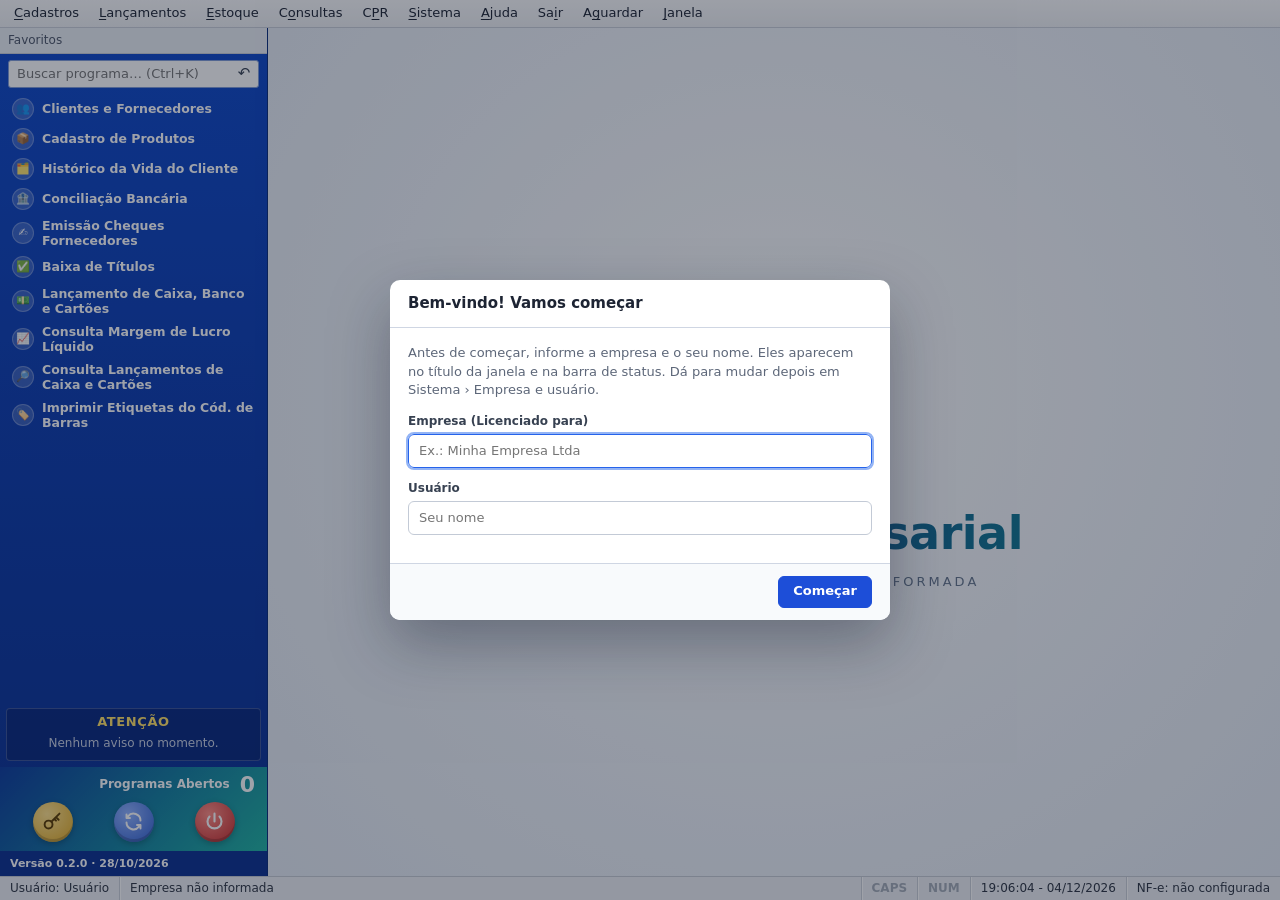
<file: erp/gestao.html>
<!DOCTYPE html>
<html lang="pt-BR">
<head>
<meta charset="UTF-8">
<meta name="viewport" content="width=device-width, initial-scale=1">
<title>Gestão Empresarial</title>
<style>
  :root {
    --bg: #e8edf5;
    --surface: #ffffff;
    --surface-2: #f5f7fb;
    --surface-3: #eceff4;
    --text: #1d2433;
    --text-muted: #5d6779;
    --border: #cfd6e3;
    --border-strong: #b6bfcc;
    --accent: #1d4ed8;
    --accent-hover: #1e40af;
    --accent-soft: #dbe7fd;
    --focus: #2563eb;
    --success: #15803d;
    --warning: #b45309;
    --danger: #dc2626;
    --menu-hover: #d4e5fb;
    --menu-hover-border: #9cc3f5;
    --side-bg: linear-gradient(180deg, #0d47c9 0%, #0a38a8 55%, #0a2f8f 100%);
    --side-text: #ffffff;
    --alert-text: #ffe066;
    --side-foot: linear-gradient(135deg, #0b3a9c 0%, #137f9e 55%, #1fb3a1 100%);
    --title-active: linear-gradient(180deg, #2a5fdc 0%, #1b46b3 100%);
    --title-inactive: #dfe5ee;
    --win-border: #8ea0bd;
    --win-shadow: 0 10px 28px rgba(15, 30, 60, 0.22), 0 2px 6px rgba(15, 30, 60, 0.12);
    --taskbar-h: 34px;
    --font: "Segoe UI", system-ui, -apple-system, Roboto, "Helvetica Neue", Arial, sans-serif;
    color-scheme: light;
  }

  * { box-sizing: border-box; }
  [hidden] { display: none !important; }
  html, body { margin: 0; padding: 0; height: 100%; }
  body {
    background: var(--bg);
    color: var(--text);
    font-family: var(--font);
    font-size: 13px;
    line-height: 1.4;
    min-width: 960px;
    min-height: 560px;
    -webkit-font-smoothing: antialiased;
  }
  button, input, select, textarea { font: inherit; color: inherit; }
  h1, h2, h3, p { margin: 0; }
  :focus-visible { outline: 2px solid var(--focus); outline-offset: 1px; }
  .sprite { position: absolute; width: 0; height: 0; overflow: hidden; }

  body.gesturing { user-select: none; }
  body.gesture-move, body.gesture-move * { cursor: move !important; }
  body.gesture-resize-e, body.gesture-resize-e * { cursor: ew-resize !important; }
  body.gesture-resize-s, body.gesture-resize-s * { cursor: ns-resize !important; }
  body.gesture-resize-se, body.gesture-resize-se * { cursor: nwse-resize !important; }

  /* ---------- Estrutura principal ---------- */
  #app { display: grid; grid-template-rows: auto minmax(0, 1fr) auto; height: 100vh; min-height: 560px; overflow: hidden; }
  #main { display: grid; grid-template-columns: 268px minmax(0, 1fr); min-height: 0; }

  /* ---------- Barra de menus ---------- */
  #menubar {
    display: flex; align-items: stretch; height: 28px; padding: 0 4px;
    background: linear-gradient(180deg, #fbfbfc 0%, #eef0f3 100%);
    border-bottom: 1px solid #c9ced8;
  }
  #menubar-items { display: flex; align-items: stretch; }
  .menubar-btn {
    margin: 2px 0; padding: 0 9px; border: 1px solid transparent; border-radius: 3px;
    background: transparent; cursor: default; white-space: nowrap;
  }
  .menubar-btn:hover, .menubar-btn.open { background: var(--menu-hover); border-color: var(--menu-hover-border); }
  .menubar-btn u, .menu-item u { text-decoration-thickness: 1px; text-underline-offset: 2px; }

  #menu-layer { position: fixed; inset: 0; pointer-events: none; z-index: 1000; }
  .menu-pop {
    position: fixed; pointer-events: auto; min-width: 230px; max-height: calc(100vh - 8px); overflow-y: auto;
    padding: 3px; background: var(--surface); border: 1px solid var(--border-strong);
    box-shadow: 2px 5px 14px rgba(15, 30, 60, 0.2);
  }
  .menu-item {
    display: grid; grid-template-columns: 22px minmax(0, 1fr) auto 16px; align-items: center;
    width: 100%; height: 26px; padding: 0 6px 0 4px; border: 1px solid transparent; border-radius: 3px;
    background: none; text-align: left; white-space: nowrap; cursor: default;
  }
  .menu-item.active { background: var(--menu-hover); border-color: var(--menu-hover-border); }
  .menu-item[aria-disabled="true"] { color: #8b93a1; }
  .menu-item[aria-disabled="true"].active { background: var(--surface-3); border-color: transparent; }
  .menu-note { font-style: italic; }
  .mi-check { text-align: center; color: var(--accent); font-size: 12px; font-weight: 700; }
  .mi-label { overflow: hidden; text-overflow: ellipsis; }
  .mi-hint { padding-left: 24px; color: var(--text-muted); font-size: 12px; }
  .mi-arrow { text-align: right; font-size: 15px; line-height: 1; color: #4b5567; }
  .menu-sep { height: 1px; margin: 4px 6px 4px 28px; background: #e1e5eb; }

  /* ---------- Lateral: Favoritos, avisos, rodapé ---------- */
  #sidebar {
    display: flex; flex-direction: column; min-height: 0;
    background: var(--side-bg); color: var(--side-text); border-right: 1px solid #082a7a;
  }
  .sb-head { padding: 4px 8px; background: #e9edf3; color: #4b5567; font-size: 12px; border-bottom: 1px solid #c9ced8; }
  .fav-search-wrap { position: relative; padding: 6px 8px; }
  #fav-search {
    width: 100%; height: 28px; padding: 0 30px 0 8px; border: 1px solid #7f9bd6; border-radius: 3px;
    background: #ffffff; color: #111827;
  }
  #fav-search::-webkit-search-cancel-button { display: none; }
  #fav-clear {
    position: absolute; right: 12px; top: 10px; width: 22px; height: 20px; padding: 0;
    border: 0; border-radius: 3px; background: transparent; color: #374151; cursor: pointer; font-size: 15px; line-height: 1;
  }
  #fav-clear:hover { background: #e5e9f0; }
  #fav-list { flex: 1 1 auto; min-height: 60px; overflow-y: auto; padding: 0 6px 6px; }
  .fav-item {
    display: flex; align-items: center; gap: 8px; width: 100%; padding: 4px 6px; border: 0; border-radius: 4px;
    background: transparent; color: var(--side-text); font-weight: 600; font-size: 12.5px; text-align: left; cursor: pointer;
  }
  .fav-item:hover, .fav-item.active { background: rgba(255, 255, 255, 0.15); }
  .fav-icon {
    flex: 0 0 22px; height: 22px; display: grid; place-items: center; border-radius: 50%;
    background: rgba(255, 255, 255, 0.18); box-shadow: inset 0 0 0 1px rgba(255, 255, 255, 0.25); font-size: 11px;
  }
  .fav-text { display: flex; flex-direction: column; min-width: 0; }
  .fav-label { line-height: 1.2; }
  .fav-path { font-size: 11px; font-weight: 400; opacity: 0.78; overflow: hidden; text-overflow: ellipsis; white-space: nowrap; }
  .fav-empty { padding: 8px; font-size: 12px; opacity: 0.88; }

  .alerts { margin: 0 6px 6px; border: 1px solid rgba(255, 255, 255, 0.2); border-radius: 4px; background: rgba(0, 0, 30, 0.22); }
  .alerts h2 { margin: 4px 0 2px; color: var(--alert-text); font-size: 13px; text-align: center; letter-spacing: 0.6px; }
  #alerts-box { min-height: 26px; max-height: 84px; overflow-y: auto; padding: 2px 10px 8px; color: var(--alert-text); font-weight: 700; font-size: 12px; text-align: center; line-height: 1.35; }
  #alerts-box p + p { margin-top: 6px; }
  .alert-none { color: rgba(255, 255, 255, 0.78); font-weight: 400; }

  .sb-foot { padding: 7px 12px 9px; background: var(--side-foot); }
  .open-count { display: flex; align-items: center; justify-content: flex-end; gap: 10px; font-weight: 700; font-size: 12px; }
  .open-count strong { font-size: 22px; line-height: 1; }
  .sb-actions { display: flex; justify-content: space-around; margin-top: 6px; }
  .round-btn {
    width: 40px; height: 40px; display: grid; place-items: center; padding: 0; border: 0; border-radius: 50%; cursor: pointer;
    box-shadow: inset 0 -3px 0 rgba(0, 0, 0, 0.18), 0 2px 6px rgba(0, 0, 0, 0.25);
  }
  .round-btn:hover { filter: brightness(1.08); }
  .round-btn:active { transform: translateY(1px); }
  .round-btn-key { background: radial-gradient(circle at 35% 30%, #ffe08a, #e0a91f); color: #5a3b00; }
  .round-btn-refresh { background: radial-gradient(circle at 35% 30%, #8fb2ff, #2f5fd0); color: #ffffff; }
  .round-btn-power { background: radial-gradient(circle at 35% 30%, #ff8a80, #c62828); color: #ffffff; }
  .sb-version { padding: 5px 10px; background: #0a2f8f; font-size: 11px; font-weight: 700; }

  /* ---------- Área de trabalho e janelas internas ---------- */
  #workspace { position: relative; overflow: hidden; background: radial-gradient(ellipse at 50% 42%, #ffffff 0%, #eef2f8 55%, #e3e9f2 100%); }
  #workspace-bg {
    position: absolute; inset: 0; display: flex; flex-direction: column; align-items: center; justify-content: center;
    gap: 8px; pointer-events: none; user-select: none;
  }
  .bg-logo { width: 180px; height: 180px; filter: drop-shadow(0 10px 18px rgba(30, 64, 175, 0.25)); }
  .bg-name {
    font-size: 46px; font-weight: 800; letter-spacing: -0.5px;
    background: linear-gradient(90deg, #1e3a8a, #0e7490); -webkit-background-clip: text; background-clip: text; color: transparent;
  }
  .bg-license { color: #64748b; font-size: 13px; letter-spacing: 3px; text-transform: uppercase; }

  #win-area { position: absolute; inset: 0; z-index: 0; }
  #workspace.has-wins #win-area { bottom: var(--taskbar-h); }
  .mdi-win {
    position: absolute; display: flex; flex-direction: column; overflow: hidden;
    min-width: 300px; min-height: 160px;
    background: var(--surface); border: 1px solid var(--win-border); border-radius: 7px; box-shadow: var(--win-shadow);
  }
  .mdi-win:focus { outline: none; }
  .mdi-win.maximized { left: 0 !important; top: 0 !important; width: 100% !important; height: 100% !important; border-width: 0; border-radius: 0; }
  .mdi-win.maximized .win-resize { display: none; }
  .win-titlebar {
    flex: 0 0 30px; display: flex; align-items: center; gap: 8px; padding: 0 3px 0 10px;
    background: var(--title-inactive); color: #4b5567; user-select: none; touch-action: none;
  }
  .mdi-win.active .win-titlebar { background: var(--title-active); color: #ffffff; }
  .win-icon { font-size: 14px; }
  .win-title { flex: 1 1 auto; min-width: 0; overflow: hidden; text-overflow: ellipsis; white-space: nowrap; font-weight: 600; }
  .win-buttons { display: flex; gap: 1px; }
  .win-btn {
    width: 30px; height: 24px; display: grid; place-items: center; padding: 0; border: 0; border-radius: 3px;
    background: transparent; color: inherit; cursor: pointer; font-size: 14px; line-height: 1;
  }
  .win-btn:hover { background: rgba(127, 140, 160, 0.25); }
  .mdi-win.active .win-btn:hover { background: rgba(255, 255, 255, 0.2); }
  .win-btn.on { color: #f59e0b; }
  .mdi-win.active .win-btn.on { color: #ffd34d; }
  .win-btn-close:hover, .mdi-win.active .win-btn-close:hover { background: #e81123; color: #ffffff; }
  .win-body { flex: 1 1 auto; min-height: 0; overflow: auto; background: var(--surface); }
  .win-resize { position: absolute; z-index: 2; }
  .win-resize[data-resize="e"] { top: 30px; right: 0; bottom: 12px; width: 6px; cursor: ew-resize; }
  .win-resize[data-resize="s"] { left: 0; right: 12px; bottom: 0; height: 6px; cursor: ns-resize; }
  .win-resize[data-resize="se"] {
    right: 0; bottom: 0; width: 14px; height: 14px; cursor: nwse-resize;
    background: linear-gradient(135deg, transparent 50%, rgba(100, 116, 139, 0.45) 50%, rgba(100, 116, 139, 0.45) 60%, transparent 60%, transparent 72%, rgba(100, 116, 139, 0.45) 72%, rgba(100, 116, 139, 0.45) 82%, transparent 82%);
  }

  #win-taskbar {
    position: absolute; left: 0; right: 0; bottom: 0; height: var(--taskbar-h); display: none; gap: 4px; padding: 4px 6px;
    overflow-x: auto; background: rgba(248, 250, 253, 0.97); border-top: 1px solid var(--border);
  }
  #workspace.has-wins #win-taskbar { display: flex; }
  .task-btn {
    flex: 0 1 210px; min-width: 110px; height: 26px; display: flex; align-items: center; gap: 6px; padding: 0 8px;
    border: 1px solid #c7cfdc; border-radius: 4px; background: var(--surface); cursor: pointer; font-size: 12px; text-align: left;
  }
  .task-btn:hover { background: var(--surface-2); }
  .task-btn.active { background: var(--accent-soft); border-color: #8db5ee; font-weight: 600; }
  .task-btn.minimized { color: var(--text-muted); font-style: italic; }
  .task-label { min-width: 0; overflow: hidden; text-overflow: ellipsis; white-space: nowrap; }

  /* ---------- Barra de status ---------- */
  #statusbar {
    display: flex; height: 24px; background: #eceef2; border-top: 1px solid #c4c9d2; font-size: 12px; color: #2d3442;
  }
  .st-cell {
    padding: 0 10px; line-height: 23px; white-space: nowrap; overflow: hidden; text-overflow: ellipsis;
    border-left: 1px solid #c9ced6; box-shadow: inset 1px 0 0 #ffffff;
  }
  .st-cell:first-child { border-left: 0; box-shadow: none; }
  .st-grow { flex: 1 1 auto; }
  .st-key { color: #a2a9b5; font-weight: 600; }
  .st-key.on { color: #111827; }

  /* ---------- Conteúdo dos programas ---------- */
  .badge { display: inline-block; padding: 1px 8px; border-radius: 999px; font-size: 11px; font-weight: 700; white-space: nowrap; }
  .st-pendente { background: #fff1cc; color: #8a5a00; }
  .st-pronto { background: #dcf5e3; color: #146c2e; }
  .st-print { background: #e8ecff; color: #3743a5; }

  .ph { max-width: 580px; margin: 0 auto; padding: 26px 24px 30px; text-align: center; }
  .ph-icon { font-size: 42px; line-height: 1.1; }
  .ph h2 { margin-top: 6px; font-size: 18px; }
  .ph-path { margin: 4px 0 10px; color: var(--text-muted); }
  .ph-box { margin-top: 18px; padding: 14px 18px; text-align: left; background: var(--surface-2); border: 1px solid #dfe5ef; border-radius: 8px; }
  .ph-box ul { margin: 8px 0 0; padding-left: 20px; }
  .ph-box li + li { margin-top: 3px; }

  .map { padding: 14px 18px 22px; }
  .map-intro { color: var(--text-muted); }
  .map-summary { display: flex; flex-wrap: wrap; gap: 8px; margin: 12px 0 4px; }
  .map-stat { padding: 7px 12px; background: var(--surface-2); border: 1px solid #e1e6ee; border-radius: 6px; color: var(--text-muted); font-size: 12px; }
  .map-stat strong { display: block; color: var(--text); font-size: 18px; line-height: 1.2; }
  .map-top h3 {
    margin: 16px 0 6px; padding-bottom: 4px; border-bottom: 1px solid #e3e8f0;
    color: var(--accent); font-size: 12px; letter-spacing: 0.5px; text-transform: uppercase;
  }
  .map ul { margin: 0; padding-left: 16px; list-style: none; }
  .map-top > ul { padding-left: 2px; }
  .map li { padding: 2px 0; }
  .map-sub { color: #374151; }
  .map-note, .map-action { color: var(--text-muted); font-style: italic; }
  .map-link {
    display: inline-flex; align-items: center; gap: 6px; padding: 0; border: 0; background: none;
    color: var(--accent); cursor: pointer; text-align: left;
  }
  .map-link:hover { text-decoration: underline; }

  .favman { padding: 14px 18px 18px; }
  .favman-list { margin: 10px 0 12px; padding: 0; list-style: none; border: 1px solid #e1e6ee; border-radius: 6px; }
  .favman-list li { display: flex; align-items: center; gap: 8px; padding: 4px 6px 4px 10px; }
  .favman-list li + li { border-top: 1px solid #eef1f5; }
  .favman-num { flex: 0 0 18px; color: var(--text-muted); font-size: 12px; text-align: right; }
  .favman-name { flex: 1 1 auto; min-width: 0; }
  .favman-name small { display: block; color: var(--text-muted); font-size: 11px; overflow: hidden; text-overflow: ellipsis; white-space: nowrap; }
  .favman-empty { padding: 10px; color: var(--text-muted); }
  .btn.btn-sm { height: 26px; padding: 0 9px; font-size: 12px; }
  .favman-bar { display: flex; gap: 8px; align-items: center; }
  .favman-bar select { flex: 1 1 auto; min-width: 0; height: 30px; padding: 0 6px; border: 1px solid #c3cad6; border-radius: 6px; background: var(--surface); }

  /* ---------- Modais ---------- */
  .modal-backdrop {
    position: fixed; inset: 0; z-index: 2000; display: grid; place-items: center; padding: 20px;
    background: rgba(15, 23, 42, 0.4); opacity: 0; transition: opacity 0.14s ease;
  }
  .modal-backdrop.show { opacity: 1; }
  .modal { width: min(500px, 100%); max-height: calc(100vh - 40px); display: flex; flex-direction: column; background: var(--surface); border-radius: 10px; box-shadow: 0 24px 60px rgba(15, 23, 42, 0.35); }
  .modal-sm { width: min(400px, 100%); }
  .modal-lg { width: min(640px, 100%); }
  .modal-header { display: flex; align-items: center; justify-content: space-between; gap: 10px; padding: 13px 18px; border-bottom: 1px solid var(--border); }
  .modal-header h2 { font-size: 15px; }
  .modal-body { padding: 16px 18px; overflow-y: auto; }
  .modal-footer { display: flex; justify-content: flex-end; gap: 8px; padding: 12px 18px; border-top: 1px solid var(--border); background: #f8fafc; border-radius: 0 0 10px 10px; }
  .modal-lead { margin-bottom: 14px; color: var(--text-muted); }
  .icon-btn { width: 28px; height: 28px; padding: 0; border: 0; border-radius: 6px; background: transparent; cursor: pointer; color: var(--text-muted); }
  .icon-btn:hover { background: var(--surface-3); color: var(--text); }
  .btn { height: 32px; padding: 0 14px; border: 1px solid #c3cad6; border-radius: 6px; background: var(--surface); font-weight: 600; white-space: nowrap; cursor: pointer; }
  .btn:disabled { opacity: 0.45; cursor: default; }
  .btn:hover { background: var(--surface-2); }
  .btn-primary { background: var(--accent); border-color: var(--accent); color: #ffffff; }
  .btn-primary:hover { background: var(--accent-hover); }
  .btn-danger { background: var(--danger); border-color: var(--danger); color: #ffffff; }
  .btn-danger:hover { background: #b91c1c; }
  .field { display: block; margin-bottom: 12px; }
  .field > span { display: block; margin-bottom: 4px; color: #374151; font-size: 12px; font-weight: 600; }
  .field input { width: 100%; height: 34px; padding: 0 10px; border: 1px solid #c3cad6; border-radius: 6px; background: var(--surface); }
  .field input:focus { outline: 2px solid #93b4f5; outline-offset: 0; border-color: var(--focus); }
  .field-error { color: var(--danger); font-size: 12px; font-weight: 600; }
  .kbd-table { width: 100%; border-collapse: collapse; }
  .kbd-table td { padding: 6px 0; border-bottom: 1px solid #eef1f5; vertical-align: top; }
  .kbd-table td:first-child { width: 42%; padding-right: 12px; }
  kbd { display: inline-block; padding: 1px 6px; border: 1px solid #cbd2dd; border-bottom-width: 2px; border-radius: 4px; background: var(--surface-2); font-family: inherit; font-size: 12px; white-space: nowrap; }
  .about-list { margin: 10px 0 0; padding-left: 18px; }
  .about-list li + li { margin-top: 4px; }

  /* ---------- Toasts ---------- */
  #toast-root { position: fixed; right: 16px; bottom: 36px; z-index: 2500; display: flex; flex-direction: column; gap: 8px; pointer-events: none; }
  .toast {
    display: flex; align-items: flex-start; gap: 10px; min-width: 240px; max-width: 380px; padding: 10px 12px;
    background: #1f2937; color: #ffffff; border-left: 4px solid #60a5fa; border-radius: 8px; box-shadow: 0 8px 22px rgba(0, 0, 0, 0.25);
    pointer-events: auto; opacity: 0; transform: translateY(8px); transition: opacity 0.18s ease, transform 0.18s ease;
  }
  .toast.show { opacity: 1; transform: none; }
  .toast-success { border-left-color: #22c55e; }
  .toast-warning { border-left-color: #f59e0b; }
  .toast-error { border-left-color: #ef4444; }
  .toast-close { margin-left: auto; padding: 0 2px; border: 0; background: none; color: inherit; opacity: 0.7; cursor: pointer; }
  .toast-close:hover { opacity: 1; }

  /* ---------- Tela de saída ---------- */
  #lock-screen { position: fixed; inset: 0; z-index: 3000; display: grid; place-items: center; background: linear-gradient(135deg, #0a2f8f 0%, #137f9e 100%); }
  .lock-card { width: 360px; padding: 30px 28px; text-align: center; background: var(--surface); border-radius: 14px; box-shadow: 0 30px 70px rgba(0, 0, 0, 0.35); }
  .lock-card svg { width: 72px; height: 72px; }
  .lock-card h1 { margin-top: 10px; font-size: 20px; }
  .lock-card p { margin: 6px 0 18px; color: var(--text-muted); }
</style>
</head>
<body>
<svg class="sprite" aria-hidden="true" focusable="false">
  <defs>
    <linearGradient id="logo-grad" x1="0" y1="0" x2="1" y2="1">
      <stop offset="0" stop-color="#1e40af"/>
      <stop offset="1" stop-color="#0ea5e9"/>
    </linearGradient>
  </defs>
  <symbol id="logo" viewBox="0 0 120 120">
    <rect x="6" y="6" width="108" height="108" rx="26" fill="url(#logo-grad)"/>
    <rect x="28" y="64" width="16" height="28" rx="3" fill="#ffffff" opacity="0.72"/>
    <rect x="52" y="47" width="16" height="45" rx="3" fill="#ffffff" opacity="0.86"/>
    <rect x="76" y="29" width="16" height="63" rx="3" fill="#ffffff"/>
  </symbol>
</svg>

<div id="app">
  <nav id="menubar" aria-label="Menu principal">
    <div id="menubar-items" role="menubar"></div>
  </nav>

  <div id="main">
    <aside id="sidebar" aria-label="Favoritos e avisos">
      <div class="sb-head">Favoritos</div>
      <div class="fav-search-wrap">
        <input id="fav-search" type="search" placeholder="Buscar programa… (Ctrl+K)" autocomplete="off" spellcheck="false" aria-label="Buscar programa">
        <button type="button" id="fav-clear" title="Limpar busca" aria-label="Limpar busca">↶</button>
      </div>
      <div id="fav-list" role="listbox" aria-label="Favoritos"></div>
      <section class="alerts" aria-label="Avisos">
        <h2>ATENÇÃO</h2>
        <div id="alerts-box"></div>
      </section>
      <div class="sb-foot">
        <div class="open-count"><span>Programas Abertos</span><strong id="open-count">0</strong></div>
        <div class="sb-actions">
          <button type="button" class="round-btn round-btn-key" data-action="empresa-usuario" title="Empresa e usuário" aria-label="Empresa e usuário">
            <svg viewBox="0 0 24 24" width="21" height="21" fill="none" stroke="currentColor" stroke-width="2.2" stroke-linecap="round" stroke-linejoin="round" aria-hidden="true"><circle cx="7.5" cy="15.5" r="4.5"/><path d="M10.7 12.3 20 3M16 7l3 3M14 9l2 2"/></svg>
          </button>
          <button type="button" class="round-btn round-btn-refresh" data-action="atualizar" title="Atualizar avisos" aria-label="Atualizar avisos">
            <svg viewBox="0 0 24 24" width="21" height="21" fill="none" stroke="currentColor" stroke-width="2.2" stroke-linecap="round" stroke-linejoin="round" aria-hidden="true"><path d="M20 11a8 8 0 0 0-14.3-4.9L4 8M4 4v4h4M4 13a8 8 0 0 0 14.3 4.9L20 16M20 20v-4h-4"/></svg>
          </button>
          <button type="button" class="round-btn round-btn-power" data-action="sair" title="Sair do sistema" aria-label="Sair do sistema">
            <svg viewBox="0 0 24 24" width="21" height="21" fill="none" stroke="currentColor" stroke-width="2.4" stroke-linecap="round" stroke-linejoin="round" aria-hidden="true"><path d="M12 3v9M6.3 6.3a8 8 0 1 0 11.4 0"/></svg>
          </button>
        </div>
      </div>
      <div class="sb-version" id="sb-version"></div>
    </aside>

    <main id="workspace">
      <div id="workspace-bg" aria-hidden="true">
        <svg class="bg-logo"><use href="#logo"/></svg>
        <div class="bg-name">Gestão Empresarial</div>
        <div class="bg-license" id="bg-license"></div>
      </div>
      <div id="win-area"></div>
      <div id="win-taskbar" role="toolbar" aria-label="Programas abertos"></div>
    </main>
  </div>

  <footer id="statusbar">
    <span class="st-cell" id="st-user"></span>
    <span class="st-cell st-grow" id="st-empresa"></span>
    <span class="st-cell st-key" id="st-caps" title="Caps Lock">CAPS</span>
    <span class="st-cell st-key" id="st-num" title="Num Lock">NUM</span>
    <span class="st-cell" id="st-clock"></span>
    <span class="st-cell" id="st-fiscal">NF-e: não configurada</span>
  </footer>
</div>

<div id="menu-layer"></div>
<div id="modal-root"></div>
<div id="toast-root" aria-live="polite"></div>

<div id="lock-screen" hidden>
  <div class="lock-card">
    <svg aria-hidden="true"><use href="#logo"/></svg>
    <h1>Gestão Empresarial</h1>
    <p id="lock-msg">Sessão encerrada.</p>
    <button type="button" class="btn btn-primary" id="lock-enter">Entrar novamente</button>
  </div>
</div>

<script>
(function () {
  'use strict';

  /* =====================================================================
   * 1. CONSTANTES (todas declaradas aqui, antes de qualquer função)
   * ===================================================================== */

  const APP_NAME = 'Gestão Empresarial';
  const APP_VERSION = '0.2.0';
  const APP_BUILD_DATE = '28/10/2026';
  const CURRENT_SCHEMA_VERSION = 1;

  const DB_NAME = 'gestao-empresarial';
  const DB_VERSION = 1;
  const STORE_CONFIG = 'config';
  const SETTINGS_KEY = 'settings';

  const CLOCK_INTERVAL_MS = 1000;
  const TOAST_DURATION_MS = 3800;
  const TOAST_MAX = 4;
  const SUBMENU_DELAY_MS = 180;
  const SEARCH_MAX_RESULTS = 30;

  const WIN_DEFAULT_W = 760;
  const WIN_DEFAULT_H = 470;
  const WIN_MIN_W = 300;
  const WIN_MIN_H = 160;
  const WIN_TITLEBAR_H = 30;
  const WIN_CASCADE_STEP = 26;
  const WIN_CASCADE_SLOTS = 8;
  const WIN_KEEP_VISIBLE = 90; // px da janela que sempre ficam dentro da área ao arrastar para os lados

  const HTML_ESCAPES = { '&': '&amp;', '<': '&lt;', '>': '&gt;', '"': '&quot;', "'": '&#39;' };
  const ACCEL_CODE_RE = /^Key[A-Z]$/;

  const ICONS = {
    min: '<svg viewBox="0 0 10 10" width="10" height="10" aria-hidden="true"><path d="M1 8.5h8" stroke="currentColor" stroke-width="1.3"/></svg>',
    max: '<svg viewBox="0 0 10 10" width="10" height="10" aria-hidden="true"><rect x="1" y="1" width="8" height="8" fill="none" stroke="currentColor" stroke-width="1.2"/></svg>',
    restore: '<svg viewBox="0 0 10 10" width="10" height="10" aria-hidden="true"><path d="M3 1h6v6M1 3h6v6H1z" fill="none" stroke="currentColor" stroke-width="1.1"/></svg>',
    close: '<svg viewBox="0 0 10 10" width="10" height="10" aria-hidden="true"><path d="M1 1l8 8M9 1l-8 8" stroke="currentColor" stroke-width="1.3"/></svg>'
  };

  const STATUS_LABELS = { pendente: 'A construir', pronto: 'Pronto' };

  // Programas = cada tela que abre numa janela. status: 'pendente' (padrão) ou 'pronto'.
  // own: true = tela deste sistema (não existe no sistema de referência; fora das contagens do mapa).
  const PROGRAMS = {
    'clientes-fornecedores': { title: 'Clientes e Fornecedores', icon: '👥' },
    'transportadora-veiculos': { title: 'Transportadora/Veículos', icon: '🚚' },
    'emprestimo-produtos': { title: 'Empréstimo de Produtos', icon: '🔁' },
    'ordens-entrega': { title: 'Emissão de Ordens de Entrega', icon: '📋' },
    'orcamento-faturamento': { title: 'Orçamento e Ordem de Faturamento', icon: '🧮' },
    'cadastro-produtos': { title: 'Cadastro de Produtos', icon: '📦' },
    'historico-cliente': { title: 'Histórico da Vida do Cliente', icon: '🗂️' },
    'conciliacao-bancaria': { title: 'Conciliação Bancária', icon: '🏦' },
    'cheques-fornecedores': { title: 'Emissão Cheques Fornecedores', icon: '✍️' },
    'baixa-titulos': { title: 'Baixa de Títulos', icon: '✅' },
    'lancamento-caixa': { title: 'Lançamento de Caixa, Banco e Cartões', icon: '💵' },
    'margem-lucro': { title: 'Consulta Margem de Lucro Líquido', icon: '📈' },
    'consulta-lancamentos-caixa': { title: 'Consulta Lançamentos de Caixa e Cartões', icon: '🔎' },
    'etiquetas-codbarras': { title: 'Imprimir Etiquetas do Cód. de Barras', icon: '🏷️' },
    'cpr-minutas': { title: 'Cadastro de Minutas para Emissão de CPR e Opção de Compra', icon: '📝' },
    'cpr-emissao': { title: 'Emissão de CPR e Opção de Compra', icon: '🌾' },
    'verifica-versao': { title: 'Verifica Versão', icon: '🔄' },
    'customizacao': { title: 'Customização', icon: '🎨' },
    'usuarios': { title: 'Usuários', icon: '👤' },
    'favoritos': { title: 'Favoritos', icon: '⭐', view: 'favoritos', status: 'pronto', w: 580, h: 590 },
    'alterar-senha': { title: 'Alterar Senha', icon: '🔑' },
    'liberacao-operacoes': { title: 'Liberação de Operações', icon: '🔓' },
    'reimpressao-danfe': { title: 'Reimpressão do DANFE / CCe / NFSe', icon: '🖨️' },
    'liberar-acesso-nf': { title: 'Liberar Acesso a Notas Fiscais', icon: '🗝️' },
    'copiar-backup-xml': { title: 'Copiar Arquivos de Backup e XML', icon: '💾' },
    'tef': { title: 'TEF', icon: '💳' },
    'ajuda-conteudos': { title: 'Conteúdos e Índices', icon: '📚' },
    'ajuda': { title: 'Ajuda', icon: '❓' },
    'mapa-sistema': { title: 'Mapa do sistema', icon: '🗺️', view: 'mapa', status: 'pronto', own: true, w: 640, h: 580 }
  };

  // Mesma ordem dos Favoritos do sistema atual (print de 28/10/2026).
  const DEFAULT_FAVORITES = [
    'clientes-fornecedores', 'cadastro-produtos', 'historico-cliente', 'conciliacao-bancaria', 'cheques-fornecedores',
    'baixa-titulos', 'lancamento-caixa', 'margem-lucro', 'consulta-lancamentos-caixa', 'etiquetas-codbarras'
  ];

  const MENU_SEP = { sep: true };

  // Árvore de menus. '&' marca a letra do atalho Alt+letra.
  // { program } abre um programa · { action } executa uma ação · { label, items } submenu conhecido
  // { label, pending: true } submenu que ainda não vimos (aguardando print) · { note } linha informativa
  // hint: 'Ctrl+L' num programa mostra o atalho no menu e o registra como tecla de atalho global.
  const MENU_TREE = [
    { id: 'cadastros', label: '&Cadastros', items: [
      { program: 'clientes-fornecedores' },
      { label: 'Vendedores', pending: true },
      { label: 'Cadastros Bancários', pending: true },
      MENU_SEP,
      { label: 'Cadastro de Estoque', pending: true },
      { label: 'Tributos', pending: true },
      { label: 'Moedas', pending: true },
      MENU_SEP,
      { label: 'Cadastro Contábil', pending: true },
      { label: 'Empresas', pending: true },
      { label: 'Folha de Pagamento', pending: true },
      { program: 'transportadora-veiculos' },
      { label: 'Outros', pending: true }
    ] },
    { id: 'lancamentos', label: '&Lançamentos', items: [
      { label: 'Financeiro', pending: true },
      { label: 'Comissões', pending: true },
      MENU_SEP,
      { label: 'Lançamentos Bancários', pending: true },
      { label: 'Lançamentos Contábeis', pending: true },
      { label: 'Atualizações', pending: true },
      { label: 'Livros Fiscais', pending: true }
    ] },
    { id: 'estoque', label: '&Estoque', items: [
      { label: 'Pedidos', pending: true },
      { label: 'Notas Fiscais', pending: true },
      MENU_SEP,
      { program: 'emprestimo-produtos' },
      { program: 'ordens-entrega' },
      { program: 'orcamento-faturamento' },
      MENU_SEP,
      { label: 'Cancelar Notas Fiscais', pending: true }
    ] },
    { id: 'consultas', label: 'C&onsultas', items: [
      { label: 'Consulta Produtos', pending: true },
      { label: 'Consultas Contábeis', pending: true },
      { label: 'Consulta Comissões', pending: true },
      { label: 'Consultas Financeiras', pending: true },
      { label: 'Consulta Pedidos', pending: true },
      { label: 'Consulta Cliente/Fornecedor', pending: true },
      { label: 'Consulta Produção da Indústria', pending: true }
    ] },
    { id: 'cpr', label: 'C&PR', items: [
      { program: 'cpr-minutas' },
      { program: 'cpr-emissao' }
    ] },
    { id: 'sistema', label: '&Sistema', items: [
      { program: 'verifica-versao' },
      MENU_SEP,
      { program: 'customizacao' },
      { program: 'usuarios' },
      { program: 'favoritos' },
      MENU_SEP,
      { program: 'alterar-senha' },
      MENU_SEP,
      { label: 'Cupom Fiscal', pending: true },
      { program: 'liberacao-operacoes', hint: 'Ctrl+L' },
      MENU_SEP,
      { program: 'reimpressao-danfe' },
      { program: 'etiquetas-codbarras' },
      MENU_SEP,
      { label: 'Verificar Pendências SEFAZ / Receita Federal', pending: true },
      MENU_SEP,
      { program: 'liberar-acesso-nf' },
      { program: 'copiar-backup-xml' },
      { program: 'tef' },
      MENU_SEP,
      { program: 'mapa-sistema' },
      { action: 'empresa-usuario', label: 'Empresa e usuário…' }
    ] },
    { id: 'ajuda', label: '&Ajuda', items: [
      { program: 'ajuda-conteudos' },
      MENU_SEP,
      { action: 'sobre', label: 'Sobre o Sistema' },
      { program: 'ajuda' },
      MENU_SEP,
      { action: 'atalhos', label: 'Atalhos de teclado' }
    ] },
    { id: 'sair', label: 'Sa&ir', action: 'sair' },
    { id: 'aguardar', label: 'A&guardar', pending: true },
    { id: 'janela', label: '&Janela', dynamic: 'janela' }
  ];

  // Estrutura do IndexedDB: cada versão cria/ajusta object stores, aplicadas em sequência.
  // Cada cadastro novo (clientes, produtos, títulos…) ganha o seu store aqui, com índices.
  const DB_UPGRADES = {
    1: function (db) {
      if (!db.objectStoreNames.contains(STORE_CONFIG)) db.createObjectStore(STORE_CONFIG, { keyPath: 'key' });
    }
  };

  // Formato dos dados salvos: MIGRATIONS[n] converte um registro da versão n-1 para a versão n.
  const MIGRATIONS = {};

  const SHORTCUTS = [
    ['Alt + letra sublinhada', 'Abre o menu (Alt+C Cadastros, Alt+L Lançamentos, Alt+J Janela…)'],
    ['F10', 'Abre o primeiro menu'],
    ['↑ ↓ ← →', 'Navegam pelos menus e submenus'],
    ['Enter', 'Abre o item destacado'],
    ['Letra (menu aberto)', 'Pula para o item que começa com essa letra'],
    ['Esc', 'Fecha o menu; fora de campos de texto, fecha a janela ativa'],
    ['Ctrl + K', 'Busca um programa pelo nome (caixa dos Favoritos)'],
    ['Duplo clique no título', 'Maximiza ou restaura a janela'],
    ['Botão direito num item do menu', 'Adiciona ou remove dos Favoritos'],
    ['Botão direito num favorito', 'Abrir, mover para cima/baixo ou remover']
  ];

  /* =====================================================================
   * 2. ESTADO
   * ===================================================================== */

  let dbPromise = null;
  let storageAvailable = true;
  let persistenceBlocked = false;
  let settings = null;
  let savePending = false;
  let programPaths = {};
  let programHotkeys = {};

  const wins = [];
  let winSeq = 0;
  let zTop = 10;
  let activeWinId = null;
  let gesture = null;

  const menu = { top: -1, levels: [], context: false, timer: null };
  const modalStack = [];
  let searchActive = 0;
  let sessionLocked = false;

  /* =====================================================================
   * 3. UTILITÁRIOS
   * ===================================================================== */

  function escapeHtml(value) {
    return String(value == null ? '' : value).replace(/[&<>"']/g, function (ch) { return HTML_ESCAPES[ch]; });
  }

  function normalizeText(value) {
    return String(value == null ? '' : value).normalize('NFD').replace(/[̀-ͯ]/g, '').toLowerCase().trim();
  }

  function clamp(n, min, max) {
    return Math.max(min, Math.min(max, n));
  }

  function pad2(n) {
    return (n < 10 ? '0' : '') + n;
  }

  function formatClock(d) {
    return pad2(d.getHours()) + ':' + pad2(d.getMinutes()) + ':' + pad2(d.getSeconds()) + ' - ' +
      pad2(d.getDate()) + '/' + pad2(d.getMonth() + 1) + '/' + d.getFullYear();
  }

  function plural(n, one, many) {
    return n + ' ' + (n === 1 ? one : many);
  }

  function describeError(err) {
    return err && err.message ? err.message : String(err);
  }

  function isEditable(el) {
    return !!(el && el.closest && el.closest('input, textarea, select, [contenteditable="true"]'));
  }

  /* =====================================================================
   * 4. ARMAZENAMENTO — wrapper Promise para IndexedDB
   *    Toda leitura/gravação passa por aqui (as telas nunca tocam no IndexedDB
   *    diretamente), para que um dia dê para trocar por um servidor.
   * ===================================================================== */

  function openDatabase() {
    if (dbPromise) return dbPromise;
    dbPromise = new Promise(function (resolve, reject) {
      if (!window.indexedDB) {
        reject(new Error('IndexedDB não está disponível neste navegador.'));
        return;
      }
      let request;
      try {
        request = window.indexedDB.open(DB_NAME, DB_VERSION);
      } catch (err) {
        reject(err);
        return;
      }
      request.addEventListener('upgradeneeded', function (e) {
        const db = request.result;
        for (let v = e.oldVersion + 1; v <= DB_VERSION; v++) {
          if (DB_UPGRADES[v]) DB_UPGRADES[v](db, request.transaction);
        }
      });
      request.addEventListener('success', function () {
        const db = request.result;
        db.addEventListener('versionchange', function () {
          db.close();
          dbPromise = null;
          showToast('O sistema foi atualizado em outra aba. Recarregue esta página.', { type: 'warning' });
        });
        resolve(db);
      });
      request.addEventListener('error', function () {
        reject(request.error || new Error('Falha ao abrir o IndexedDB.'));
      });
      request.addEventListener('blocked', function () {
        showToast('Feche as outras abas do sistema para concluir a atualização do banco.', { type: 'warning' });
      });
    });
    dbPromise.catch(function () { dbPromise = null; });
    return dbPromise;
  }

  function idbTransaction(storeName, mode, operation) {
    return openDatabase().then(function (db) {
      return new Promise(function (resolve, reject) {
        let tx;
        try {
          tx = db.transaction(storeName, mode);
        } catch (err) {
          reject(err);
          return;
        }
        const request = operation(tx.objectStore(storeName));
        let result;
        request.addEventListener('success', function () { result = request.result; });
        tx.addEventListener('complete', function () { resolve(result); });
        tx.addEventListener('error', function () { reject(tx.error || request.error); });
        tx.addEventListener('abort', function () { reject(tx.error || new Error('Transação abortada.')); });
      });
    });
  }

  function idbGet(storeName, key) {
    return idbTransaction(storeName, 'readonly', function (store) { return store.get(key); });
  }

  function idbPut(storeName, value) {
    return idbTransaction(storeName, 'readwrite', function (store) { return store.put(value); });
  }

  function requestPersistentStorage() {
    if (navigator.storage && navigator.storage.persist) {
      navigator.storage.persist().catch(function () {});
    }
  }

  /* =====================================================================
   * 5. MODELO DE DADOS — configurações, migração, carga e gravação
   * ===================================================================== */

  function createDefaultSettings() {
    return {
      key: SETTINGS_KEY,
      schemaVersion: CURRENT_SCHEMA_VERSION,
      empresaNome: '',
      usuarioNome: '',
      favoritos: DEFAULT_FAVORITES.slice()
    };
  }

  function migrateSettings(raw) {
    let data = raw;
    let version = Number(data.schemaVersion) || 1;
    while (version < CURRENT_SCHEMA_VERSION) {
      const next = version + 1;
      if (!MIGRATIONS[next]) throw new Error('Migração ausente para a versão ' + next + '.');
      data = MIGRATIONS[next](data);
      version = next;
      data.schemaVersion = version;
    }
    return data;
  }

  function normalizeSettings(raw) {
    const out = createDefaultSettings();
    const src = raw && typeof raw === 'object' ? raw : {};
    out.empresaNome = typeof src.empresaNome === 'string' ? src.empresaNome.trim().slice(0, 120) : '';
    out.usuarioNome = typeof src.usuarioNome === 'string' ? src.usuarioNome.trim().slice(0, 60) : '';
    if (Array.isArray(src.favoritos)) {
      out.favoritos = src.favoritos.filter(function (id, i, arr) { return !!PROGRAMS[id] && arr.indexOf(id) === i; });
    }
    return out;
  }

  // Resolve { firstRun } — true quando ainda faltam empresa/usuário.
  function loadSettings() {
    return idbGet(STORE_CONFIG, SETTINGS_KEY).then(function (raw) {
      if (!raw) {
        settings = createDefaultSettings();
        return { firstRun: true };
      }
      const fromVersion = Number(raw.schemaVersion) || 1;
      if (fromVersion > CURRENT_SCHEMA_VERSION) {
        persistenceBlocked = true;
        settings = normalizeSettings(raw);
        return { firstRun: false };
      }
      settings = normalizeSettings(migrateSettings(raw));
      if (fromVersion < CURRENT_SCHEMA_VERSION) scheduleSave();
      return { firstRun: !settings.empresaNome || !settings.usuarioNome };
    }, function (err) {
      console.error(err);
      storageAvailable = false;
      settings = createDefaultSettings();
      return { firstRun: true };
    }).catch(function (err) {
      console.error(err);
      persistenceBlocked = true;
      if (!settings) settings = createDefaultSettings();
      showToast('Não foi possível ler os dados salvos: ' + describeError(err), { type: 'error' });
      return { firstRun: !settings.empresaNome };
    });
  }

  // Sem debounce de tempo: várias alterações na mesma rodada viram uma gravação só.
  function scheduleSave() {
    if (savePending) return;
    savePending = true;
    Promise.resolve().then(function () {
      savePending = false;
      persistNow();
    });
  }

  function persistNow() {
    if (!storageAvailable || persistenceBlocked) return Promise.resolve();
    return idbPut(STORE_CONFIG, settings).catch(function (err) {
      console.error(err);
      showToast('Não foi possível salvar: ' + describeError(err), { type: 'error' });
    });
  }

  /* =====================================================================
   * 6. TOASTS
   * ===================================================================== */

  function showToast(message, options) {
    const opts = options || {};
    const root = document.getElementById('toast-root');
    while (root.children.length >= TOAST_MAX) root.removeChild(root.firstChild);
    const el = document.createElement('div');
    el.className = 'toast toast-' + (opts.type || 'info');
    el.setAttribute('role', 'status');
    el.innerHTML = '<span class="toast-msg">' + escapeHtml(message) + '</span>' +
      '<button type="button" class="toast-close" aria-label="Fechar">✕</button>';
    let timer = null;
    function dismiss() {
      clearTimeout(timer);
      el.classList.remove('show');
      setTimeout(function () { if (el.parentNode) el.parentNode.removeChild(el); }, 200);
    }
    el.querySelector('.toast-close').addEventListener('click', dismiss);
    el.addEventListener('mouseenter', function () { clearTimeout(timer); });
    el.addEventListener('mouseleave', function () { timer = setTimeout(dismiss, TOAST_DURATION_MS); });
    root.appendChild(el);
    requestAnimationFrame(function () { el.classList.add('show'); });
    timer = setTimeout(dismiss, opts.duration || TOAST_DURATION_MS);
  }

  /* =====================================================================
   * 7. MODAIS
   * ===================================================================== */

  function syncInert() {
    document.getElementById('app').inert = sessionLocked || modalStack.length > 0;
  }

  // opts: { title, body (HTML), size: 'sm'|'lg', dismissible (padrão true),
  //         actions: [{ id, label, variant: 'primary'|'danger', submit }],
  //         onAction(id, modal) → false mantém aberto, onClose(reason) }
  function openModal(opts) {
    const root = document.getElementById('modal-root');
    const backdrop = document.createElement('div');
    backdrop.className = 'modal-backdrop';
    const dismissible = opts.dismissible !== false;
    const actionList = opts.actions || [];
    const actions = actionList.map(function (a) {
      const cls = a.variant === 'primary' ? 'btn btn-primary' : a.variant === 'danger' ? 'btn btn-danger' : 'btn';
      return '<button type="' + (a.submit ? 'submit' : 'button') + '" class="' + cls + '" data-modal-action="' + escapeHtml(a.id) + '">' + escapeHtml(a.label) + '</button>';
    }).join('');
    backdrop.innerHTML =
      '<form class="modal' + (opts.size ? ' modal-' + opts.size : '') + '" role="dialog" aria-modal="true" aria-label="' + escapeHtml(opts.title) + '" novalidate>' +
      '<header class="modal-header"><h2>' + escapeHtml(opts.title) + '</h2>' +
      (dismissible ? '<button type="button" class="icon-btn" data-modal-close aria-label="Fechar">✕</button>' : '') + '</header>' +
      '<div class="modal-body">' + (opts.body || '') + '</div>' +
      (actions ? '<footer class="modal-footer">' + actions + '</footer>' : '') +
      '</form>';
    const form = backdrop.querySelector('form');
    const modal = { el: form, dismissible: dismissible, closed: false, close: null };

    function close(reason) {
      if (modal.closed) return;
      modal.closed = true;
      const idx = modalStack.indexOf(modal);
      if (idx >= 0) modalStack.splice(idx, 1);
      syncInert();
      backdrop.classList.remove('show');
      setTimeout(function () { if (backdrop.parentNode) backdrop.parentNode.removeChild(backdrop); }, 150);
      if (opts.onClose) opts.onClose(reason || 'close');
    }
    modal.close = close;

    function runModalAction(id) {
      if (modal.closed) return;
      const result = opts.onAction ? opts.onAction(id, modal) : undefined;
      if (result !== false) close(id);
    }

    form.addEventListener('submit', function (e) {
      e.preventDefault();
      const primary = actionList.filter(function (a) { return a.submit; })[0];
      if (primary) runModalAction(primary.id);
    });
    form.addEventListener('click', function (e) {
      const btn = e.target.closest('[data-modal-action]');
      if (btn && btn.type !== 'submit') runModalAction(btn.getAttribute('data-modal-action'));
      if (e.target.closest('[data-modal-close]')) close('dismiss');
    });
    backdrop.addEventListener('pointerdown', function (e) {
      if (e.target === backdrop && modal.dismissible) close('dismiss');
    });

    root.appendChild(backdrop);
    modalStack.push(modal);
    syncInert();
    requestAnimationFrame(function () { backdrop.classList.add('show'); });
    const focusTarget = form.querySelector('.modal-body input') || form.querySelector('.modal-footer [type="submit"]') || form;
    focusTarget.focus();
    return modal;
  }

  function confirmDialog(opts) {
    return new Promise(function (resolve) {
      let answered = false;
      openModal({
        title: opts.title,
        size: 'sm',
        body: '<p>' + escapeHtml(opts.message) + '</p>',
        actions: [
          { id: 'cancel', label: 'Cancelar' },
          { id: 'ok', label: opts.confirmLabel || 'Confirmar', variant: opts.variant || 'primary', submit: true }
        ],
        onAction: function (id) {
          answered = true;
          resolve(id === 'ok');
        },
        onClose: function () { if (!answered) resolve(false); }
      });
    });
  }

  /* =====================================================================
   * 8. MENUS (barra, dropdowns, submenus, menu de contexto, teclado)
   * ===================================================================== */

  function accelHtml(label) {
    const i = label.indexOf('&');
    if (i < 0) return escapeHtml(label);
    return escapeHtml(label.slice(0, i)) + '<u>' + escapeHtml(label.charAt(i + 1)) + '</u>' + escapeHtml(label.slice(i + 2));
  }

  function plainLabel(label) {
    return label.replace('&', '');
  }

  function accelKey(label) {
    const i = label.indexOf('&');
    return i < 0 ? '' : normalizeText(label.charAt(i + 1));
  }

  function topIndexByAccel(letter) {
    for (let i = 0; i < MENU_TREE.length; i++) {
      if (accelKey(MENU_TREE[i].label) === letter) return i;
    }
    return -1;
  }

  function renderMenubar() {
    document.getElementById('menubar-items').innerHTML = MENU_TREE.map(function (top, idx) {
      return '<button type="button" class="menubar-btn" role="menuitem" data-top="' + idx + '" aria-haspopup="' + (top.action ? 'false' : 'true') + '" aria-expanded="false">' + accelHtml(top.label) + '</button>';
    }).join('');
  }

  function topButton(index) {
    return document.querySelector('#menubar-items [data-top="' + index + '"]');
  }

  function isSubmenu(item) {
    return !!(item.items || (item.pending && !item.note));
  }

  function isDisabled(item) {
    return !!(item.sep || item.note || item.disabled);
  }

  function menuItemLabel(item) {
    if (item.program) return PROGRAMS[item.program].title;
    return item.label || item.note || '';
  }

  function submenuItems(item) {
    if (item.items) return item.items;
    return [{ note: 'Aguardando o print deste submenu', pending: true }];
  }

  function topMenuItems(top) {
    if (top.dynamic === 'janela') return buildWindowMenuItems();
    if (top.pending) return [{ note: 'Aguardando o print deste menu', pending: true }];
    return top.items;
  }

  function buildWindowMenuItems() {
    const none = wins.length === 0;
    // Os 4 primeiros itens seguem o sistema atual; os seguintes são extras deste sistema.
    const items = [
      { action: 'win-close-all', label: 'Fechar Todas', disabled: none },
      { action: 'win-max-all', label: 'Maximizar Todas', disabled: none },
      MENU_SEP,
      { action: 'win-cascade', label: 'Cascata', disabled: none },
      { action: 'win-tile-v', label: 'Lado a Lado', disabled: none },
      { action: 'win-tile-h', label: 'Lado a Lado (em linhas)', disabled: none },
      MENU_SEP,
      { action: 'win-min-all', label: 'Minimizar Todas', disabled: none },
      { action: 'win-restore-all', label: 'Restaurar Todas', disabled: none },
      MENU_SEP
    ];
    if (none) items.push({ note: 'Nenhum programa aberto' });
    wins.forEach(function (w, i) {
      items.push({ action: 'win-focus', winId: w.id, label: (i + 1) + '  ' + PROGRAMS[w.programId].title, checked: w.id === activeWinId && !w.minimized });
    });
    return items;
  }

  function renderMenuPopup(items, level) {
    const pop = document.createElement('div');
    pop.className = 'menu-pop';
    pop.setAttribute('role', 'menu');
    pop.dataset.level = String(level);
    pop.innerHTML = items.map(function (item, idx) {
      if (item.sep) return '<div class="menu-sep" role="separator"></div>';
      const sub = isSubmenu(item);
      const fav = !!item.program && isFavorite(item.program);
      // ✓ = está nos Favoritos (como no sistema atual) ou, no menu Janela, a janela ativa.
      const mark = item.checked || fav ? '✓' : '';
      return '<button type="button" class="menu-item' + (item.note ? ' menu-note' : '') + '" role="menuitem" tabindex="-1" data-idx="' + idx + '"' +
        (isDisabled(item) ? ' aria-disabled="true"' : '') + (sub ? ' aria-haspopup="true"' : '') + '>' +
        '<span class="mi-check" title="' + (fav ? 'Nos Favoritos' : '') + '">' + mark + '</span>' +
        '<span class="mi-label">' + escapeHtml(menuItemLabel(item)) + '</span>' +
        '<span class="mi-hint">' + escapeHtml(item.hint || '') + '</span>' +
        '<span class="mi-arrow">' + (sub ? '›' : '') + '</span></button>';
    }).join('');
    document.getElementById('menu-layer').appendChild(pop);
    return pop;
  }

  // flipX: borda alternativa (à esquerda) usada quando o popup não cabe à direita.
  function placePopup(pop, x, y, flipX) {
    pop.style.left = '0px';
    pop.style.top = '0px';
    const w = pop.offsetWidth;
    const h = pop.offsetHeight;
    let left = x;
    let top = y;
    if (left + w > window.innerWidth - 4) left = flipX != null ? flipX - w : window.innerWidth - w - 4;
    if (top + h > window.innerHeight - 4) top = window.innerHeight - h - 4;
    pop.style.left = Math.max(0, left) + 'px';
    pop.style.top = Math.max(0, top) + 'px';
  }

  function menuIsOpen() {
    return menu.top !== -1 || menu.context;
  }

  function clearMenuTimer() {
    if (menu.timer) {
      clearTimeout(menu.timer);
      menu.timer = null;
    }
  }

  function closeMenuLevelsFrom(level) {
    while (menu.levels.length > level) menu.levels.pop().pop.remove();
  }

  function closeMenus() {
    clearMenuTimer();
    closeMenuLevelsFrom(0);
    document.querySelectorAll('#menubar-items .menubar-btn.open').forEach(function (b) {
      b.classList.remove('open');
      b.setAttribute('aria-expanded', 'false');
    });
    menu.top = -1;
    menu.context = false;
  }

  // mode: 'click' | 'key' (executam ações diretas como Sair) · 'hover' | 'nav' (só destacam)
  function openTopMenu(index, mode) {
    const top = MENU_TREE[index];
    if (!top) return;
    closeMenus();
    if (top.action && (mode === 'click' || mode === 'key')) {
      runAction(top.action);
      return;
    }
    menu.top = index;
    const btn = topButton(index);
    btn.classList.add('open');
    btn.setAttribute('aria-expanded', 'true');
    if (top.action) return;
    const items = topMenuItems(top);
    const pop = renderMenuPopup(items, 0);
    const r = btn.getBoundingClientRect();
    placePopup(pop, r.left, r.bottom, null);
    menu.levels.push({ pop: pop, items: items, active: -1, parentIdx: -1 });
    if (mode === 'key' || mode === 'nav') setMenuActive(0, nextEnabled(items, -1, 1), 'key');
  }

  function openContextMenu(x, y, items) {
    closeMenus();
    menu.context = true;
    const pop = renderMenuPopup(items, 0);
    placePopup(pop, x, y, x);
    menu.levels.push({ pop: pop, items: items, active: -1, parentIdx: -1 });
  }

  function nextEnabled(items, from, dir) {
    const n = items.length;
    const start = from < 0 ? (dir > 0 ? -1 : 0) : from;
    for (let step = 1; step <= n; step++) {
      const i = ((start + dir * step) % n + n) % n;
      if (!isDisabled(items[i])) return i;
    }
    return -1;
  }

  function markActive(level, idx) {
    const l = menu.levels[level];
    if (!l) return;
    const prev = l.pop.querySelector('.menu-item.active');
    if (prev) prev.classList.remove('active');
    l.active = idx;
    if (idx < 0) return;
    const el = l.pop.querySelector('[data-idx="' + idx + '"]');
    if (el) {
      el.classList.add('active');
      el.scrollIntoView({ block: 'nearest' });
    }
  }

  // Passar o mouse abre/fecha submenus com atraso (permite atravessar outros itens na diagonal).
  function setMenuActive(level, idx, mode) {
    if (!menu.levels[level]) return;
    clearMenuTimer();
    for (let k = level; k > 0; k--) markActive(k - 1, menu.levels[k].parentIdx);
    markActive(level, idx);
    if (mode === 'hover') {
      menu.timer = setTimeout(function () {
        menu.timer = null;
        syncSubmenu(level);
      }, SUBMENU_DELAY_MS);
    } else {
      closeMenuLevelsFrom(level + 1);
    }
  }

  function syncSubmenu(level) {
    const l = menu.levels[level];
    if (!l) return;
    const child = menu.levels[level + 1];
    if (child && child.parentIdx === l.active) return;
    closeMenuLevelsFrom(level + 1);
    const item = l.items[l.active];
    if (item && isSubmenu(item)) openSubmenu(level, l.active, false);
  }

  function openSubmenu(level, idx, focusFirst) {
    const l = menu.levels[level];
    const item = l.items[idx];
    closeMenuLevelsFrom(level + 1);
    const items = submenuItems(item);
    const pop = renderMenuPopup(items, level + 1);
    const anchor = l.pop.querySelector('[data-idx="' + idx + '"]').getBoundingClientRect();
    placePopup(pop, anchor.right - 2, anchor.top - 4, anchor.left + 2);
    menu.levels.push({ pop: pop, items: items, active: -1, parentIdx: idx });
    if (focusFirst) setMenuActive(level + 1, nextEnabled(items, -1, 1), 'key');
  }

  function activateItem(level, idx, viaKey) {
    const l = menu.levels[level];
    if (!l) return;
    const item = l.items[idx];
    if (!item || isDisabled(item)) return;
    if (isSubmenu(item)) {
      clearMenuTimer();
      markActive(level, idx);
      openSubmenu(level, idx, viaKey);
      return;
    }
    closeMenus();
    if (item.program) openProgram(item.program);
    else if (item.action) runAction(item.action, item);
  }

  function moveTop(dir) {
    const n = MENU_TREE.length;
    openTopMenu(((menu.top + dir) % n + n) % n, 'nav');
  }

  function typeAhead(level, ch) {
    const l = menu.levels[level];
    const c = normalizeText(ch);
    if (!l || !c) return;
    const n = l.items.length;
    for (let step = 1; step <= n; step++) {
      const i = (l.active + step + n) % n;
      const item = l.items[i];
      if (!isDisabled(item) && normalizeText(menuItemLabel(item)).charAt(0) === c) {
        setMenuActive(level, i, 'key');
        return;
      }
    }
  }

  // Retorna true quando a tecla foi consumida pelo menu aberto.
  function handleMenuKey(e) {
    if (!menuIsOpen()) return false;
    const key = e.key || '';
    if (key === 'Shift' || key === 'Control' || key === 'Alt' || key === 'Meta') return false;
    e.preventDefault();
    e.stopPropagation();
    const depth = menu.levels.length;
    const level = depth - 1;
    const cur = menu.levels[level];
    if (key === 'Escape') {
      if (depth > 1) closeMenuLevelsFrom(level);
      else closeMenus();
      return true;
    }
    if (!cur) {
      // Item de ação na barra (Sair) apenas destacado
      if (key === 'Enter' || key === ' ' || key === 'ArrowDown') {
        const top = MENU_TREE[menu.top];
        closeMenus();
        runAction(top.action);
      } else if (key === 'ArrowRight' || key === 'ArrowLeft') {
        moveTop(key === 'ArrowRight' ? 1 : -1);
      } else if (key === 'Tab') {
        closeMenus();
      }
      return true;
    }
    switch (key) {
      case 'ArrowDown':
        setMenuActive(level, nextEnabled(cur.items, cur.active, 1), 'key');
        break;
      case 'ArrowUp':
        setMenuActive(level, nextEnabled(cur.items, cur.active, -1), 'key');
        break;
      case 'Home':
        setMenuActive(level, nextEnabled(cur.items, -1, 1), 'key');
        break;
      case 'End':
        setMenuActive(level, nextEnabled(cur.items, -1, -1), 'key');
        break;
      case 'ArrowRight': {
        const item = cur.items[cur.active];
        if (item && isSubmenu(item)) openSubmenu(level, cur.active, true);
        else if (!menu.context) moveTop(1);
        break;
      }
      case 'ArrowLeft':
        if (level > 0) closeMenuLevelsFrom(level);
        else if (!menu.context) moveTop(-1);
        break;
      case 'Enter':
      case ' ':
        if (cur.active >= 0) activateItem(level, cur.active, true);
        break;
      case 'Tab':
        closeMenus();
        break;
      default:
        if (key.length === 1) typeAhead(level, key);
    }
    return true;
  }

  function popupLevel(el) {
    const pop = el.closest('.menu-pop');
    return pop ? Number(pop.dataset.level) : -1;
  }

  function onMenubarClick(e) {
    const btn = e.target.closest('[data-top]');
    if (!btn) return;
    const idx = Number(btn.dataset.top);
    if (menu.top === idx && !menu.context && !MENU_TREE[idx].action) {
      closeMenus();
      return;
    }
    openTopMenu(idx, 'click');
  }

  function onMenubarOver(e) {
    const btn = e.target.closest('[data-top]');
    if (!btn || menu.top === -1 || menu.context) return;
    const idx = Number(btn.dataset.top);
    if (idx !== menu.top) openTopMenu(idx, 'hover');
  }

  function onMenuLayerOver(e) {
    const itemEl = e.target.closest('.menu-item');
    if (!itemEl) return;
    const level = popupLevel(itemEl);
    const l = menu.levels[level];
    const idx = Number(itemEl.dataset.idx);
    if (!l || isDisabled(l.items[idx])) return;
    setMenuActive(level, idx, 'hover');
  }

  function onMenuLayerClick(e) {
    const itemEl = e.target.closest('.menu-item');
    if (!itemEl) return;
    activateItem(popupLevel(itemEl), Number(itemEl.dataset.idx), false);
  }

  // Botão direito num programa do menu: adiciona/remove dos Favoritos sem fechar o menu.
  function onMenuLayerContext(e) {
    e.preventDefault();
    const itemEl = e.target.closest('.menu-item');
    if (!itemEl || menu.context) return;
    const l = menu.levels[popupLevel(itemEl)];
    const item = l && l.items[Number(itemEl.dataset.idx)];
    if (!item || !item.program) return;
    toggleFavorite(item.program);
    itemEl.querySelector('.mi-check').textContent = isFavorite(item.program) ? '✓' : '';
  }

  function onDocPointerDown(e) {
    updateLockKeys(e);
    if (!menuIsOpen()) return;
    if (e.target.closest('#menu-layer .menu-pop') || e.target.closest('#menubar')) return;
    closeMenus();
  }

  /* =====================================================================
   * 9. JANELAS INTERNAS (MDI): abrir, focar, arrastar, redimensionar, organizar
   * ===================================================================== */

  function winArea() {
    return document.getElementById('win-area');
  }

  function areaSize() {
    const a = winArea();
    return { w: a.clientWidth, h: a.clientHeight };
  }

  function findWin(id) {
    for (let i = 0; i < wins.length; i++) if (wins[i].id === id) return wins[i];
    return null;
  }

  function findWinByProgram(programId) {
    for (let i = 0; i < wins.length; i++) if (wins[i].programId === programId) return wins[i];
    return null;
  }

  function clampWin(win) {
    const area = areaSize();
    win.w = clamp(win.w, WIN_MIN_W, Math.max(WIN_MIN_W, area.w));
    win.h = clamp(win.h, WIN_MIN_H, Math.max(WIN_MIN_H, area.h));
    win.x = clamp(win.x, WIN_KEEP_VISIBLE - win.w, area.w - WIN_KEEP_VISIBLE);
    win.y = clamp(win.y, 0, Math.max(0, area.h - WIN_TITLEBAR_H));
  }

  function createWinElement(win, program) {
    const el = document.createElement('section');
    el.className = 'mdi-win';
    el.dataset.win = win.id;
    el.setAttribute('role', 'dialog');
    el.setAttribute('aria-label', program.title);
    el.tabIndex = -1;
    el.innerHTML =
      '<header class="win-titlebar">' +
      '<span class="win-icon" aria-hidden="true">' + program.icon + '</span>' +
      '<span class="win-title">' + escapeHtml(program.title) + '</span>' +
      '<span class="win-buttons">' +
      '<button type="button" class="win-btn" data-win-cmd="fav"></button>' +
      '<button type="button" class="win-btn" data-win-cmd="min" title="Minimizar" aria-label="Minimizar">' + ICONS.min + '</button>' +
      '<button type="button" class="win-btn" data-win-cmd="max"></button>' +
      '<button type="button" class="win-btn win-btn-close" data-win-cmd="close" title="Fechar (Esc)" aria-label="Fechar">' + ICONS.close + '</button>' +
      '</span></header>' +
      '<div class="win-body"></div>' +
      '<span class="win-resize" data-resize="e"></span>' +
      '<span class="win-resize" data-resize="s"></span>' +
      '<span class="win-resize" data-resize="se"></span>';
    return el;
  }

  function applyWinGeometry(win) {
    const el = win.el;
    el.classList.toggle('maximized', win.maximized);
    el.hidden = win.minimized;
    el.style.left = win.x + 'px';
    el.style.top = win.y + 'px';
    el.style.width = win.w + 'px';
    el.style.height = win.h + 'px';
    el.style.zIndex = String(win.z);
    const maxBtn = el.querySelector('[data-win-cmd="max"]');
    maxBtn.innerHTML = win.maximized ? ICONS.restore : ICONS.max;
    maxBtn.title = win.maximized ? 'Restaurar' : 'Maximizar';
    maxBtn.setAttribute('aria-label', maxBtn.title);
  }

  function openProgram(programId) {
    const program = PROGRAMS[programId];
    if (!program || sessionLocked) return null;
    const existing = findWinByProgram(programId);
    if (existing) {
      focusWin(existing, false);
      return existing;
    }
    document.getElementById('workspace').classList.add('has-wins');
    const area = areaSize();
    const slot = wins.length % WIN_CASCADE_SLOTS;
    const win = {
      id: 'w' + (++winSeq),
      programId: programId,
      x: 14 + slot * WIN_CASCADE_STEP,
      y: 10 + slot * WIN_CASCADE_STEP,
      w: Math.min(program.w || WIN_DEFAULT_W, area.w - 28),
      h: Math.min(program.h || WIN_DEFAULT_H, area.h - 20),
      z: 0,
      minimized: false,
      maximized: false,
      el: null
    };
    clampWin(win);
    win.el = createWinElement(win, program);
    winArea().appendChild(win.el);
    wins.push(win);
    mountProgramView(win);
    focusWin(win, false);
    return win;
  }

  // fromPointer: o clique já leva o foco ao elemento certo; não roubar o foco dele.
  function focusWin(win, fromPointer) {
    win.minimized = false;
    if (win.z !== zTop) win.z = ++zTop;
    activeWinId = win.id;
    applyWinGeometry(win);
    if (!fromPointer && !win.el.contains(document.activeElement)) win.el.focus({ preventScroll: true });
    updateWindowChrome();
  }

  function activateTopmost() {
    let best = null;
    wins.forEach(function (w) { if (!w.minimized && (!best || w.z > best.z)) best = w; });
    if (best) {
      focusWin(best, false);
      return;
    }
    activeWinId = null;
    if (document.activeElement && winArea().contains(document.activeElement)) document.activeElement.blur();
    updateWindowChrome();
  }

  function minimizeWin(win) {
    win.minimized = true;
    applyWinGeometry(win);
    if (activeWinId === win.id) activateTopmost();
    else updateWindowChrome();
  }

  function toggleMaximize(win) {
    win.maximized = !win.maximized;
    if (!win.maximized) clampWin(win);
    focusWin(win, false);
  }

  function closeWin(win) {
    const idx = wins.indexOf(win);
    if (idx < 0) return;
    wins.splice(idx, 1);
    win.el.remove();
    if (activeWinId === win.id) activateTopmost();
    else updateWindowChrome();
  }

  function closeAllWins() {
    wins.forEach(function (w) { w.el.remove(); });
    wins.length = 0;
    activeWinId = null;
    updateWindowChrome();
  }

  function minimizeAllWins() {
    wins.forEach(function (w) {
      w.minimized = true;
      applyWinGeometry(w);
    });
    activateTopmost();
  }

  function maximizeAllWins() {
    wins.forEach(function (w) {
      w.minimized = false;
      w.maximized = true;
      applyWinGeometry(w);
    });
    activateTopmost();
  }

  function restoreAllWins() {
    wins.forEach(function (w) {
      w.minimized = false;
      applyWinGeometry(w);
    });
    activateTopmost();
  }

  // mode: 'cascade' | 'tile-v' (colunas) | 'tile-h' (linhas)
  function arrangeWindows(mode) {
    const list = wins.filter(function (w) { return !w.minimized; }).sort(function (a, b) { return a.z - b.z; });
    if (!list.length) return;
    const area = areaSize();
    const n = list.length;
    if (mode === 'cascade') {
      list.forEach(function (w, i) {
        const slot = i % WIN_CASCADE_SLOTS;
        w.maximized = false;
        w.x = 14 + slot * WIN_CASCADE_STEP;
        w.y = 10 + slot * WIN_CASCADE_STEP;
        w.w = Math.min(w.w, area.w - w.x - 14);
        w.h = Math.min(w.h, area.h - w.y - 10);
        clampWin(w);
      });
    } else {
      const lines = n <= 3 ? n : Math.ceil(Math.sqrt(n));
      const cols = mode === 'tile-v' ? lines : Math.ceil(n / lines);
      const rows = mode === 'tile-v' ? Math.ceil(n / lines) : lines;
      const cellW = Math.floor(area.w / cols);
      const cellH = Math.floor(area.h / rows);
      list.forEach(function (w, i) {
        const col = mode === 'tile-v' ? i % cols : Math.floor(i / rows);
        const row = mode === 'tile-v' ? Math.floor(i / cols) : i % rows;
        w.maximized = false;
        w.x = col * cellW;
        w.y = row * cellH;
        w.w = cellW;
        w.h = cellH;
        clampWin(w);
      });
    }
    list.forEach(applyWinGeometry);
    updateWindowChrome();
  }

  function updateWindowChrome() {
    wins.forEach(function (w) {
      w.el.classList.toggle('active', w.id === activeWinId && !w.minimized);
      const fav = w.el.querySelector('[data-win-cmd="fav"]');
      const on = isFavorite(w.programId);
      fav.textContent = on ? '★' : '☆';
      fav.title = on ? 'Remover dos Favoritos' : 'Adicionar aos Favoritos';
      fav.setAttribute('aria-label', fav.title);
      fav.classList.toggle('on', on);
    });
    document.getElementById('workspace').classList.toggle('has-wins', wins.length > 0);
    document.getElementById('open-count').textContent = String(wins.length);
    renderTaskbar();
  }

  function renderTaskbar() {
    document.getElementById('win-taskbar').innerHTML = wins.map(function (w) {
      const p = PROGRAMS[w.programId];
      const cls = 'task-btn' + (w.id === activeWinId && !w.minimized ? ' active' : '') + (w.minimized ? ' minimized' : '');
      return '<button type="button" class="' + cls + '" data-task="' + w.id + '" title="' + escapeHtml(p.title) + '">' +
        '<span aria-hidden="true">' + p.icon + '</span><span class="task-label">' + escapeHtml(p.title) + '</span></button>';
    }).join('');
  }

  function onWinPointerDown(e) {
    const winEl = e.target.closest('.mdi-win');
    if (!winEl) return;
    const win = findWin(winEl.dataset.win);
    if (!win) return;
    if (activeWinId !== win.id) focusWin(win, true);
    if (e.button !== 0) return;
    const handle = e.target.closest('.win-resize');
    const title = e.target.closest('.win-titlebar');
    if (handle && !win.maximized) {
      gesture = { type: 'resize', dir: handle.dataset.resize, win: win, sx: e.clientX, sy: e.clientY, ow: win.w, oh: win.h };
    } else if (title && !e.target.closest('.win-btn') && !win.maximized) {
      gesture = { type: 'move', win: win, sx: e.clientX, sy: e.clientY, ox: win.x, oy: win.y };
    } else {
      return;
    }
    // preventDefault impede o foco nativo: sem isso o foco ficaria preso, por exemplo, na busca.
    e.preventDefault();
    if (!win.el.contains(document.activeElement)) win.el.focus({ preventScroll: true });
    (handle || title).setPointerCapture(e.pointerId);
    document.body.classList.add('gesturing', gesture.type === 'move' ? 'gesture-move' : 'gesture-resize-' + gesture.dir);
  }

  function onWinPointerMove(e) {
    if (!gesture) return;
    const g = gesture;
    const win = g.win;
    const area = areaSize();
    const dx = e.clientX - g.sx;
    const dy = e.clientY - g.sy;
    if (g.type === 'move') {
      win.x = g.ox + dx;
      win.y = g.oy + dy;
    } else {
      if (g.dir.indexOf('e') >= 0) win.w = Math.max(WIN_MIN_W, Math.min(g.ow + dx, area.w - win.x));
      if (g.dir.indexOf('s') >= 0) win.h = Math.max(WIN_MIN_H, Math.min(g.oh + dy, area.h - win.y));
    }
    clampWin(win);
    applyWinGeometry(win);
  }

  function endGesture() {
    if (!gesture) return;
    gesture = null;
    document.body.classList.remove('gesturing', 'gesture-move', 'gesture-resize-e', 'gesture-resize-s', 'gesture-resize-se');
  }

  function onWinClick(e) {
    const cmdBtn = e.target.closest('[data-win-cmd]');
    if (cmdBtn) {
      const win = findWin(cmdBtn.closest('.mdi-win').dataset.win);
      if (!win) return;
      const cmd = cmdBtn.dataset.winCmd;
      if (cmd === 'close') closeWin(win);
      else if (cmd === 'min') minimizeWin(win);
      else if (cmd === 'max') toggleMaximize(win);
      else if (cmd === 'fav') toggleFavorite(win.programId);
      return;
    }
    const favCmd = e.target.closest('[data-fav-cmd]');
    if (favCmd) {
      runFavoriteCommand(favCmd);
      return;
    }
    const openBtn = e.target.closest('[data-open-program]');
    if (openBtn) openProgram(openBtn.dataset.openProgram);
  }

  function onWinChange(e) {
    const select = e.target.closest('[data-fav-add]');
    if (!select || !select.value) return;
    const winEl = select.closest('.mdi-win');
    toggleFavorite(select.value);
    const again = winEl.querySelector('[data-fav-add]');
    if (again) again.focus();
  }

  function onWinDblClick(e) {
    const title = e.target.closest('.win-titlebar');
    if (!title || e.target.closest('.win-btn')) return;
    const win = findWin(title.closest('.mdi-win').dataset.win);
    if (win) toggleMaximize(win);
  }

  function onTaskbarClick(e) {
    const btn = e.target.closest('[data-task]');
    if (!btn) return;
    const win = findWin(btn.dataset.task);
    if (!win) return;
    if (win.id === activeWinId && !win.minimized) minimizeWin(win);
    else focusWin(win, false);
  }

  function onWindowResize() {
    closeMenus();
    wins.forEach(function (w) {
      clampWin(w);
      applyWinGeometry(w);
    });
  }

  /* =====================================================================
   * 10. PROGRAMAS (conteúdo das janelas)
   * ===================================================================== */

  // Percorre todos os itens dos menus (com submenus), passando o caminho de rótulos até o item.
  function forEachMenuItem(callback) {
    function visit(items, trail) {
      items.forEach(function (item) {
        callback(item, trail);
        if (item.items) visit(item.items, trail.concat(item.label));
      });
    }
    MENU_TREE.forEach(function (top) {
      if (top.items) visit(top.items, [plainLabel(top.label)]);
    });
  }

  function buildProgramPaths() {
    const out = {};
    forEachMenuItem(function (item, trail) {
      if (item.program && !out[item.program]) out[item.program] = trail.concat(PROGRAMS[item.program].title);
    });
    return out;
  }

  // hint 'Ctrl+L' → 'ctrl+l' (escrever os modificadores na ordem Ctrl+Alt+Shift+tecla).
  function buildProgramHotkeys() {
    const out = {};
    forEachMenuItem(function (item) {
      if (item.program && item.hint) out[normalizeText(item.hint).replace(/\s+/g, '')] = item.program;
    });
    return out;
  }

  function eventHotkey(e) {
    if (!(e.ctrlKey || e.metaKey) || !ACCEL_CODE_RE.test(e.code || '')) return '';
    return 'ctrl+' + (e.altKey ? 'alt+' : '') + (e.shiftKey ? 'shift+' : '') + e.code.charAt(3).toLowerCase();
  }

  function programPathLabel(programId) {
    const path = programPaths[programId];
    return path ? path.join(' › ') : '';
  }

  function programStatus(programId) {
    return PROGRAMS[programId].status || 'pendente';
  }

  function mountProgramView(win) {
    const program = PROGRAMS[win.programId];
    const body = win.el.querySelector('.win-body');
    if (program.view === 'mapa') body.innerHTML = renderSystemMap();
    else if (program.view === 'favoritos') body.innerHTML = renderFavoritesManager();
    else body.innerHTML = renderPlaceholder(win.programId);
  }

  // Janelas cujo conteúdo depende da lista de favoritos são redesenhadas quando ela muda.
  function refreshFavoriteViews() {
    wins.forEach(function (w) {
      if (PROGRAMS[w.programId].view === 'favoritos') mountProgramView(w);
    });
  }

  function renderFavoritesManager() {
    const list = settings.favoritos;
    const rows = list.map(function (id, i) {
      const p = PROGRAMS[id];
      return '<li><span class="favman-num">' + (i + 1) + '</span><span aria-hidden="true">' + p.icon + '</span>' +
        '<span class="favman-name">' + escapeHtml(p.title) + '<small>' + escapeHtml(programPathLabel(id) || 'Local no menu ainda não mapeado') + '</small></span>' +
        '<button type="button" class="btn btn-sm" data-fav-cmd="up" data-target="' + id + '" title="Mover para cima" aria-label="Mover para cima"' + (i === 0 ? ' disabled' : '') + '>↑</button>' +
        '<button type="button" class="btn btn-sm" data-fav-cmd="down" data-target="' + id + '" title="Mover para baixo" aria-label="Mover para baixo"' + (i === list.length - 1 ? ' disabled' : '') + '>↓</button>' +
        '<button type="button" class="btn btn-sm" data-fav-cmd="remove" data-target="' + id + '">Remover</button></li>';
    }).join('');
    const available = Object.keys(PROGRAMS).filter(function (id) { return list.indexOf(id) < 0; }).sort(function (a, b) {
      return PROGRAMS[a].title.localeCompare(PROGRAMS[b].title, 'pt-BR');
    });
    return '<div class="favman">' +
      '<p class="map-intro">Programas que aparecem na lateral, nesta ordem. Também dá para usar ☆ na janela ou o botão direito no menu.</p>' +
      '<ol class="favman-list">' + (rows || '<li class="favman-empty">Nenhum favorito.</li>') + '</ol>' +
      '<div class="favman-bar"><select data-fav-add aria-label="Adicionar programa aos Favoritos"><option value="">Adicionar programa…</option>' +
      available.map(function (id) { return '<option value="' + id + '">' + escapeHtml(PROGRAMS[id].title) + '</option>'; }).join('') +
      '</select><button type="button" class="btn btn-sm" data-fav-cmd="reset">Restaurar padrão</button></div></div>';
  }

  function runFavoriteCommand(btn) {
    const cmd = btn.dataset.favCmd;
    const id = btn.dataset.target;
    const winEl = btn.closest('.mdi-win');
    if (cmd === 'up') moveFavorite(id, -1);
    else if (cmd === 'down') moveFavorite(id, 1);
    else if (cmd === 'remove') toggleFavorite(id);
    else if (cmd === 'reset') resetFavorites();
    // O conteúdo foi redesenhado: devolve o foco ao mesmo botão (bom para quem usa o teclado).
    const again = winEl.querySelector('[data-fav-cmd="' + cmd + '"]' + (id ? '[data-target="' + id + '"]' : ''));
    if (again && !again.disabled) again.focus();
    else winEl.focus({ preventScroll: true });
  }

  function renderPlaceholder(programId) {
    const program = PROGRAMS[programId];
    const path = programPathLabel(programId);
    return '<div class="ph">' +
      '<div class="ph-icon" aria-hidden="true">' + program.icon + '</div>' +
      '<h2>' + escapeHtml(program.title) + '</h2>' +
      '<p class="ph-path">' + (path ? 'Menu: ' + escapeHtml(path) : 'Local no menu ainda não mapeado (aparece nos seus Favoritos)') + '</p>' +
      '<span class="badge st-pendente">' + STATUS_LABELS.pendente + '</span>' +
      '<div class="ph-box"><strong>Esta tela ainda não foi construída.</strong> Para construí-la, mande:<ul>' +
      '<li>Os prints desta tela no sistema atual (vazia e preenchida; pode borrar dados de clientes)</li>' +
      '<li>Para que você usa e o que mais usa nela</li>' +
      '<li>Quais campos são obrigatórios e quais botões ou atalhos você usa</li>' +
      '<li>O que ela imprime ou gera (relatórios, etiquetas, cheques…)</li>' +
      '</ul></div></div>';
  }

  function programLinkHtml(programId) {
    const p = PROGRAMS[programId];
    const st = programStatus(programId);
    return '<button type="button" class="map-link" data-open-program="' + programId + '"><span aria-hidden="true">' + p.icon + '</span>' + escapeHtml(p.title) + '</button> ' +
      '<span class="badge ' + (st === 'pronto' ? 'st-pronto' : 'st-pendente') + '">' + STATUS_LABELS[st] + '</span>';
  }

  function renderSystemMap() {
    const counts = { programas: 0, prontos: 0, aguardando: 0 };
    function countProgram(id) {
      if (PROGRAMS[id].own) return;
      counts.programas++;
      if (programStatus(id) === 'pronto') counts.prontos++;
    }
    function itemHtml(item) {
      if (item.sep) return '';
      if (item.program) {
        countProgram(item.program);
        return '<li>' + programLinkHtml(item.program) + '</li>';
      }
      if (item.note) {
        if (item.pending) counts.aguardando++;
        return '<li class="map-note">' + escapeHtml(item.note) + (item.pending ? ' <span class="badge st-print">aguardando print</span>' : '') + '</li>';
      }
      if (item.action) return '<li class="map-action">' + escapeHtml(item.label) + '</li>';
      if (item.items) return '<li class="map-sub">' + escapeHtml(item.label) + ' ›<ul>' + item.items.map(itemHtml).join('') + '</ul></li>';
      if (item.pending) {
        counts.aguardando++;
        return '<li class="map-sub">' + escapeHtml(item.label) + ' › <span class="badge st-print">aguardando print</span></li>';
      }
      return '';
    }
    const sections = MENU_TREE.filter(function (top) { return !top.action && !top.dynamic; }).map(function (top) {
      let body;
      if (top.pending) {
        counts.aguardando++;
        body = '<ul><li class="map-note">Menu inteiro <span class="badge st-print">aguardando print</span></li></ul>';
      } else {
        body = '<ul>' + top.items.map(itemHtml).join('') + '</ul>';
      }
      return '<section class="map-top"><h3>' + escapeHtml(plainLabel(top.label)) + '</h3>' + body + '</section>';
    }).join('');
    const orphans = Object.keys(PROGRAMS).filter(function (id) { return !programPaths[id] && !PROGRAMS[id].own; });
    orphans.forEach(countProgram);
    const orphanHtml = orphans.length
      ? '<section class="map-top"><h3>Vistos só nos Favoritos — local no menu a descobrir</h3><ul>' +
        orphans.map(function (id) { return '<li>' + programLinkHtml(id) + '</li>'; }).join('') + '</ul></section>'
      : '';
    function stat(n, label) {
      return '<div class="map-stat"><strong>' + n + '</strong>' + escapeHtml(label) + '</div>';
    }
    return '<div class="map">' +
      '<p class="map-intro">Tudo o que já foi mapeado do sistema atual. Clique num programa para abrir.</p>' +
      '<div class="map-summary">' +
      stat(counts.programas, 'programas conhecidos') +
      stat(counts.prontos, 'prontos') +
      stat(counts.programas - counts.prontos, 'a construir') +
      stat(counts.aguardando, 'menus/submenus aguardando print') +
      '</div>' + sections + orphanHtml + '</div>';
  }

  /* =====================================================================
   * 11. FAVORITOS E BUSCA DE PROGRAMAS
   * ===================================================================== */

  function isFavorite(programId) {
    return !!settings && settings.favoritos.indexOf(programId) >= 0;
  }

  function toggleFavorite(programId) {
    const list = settings.favoritos;
    const idx = list.indexOf(programId);
    if (idx >= 0) list.splice(idx, 1);
    else list.push(programId);
    scheduleSave();
    renderFavorites();
    updateWindowChrome();
    refreshFavoriteViews();
    showToast((idx >= 0 ? 'Removido dos Favoritos: ' : 'Adicionado aos Favoritos: ') + PROGRAMS[programId].title, { type: idx >= 0 ? 'info' : 'success' });
  }

  function moveFavorite(programId, dir) {
    const list = settings.favoritos;
    const i = list.indexOf(programId);
    const j = i + dir;
    if (i < 0 || j < 0 || j >= list.length) return;
    list[i] = list[j];
    list[j] = programId;
    scheduleSave();
    renderFavorites();
    refreshFavoriteViews();
  }

  function resetFavorites() {
    settings.favoritos = DEFAULT_FAVORITES.slice();
    scheduleSave();
    renderFavorites();
    updateWindowChrome();
    refreshFavoriteViews();
    showToast('Favoritos restaurados para o padrão.', { type: 'success' });
  }

  // null quando a busca está vazia (mostra os Favoritos).
  function currentSearchResults() {
    const q = normalizeText(document.getElementById('fav-search').value);
    if (!q) return null;
    const words = q.split(/\s+/);
    const found = [];
    Object.keys(PROGRAMS).forEach(function (id) {
      const title = normalizeText(PROGRAMS[id].title);
      const hay = title + ' ' + normalizeText(programPathLabel(id));
      if (!words.every(function (w) { return hay.indexOf(w) >= 0; })) return;
      const pos = title.indexOf(words[0]);
      found.push({ id: id, score: pos === 0 ? 0 : pos > 0 ? 1 : 2 });
    });
    found.sort(function (a, b) {
      return a.score - b.score || PROGRAMS[a.id].title.localeCompare(PROGRAMS[b.id].title, 'pt-BR');
    });
    return found.slice(0, SEARCH_MAX_RESULTS).map(function (f) { return f.id; });
  }

  function renderFavorites() {
    const list = document.getElementById('fav-list');
    const results = currentSearchResults();
    const ids = results || settings.favoritos;
    if (results) searchActive = clamp(searchActive, 0, Math.max(0, ids.length - 1));
    if (!ids.length) {
      list.innerHTML = '<p class="fav-empty">' + (results
        ? 'Nenhum programa encontrado.'
        : 'Nenhum favorito. Abra um programa e clique em ☆ na barra da janela, ou clique com o botão direito num item do menu.') + '</p>';
      return;
    }
    list.innerHTML = ids.map(function (id, i) {
      const p = PROGRAMS[id];
      return '<button type="button" class="fav-item' + (results && i === searchActive ? ' active' : '') + '" data-program="' + id + '" role="option" title="' + escapeHtml(p.title) + '">' +
        '<span class="fav-icon" aria-hidden="true">' + p.icon + '</span>' +
        '<span class="fav-text"><span class="fav-label">' + escapeHtml(p.title) + '</span>' +
        (results ? '<span class="fav-path">' + escapeHtml(programPathLabel(id) || 'Favoritos') + '</span>' : '') +
        '</span></button>';
    }).join('');
  }

  function focusSearch() {
    const input = document.getElementById('fav-search');
    input.focus();
    input.select();
  }

  function clearSearch(keepFocus) {
    const input = document.getElementById('fav-search');
    input.value = '';
    searchActive = 0;
    renderFavorites();
    if (keepFocus) input.focus();
  }

  function onSearchInput() {
    searchActive = 0;
    renderFavorites();
  }

  function onSearchKeydown(e) {
    const results = currentSearchResults();
    if (e.key === 'ArrowDown' || e.key === 'ArrowUp') {
      if (!results || !results.length) return;
      e.preventDefault();
      searchActive = clamp(searchActive + (e.key === 'ArrowDown' ? 1 : -1), 0, results.length - 1);
      renderFavorites();
      const act = document.querySelector('#fav-list .fav-item.active');
      if (act) act.scrollIntoView({ block: 'nearest' });
    } else if (e.key === 'Enter') {
      if (!results || !results.length) return;
      e.preventDefault();
      const id = results[clamp(searchActive, 0, results.length - 1)];
      clearSearch(false);
      e.target.blur();
      openProgram(id);
    } else if (e.key === 'Escape') {
      e.preventDefault();
      if (e.target.value) clearSearch(true);
      else e.target.blur();
    }
  }

  function onFavClick(e) {
    const btn = e.target.closest('[data-program]');
    if (btn) openProgram(btn.dataset.program);
  }

  function onFavContext(e) {
    const btn = e.target.closest('[data-program]');
    if (!btn) return;
    e.preventDefault();
    const id = btn.dataset.program;
    const list = settings.favoritos;
    const pos = list.indexOf(id);
    const items = [{ action: 'fav-open', target: id, label: 'Abrir' }];
    if (!currentSearchResults() && pos >= 0) {
      items.push({ action: 'fav-up', target: id, label: 'Mover para cima', disabled: pos === 0 });
      items.push({ action: 'fav-down', target: id, label: 'Mover para baixo', disabled: pos === list.length - 1 });
    }
    items.push(MENU_SEP);
    items.push({ action: 'fav-toggle', target: id, label: pos >= 0 ? 'Remover dos Favoritos' : 'Adicionar aos Favoritos' });
    openContextMenu(e.clientX, e.clientY, items);
  }

  /* =====================================================================
   * 12. AVISOS, IDENTIFICAÇÃO E BARRA DE STATUS
   * ===================================================================== */

  // Cada aviso é uma frase. Futuro: certidões vencendo, NF-e pendentes na SEFAZ, títulos vencidos…
  function collectAlerts() {
    const out = [];
    if (!storageAvailable) out.push('Armazenamento indisponível neste navegador: nada será salvo ao fechar.');
    if (persistenceBlocked) out.push('Os dados salvos vieram de uma versão mais nova do sistema. Esta versão não vai gravar nada.');
    return out;
  }

  function renderAlerts() {
    const alerts = collectAlerts();
    document.getElementById('alerts-box').innerHTML = alerts.length
      ? alerts.map(function (a) { return '<p>' + escapeHtml(a) + '</p>'; }).join('')
      : '<p class="alert-none">Nenhum aviso no momento.</p>';
  }

  function renderIdentity() {
    const empresa = settings.empresaNome || 'Empresa não informada';
    const usuario = settings.usuarioNome || 'Usuário';
    document.title = APP_NAME + ' - Licenciado para ' + empresa + ' - ' + usuario;
    document.getElementById('st-user').textContent = 'Usuário: ' + usuario;
    document.getElementById('st-empresa').textContent = empresa;
    document.getElementById('bg-license').textContent = 'Licenciado para ' + empresa;
  }

  function updateClock() {
    document.getElementById('st-clock').textContent = formatClock(new Date());
  }

  function updateLockKeys(e) {
    if (!e || typeof e.getModifierState !== 'function') return;
    document.getElementById('st-caps').classList.toggle('on', e.getModifierState('CapsLock'));
    document.getElementById('st-num').classList.toggle('on', e.getModifierState('NumLock'));
  }

  /* =====================================================================
   * 13. AÇÕES E DIÁLOGOS
   * ===================================================================== */

  function runAction(id, item) {
    switch (id) {
      case 'empresa-usuario': openCompanyUserDialog(false); break;
      case 'atalhos': openShortcutsDialog(); break;
      case 'sobre': openAboutDialog(); break;
      case 'sair': requestExit(); break;
      case 'atualizar':
        renderAlerts();
        showToast('Avisos atualizados.');
        break;
      case 'win-cascade': arrangeWindows('cascade'); break;
      case 'win-tile-v': arrangeWindows('tile-v'); break;
      case 'win-tile-h': arrangeWindows('tile-h'); break;
      case 'win-min-all': minimizeAllWins(); break;
      case 'win-restore-all': restoreAllWins(); break;
      case 'win-close-all': closeAllWins(); break;
      case 'win-max-all': maximizeAllWins(); break;
      case 'win-focus': {
        const w = findWin(item.winId);
        if (w) focusWin(w, false);
        break;
      }
      case 'fav-open': openProgram(item.target); break;
      case 'fav-toggle': toggleFavorite(item.target); break;
      case 'fav-up': moveFavorite(item.target, -1); break;
      case 'fav-down': moveFavorite(item.target, 1); break;
      default: console.warn('Ação desconhecida: ' + id);
    }
  }

  function openCompanyUserDialog(firstRun) {
    const body =
      (firstRun ? '<p class="modal-lead">Antes de começar, informe a empresa e o seu nome. Eles aparecem no título da janela e na barra de status. Dá para mudar depois em Sistema › Empresa e usuário.</p>' : '') +
      '<label class="field"><span>Empresa (Licenciado para)</span><input type="text" name="empresa" maxlength="120" autocomplete="organization" placeholder="Ex.: Minha Empresa Ltda" value="' + escapeHtml(settings.empresaNome) + '"></label>' +
      '<label class="field"><span>Usuário</span><input type="text" name="usuario" maxlength="60" autocomplete="name" placeholder="Seu nome" value="' + escapeHtml(settings.usuarioNome) + '"></label>' +
      '<p class="field-error" data-error hidden></p>';
    openModal({
      title: firstRun ? 'Bem-vindo! Vamos começar' : 'Empresa e usuário',
      dismissible: !firstRun,
      body: body,
      actions: firstRun
        ? [{ id: 'save', label: 'Começar', variant: 'primary', submit: true }]
        : [{ id: 'cancel', label: 'Cancelar' }, { id: 'save', label: 'Salvar', variant: 'primary', submit: true }],
      onAction: function (id, modal) {
        if (id !== 'save') return;
        const empresa = modal.el.querySelector('[name="empresa"]').value.trim();
        const usuario = modal.el.querySelector('[name="usuario"]').value.trim();
        const error = modal.el.querySelector('[data-error]');
        if (!empresa || !usuario) {
          error.textContent = 'Preencha a empresa e o usuário.';
          error.hidden = false;
          modal.el.querySelector(!empresa ? '[name="empresa"]' : '[name="usuario"]').focus();
          return false;
        }
        settings.empresaNome = empresa;
        settings.usuarioNome = usuario;
        scheduleSave();
        renderIdentity();
        showToast(firstRun ? 'Tudo pronto. Bom trabalho, ' + usuario.split(' ')[0] + '!' : 'Dados salvos.', { type: 'success' });
      }
    });
  }

  function formatHotkey(key) {
    return key.split('+').map(function (p) { return p.length === 1 ? p.toUpperCase() : p.charAt(0).toUpperCase() + p.slice(1); }).join(' + ');
  }

  function openShortcutsDialog() {
    const rows = SHORTCUTS.concat(Object.keys(programHotkeys).map(function (key) {
      return [formatHotkey(key), 'Abre ' + PROGRAMS[programHotkeys[key]].title];
    }));
    openModal({
      title: 'Atalhos de teclado',
      size: 'lg',
      body: '<table class="kbd-table"><tbody>' + rows.map(function (row) {
        return '<tr><td><kbd>' + escapeHtml(row[0]) + '</kbd></td><td>' + escapeHtml(row[1]) + '</td></tr>';
      }).join('') + '</tbody></table>',
      actions: [{ id: 'ok', label: 'Fechar', variant: 'primary', submit: true }]
    });
  }

  function openAboutDialog() {
    const storage = !storageAvailable ? 'indisponível — nada está sendo salvo'
      : persistenceBlocked ? 'somente leitura (dados de uma versão mais nova)'
      : 'IndexedDB deste navegador, neste computador';
    openModal({
      title: 'Sobre o sistema',
      size: 'sm',
      body: '<p><strong>' + escapeHtml(APP_NAME) + '</strong> — versão ' + APP_VERSION + ' (' + APP_BUILD_DATE + ')</p>' +
        '<ul class="about-list">' +
        '<li>Licenciado para: ' + escapeHtml(settings.empresaNome || '—') + '</li>' +
        '<li>Usuário: ' + escapeHtml(settings.usuarioNome || '—') + '</li>' +
        '<li>Dados: ' + escapeHtml(storage) + '</li>' +
        '<li>Formato dos dados: v' + CURRENT_SCHEMA_VERSION + '</li>' +
        '</ul>',
      actions: [{ id: 'ok', label: 'Fechar', variant: 'primary', submit: true }]
    });
  }

  function requestExit() {
    const n = wins.length;
    confirmDialog({
      title: 'Sair do sistema',
      message: n ? 'Fechar ' + plural(n, 'programa aberto', 'programas abertos') + ' e sair?' : 'Deseja sair do sistema?',
      confirmLabel: 'Sair',
      variant: 'danger'
    }).then(function (ok) { if (ok) lockSession(); });
  }

  function lockSession() {
    closeMenus();
    closeAllWins();
    sessionLocked = true;
    syncInert();
    const nome = (settings.usuarioNome || '').split(' ')[0];
    document.getElementById('lock-msg').textContent = (nome ? 'Até logo, ' + nome + '. ' : '') + 'Sessão encerrada.';
    document.getElementById('lock-screen').hidden = false;
    document.getElementById('lock-enter').focus();
  }

  function unlockSession() {
    sessionLocked = false;
    document.getElementById('lock-screen').hidden = true;
    syncInert();
  }

  /* =====================================================================
   * 14. EVENTOS GLOBAIS (registrados uma única vez)
   * ===================================================================== */

  // Fase de captura: o menu aberto e os modais têm prioridade sobre os campos da página.
  function onKeyDown(e) {
    updateLockKeys(e);
    if (sessionLocked) return;
    if (modalStack.length) {
      const top = modalStack[modalStack.length - 1];
      if (e.key === 'Escape' && top.dismissible) {
        e.preventDefault();
        e.stopPropagation();
        top.close('escape');
      }
      return;
    }
    if (handleMenuKey(e)) return;
    if (e.altKey && !e.ctrlKey && !e.metaKey && !e.shiftKey && ACCEL_CODE_RE.test(e.code || '')) {
      const idx = topIndexByAccel(e.code.charAt(3).toLowerCase());
      if (idx >= 0) {
        e.preventDefault();
        openTopMenu(idx, 'key');
      }
      return;
    }
    if (e.key === 'F10' && !e.shiftKey && !e.ctrlKey && !e.altKey) {
      e.preventDefault();
      openTopMenu(0, 'key');
      return;
    }
    const hotkeyProgram = programHotkeys[eventHotkey(e)];
    if (hotkeyProgram) {
      e.preventDefault();
      openProgram(hotkeyProgram);
      return;
    }
    if ((e.ctrlKey || e.metaKey) && !e.altKey && !e.shiftKey && String(e.key).toLowerCase() === 'k') {
      e.preventDefault();
      focusSearch();
      return;
    }
    if (e.key === 'Escape' && activeWinId && !isEditable(e.target)) {
      const w = findWin(activeWinId);
      if (w) {
        e.preventDefault();
        closeWin(w);
      }
    }
  }

  function onSidebarAction(e) {
    const btn = e.target.closest('[data-action]');
    if (btn) runAction(btn.dataset.action);
  }

  function bindGlobalEvents() {
    const menubar = document.getElementById('menubar-items');
    menubar.addEventListener('click', onMenubarClick);
    menubar.addEventListener('mouseover', onMenubarOver);

    const layer = document.getElementById('menu-layer');
    layer.addEventListener('mouseover', onMenuLayerOver);
    layer.addEventListener('click', onMenuLayerClick);
    layer.addEventListener('contextmenu', onMenuLayerContext);

    document.addEventListener('pointerdown', onDocPointerDown, true);
    document.addEventListener('keydown', onKeyDown, true);
    document.addEventListener('keyup', updateLockKeys);

    const area = winArea();
    area.addEventListener('pointerdown', onWinPointerDown);
    area.addEventListener('pointermove', onWinPointerMove);
    area.addEventListener('pointerup', endGesture);
    area.addEventListener('pointercancel', endGesture);
    area.addEventListener('lostpointercapture', endGesture);
    area.addEventListener('click', onWinClick);
    area.addEventListener('dblclick', onWinDblClick);
    area.addEventListener('change', onWinChange);
    document.getElementById('win-taskbar').addEventListener('click', onTaskbarClick);

    const favList = document.getElementById('fav-list');
    favList.addEventListener('click', onFavClick);
    favList.addEventListener('contextmenu', onFavContext);
    const search = document.getElementById('fav-search');
    search.addEventListener('input', onSearchInput);
    search.addEventListener('keydown', onSearchKeydown);
    document.getElementById('fav-clear').addEventListener('click', function () { clearSearch(true); });
    document.getElementById('sidebar').addEventListener('click', onSidebarAction);
    document.getElementById('lock-enter').addEventListener('click', unlockSession);

    window.addEventListener('resize', onWindowResize);
    window.addEventListener('blur', closeMenus);
  }

  /* =====================================================================
   * 15. INICIALIZAÇÃO (ponto único, chamado uma vez)
   * ===================================================================== */

  function init() {
    programPaths = buildProgramPaths();
    programHotkeys = buildProgramHotkeys();
    renderMenubar();
    bindGlobalEvents();
    document.getElementById('sb-version').textContent = 'Versão ' + APP_VERSION + ' · ' + APP_BUILD_DATE;
    updateClock();
    setInterval(updateClock, CLOCK_INTERVAL_MS);
    requestPersistentStorage();
    loadSettings().then(function (result) {
      renderIdentity();
      renderFavorites();
      renderAlerts();
      updateWindowChrome();
      if (result.firstRun) openCompanyUserDialog(true);
    });
  }

  document.addEventListener('DOMContentLoaded', init);
})();
</script>
</body>
</html>
</file>
<file: jogo-zumbi/css/style.css>
:root {
  --bg: #07080a;
  --panel: rgba(12, 12, 11, 0.88);
  --panel-2: rgba(24, 24, 22, 0.92);
  --line: #4a4943;
  --text: #e6e2d6;
  --muted: #9c988c;
  --accent: #d6bf86;
  --good: #7ec46a;
  --warn: #e0a64a;
  --danger: #d9534f;
  --info: #6aa8d8;
  --radius: 2px;
  --font: "Barlow", system-ui, "Segoe UI", Roboto, Arial, sans-serif;
  --font-c: "Barlow Condensed", "Arial Narrow", system-ui, sans-serif;
  color-scheme: dark;
}
* { box-sizing: border-box; }
html, body { margin: 0; padding: 0; overflow: hidden; background: var(--bg); color: var(--text); font-family: var(--font); font-size: 14px; user-select: none; }
#game { display: block; position: fixed; inset: 0; cursor: crosshair; }
#ui { position: fixed; inset: 0; pointer-events: none; }
#ui .pe, #ui button, #ui input, #ui select, #ui .panel, #ui .ctx, #ui .screen { pointer-events: auto; }
button { font: inherit; color: var(--text); background: linear-gradient(#3a3935, #2a2926); border: 1px solid #5c5a52; border-radius: 2px; padding: 6px 12px; cursor: pointer; }
button:hover:not(:disabled) { background: linear-gradient(#4a4840, #34322d); border-color: #8a8572; }
button:disabled { opacity: 0.45; cursor: default; }
button.primary { background: linear-gradient(#6e5726, #4e3c17); border-color: #a88a46; }
button.primary:hover:not(:disabled) { background: linear-gradient(#86692c, #5e481b); }
button.danger { background: #5a2424; border-color: #8a3a3a; }
button.small { padding: 2px 8px; font-size: 12px; }
input, select { font: inherit; color: var(--text); background: #161614; border: 1px solid #55534c; border-radius: 2px; padding: 5px 8px; }
input[type=range] { padding: 0; }
.muted { color: var(--muted); }
.good { color: var(--good); }
.warn { color: var(--warn); }
.danger { color: var(--danger); }
h1, h2, h3 { margin: 0 0 8px; font-weight: 600; }
h3 { font-family: var(--font-c); font-size: 14px; text-transform: uppercase; letter-spacing: 0.08em; color: var(--accent); margin-top: 10px; }

/* ---------- telas cheias (menu, criação, morte) ---------- */
.screen { position: fixed; inset: 0; display: flex; align-items: center; justify-content: center; background: rgba(5, 6, 8, 0.55); }
.screen.solid { background: rgba(6, 7, 9, 0.88); }
.menu-box { width: 420px; padding: 32px; background: var(--panel); border: 1px solid var(--line); border-radius: 2px; text-align: center; box-shadow: 0 20px 60px rgba(0,0,0,0.6); }
.menu-box h1 { font-family: var(--font-c); text-transform: uppercase; font-size: 48px; letter-spacing: 0.06em; color: #e9dfc4; text-shadow: 0 2px 0 #000, 0 0 30px rgba(190, 40, 30, 0.35); margin-bottom: 2px; }
.menu-box .sub { color: var(--muted); margin-bottom: 26px; font-style: italic; }
.menu-box button { display: block; width: 100%; margin: 8px 0; padding: 11px; font-size: 15px; }
.menu-box .ver { margin-top: 18px; font-size: 12px; color: #6d6a62; }

.create { width: min(1240px, 96vw); height: min(780px, 94vh); display: grid; grid-template-columns: 300px 1fr 320px; gap: 12px; padding: 14px; background: var(--panel); border: 1px solid var(--line); border-radius: 2px; }
.create .col { background: var(--panel-2); border: 1px solid var(--line); border-radius: 2px; padding: 12px; overflow: auto; min-height: 0; }
.create .title { grid-column: 1 / -1; display: flex; align-items: center; justify-content: space-between; }
.create .title h2 { margin: 0; font-family: var(--font-c); text-transform: uppercase; letter-spacing: 0.05em; }
.create { grid-template-rows: auto 1fr; }
.list-item { padding: 6px 8px; border-radius: 4px; cursor: pointer; display: flex; justify-content: space-between; gap: 8px; border: 1px solid transparent; }
.list-item:hover { background: rgba(214,191,134,0.1); }
.list-item.sel { background: rgba(130,100,40,0.35); border-color: #a88a46; }
.list-item.off { opacity: 0.38; cursor: not-allowed; }
.list-item .pts { font-variant-numeric: tabular-nums; white-space: nowrap; }
.pts.pos { color: var(--good); }
.pts.neg { color: var(--danger); }
.desc { font-size: 12px; color: var(--muted); padding: 6px 2px; min-height: 34px; }
.traits-grid { display: grid; grid-template-columns: 1fr 1fr; gap: 10px; }
.points-box { font-size: 22px; font-weight: 700; text-align: center; padding: 8px; border-radius: 0; background: rgba(0,0,0,0.4); border: 1px solid var(--line); margin-bottom: 8px; }
.row { display: flex; gap: 8px; align-items: center; margin: 6px 0; flex-wrap: wrap; }
.row label { min-width: 92px; color: var(--muted); font-size: 13px; }
.swatches { display: flex; gap: 4px; flex-wrap: wrap; }
.swatch { width: 22px; height: 22px; border-radius: 4px; border: 2px solid transparent; cursor: pointer; }
.swatch.sel { border-color: #fff; }
#preview { width: 160px; height: 200px; display: block; margin: 0 auto 8px; background: radial-gradient(#3a3934, #141412); border: 1px solid var(--line); border-radius: 0; }
.errors { color: var(--danger); font-size: 12px; min-height: 18px; }

/* ---------- HUD ---------- */
#hud-top { position: fixed; top: 10px; left: 10px; display: flex; flex-direction: column; gap: 6px; }
.hud-box { background: rgba(10, 10, 9, 0.72); border: 1px solid rgba(110, 106, 94, 0.45); border-radius: 2px; padding: 6px 10px; }
.clock { font-family: var(--font-c); font-size: 26px; font-weight: 600; font-variant-numeric: tabular-nums; }
.clock-sub { font-size: 12px; color: var(--muted); }
.speed { display: flex; gap: 3px; margin-top: 4px; }
.speed button { padding: 1px 7px; font-size: 12px; }
.speed button.on { background: #6b5320; border-color: #a5833a; }
#moodles { position: fixed; right: 10px; top: 54px; display: flex; flex-direction: column; gap: 6px; align-items: flex-end; }
.moodle { display: flex; align-items: center; gap: 6px; }
.moodle .lbl { background: rgba(14,16,20,0.8); padding: 2px 7px; border-radius: 4px; font-size: 12px; opacity: 0; transition: opacity 0.15s; white-space: nowrap; }
.moodle:hover .lbl { opacity: 1; }
.moodle .ic { width: 42px; height: 42px; border-radius: 8px; display: flex; align-items: center; justify-content: center; border: 1px solid rgba(0,0,0,0.75); box-shadow: inset 0 1px 0 rgba(255,255,255,0.25), 0 2px 6px rgba(0,0,0,0.55); }
.moodle .ic svg { filter: drop-shadow(0 1px 1px rgba(0,0,0,0.7)); }
.moodle .ic.l1 { background: linear-gradient(#b9a43c, #75661c); }
.moodle .ic.l2 { background: linear-gradient(#cc7e2c, #84471a); }
.moodle .ic.l3 { background: linear-gradient(#c4422c, #7a1e14); }
.moodle .ic.l4 { background: linear-gradient(#a3140f, #4e0606); animation: pulse 0.8s infinite alternate; }
.moodle .ic.good { background: linear-gradient(#5e9c3c, #2f5a1c); }
@keyframes pulse { from { box-shadow: 0 0 0 rgba(200,20,20,0.0); } to { box-shadow: 0 0 14px rgba(230,30,30,0.9); } }
#hud-bottom { position: fixed; bottom: 10px; left: 50%; transform: translateX(-50%); display: flex; gap: 8px; align-items: flex-end; }
.slot { width: 64px; height: 64px; border-radius: 2px; background: radial-gradient(rgba(40,40,36,0.85), rgba(10,10,9,0.85)); border: 1px solid rgba(120,116,104,0.6); position: relative; display: flex; align-items: center; justify-content: center; font-size: 28px; cursor: pointer; }
.slot .k { position: absolute; top: 2px; left: 4px; font-size: 10px; color: var(--muted); }
.slot .bar { position: absolute; bottom: 3px; left: 4px; right: 4px; height: 3px; background: #333; border-radius: 2px; }
.slot .bar i { display: block; height: 100%; background: var(--good); border-radius: 2px; }
.slot .am { position: absolute; bottom: 6px; right: 4px; font-size: 11px; }
.slot.hand { width: 76px; height: 76px; font-size: 34px; border-color: rgba(214,191,134,0.75); }
.slot, .item .ico { filter: saturate(0.82); }
#hud-left { position: fixed; bottom: 10px; left: 10px; width: 230px; }
.statbar { height: 8px; background: #23221f; border-radius: 1px; box-shadow: inset 0 1px 2px rgba(0,0,0,0.6); overflow: hidden; margin: 3px 0 6px; }
.statbar i { display: block; height: 100%; border-radius: 1px; box-shadow: inset 0 1px 0 rgba(255,255,255,0.22); }
#hud-right { position: fixed; top: 10px; right: 10px; display: flex; gap: 5px; }
#hud-right button { padding: 5px 10px; font-family: var(--font-c); font-size: 15px; letter-spacing: 0.03em; background: linear-gradient(rgba(44,43,39,0.92), rgba(24,24,22,0.92)); }
#action-label { position: fixed; bottom: 96px; left: 50%; transform: translateX(-50%); background: rgba(14,16,20,0.8); padding: 4px 12px; border-radius: 4px; font-size: 13px; display: none; }
#toasts { position: fixed; top: 56px; left: 50%; transform: translateX(-50%); display: flex; flex-direction: column; align-items: center; gap: 4px; width: 640px; }
.toast { background: rgba(10,10,9,0.82); border-left: 3px solid var(--info); padding: 6px 12px; border-radius: 1px; font-size: 13px; max-width: 640px; transition: opacity 0.4s; }
.toast.warn { border-color: var(--warn); }
.toast.danger { border-color: var(--danger); color: #ffd6d0; }
.toast.good { border-color: var(--good); }
#fps { position: fixed; bottom: 2px; left: 250px; font-size: 11px; color: #777; }

/* ---------- painéis ---------- */
.panel { position: fixed; background: var(--panel); border: 1px solid var(--line); border-radius: 2px; box-shadow: 0 12px 40px rgba(0,0,0,0.6); display: flex; flex-direction: column; max-height: 86vh; }
.panel .head { display: flex; align-items: center; justify-content: space-between; padding: 6px 10px; border-bottom: 1px solid var(--line); background: linear-gradient(#34332e, #201f1c); border-radius: 2px 2px 0 0; cursor: move; }
.panel .head b { font-family: var(--font-c); font-size: 16px; font-weight: 600; text-transform: uppercase; letter-spacing: 0.08em; color: var(--accent); }
.panel .body { padding: 10px 12px; overflow: auto; min-height: 0; }
.panel .x { padding: 0 8px; font-size: 16px; line-height: 20px; }
#p-inv { left: 12px; top: 120px; width: 760px; }
#p-inv .cols { display: grid; grid-template-columns: 1fr 1fr; gap: 12px; }
.sect { margin-bottom: 10px; }
.sect-h { font-family: var(--font-c); display: flex; justify-content: space-between; align-items: center; font-size: 12px; color: var(--accent); text-transform: uppercase; letter-spacing: 0.05em; padding: 4px 2px; border-bottom: 1px solid var(--line); margin-bottom: 4px; }
.item { display: flex; align-items: center; gap: 8px; padding: 3px 6px; border-radius: 4px; cursor: pointer; font-size: 13px; }
.item:nth-child(even) { background: rgba(255,255,255,0.025); }
.item:hover { background: rgba(214,191,134,0.12); }
.item .ico { width: 22px; text-align: center; font-size: 16px; }
.item .nm { flex: 1; overflow: hidden; text-overflow: ellipsis; white-space: nowrap; }
.item .wt { color: var(--muted); font-size: 11px; font-variant-numeric: tabular-nums; }
.item .tag { font-size: 10px; padding: 0 5px; border-radius: 3px; background: #3a3220; color: #e2c47a; }
.item .tag.worn { background: #20323a; color: #8ac6e2; }
.capbar { height: 4px; background: #2a2a2a; border-radius: 2px; margin: 2px 0 6px; }
.capbar i { display: block; height: 100%; background: var(--info); border-radius: 2px; }
#p-health { left: 12px; top: 120px; width: 560px; }
.part { border: 1px solid var(--line); border-radius: 2px; padding: 6px 8px; margin-bottom: 6px; background: rgba(40,44,52,0.35); }
.part .wd { font-size: 12px; margin: 2px 0; }
.part .btns { display: flex; gap: 4px; flex-wrap: wrap; margin-top: 4px; }
#p-skills { left: 12px; top: 120px; width: 520px; }
.skill { display: grid; grid-template-columns: 150px 1fr 50px; align-items: center; gap: 8px; font-size: 13px; padding: 2px 0; }
.pips { display: flex; gap: 2px; }
.pips i { width: 14px; height: 10px; border-radius: 1px; background: #2a2926; box-shadow: inset 0 1px 2px rgba(0,0,0,0.6); }
.pips i.on { background: var(--accent); }
.xpbar { height: 3px; background: #2a2a2a; margin-top: 2px; border-radius: 2px; grid-column: 2 / 3; }
.xpbar i { display: block; height: 100%; background: var(--good); }
#p-craft { left: 12px; top: 120px; width: 560px; }
.recipe { border: 1px solid var(--line); border-radius: 2px; padding: 6px 8px; margin-bottom: 6px; display: flex; justify-content: space-between; align-items: center; gap: 8px; }
.recipe .miss { font-size: 11px; color: var(--danger); }
.tabs { display: flex; gap: 4px; margin-bottom: 8px; }
.tabs button.on { background: #6b5320; border-color: #a5833a; }
#p-map { left: 50%; top: 50%; transform: translate(-50%, -50%); }
#mapc { display: block; background: #0c0d0f; border-radius: 4px; }
#p-help { left: 50%; top: 50%; transform: translate(-50%, -50%); width: 680px; }
.keys { display: grid; grid-template-columns: 170px 1fr; gap: 4px 12px; font-size: 13px; }
.keys b { color: var(--accent); }
.ctx { position: fixed; min-width: 210px; background: rgba(16,16,14,0.95); border: 1px solid #5a5850; border-radius: 2px; padding: 4px; box-shadow: 0 8px 26px rgba(0,0,0,0.6); z-index: 50; }
.ctx div { padding: 5px 10px; border-radius: 4px; cursor: pointer; font-size: 13px; display: flex; justify-content: space-between; gap: 12px; }
.ctx div:hover { background: rgba(214,191,134,0.16); }
.ctx div.dis { opacity: 0.45; cursor: default; }
.ctx div.dis:hover { background: none; }
.ctx div .hint { font-size: 11px; color: var(--muted); }
.ctx .ctx-title { font-size: 11px; color: var(--accent); text-transform: uppercase; cursor: default; }
.ctx .ctx-title:hover { background: none; }
.death { width: 520px; padding: 30px; text-align: center; background: rgba(20, 8, 8, 0.92); border: 1px solid #5a2020; border-radius: 10px; }
.death h1 { font-family: var(--font-c); text-transform: uppercase; letter-spacing: 0.06em; font-size: 42px; color: #e05a4a; }
.death .cause { font-size: 17px; margin: 10px 0 18px; }
.death .stats { display: grid; grid-template-columns: 1fr 1fr; gap: 6px; margin-bottom: 18px; text-align: left; }
.fatal { position: fixed; inset: 20px; background: #300; color: #fdd; padding: 20px; font-family: monospace; white-space: pre-wrap; overflow: auto; z-index: 100; pointer-events: auto; }
#build-hint { position: fixed; bottom: 100px; left: 50%; transform: translateX(-50%); background: rgba(14,16,20,0.85); padding: 6px 14px; border-radius: 4px; display: none; }

/* silhueta de saúde */
#p-health { width: 640px; }
.health-grid { display: grid; grid-template-columns: 130px 1fr; gap: 12px; margin-top: 8px; align-items: start; }
.health-list { min-width: 0; }
.bodyfig { display: block; background: radial-gradient(rgba(60,58,50,0.5), rgba(0,0,0,0)); border: 1px solid var(--line); padding: 4px; }
.bodyfig rect, .bodyfig circle { stroke: rgba(0,0,0,0.7); stroke-width: 1; }
.bodyfig .bleed { animation: bleed 0.9s infinite alternate; }
@keyframes bleed { from { opacity: 1; } to { opacity: 0.55; } }

/* ================= HUD no estilo do original ================= */
/* barra lateral de ícones (esquerda) com as mãos no topo */
#hud-right { left: 8px; right: auto; top: 8px; flex-direction: column; gap: 3px; align-items: flex-start; }
#hud-right .equip { display: flex; flex-direction: column; gap: 3px; margin-bottom: 6px; }
#hud-right .equip .slot.hand { width: 54px; height: 54px; font-size: 26px; background: rgba(6,6,5,0.7); }
#hud-right button.sb { width: 54px; height: 44px; padding: 0; display: flex; align-items: center; justify-content: center; color: #cfcabb; background: rgba(6,6,5,0.62); border: 1px solid rgba(160,154,136,0.28); border-radius: 0; }
#hud-right button.sb:hover:not(:disabled) { background: rgba(60,58,50,0.8); color: #fff; border-color: rgba(214,191,134,0.6); }
#hud-right button.sb.on { background: rgba(110,88,40,0.55); color: #f2e2b0; border-color: rgba(214,191,134,0.8); }
#hud-right button.sb svg { filter: drop-shadow(0 1px 1px rgba(0,0,0,0.9)); }
/* relógio digital (direita) */
#hud-top { left: auto; right: 8px; top: 8px; align-items: flex-end; gap: 4px; }
.lcd { min-width: 196px; padding: 6px 10px 5px; background: linear-gradient(#0d0f0c, #151812); border: 1px solid #000; box-shadow: inset 0 0 0 1px rgba(160,170,140,0.18), inset 0 0 18px rgba(0,0,0,0.9), 0 2px 8px rgba(0,0,0,0.6); color: #a9cde0; font-family: "Share Tech Mono", "Courier New", monospace; }
.lcd-time { font-size: 34px; line-height: 1; letter-spacing: 0.06em; text-align: right; text-shadow: 0 0 8px rgba(130,190,230,0.45); font-variant-numeric: tabular-nums; }
.lcd-row { display: flex; justify-content: space-between; gap: 10px; font-size: 11px; text-transform: uppercase; letter-spacing: 0.04em; color: #7d9aac; margin-top: 2px; }
.lcd-warn { color: #d07a4a; }
#hud-top .speed { margin: 0; gap: 2px; align-items: center; }
#hud-top .speed button { padding: 1px 7px; font-size: 11px; border-radius: 0; background: rgba(6,6,5,0.65); border-color: rgba(160,154,136,0.3); }
#hud-top .speed button.on { background: rgba(110,88,40,0.7); border-color: rgba(214,191,134,0.8); }
#hud-top .speed .warn { font-size: 11px; margin-left: 4px; }
#moodles { top: 112px; right: 8px; gap: 4px; }
.moodle .ic { width: 38px; height: 38px; border-radius: 4px; }
/* barras no canto inferior esquerdo */
#hud-left { width: 220px; }
.stats { background: linear-gradient(90deg, rgba(0,0,0,0.6), rgba(0,0,0,0.25)); padding: 6px 8px; border-left: 2px solid rgba(214,191,134,0.5); }
.sline { display: grid; grid-template-columns: 46px 1fr 50px; align-items: center; gap: 6px; font-size: 12px; text-shadow: 0 1px 1px #000; }
.sline .statbar { margin: 0; height: 6px; }
.sline .sv { text-align: right; font-variant-numeric: tabular-nums; color: #d8d2c2; }
.smeta { font-size: 11px; color: #9c988c; margin-top: 3px; text-shadow: 0 1px 1px #000; }
/* atalhos embaixo */
#hud-bottom .slot { width: 52px; height: 52px; font-size: 24px; border-radius: 0; background: rgba(6,6,5,0.62); }
/* painéis abrem ao lado da barra lateral */
#p-inv, #p-health, #p-skills, #p-craft { left: 72px; top: 70px; }
/* inventário: duas janelas com colunas e abas de recipiente */
#p-inv { width: 820px; }
.invwin { display: grid; grid-template-columns: 1fr 1fr; gap: 10px; }
.pane { display: flex; flex-direction: column; min-width: 0; border: 1px solid #3a3933; background: rgba(0,0,0,0.3); }
.pane-h { display: flex; align-items: center; gap: 8px; padding: 4px 8px; background: linear-gradient(#2b2a26, #1b1a18); border-bottom: 1px solid #3a3933; min-height: 30px; }
.pane-h b { font-family: var(--font-c); font-weight: 600; font-size: 15px; letter-spacing: 0.04em; flex: 1; overflow: hidden; text-overflow: ellipsis; white-space: nowrap; }
.pane-i { font-size: 11px; color: var(--muted); font-variant-numeric: tabular-nums; white-space: nowrap; }
.pane-main { display: flex; min-height: 300px; max-height: 60vh; }
.pane-list { flex: 1; min-width: 0; overflow-y: auto; }
.cols-h { display: grid; grid-template-columns: 1fr 92px 40px; gap: 6px; padding: 3px 8px 3px 36px; font-family: var(--font-c); font-size: 12px; text-transform: uppercase; letter-spacing: 0.06em; color: #a8a292; border-bottom: 1px solid #34332e; background: rgba(255,255,255,0.03); position: sticky; top: 0; }
.cols-h span:last-child { text-align: right; }
.pane .item { display: grid; grid-template-columns: 22px 1fr 92px 40px; gap: 6px; align-items: center; padding: 2px 8px 2px 6px; border-radius: 0; }
.pane .item .cat { font-size: 11px; color: #9c988c; white-space: nowrap; overflow: hidden; text-overflow: ellipsis; }
.pane .item .wt { text-align: right; }
.pane .item .tag { margin-left: 4px; }
.empty-row { padding: 8px 10px; font-size: 12px; color: var(--muted); }
.tabs-v { width: 34px; display: flex; flex-direction: column; gap: 2px; padding: 3px; border-left: 1px solid #34332e; background: rgba(0,0,0,0.35); }
.tab-v { width: 28px; height: 28px; padding: 0; display: flex; align-items: center; justify-content: center; color: #c8c2b0; background: rgba(40,39,35,0.85); border: 1px solid #4a4840; border-radius: 0; }
.tab-v.empty { color: #7a7668; }
.tab-v.on { background: rgba(130,100,40,0.6); border-color: #c9a86a; color: #fff2cc; }

/* menu principal: título e opções à esquerda, sobre o mundo escurecido */
.menu-screen { justify-content: flex-start; background: linear-gradient(90deg, rgba(0,0,0,0.9) 0%, rgba(0,0,0,0.7) 32%, rgba(0,0,0,0.15) 70%, rgba(0,0,0,0.35) 100%); }
.menu-left { padding: 0 0 0 9vw; max-width: 560px; }
.menu-left h1 { font-family: var(--font-c); text-transform: uppercase; font-size: 76px; line-height: 0.95; letter-spacing: 0.04em; color: #e8e0cc; text-shadow: 0 3px 0 #000, 0 0 40px rgba(160, 30, 20, 0.45); margin: 0 0 6px; }
.menu-left .sub { color: #9c958a; font-style: italic; margin-bottom: 44px; }
.menu-list { display: flex; flex-direction: column; align-items: flex-start; gap: 4px; }
.menu-item { background: none; border: none; border-left: 3px solid transparent; padding: 6px 14px; font-family: var(--font-c); font-size: 28px; text-transform: uppercase; letter-spacing: 0.06em; color: #d8d2c4; text-shadow: 0 2px 2px #000; border-radius: 0; text-align: left; }
.menu-item:hover:not(:disabled) { background: linear-gradient(90deg, rgba(160,40,30,0.35), rgba(0,0,0,0)); border-left-color: #c8463e; color: #fff; }
.menu-item:disabled { color: #6a665c; opacity: 1; }
.menu-left .ver { margin-top: 48px; font-size: 12px; color: #6d6a62; }

/* vinheta e grão de filme (camadas fixas sobre o canvas, abaixo da interface) */
#vignette { position: fixed; inset: 0; pointer-events: none; background: radial-gradient(ellipse at 50% 48%, rgba(0,0,0,0) 50%, rgba(0,0,0,0.12) 75%, rgba(0,0,0,0.35) 100%); }
#grain { display: none; position: fixed; inset: -160px; pointer-events: none; opacity: 0.05; animation: grain 0.6s steps(6) infinite; will-change: transform; }
@keyframes grain { 0% { transform: translate(0, 0); } 17% { transform: translate(-53px, 31px); } 33% { transform: translate(41px, -67px); } 50% { transform: translate(-97px, -13px); } 67% { transform: translate(23px, 79px); } 83% { transform: translate(-11px, -101px); } 100% { transform: translate(0, 0); } }

/* barra lateral como no original: ícones soltos (sem caixa), mãos em círculos */
#hud-right button.sb { background: none; border: none; width: 46px; height: 40px; color: #e4e0d4; }
#hud-right button.sb svg { filter: drop-shadow(0 1px 1px #000) drop-shadow(0 0 3px rgba(0,0,0,0.8)); }
#hud-right button.sb:hover:not(:disabled) { background: rgba(0,0,0,0.35); border: none; color: #fff; }
#hud-right button.sb.on { background: rgba(0,0,0,0.45); color: #ffe6a6; box-shadow: inset 2px 0 0 #d6bf86; border: none; }
#hud-right .equip .slot.hand { width: 46px; height: 46px; border-radius: 50%; background: radial-gradient(rgba(30,30,28,0.85), rgba(0,0,0,0.85)); border: 1px solid rgba(220,214,196,0.35); font-size: 22px; }
#hud-right .equip .slot.hand .k { top: auto; bottom: -2px; left: 50%; transform: translateX(-50%); font-size: 9px; }

/* janelas do inventário como no original: cinza translúcido, abas de recipiente em cima */
#p-inv { background: transparent; border: none; box-shadow: none; }
#p-inv > .head { background: rgba(20,20,20,0.6); border: 1px solid rgba(255,255,255,0.08); }
.pane-wrap { display: flex; flex-direction: column; min-width: 0; }
.tabs-h { display: flex; gap: 2px; padding: 0 2px; }
.tabs-h .tab-v { width: 32px; height: 26px; border-bottom: none; background: rgba(50,50,48,0.8); border-color: rgba(255,255,255,0.12); }
.tabs-h .tab-v.on { background: rgba(70,68,62,0.92); border-color: rgba(255,255,255,0.25); color: #fff; }
.pane { background: rgba(48,48,46,0.82); border: 1px solid rgba(255,255,255,0.1); }
.pane-h { background: rgba(22,22,21,0.92); border-bottom: 1px solid rgba(255,255,255,0.08); }
.cols-h { background: rgba(0,0,0,0.18); border-bottom-color: rgba(255,255,255,0.08); color: #c8c4b8; }
.pane .item .cat { color: #b0aca0; }
.pane .item:hover { background: rgba(255,255,255,0.08); }
/* saúde: silhueta clara com ferimentos em vermelho; tabela de proteção */
.bodyfig { background: #050505; border: 1px solid #2a2a2a; }
.bodyfig polygon, .bodyfig ellipse { stroke: rgba(0,0,0,0.85); stroke-width: 1; }
table.prot { border-collapse: collapse; font-size: 11px; margin-top: 4px; }
table.prot th { text-align: left; color: #c8c4b8; font-weight: 600; padding: 1px 10px 1px 0; }
table.prot td { padding: 0 10px 0 0; color: #d8d2c2; font-variant-numeric: tabular-nums; }
table.prot td.p0 { color: #e04a3a; }
table.prot td.pv { color: #e8e4d8; }

#p-health { background: rgba(0,0,0,0.9); }
.pane-main { min-height: 150px; }

/* janela do personagem: abas no alto (Info, Habilidades, Saúde, Proteção, Temperatura) */
#p-skills, #p-health { background: rgba(0,0,0,0.9); width: 560px; }
.ctabs { display: flex; gap: 1px; margin: -4px -6px 8px; border-bottom: 1px solid #3a3a38; }
.ctab { padding: 3px 10px; font-size: 12px; border-radius: 0; background: #141414; border: 1px solid #333; border-bottom: none; color: #b8b4a8; }
.ctab.on { background: #2e2d2a; color: #fff; border-color: #6a6658; }
.ctab:hover:not(:disabled) { background: #242422; }
table.prot.info th { padding-right: 18px; }
/* habilidades: 10 quadradinhos amarelos por habilidade, agrupadas */
#p-skills h3 { margin: 8px 0 2px; font-size: 13px; color: #e8e4d8; text-transform: none; letter-spacing: 0; }
.skill { grid-template-columns: 140px 1fr 40px; padding: 1px 0 1px 10px; font-size: 12px; color: #c8c4b8; }
.pips { gap: 1px; }
.pips i { width: 11px; height: 11px; border-radius: 0; background: #111; border: 1px solid #4a4a46; box-shadow: none; }
.pips i.on { background: linear-gradient(#f2dc6a, #c8a828); border-color: #8a7420; }
.xpbar { height: 2px; background: #1a1a1a; }
.xpbar i { background: #d8c050; }
/* lista do inventário: janela escura, nome claro e categoria em laranja */
.pane { background: rgba(8,8,8,0.82); }
.pane .item .nm { color: #f0ece4; }
.pane .item .cat { color: #e0983a; }
.pane .item:nth-child(even) { background: rgba(255,255,255,0.02); }
.pane .item:hover { background: rgba(120,140,170,0.25); }

/* painel de mecânica */
table.mech { width: 100%; border-collapse: collapse; font-size: 13px; }
table.mech td { padding: 4px 6px; border-bottom: 1px solid rgba(255,255,255,0.06); vertical-align: middle; }
table.mech td.mbar { width: 150px; }
table.mech td.mbar .bar { position: relative; height: 6px; background: #333; border-radius: 3px; margin-bottom: 2px; }
table.mech td.mbar .bar i { display: block; height: 100%; border-radius: 3px; }
table.mech td.mbar span { font-size: 11px; color: #bbb; }
table.mech button { margin: 0 2px; }
.mech-head { margin-bottom: 8px; font-size: 13px; }

/* arrastar e soltar itens */
.drag-ghost { position: fixed; z-index: 60; pointer-events: none; display: flex; align-items: center; gap: 6px; padding: 3px 10px 3px 6px; font-size: 13px; color: #f0ead8; background: rgba(28,27,24,0.92); border: 1px solid rgba(214,191,134,0.7); box-shadow: 0 4px 14px rgba(0,0,0,0.6); white-space: nowrap; }
.drag-ghost .ico { font-size: 16px; }
.item.dragging { opacity: 0.4; }
.pane-wrap.drop-on .pane { outline: 2px solid rgba(214,191,134,0.75); outline-offset: -2px; }
.tab-v.drop-on { background: rgba(214,191,134,0.45) !important; }

/* anotações do mapa */
.mapnotes { display: flex; align-items: center; gap: 3px; margin: 6px 0; flex-wrap: wrap; }
.mapnotes .msym { width: 30px; padding: 2px 0; font-size: 16px; font-weight: 700; text-shadow: 0 1px 1px #000; }
.mapnotes .msym.on { background: rgba(214,191,134,0.3); border-color: rgba(214,191,134,0.9); }
.mapnotes input { flex: 1; min-width: 140px; margin-left: 6px; }
#mapc { cursor: crosshair; }

/* minimapa (canto de baixo à direita) */
#minimap { position: fixed; right: 10px; bottom: 10px; }
#minimap canvas { display: block; cursor: pointer; }

/* rótulo ao passar o mouse */
#hover-label { position: fixed; display: none; z-index: 5; padding: 2px 8px; font-size: 13px; color: #f2eee2; background: rgba(10,10,9,0.72); border: 1px solid rgba(160,154,136,0.3); white-space: nowrap; text-shadow: 0 1px 1px #000; }

/* bilhete: papel pautado com letra à mão */
#p-note { width: 380px; }
.paper { position: relative; padding: 18px 20px 20px 34px; min-height: 140px; color: #2a2a36; font-family: 'Segoe Print', 'Bradley Hand', 'Comic Sans MS', 'Chalkboard SE', cursive; font-size: 15px; line-height: 26px; background: #ece4cc repeating-linear-gradient(transparent 0 25px, rgba(90,110,150,0.32) 25px 26px); background-position: 0 34px; box-shadow: inset 0 0 30px rgba(120,90,40,0.25); transform: rotate(-0.6deg); }
.paper::before { content: ''; position: absolute; left: 24px; top: 0; bottom: 0; width: 1px; background: rgba(190,60,60,0.45); }

/* escala da interface (Pausa → Gráficos): a propriedade scale compõe com os transform já usados */
#ui { --s: 1; }
#hud-right { scale: var(--s); transform-origin: top left; }
#hud-top { scale: var(--s); transform-origin: top right; }
#moodles { scale: var(--s); transform-origin: top right; }
#hud-left { scale: var(--s); transform-origin: bottom left; }
#hud-bottom, #action-label { scale: var(--s); transform-origin: bottom center; }
#minimap { scale: var(--s); transform-origin: bottom right; }
#toasts { scale: var(--s); transform-origin: top center; }
.panel { scale: var(--s); transform-origin: top left; }
#p-pause { transform-origin: center; }

/* diário do sobrevivente */
.journal { width: 440px; max-width: 80vw; font-size: 13px; }
.journal .j-sum { display: grid; grid-template-columns: auto 1fr; gap: 3px 12px; margin-bottom: 6px; }
.journal .j-sum span { color: var(--muted, #9a958a); }
.journal .j-places { display: flex; flex-wrap: wrap; gap: 4px; }
.journal .j-places span { background: rgba(214,191,134,0.12); border: 1px solid rgba(214,191,134,0.3); padding: 1px 7px; border-radius: 2px; }
.journal .j-events { max-height: 200px; overflow: auto; line-height: 1.5; }
.journal .j-events i { color: var(--accent); font-style: normal; margin-right: 4px; }
.journal .j-surv th { font-weight: 500; }
details.adv { margin: 6px 0; }
details.adv summary { cursor: pointer; color: var(--accent); margin-bottom: 4px; }
table.keys { width: 100%; }
table.keys th { white-space: nowrap; width: 60%; }
table.keys td button { padding: 1px 8px; }
</file>
